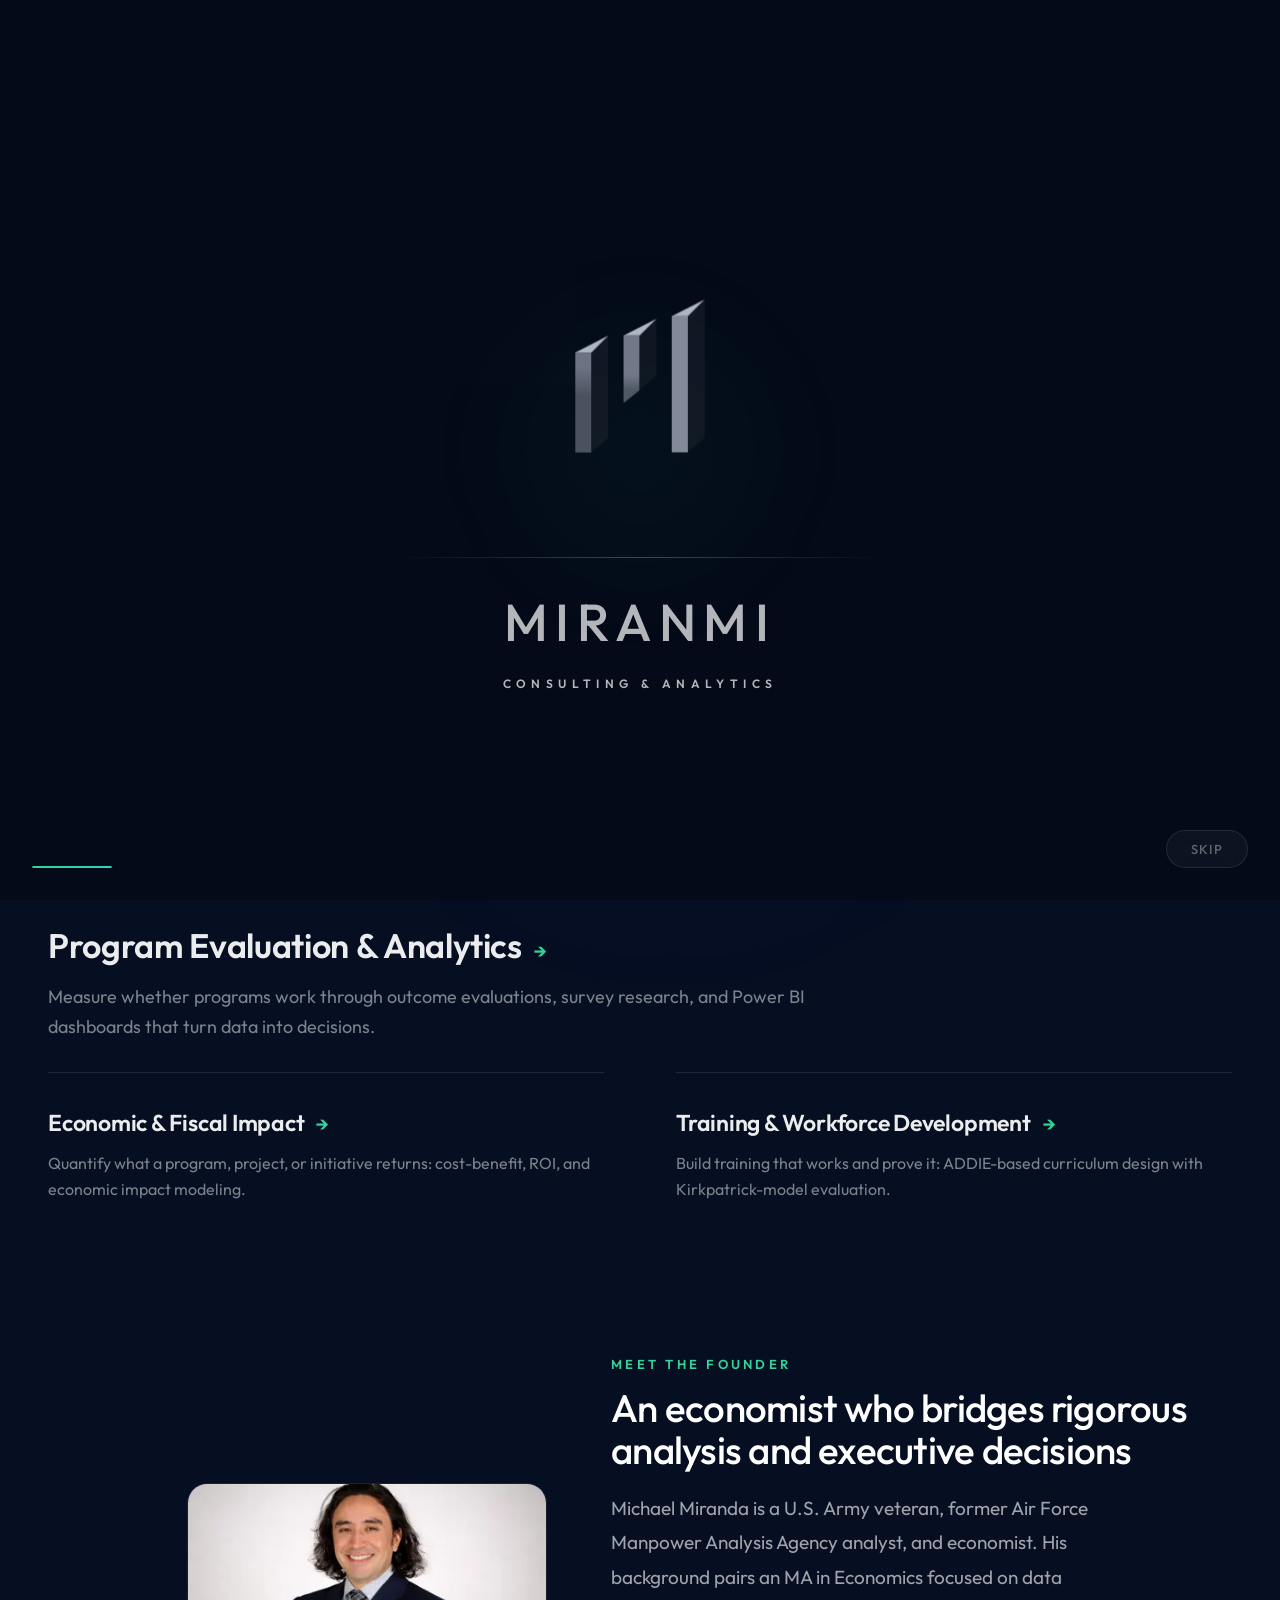
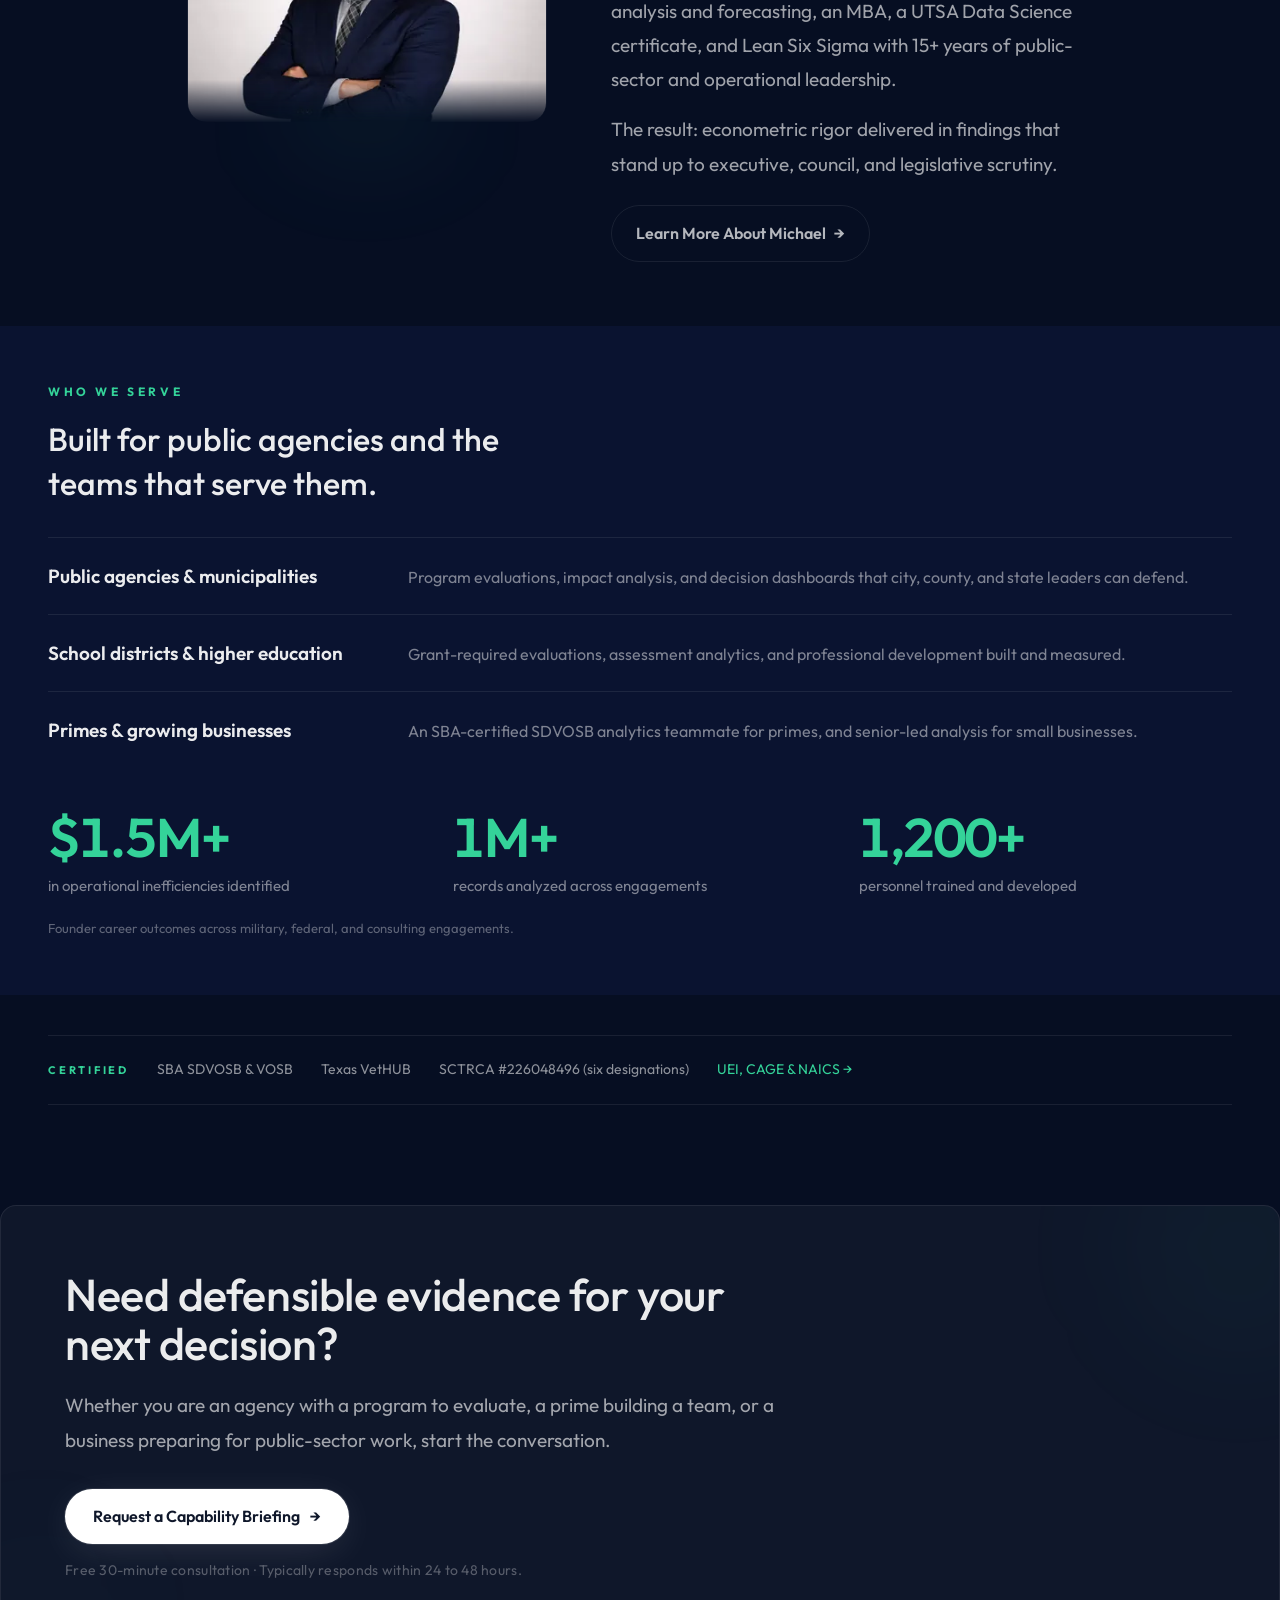
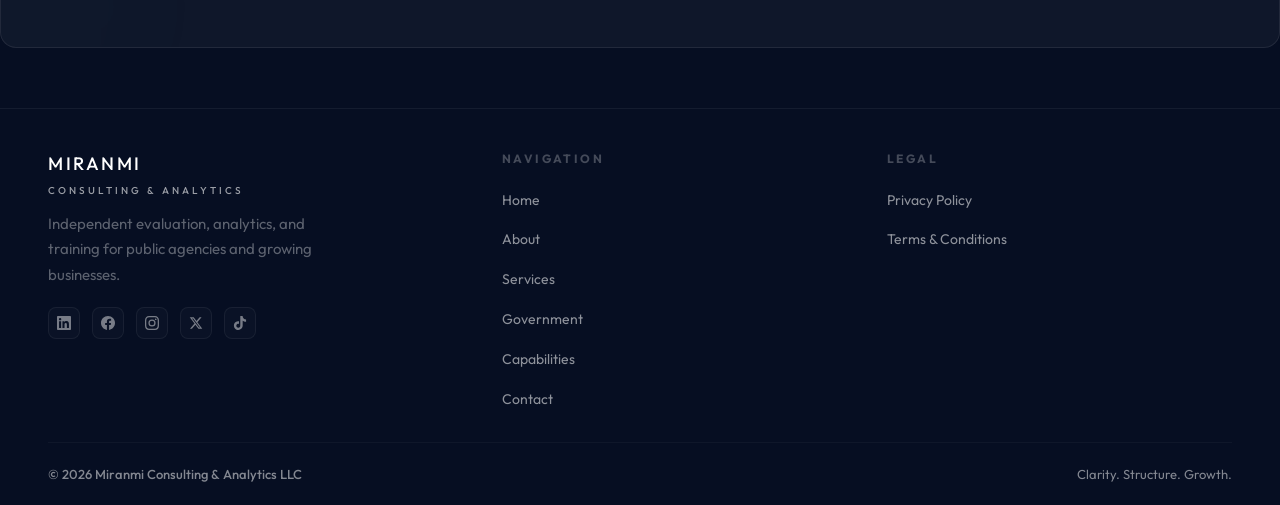
<file: index.html>
<!DOCTYPE html>
<html lang="en">
<head>
<meta charset="UTF-8">
<meta name="viewport" content="width=device-width, initial-scale=1.0">
<title>SDVOSB Program Evaluation & Analytics | Miranmi | San Antonio, TX</title>
<meta name="description" content="SBA-certified SDVOSB firm in San Antonio, TX. Program evaluation, economic impact analysis, dashboards, and training for Texas public agencies.">
<link rel="canonical" href="https://www.miranmi.com/">
<meta property="og:type" content="website">
<meta property="og:url" content="https://www.miranmi.com/">
<meta property="og:title" content="SDVOSB Program Evaluation & Analytics | Miranmi | San Antonio, TX">
<meta property="og:description" content="SBA-certified SDVOSB firm in San Antonio, TX. Program evaluation, economic impact analysis, dashboards, and training development for Texas public agencies and the primes who serve them.">
<meta property="og:image" content="https://www.miranmi.com/og-image.png">
<meta property="og:site_name" content="Miranmi Consulting & Analytics">
<meta property="og:locale" content="en_US">
<link rel="alternate" hreflang="en" href="https://www.miranmi.com/">
<link rel="alternate" hreflang="x-default" href="https://www.miranmi.com/">
<meta name="twitter:card" content="summary_large_image">
<meta name="twitter:title" content="SDVOSB Program Evaluation & Analytics | Miranmi | San Antonio, TX">
<meta name="twitter:description" content="SBA-certified SDVOSB firm in San Antonio, TX. Program evaluation, economic impact analysis, dashboards, and training development for Texas public agencies.">
<meta name="twitter:image" content="https://www.miranmi.com/og-image.png">
<link rel="icon" type="image/svg+xml" href="/favicon.svg">
<link rel="apple-touch-icon" sizes="180x180" href="/apple-touch-icon.png">
<link rel="alternate icon" href="/favicon.ico">
<link rel="preconnect" href="https://fonts.googleapis.com">
<link rel="preconnect" href="https://fonts.gstatic.com" crossorigin>
<link href="https://fonts.googleapis.com/css2?family=Outfit:wght@300;400;500;600;700&display=swap" rel="stylesheet">
<link rel="preload" href="/styles.css" as="style">
<link rel="stylesheet" href="/styles.css">
<script type="application/ld+json">
{
  "@context": "https://schema.org",
  "@type": "ProfessionalService",
  "name": "Miranmi Consulting & Analytics",
  "alternateName": "Miranmi",
  "url": "https://www.miranmi.com",
  "logo": "https://www.miranmi.com/og-image.png",
  "image": "https://www.miranmi.com/og-image.png",
  "description": "SBA-certified SDVOSB program evaluation and analytics firm in San Antonio, TX. Miranmi helps Texas public agencies, school districts, and public institutions measure program outcomes, quantify economic impact, and build effective training.",
  "telephone": "+1-210-952-8774",
  "priceRange": "$$",
  "openingHoursSpecification": {
    "@type": "OpeningHoursSpecification",
    "dayOfWeek": ["Monday","Tuesday","Wednesday","Thursday","Friday"],
    "opens": "09:00",
    "closes": "17:00"
  },
  "email": "info@miranmi.com",
  "address": {
    "@type": "PostalAddress",
    "addressLocality": "San Antonio",
    "addressRegion": "TX",
    "addressCountry": "US"
  },
  "geo": {
    "@type": "GeoCoordinates",
    "latitude": 29.4241,
    "longitude": -98.4936
  },
  "areaServed": [
    {
      "@type": "City",
      "name": "San Antonio",
      "containedInPlace": { "@type": "State", "name": "Texas" }
    },
    {
      "@type": "State",
      "name": "Texas"
    },
    {
      "@type": "Country",
      "name": "United States"
    }
  ],
  "serviceType": [
    "Program Evaluation",
    "Economic Impact Analysis",
    "Cost-Benefit Analysis",
    "Performance Measurement and Dashboards",
    "Data Analytics",
    "Survey Research",
    "Workforce and Demand Forecasting",
    "Training and Curriculum Development",
    "Government Contracting Support",
    "Business Consulting"
  ],
  "knowsAbout": [
    "Business consulting",
    "Data analytics",
    "Federal government contracting",
    "State government contracting",
    "SAM.gov registration",
    "Small business operations",
    "Veteran-owned business",
    "Public sector readiness",
    "NAICS coded consulting",
    "Prime contracting",
    "Subcontracting"
  ],
  "founder": {
    "@type": "Person",
    "name": "Michael Miranda",
    "jobTitle": "Founder",
    "image": "https://www.miranmi.com/images/miranmi_headshot_optimized-800.webp"
  },
  "additionalType": "http://www.productontology.org/id/Management_consulting",
  "isicV4": "7020",
  "hasCredential": [
    {
      "@type": "EducationalOccupationalCredential",
      "credentialCategory": "certification",
      "name": "SBA-Certified Service-Disabled Veteran-Owned Small Business (SDVOSB) and Veteran-Owned Small Business (VOSB)"
    },
    {
      "@type": "EducationalOccupationalCredential",
      "credentialCategory": "certification",
      "name": "SCTRCA Certification #226048496 (DIBE, ESBE, HABE, MBE, SBE, VBE)"
    },
    {
      "@type": "EducationalOccupationalCredential",
      "credentialCategory": "certification",
      "name": "Texas VetHUB Certified Veteran-Owned Business (VID 1414337641700)"
    },
    {
      "@type": "EducationalOccupationalCredential",
      "credentialCategory": "registration",
      "name": "SAM.gov Registration (Active): UEI JFHDS4WWQ3A1, CAGE 1AHB3"
    }
  ],
  "sameAs": [
    "https://www.linkedin.com/company/miranmiconsulting",
    "https://www.facebook.com/people/Miranmi-Consulting-Analytics/61582203251002/",
    "https://www.instagram.com/miranmiconsulting/",
    "https://x.com/miranmiconsult",
    "https://www.tiktok.com/@miranmiconsulting"
  ],
  "availableLanguage": ["en", "es"]
}
</script>
</head>
<body>
<a class="skip-link" href="#main-content"><span data-i="en" lang="en">Skip to main content</span><span data-i="es" lang="es">Saltar al contenido principal</span></a>
<div class="intro-overlay" id="introOverlay">
  <div class="intro-glow"></div>
  <div class="intro-particles">
    <div class="intro-particle" style="left:15%;top:60%;animation-delay:0.8s"></div>
    <div class="intro-particle" style="left:30%;top:45%;animation-delay:1.2s"></div>
    <div class="intro-particle" style="left:55%;top:55%;animation-delay:1.5s"></div>
    <div class="intro-particle" style="left:70%;top:40%;animation-delay:1.0s"></div>
    <div class="intro-particle" style="left:85%;top:50%;animation-delay:1.8s"></div>
    <div class="intro-particle" style="left:40%;top:65%;animation-delay:2.0s"></div>
    <div class="intro-particle" style="left:60%;top:35%;animation-delay:1.3s"></div>
    <div class="intro-particle" style="left:20%;top:50%;animation-delay:2.2s"></div>
  </div>
  <div class="intro-logo-wrap">
    <svg viewBox="0 0 23623 23623" style="fill-rule:evenodd;clip-rule:evenodd;stroke-linejoin:round;stroke-miterlimit:2;">
<defs>
<linearGradient id="ig1" x1="0" y1="0" x2="1" y2="0" gradientUnits="userSpaceOnUse" gradientTransform="matrix(0,1339.72,-5904.94,0,13251.5,8702.69)"><stop offset="0" style="stop-color:rgb(123,130,145);stop-opacity:0.87"/><stop offset="1" style="stop-color:rgb(86,93,107);stop-opacity:0.87"/></linearGradient>
<linearGradient id="ig2" x1="0" y1="0" x2="1" y2="0" gradientUnits="userSpaceOnUse" gradientTransform="matrix(0,1057.83,-3137.89,0,2877,10835.3)"><stop offset="0" style="stop-color:rgb(123,130,145);stop-opacity:0.92"/><stop offset="1" style="stop-color:rgb(86,93,107);stop-opacity:0.92"/></linearGradient>
</defs>
<g transform="matrix(1,0,0,1,0,827.251)">
<g class="intro-bar-left"><g transform="matrix(1.09,0,0,1.11,1342.5,495)">
<g transform="matrix(0.716,0,0,1.46,3920.6,-3742.5)"><path d="M5115.6,7302L5115.6,11706.8L3601,12324.8L3601,8026.5L5115.6,7302Z" style="fill:rgb(31,37,48);fill-opacity:0.5"/></g>
<g transform="matrix(0.292,0,0,1.265,4681,-1985.8)"><rect x="2737" y="7870" width="3521" height="4958" style="fill:url(#ig1)"/></g>
<g transform="matrix(1,0,0,1,2173.6,1693)"><path d="M5407.4,5222L4337.3,6279.4L3307.8,6279.4L5407.4,5222Z" style="fill:rgb(194,200,212);fill-opacity:0.9"/></g>
</g></g>
<g class="intro-bar-middle"><g transform="matrix(1.09,0,0,1.51,8043.9,-5215.2)">
<g transform="matrix(0.716,0,0,1.46,3920.6,-3742.5)"><path d="M5115.6,7499.9L5115.6,11870.3L3601,12324.8L3601,8013L5115.6,7499.9Z" style="fill:rgb(31,37,48);fill-opacity:0.5"/></g>
<g transform="matrix(0.292,0,0,1.265,4681,-1985.8)"><rect x="2737" y="7870" width="3521" height="4958" style="fill:rgb(130,138,153)"/></g>
<g transform="matrix(1,0,0,1,2173.6,1693)"><path d="M5407.4,5510.9L4337.3,6279.4L3307.8,6279.4L5407.4,5510.9Z" style="fill:rgb(194,200,212);fill-opacity:0.9"/></g>
</g></g>
<g class="intro-bar-right"><g transform="matrix(1.09,0,0,1,-1069.6,2012.2)">
<g transform="matrix(0.716,0,0,1.028,8324.9,-2637.6)"><path d="M6350.3,7422.6L6350.3,11281.4L4835.7,12255.4L4835.7,8564.4L6350.3,7422.6Z" style="fill:rgb(31,37,48);fill-opacity:0.47"/></g>
<g transform="matrix(0.292,0,0,0.945,9968.8,-1280.8)"><path d="M6258,7872.5C6258,7872.5 6255.1,11665.8 6254.9,11878.9C6254.9,11884.8 6247,11890.4 6233.3,11894L2737,12828L2737,7870L6258,7872.5Z" style="fill:url(#ig2)"/></g>
<g transform="matrix(1,0,0,1,7461.4,-160.5)"><path d="M5407.4,5153.8L4337.3,6319.1L3307.8,6319.1L5407.4,5153.8Z" style="fill:rgb(194,200,212);fill-opacity:0.9"/></g>
</g></g>
</g>
</svg>
    <div class="intro-name">MIRANMI</div>
    <div class="intro-subtitle"><span data-i="en" lang="en">Consulting &amp; Analytics</span><span data-i="es" lang="es">Consultoría y Análisis</span></div>
  </div>
  <div class="intro-line"></div>
  <div class="intro-progress"><div class="intro-progress-bar"><div class="intro-progress-fill"></div></div></div>
  <button class="intro-skip" onclick="finishIntro()">SKIP</button>
</div>
<div class="scroll-line" id="scrollLine"></div>
<div class="noise"></div>
<div class="bg-glow"><div class="g1"></div><div class="g2"></div><div class="g3"></div></div>

<nav class="nav" id="mainNav" role="navigation" aria-label="Main navigation">
  <div class="container nav-inner">
    <a href="/" class="nav-logo" aria-label="Miranmi Consulting & Analytics home">
      <svg viewBox="0 0 23623 23623" role="img" aria-label="Miranmi logo" style="fill-rule:evenodd;clip-rule:evenodd;stroke-linejoin:round;stroke-miterlimit:2;height:36px;width:36px;">
<defs>
<linearGradient id="nlg1" x1="0" y1="0" x2="1" y2="0" gradientUnits="userSpaceOnUse" gradientTransform="matrix(0,1339.72,-5904.94,0,13251.5,8702.69)"><stop offset="0" style="stop-color:rgb(123,130,145);stop-opacity:0.87"/><stop offset="1" style="stop-color:rgb(86,93,107);stop-opacity:0.87"/></linearGradient>
<linearGradient id="nlg2" x1="0" y1="0" x2="1" y2="0" gradientUnits="userSpaceOnUse" gradientTransform="matrix(0,1057.83,-3137.89,0,2877,10835.3)"><stop offset="0" style="stop-color:rgb(123,130,145);stop-opacity:0.92"/><stop offset="1" style="stop-color:rgb(86,93,107);stop-opacity:0.92"/></linearGradient>
</defs>
<g transform="matrix(1,0,0,1,0,827.251)">
<g transform="matrix(1.09,0,0,1.11,1342.5,495)">
<g transform="matrix(0.716,0,0,1.46,3920.6,-3742.5)"><path d="M5115.6,7302L5115.6,11706.8L3601,12324.8L3601,8026.5L5115.6,7302Z" style="fill:rgb(31,37,48);fill-opacity:0.5"/></g>
<g transform="matrix(0.292,0,0,1.265,4681,-1985.8)"><rect x="2737" y="7870" width="3521" height="4958" style="fill:url(#nlg1)"/></g>
<g transform="matrix(1,0,0,1,2173.6,1693)"><path d="M5407.4,5222L4337.3,6279.4L3307.8,6279.4L5407.4,5222Z" style="fill:rgb(194,200,212);fill-opacity:0.9"/></g>
</g>
<g transform="matrix(1.09,0,0,1.51,8043.9,-5215.2)">
<g transform="matrix(0.716,0,0,1.46,3920.6,-3742.5)"><path d="M5115.6,7499.9L5115.6,11870.3L3601,12324.8L3601,8013L5115.6,7499.9Z" style="fill:rgb(31,37,48);fill-opacity:0.5"/></g>
<g transform="matrix(0.292,0,0,1.265,4681,-1985.8)"><rect x="2737" y="7870" width="3521" height="4958" style="fill:rgb(130,138,153)"/></g>
<g transform="matrix(1,0,0,1,2173.6,1693)"><path d="M5407.4,5510.9L4337.3,6279.4L3307.8,6279.4L5407.4,5510.9Z" style="fill:rgb(194,200,212);fill-opacity:0.9"/></g>
</g>
<g transform="matrix(1.09,0,0,1,-1069.6,2012.2)">
<g transform="matrix(0.716,0,0,1.028,8324.9,-2637.6)"><path d="M6350.3,7422.6L6350.3,11281.4L4835.7,12255.4L4835.7,8564.4L6350.3,7422.6Z" style="fill:rgb(31,37,48);fill-opacity:0.47"/></g>
<g transform="matrix(0.292,0,0,0.945,9968.8,-1280.8)"><path d="M6258,7872.5C6258,7872.5 6255.1,11665.8 6254.9,11878.9C6254.9,11884.8 6247,11890.4 6233.3,11894L2737,12828L2737,7870L6258,7872.5Z" style="fill:url(#nlg2)"/></g>
<g transform="matrix(1,0,0,1,7461.4,-160.5)"><path d="M5407.4,5153.8L4337.3,6319.1L3307.8,6319.1L5407.4,5153.8Z" style="fill:rgb(194,200,212);fill-opacity:0.9"/></g>
</g>
</g>
</svg>
      <div>
        <div class="nav-logo-text logo-font">MIRANMI</div>
        <div class="nav-logo-sub"><span data-i="en" lang="en">Consulting & Analytics</span><span data-i="es" lang="es">Consultoría y Análisis</span></div>
      </div>
    </a>
    <ul class="nav-links" id="navLinks">
      <li><a href="/" class="active"><span data-i="en" lang="en">Home</span><span data-i="es" lang="es">Inicio</span></a></li>
      <li><a href="/about/"><span data-i="en" lang="en">About</span><span data-i="es" lang="es">Nosotros</span></a></li>
      <li><a href="/services/"><span data-i="en" lang="en">Services</span><span data-i="es" lang="es">Servicios</span></a></li>
      <li><a href="/government/"><span data-i="en" lang="en">Government</span><span data-i="es" lang="es">Gobierno</span></a></li>
      <li><a href="/capabilities/"><span data-i="en" lang="en">Capabilities</span><span data-i="es" lang="es">Capacidades</span></a></li>
      <li><a href="/contact/"><span data-i="en" lang="en">Contact</span><span data-i="es" lang="es">Contacto</span></a></li>
    </ul>
    <div class="nav-right">
      <a href="/contact/" class="nav-cta"><span data-i="en" lang="en">Free 30-Minute Consultation</span><span data-i="es" lang="es">Consulta Gratis de 30 Minutos</span></a>
      <button class="lang-btn" onclick="toggleLang()" aria-label="Toggle English and Spanish" aria-pressed="false">EN / ES</button>
      <button class="hamburger" onclick="openMenu()" aria-label="Menu" aria-expanded="false" aria-controls="mMenu"><span></span><span></span><span></span></button>
    </div>
  </div>
</nav>
<div class="mobile-overlay" id="mOverlay" onclick="closeMenu()"></div>
<div class="mobile-menu" id="mMenu">
  <div class="mobile-header">
    <div class="nav-logo" style="gap:8px;"><div><div class="nav-logo-text logo-font" style="font-size:17px;">MIRANMI</div></div></div>
    <button class="mobile-close" onclick="closeMenu()" aria-label="Close menu">&times;</button>
  </div>
  <nav class="mobile-nav">
    <a href="/" onclick="closeMenu()"><span data-i="en" lang="en">Home</span><span data-i="es" lang="es">Inicio</span></a>
    <a href="/about/" onclick="closeMenu()"><span data-i="en" lang="en">About</span><span data-i="es" lang="es">Nosotros</span></a>
    <a href="/services/" onclick="closeMenu()"><span data-i="en" lang="en">Services</span><span data-i="es" lang="es">Servicios</span></a>
    <a href="/government/" onclick="closeMenu()"><span data-i="en" lang="en">Government</span><span data-i="es" lang="es">Gobierno</span></a>
    <a href="/capabilities/" onclick="closeMenu()"><span data-i="en" lang="en">Capabilities</span><span data-i="es" lang="es">Capacidades</span></a>
    <a href="/contact/" onclick="closeMenu()"><span data-i="en" lang="en">Contact</span><span data-i="es" lang="es">Contacto</span></a>
  </nav>
  <div class="mobile-footer">
    <a href="/contact/" onclick="closeMenu()"><span data-i="en" lang="en">Free 30-Minute Consultation</span><span data-i="es" lang="es">Consulta Gratis de 30 Minutos</span> &rarr;</a>
  </div>
</div>

<main id="main-content">
<section class="home-hero container" id="home">
  <div>
    <div class="reveal">
      <div class="page-hero" style="padding:0;">
        <div class="eyebrow"><span class="dot"></span> <span data-i="en" lang="en">SBA-Certified SDVOSB · San Antonio, TX</span><span data-i="es" lang="es">SDVOSB Certificada por la SBA · San Antonio, TX</span></div>
      </div>
    </div>
    <div class="reveal" style="transition-delay:0.12s">
      <h1 class="serif" style="font-size:clamp(2.4rem, 6vw, 4.2rem); line-height:1.08; color:var(--white); max-width:640px;">
        <span data-i="en" lang="en">Clarity<span style="color:var(--emerald);">.</span> Structure<span style="color:var(--emerald);">.</span> Growth<span style="color:var(--emerald);">.</span></span>
        <span data-i="es" lang="es">Claridad<span style="color:var(--emerald);">.</span> Estructura<span style="color:var(--emerald);">.</span> Crecimiento<span style="color:var(--emerald);">.</span></span>
      </h1>
    </div>
    <div class="reveal" style="transition-delay:0.24s">
      <p style="margin-top:28px; max-width:560px; font-size:19px; line-height:1.8; color:var(--text);">
        <span data-i="en" lang="en">Independent program evaluation, economic impact analysis, and training development for Texas public agencies.</span>
        <span data-i="es" lang="es">Evaluación independiente de programas, análisis de impacto económico y desarrollo de capacitación para agencias públicas de Texas.</span>
      </p>
    </div>
    <div class="reveal" style="transition-delay:0.34s">
      <div style="margin-top:36px; display:flex; flex-wrap:wrap; gap:16px;">
        <a href="/contact/" class="btn-primary"><span data-i="en" lang="en">Request a Capability Briefing</span><span data-i="es" lang="es">Solicitar una Presentación de Capacidades</span> <span>&rarr;</span></a>
        <a href="/Miranmi-Capability-Statement.pdf" class="btn-outline" download><span data-i="en" lang="en">Capability Statement (PDF)</span><span data-i="es" lang="es">Declaración de Capacidades (PDF)</span> <span>&darr;</span></a>
      </div>
    </div>
  </div>
  <div>
    <div class="hero-card">
      <div class="hero-card-outer"></div>
      <div class="hero-card-inner">
        <div class="hero-card-glow"></div>
        <div class="hero-card-logo"><svg viewBox="0 0 23623 23623" overflow="visible" style="fill-rule:evenodd;clip-rule:evenodd;stroke-linejoin:round;stroke-miterlimit:2;">
<defs>
<linearGradient id="hlg1" x1="0" y1="0" x2="1" y2="0" gradientUnits="userSpaceOnUse" gradientTransform="matrix(0,1339.72,-5904.94,0,13251.5,8702.69)"><stop offset="0" style="stop-color:rgb(123,130,145);stop-opacity:0.87"/><stop offset="1" style="stop-color:rgb(86,93,107);stop-opacity:0.87"/></linearGradient>
<linearGradient id="hlg2" x1="0" y1="0" x2="1" y2="0" gradientUnits="userSpaceOnUse" gradientTransform="matrix(0,1057.83,-3137.89,0,2877,10835.3)"><stop offset="0" style="stop-color:rgb(123,130,145);stop-opacity:0.92"/><stop offset="1" style="stop-color:rgb(86,93,107);stop-opacity:0.92"/></linearGradient>
</defs>
<g transform="matrix(1,0,0,1,0,827.251)">
<g transform="matrix(1.089827,0,0,1.110037,1342.505478,494.969771)">
<g class="miranmi-bar-left">
<g transform="matrix(0.715535,0,0,1.459537,3920.555046,-3742.470465)"><path d="M5115.604,7301.952L5115.604,11706.754L3601,12324.799L3601,8026.457L5115.604,7301.952Z" style="fill:rgb(31,37,48);fill-opacity:0.5"/></g>
<g transform="matrix(0.292407,0,0,1.265347,4681.029024,-1985.840144)"><rect x="2737" y="7870" width="3521" height="4958" style="fill:url(#hlg1)"/></g>
<g transform="matrix(1,0,0,1,2173.57874,1693)"><path d="M5407.37,5222L4337.332,6279.441L3307.768,6279.441L5407.37,5222Z" style="fill:rgb(194,200,212);fill-opacity:0.9"/></g>
</g>
</g>
<g transform="matrix(1.089827,0,0,1.50948,8043.897214,-5215.227595)">
<g class="miranmi-bar-middle">
<g transform="matrix(0.715535,0,0,1.459537,3920.555046,-3742.470465)"><path d="M5115.604,7499.925L5115.604,11870.335L3601,12324.799L3601,8013.015L5115.604,7499.925Z" style="fill:rgb(31,37,48);fill-opacity:0.5"/></g>
<g transform="matrix(0.292407,0,0,1.265347,4681.029024,-1985.840144)"><rect x="2737" y="7870" width="3521" height="4958" style="fill:rgb(130,138,153)"/></g>
<g transform="matrix(1,0,0,1,2173.57874,1693)"><path d="M5407.37,5510.874L4337.332,6279.441L3307.768,6279.441L5407.37,5510.874Z" style="fill:rgb(194,200,212);fill-opacity:0.9"/></g>
</g>
</g>
<g transform="matrix(1.089827,0,0,1,-1069.6,2012.2)">
<g class="miranmi-bar-right">
<g transform="matrix(0.715535,0,0,1.028,8324.9,-2637.6)"><path d="M6350.304,7422.626L6350.304,11281.412L4835.699,12255.412L4835.699,8564.426L6350.304,7422.626Z" style="fill:rgb(31,37,48);fill-opacity:0.47"/></g>
<g transform="matrix(0.292407,0,0,0.945,9968.8,-1280.8)"><path d="M6258,7872.5C6258,7872.5 6255.1,11665.8 6254.9,11878.9C6254.9,11884.8 6247,11890.4 6233.3,11894L2737,12828L2737,7870L6258,7872.5Z" style="fill:url(#hlg2)"/></g>
<g transform="matrix(1,0,0,1,7461.4,-160.5)"><path d="M5407.37,5153.78L4337.332,6319.117L3307.768,6319.117L5407.37,5153.78Z" style="fill:rgb(194,200,212);fill-opacity:0.9"/></g>
</g>
</g>
</g>
</svg></div>
        <div class="hero-card-name logo-font">MIRANMI</div>
        <div class="hero-card-sub"><span data-i="en" lang="en">Consulting & Analytics</span><span data-i="es" lang="es">Consultoría y Análisis</span></div>
        <div class="hero-card-line"></div>
        <div class="hero-card-tagline"><span data-i="en" lang="en">Evidence for public decisions.</span><span data-i="es" lang="es">Evidencia para decisiones públicas.</span></div>
      </div>
    </div>
  </div>
</section>

<section class="section-pad">
  <div class="container">
    <div class="reveal">
      <div class="section-label"><span data-i="en" lang="en">Our approach</span><span data-i="es" lang="es">Nuestro enfoque</span></div>
      <h2 class="section-title serif"><span data-i="en" lang="en">How Miranmi helps</span><span data-i="es" lang="es">Cómo ayuda Miranmi</span></h2>
      <p class="section-text"><span data-i="en" lang="en">Three practice areas, one standard: findings and deliverables built to be defended before councils, boards, legislatures, and auditors.</span><span data-i="es" lang="es">Tres áreas de práctica, un mismo estándar: hallazgos y entregables diseñados para defenderse ante concejos, juntas directivas, legislaturas y auditores.</span></p>
    </div>
    <div class="svc-index">
    <a href="/capabilities/" class="svc-item svc-lead reveal">
      <h3><span data-i="en" lang="en">Program Evaluation &amp; Analytics</span><span data-i="es" lang="es">Evaluación de Programas y Análisis</span> <span class="chev">&rarr;</span></h3>
      <p><span data-i="en" lang="en">Measure whether programs work through outcome evaluations, survey research, and Power BI dashboards that turn data into decisions.</span><span data-i="es" lang="es">Mida si los programas funcionan mediante evaluaciones de resultados, investigación por encuestas y tableros de Power BI que convierten datos en decisiones.</span></p>
    </a>
    <a href="/capabilities/" class="svc-item reveal" style="transition-delay:0.08s">
      <h3><span data-i="en" lang="en">Economic &amp; Fiscal Impact</span><span data-i="es" lang="es">Impacto Económico y Fiscal</span> <span class="chev">&rarr;</span></h3>
      <p><span data-i="en" lang="en">Quantify what a program, project, or initiative returns: cost-benefit, ROI, and economic impact modeling.</span><span data-i="es" lang="es">Cuantifique lo que devuelve un programa, proyecto o iniciativa: modelado de costo-beneficio, ROI e impacto económico.</span></p>
    </a>
    <a href="/capabilities/" class="svc-item reveal" style="transition-delay:0.16s">
      <h3><span data-i="en" lang="en">Training &amp; Workforce Development</span><span data-i="es" lang="es">Capacitación y Desarrollo de Fuerza Laboral</span> <span class="chev">&rarr;</span></h3>
      <p><span data-i="en" lang="en">Build training that works and prove it: ADDIE-based curriculum design with Kirkpatrick-model evaluation.</span><span data-i="es" lang="es">Desarrolle capacitación que funcione y demuéstrelo: diseño curricular basado en ADDIE con evaluación del modelo Kirkpatrick.</span></p>
    </a>
    </div>
  </div>
</section>

<section class="container founder-section">
  <div class="founder-grid">
    <div class="reveal-left">
      <div class="founder-photo-wrap">
        <div class="founder-photo-glow"></div>
        <picture>
          <source type="image/webp" srcset="/images/miranmi_headshot_optimized-400.webp 400w, /images/miranmi_headshot_optimized-800.webp 800w" sizes="(max-width: 640px) 320px, 400px">
          <img src="/images/miranmi_headshot_optimized-400.png" alt="Michael Miranda, Founder of Miranmi Consulting & Analytics" class="founder-photo" width="400" height="500" loading="lazy" decoding="async">
        </picture>
      </div>
    </div>
    <div class="reveal-right" style="transition-delay:0.15s">
      <p class="founder-label"><span data-i="en" lang="en">Meet the Founder</span><span data-i="es" lang="es">Conoce al Fundador</span></p>
      <h2 class="serif founder-name" style="font-size:clamp(1.6rem,3.5vw,2.4rem);"><span data-i="en" lang="en">An economist who bridges rigorous analysis and executive decisions</span><span data-i="es" lang="es">Un economista que une el análisis riguroso con las decisiones ejecutivas</span></h2>
      <p class="founder-bio">
        <span data-i="en" lang="en">Michael Miranda is a U.S. Army veteran, former Air Force Manpower Analysis Agency analyst, and economist. His background pairs an MA in Economics focused on data analysis and forecasting, an MBA, a UTSA Data Science certificate, and Lean Six Sigma with 15+ years of public-sector and operational leadership.</span>
        <span data-i="es" lang="es">Michael Miranda es veterano del Ejército de EE.UU., ex analista de la Agencia de Análisis de Personal de la Fuerza Aérea y economista. Su formación combina una Maestría en Economía enfocada en análisis de datos y pronósticos, un MBA, un certificado en Ciencia de Datos de UTSA y Lean Six Sigma, con más de 15 años de liderazgo operativo y en el sector público.</span>
      </p>
      <p class="founder-bio" style="margin-top:16px;">
        <span data-i="en" lang="en">The result: econometric rigor delivered in findings that stand up to executive, council, and legislative scrutiny.</span>
        <span data-i="es" lang="es">El resultado: rigor econométrico en hallazgos que resisten el escrutinio ejecutivo, de concejos y legislativo.</span>
      </p>
      <a href="/about/" class="btn-outline" style="margin-top: 24px;">
        <span data-i="en" lang="en">Learn More About Michael</span><span data-i="es" lang="es">Más sobre Michael</span> <span>&rarr;</span>
      </a>
    </div>
  </div>
</section>
<section class="tonal-band">
  <div class="container">
    <div class="reveal">
      <div class="band-eyebrow"><span data-i="en" lang="en">Who we serve</span><span data-i="es" lang="es">A quién servimos</span></div>
      <h2 class="band-statement"><span data-i="en" lang="en">Built for public agencies and the teams that serve them.</span><span data-i="es" lang="es">Creado para agencias públicas y los equipos que las atienden.</span></h2>
    </div>
    <div class="aud-rows">
      <div class="aud-row reveal">
        <h3><span data-i="en" lang="en">Public agencies &amp; municipalities</span><span data-i="es" lang="es">Agencias públicas y municipios</span></h3>
        <p><span data-i="en" lang="en">Program evaluations, impact analysis, and decision dashboards that city, county, and state leaders can defend.</span><span data-i="es" lang="es">Evaluaciones de programas, análisis de impacto y tableros de decisión que los líderes municipales, de condado y estatales pueden defender.</span></p>
      </div>
      <div class="aud-row reveal" style="transition-delay:0.08s">
        <h3><span data-i="en" lang="en">School districts &amp; higher education</span><span data-i="es" lang="es">Distritos escolares y educación superior</span></h3>
        <p><span data-i="en" lang="en">Grant-required evaluations, assessment analytics, and professional development built and measured.</span><span data-i="es" lang="es">Evaluaciones requeridas por subvenciones, análisis de evaluaciones y desarrollo profesional diseñado y medido.</span></p>
      </div>
      <div class="aud-row reveal" style="transition-delay:0.16s">
        <h3><span data-i="en" lang="en">Primes &amp; growing businesses</span><span data-i="es" lang="es">Contratistas principales y empresas en crecimiento</span></h3>
        <p><span data-i="en" lang="en">An SBA-certified SDVOSB analytics teammate for primes, and senior-led analysis for small businesses.</span><span data-i="es" lang="es">Un socio analítico SDVOSB certificado por la SBA para contratistas principales, y análisis senior para pequeñas empresas.</span></p>
      </div>
    </div>
    <div class="stat-strip">
      <div class="stat-item reveal"><div class="stat-num">$1.5M+</div><div class="stat-cap"><span data-i="en" lang="en">in operational inefficiencies identified</span><span data-i="es" lang="es">en ineficiencias operativas identificadas</span></div></div>
      <div class="stat-item reveal" style="transition-delay:0.08s"><div class="stat-num">1M+</div><div class="stat-cap"><span data-i="en" lang="en">records analyzed across engagements</span><span data-i="es" lang="es">registros analizados en distintos proyectos</span></div></div>
      <div class="stat-item reveal" style="transition-delay:0.16s"><div class="stat-num">1,200+</div><div class="stat-cap"><span data-i="en" lang="en">personnel trained and developed</span><span data-i="es" lang="es">personas capacitadas y desarrolladas</span></div></div>
    </div>
    <p class="reveal" style="margin-top:20px;font-size:13px;color:rgba(255,255,255,0.35);"><span data-i="en" lang="en">Founder career outcomes across military, federal, and consulting engagements.</span><span data-i="es" lang="es">Resultados de la carrera del fundador en proyectos militares, federales y de consultoría.</span></p>
  </div>
</section>


<section class="section-pad-sm"><div class="container">
  <div class="reveal" style="border-top:1px solid rgba(255,255,255,0.08); border-bottom:1px solid rgba(255,255,255,0.08); padding:22px 0; display:flex; flex-wrap:wrap; gap:10px 28px; align-items:center; font-size:14px; color:rgba(255,255,255,0.55);">
    <span style="font-weight:700; letter-spacing:0.25em; text-transform:uppercase; font-size:11px; color:var(--emerald);"><span data-i="en" lang="en">Certified</span><span data-i="es" lang="es">Certificada</span></span>
    <span>SBA SDVOSB &amp; VOSB</span>
    <span>Texas VetHUB</span>
    <span>SCTRCA #226048496 <span data-i="en" lang="en">(six designations)</span><span data-i="es" lang="es">(seis designaciones)</span></span>
    <a href="/capabilities/" style="color:var(--emerald);"><span data-i="en" lang="en">UEI, CAGE &amp; NAICS &rarr;</span><span data-i="es" lang="es">UEI, CAGE y NAICS &rarr;</span></a>
  </div>
</div></section>
<section class="container section-pad">
  <div class="reveal-scale">
    <div class="cta-section">
      <div class="cta-glow1"></div>
      <div class="cta-glow2"></div>
      <div class="cta-inner" style="max-width:720px;">
        <h2 class="serif"><span data-i="en" lang="en">Need defensible evidence for your next decision?</span><span data-i="es" lang="es">¿Necesita evidencia defendible para su próxima decisión?</span></h2>
        <p><span data-i="en" lang="en">Whether you are an agency with a program to evaluate, a prime building a team, or a business preparing for public-sector work, start the conversation.</span><span data-i="es" lang="es">Ya sea una agencia con un programa por evaluar, un contratista principal formando equipo o una empresa preparándose para el sector público, iniciemos la conversación.</span></p>
        <div style="margin-top:32px;">
          <a href="/contact/" class="btn-primary"><span data-i="en" lang="en">Request a Capability Briefing</span><span data-i="es" lang="es">Solicitar una Presentación de Capacidades</span> <span>&rarr;</span></a>
          <p style="margin-top:14px;font-size:14px;color:rgba(255,255,255,0.3);letter-spacing:0.02em;"><span data-i="en" lang="en">Free 30-minute consultation · Typically responds within 24 to 48 hours.</span><span data-i="es" lang="es">Consulta gratuita de 30 minutos · Normalmente respondemos en un plazo de 24 a 48 horas.</span></p>
        </div>
      </div>
    </div>
  </div>
</section>
</main>

<footer class="footer">
  <div class="container">
    <div class="footer-top">
      <div class="footer-brand">
        <div class="nav-logo" style="gap:8px;pointer-events:none;">
          <div><div class="nav-logo-text logo-font" style="font-size:18px;">MIRANMI</div>
          <div class="nav-logo-sub" style="margin-top:2px;"><span data-i="en" lang="en">Consulting & Analytics</span><span data-i="es" lang="es">Consultoría y Análisis</span></div></div>
        </div>
        <p><span data-i="en" lang="en">Independent evaluation, analytics, and training for public agencies and growing businesses.</span><span data-i="es" lang="es">Evaluación independiente, análisis y capacitación para agencias públicas y empresas en crecimiento.</span></p>
        <div class="footer-social" style="margin-top:20px;">
          <a href="https://www.linkedin.com/company/miranmiconsulting" target="_blank" rel="noopener noreferrer" aria-label="LinkedIn"><svg viewBox="0 0 24 24"><path d="M20.447 20.452h-3.554v-5.569c0-1.328-.027-3.037-1.852-3.037-1.853 0-2.136 1.445-2.136 2.939v5.667H9.351V9h3.414v1.561h.046c.477-.9 1.637-1.85 3.37-1.85 3.601 0 4.267 2.37 4.267 5.455v6.286zM5.337 7.433a2.062 2.062 0 01-2.063-2.065 2.064 2.064 0 112.063 2.065zm1.782 13.019H3.555V9h3.564v11.452zM22.225 0H1.771C.792 0 0 .774 0 1.729v20.542C0 23.227.792 24 1.771 24h20.451C23.2 24 24 23.227 24 22.271V1.729C24 .774 23.2 0 22.222 0h.003z"/></svg></a>
          <a href="https://www.facebook.com/people/Miranmi-Consulting-Analytics/61582203251002/" target="_blank" rel="noopener noreferrer" aria-label="Facebook"><svg viewBox="0 0 24 24"><path d="M24 12.073c0-6.627-5.373-12-12-12s-12 5.373-12 12c0 5.99 4.388 10.954 10.125 11.854v-8.385H7.078v-3.47h3.047V9.43c0-3.007 1.792-4.669 4.533-4.669 1.312 0 2.686.235 2.686.235v2.953H15.83c-1.491 0-1.956.925-1.956 1.874v2.25h3.328l-.532 3.47h-2.796v8.385C19.612 23.027 24 18.062 24 12.073z"/></svg></a>
          <a href="https://www.instagram.com/miranmiconsulting/" target="_blank" rel="noopener noreferrer" aria-label="Instagram"><svg viewBox="0 0 24 24"><path d="M12 2.163c3.204 0 3.584.012 4.85.07 3.252.148 4.771 1.691 4.919 4.919.058 1.265.069 1.645.069 4.849 0 3.205-.012 3.584-.069 4.849-.149 3.225-1.664 4.771-4.919 4.919-1.266.058-1.644.07-4.85.07-3.204 0-3.584-.012-4.849-.07-3.26-.149-4.771-1.699-4.919-4.92-.058-1.265-.07-1.644-.07-4.849 0-3.204.013-3.583.07-4.849.149-3.227 1.664-4.771 4.919-4.919 1.266-.057 1.645-.069 4.849-.069zM12 0C8.741 0 8.333.014 7.053.072 2.695.272.273 2.69.073 7.052.014 8.333 0 8.741 0 12c0 3.259.014 3.668.072 4.948.2 4.358 2.618 6.78 6.98 6.98C8.333 23.986 8.741 24 12 24c3.259 0 3.668-.014 4.948-.072 4.354-.2 6.782-2.618 6.979-6.98.059-1.28.073-1.689.073-4.948 0-3.259-.014-3.667-.072-4.947-.196-4.354-2.617-6.78-6.979-6.98C15.668.014 15.259 0 12 0zm0 5.838a6.162 6.162 0 100 12.324 6.162 6.162 0 000-12.324zM12 16a4 4 0 110-8 4 4 0 010 8zm6.406-11.845a1.44 1.44 0 100 2.881 1.44 1.44 0 000-2.881z"/></svg></a>
          <a href="https://x.com/miranmiconsult" target="_blank" rel="noopener noreferrer" aria-label="X"><svg viewBox="0 0 24 24"><path d="M18.244 2.25h3.308l-7.227 8.26 8.502 11.24H16.17l-5.214-6.817L4.99 21.75H1.68l7.73-8.835L1.254 2.25H8.08l4.713 6.231zm-1.161 17.52h1.833L7.084 4.126H5.117z"/></svg></a>
          <a href="https://www.tiktok.com/@miranmiconsulting" target="_blank" rel="noopener noreferrer" aria-label="TikTok"><svg viewBox="0 0 24 24"><path d="M12.525.02c1.31-.02 2.61-.01 3.91-.02.08 1.53.63 3.09 1.75 4.17 1.12 1.11 2.7 1.62 4.24 1.79v4.03c-1.44-.05-2.89-.35-4.2-.97-.57-.26-1.1-.59-1.62-.93-.01 2.92.01 5.84-.02 8.75-.08 1.4-.54 2.79-1.35 3.94-1.31 1.92-3.58 3.17-5.91 3.21-1.43.08-2.86-.31-4.08-1.03-2.02-1.19-3.44-3.37-3.65-5.71-.02-.5-.03-1-.01-1.49.18-1.9 1.12-3.72 2.58-4.96 1.66-1.44 3.98-2.13 6.15-1.72.02 1.48-.04 2.96-.04 4.44-.99-.32-2.15-.23-3.02.37-.63.41-1.11 1.04-1.36 1.75-.21.51-.15 1.07-.14 1.61.24 1.64 1.82 3.02 3.5 2.87 1.12-.01 2.19-.66 2.77-1.61.19-.33.4-.67.41-1.06.1-1.79.06-3.57.07-5.36.01-4.03-.01-8.05.02-12.07z"/></svg></a>
        </div>
      </div>
      <div>
        <div class="footer-col-title"><span data-i="en" lang="en">Navigation</span><span data-i="es" lang="es">Navegación</span></div>
        <nav class="footer-nav" aria-label="Footer navigation">
          <a href="/"><span data-i="en" lang="en">Home</span><span data-i="es" lang="es">Inicio</span></a>
          <a href="/about/"><span data-i="en" lang="en">About</span><span data-i="es" lang="es">Nosotros</span></a>
          <a href="/services/"><span data-i="en" lang="en">Services</span><span data-i="es" lang="es">Servicios</span></a>
          <a href="/government/"><span data-i="en" lang="en">Government</span><span data-i="es" lang="es">Gobierno</span></a>
          <a href="/capabilities/"><span data-i="en" lang="en">Capabilities</span><span data-i="es" lang="es">Capacidades</span></a>
          <a href="/contact/"><span data-i="en" lang="en">Contact</span><span data-i="es" lang="es">Contacto</span></a>
        </nav>
      </div>
      <div>
        <div class="footer-col-title"><span data-i="en" lang="en">Legal</span><span data-i="es" lang="es">Legal</span></div>
        <div class="footer-legal-links">
          <a href="/privacy-policy/"><span data-i="en" lang="en">Privacy Policy</span><span data-i="es" lang="es">Política de Privacidad</span></a>
          <a href="/terms/"><span data-i="en" lang="en">Terms & Conditions</span><span data-i="es" lang="es">Términos y Condiciones</span></a>
        </div>
      </div>
    </div>
    <div class="footer-bottom">
      <div class="footer-copy">&copy; 2026 Miranmi Consulting &amp; Analytics LLC</div>
      <div class="footer-tagline"><span data-i="en" lang="en">Clarity. Structure. Growth.</span><span data-i="es" lang="es">Claridad. Estructura. Crecimiento.</span></div>
    </div>
  </div>
</footer>

<script src="/main.js"></script>
<script src="/intro.js"></script>
</body>
</html>
</file>
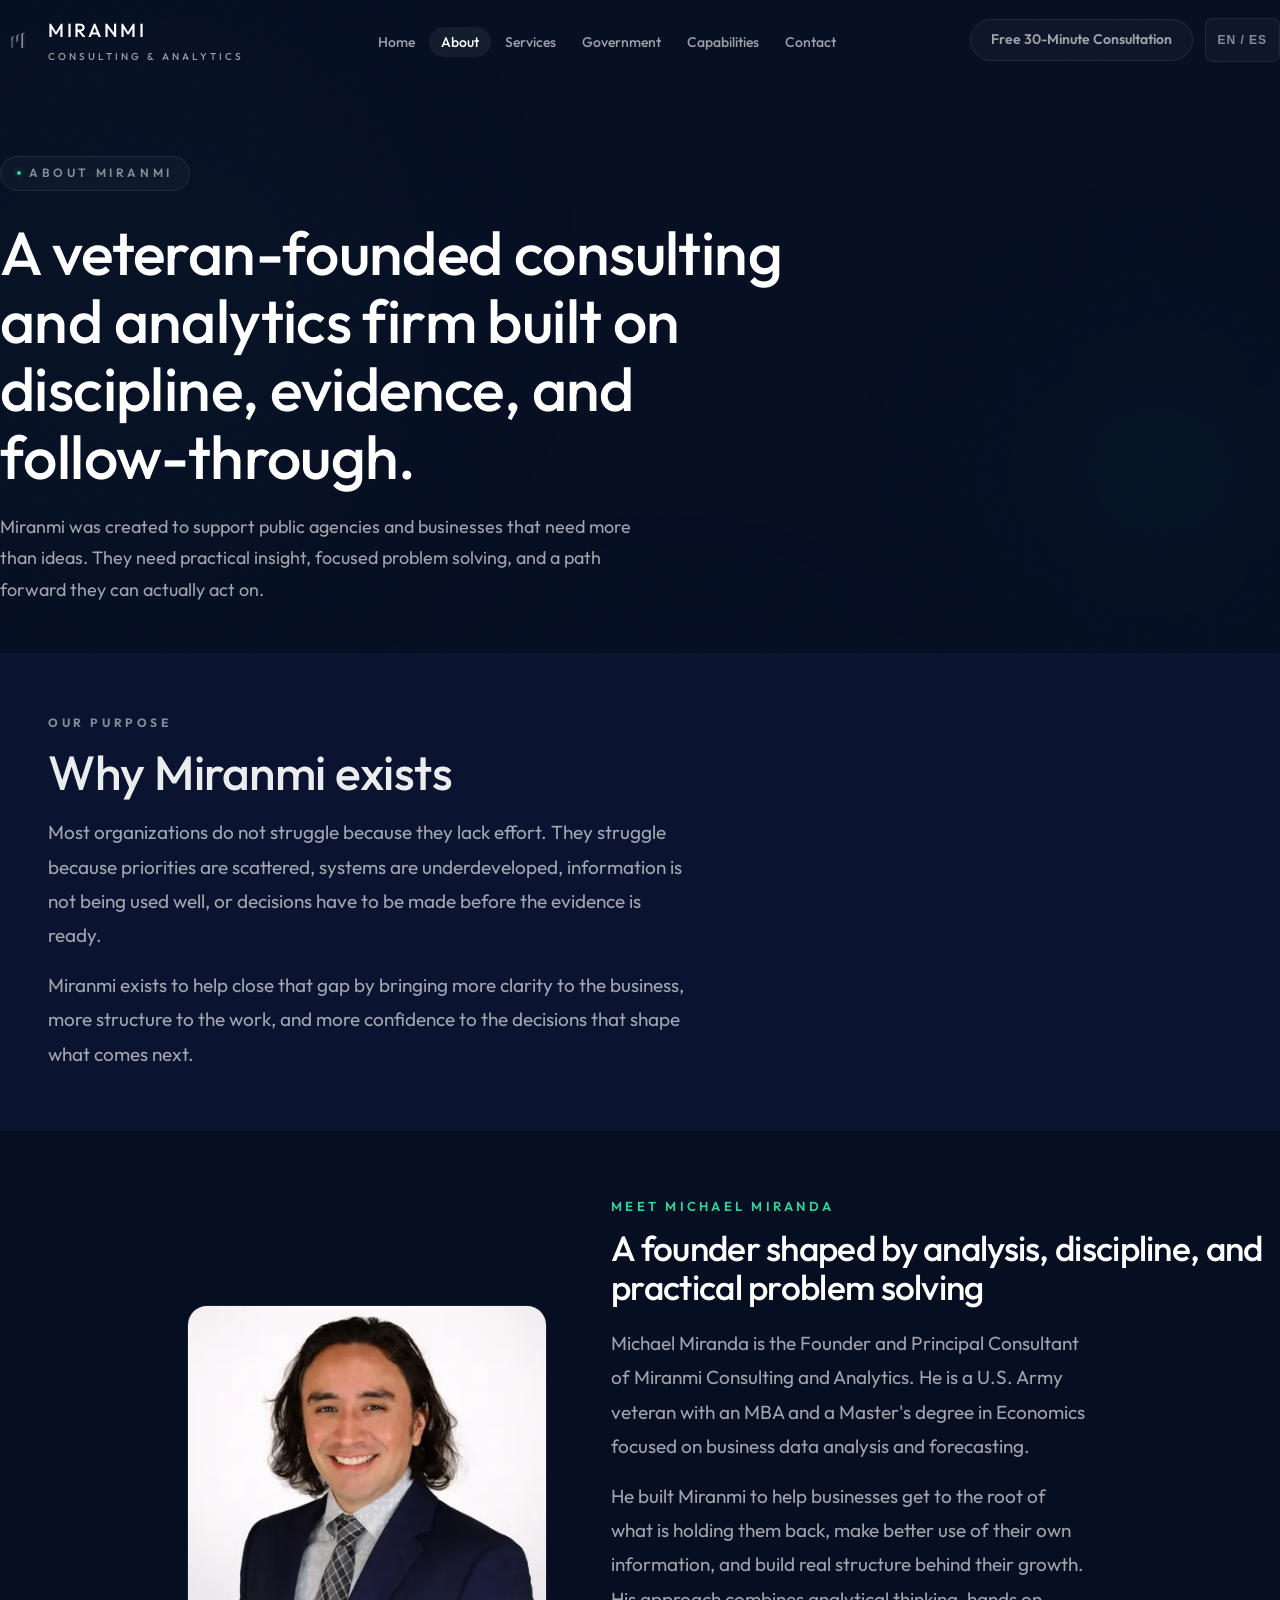
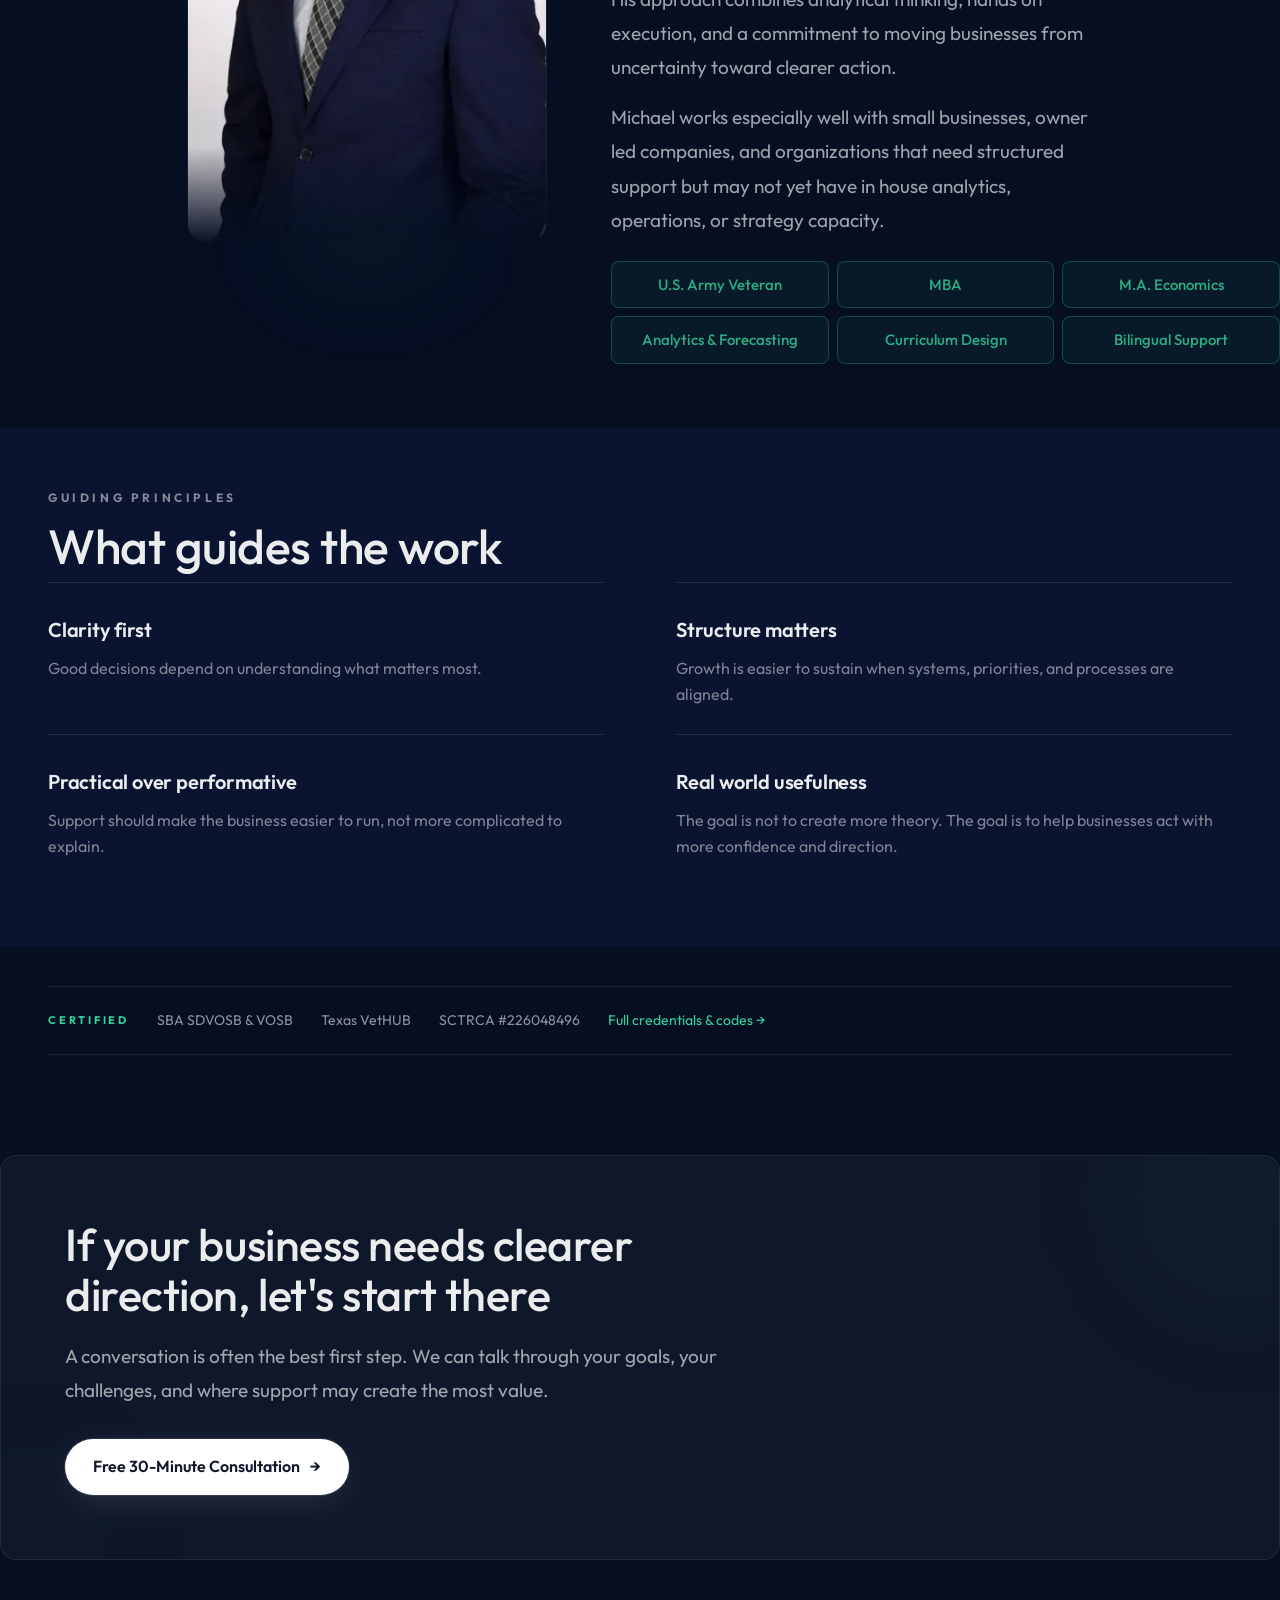
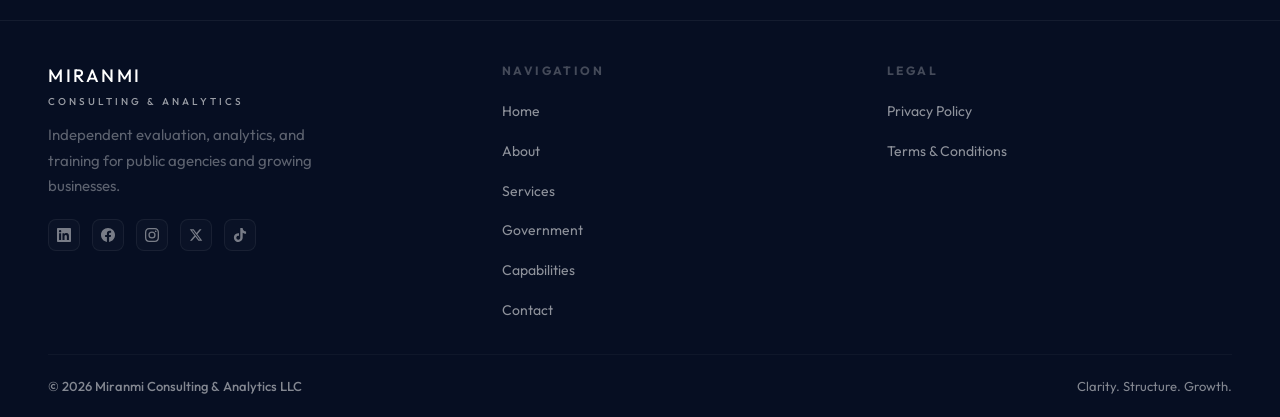
<file: about/index.html>
<!DOCTYPE html>
<html lang="en">
<head>
<meta charset="UTF-8">
<meta name="viewport" content="width=device-width, initial-scale=1.0">
<title>About Miranmi | SBA-Certified SDVOSB Consulting & Analytics Firm in San Antonio</title>
<meta name="description" content="Meet Michael Miranda, founder of Miranmi Consulting & Analytics. SBA-certified SDVOSB firm in San Antonio, TX offering program evaluation, analytics, and training development.">
<link rel="canonical" href="https://www.miranmi.com/about/">
<meta property="og:type" content="website">
<meta property="og:url" content="https://www.miranmi.com/about/">
<meta property="og:title" content="About | Miranmi Consulting & Analytics">
<meta property="og:description" content="Meet Michael Miranda, founder of Miranmi Consulting & Analytics. SBA-certified SDVOSB firm in San Antonio, TX offering program evaluation, analytics, and training development.">
<meta property="og:image" content="https://www.miranmi.com/og-image.png">
<meta property="og:site_name" content="Miranmi Consulting & Analytics">
<meta property="og:locale" content="en_US">
<link rel="alternate" hreflang="en" href="https://www.miranmi.com/about/">
<link rel="alternate" hreflang="x-default" href="https://www.miranmi.com/about/">
<meta name="twitter:card" content="summary_large_image">
<meta name="twitter:title" content="About | Miranmi Consulting & Analytics">
<meta name="twitter:description" content="Meet Michael Miranda, founder of Miranmi Consulting & Analytics. SBA-certified SDVOSB firm in San Antonio, TX offering program evaluation, analytics, and training development.">
<meta name="twitter:image" content="https://www.miranmi.com/og-image.png">
<link rel="icon" type="image/svg+xml" href="/favicon.svg">
<link rel="apple-touch-icon" sizes="180x180" href="/apple-touch-icon.png">
<link rel="alternate icon" href="/favicon.ico">
<link rel="preconnect" href="https://fonts.googleapis.com">
<link rel="preconnect" href="https://fonts.gstatic.com" crossorigin>
<link href="https://fonts.googleapis.com/css2?family=Outfit:wght@300;400;500;600;700&display=swap" rel="stylesheet">
<link rel="preload" href="/styles.css" as="style">
<link rel="stylesheet" href="/styles.css">
<script type="application/ld+json">
{
  "@context": "https://schema.org",
  "@type": "AboutPage",
  "mainEntity": {
    "@type": "ProfessionalService",
    "name": "Miranmi Consulting & Analytics",
    "url": "https://www.miranmi.com",
    "founder": {
      "@type": "Person",
      "name": "Michael Miranda",
      "jobTitle": "Founder",
      "image": "https://www.miranmi.com/images/michael-miranda-800.webp"
    },
    "description": "SBA-certified SDVOSB program evaluation and analytics firm in San Antonio, TX, led by founder Michael Miranda."
  },
  "availableLanguage": ["en", "es"]
}
</script>
</head>
<body>
<a class="skip-link" href="#main-content"><span data-i="en" lang="en">Skip to main content</span><span data-i="es" lang="es">Saltar al contenido principal</span></a>
<div class="scroll-line" id="scrollLine"></div>
<div class="noise"></div>
<div class="bg-glow"><div class="g1"></div><div class="g2"></div><div class="g3"></div></div>

<nav class="nav" id="mainNav" role="navigation" aria-label="Main navigation">
  <div class="container nav-inner">
    <a href="/" class="nav-logo" aria-label="Miranmi Consulting & Analytics home">
      <svg viewBox="0 0 23623 23623" role="img" aria-label="Miranmi logo" style="fill-rule:evenodd;clip-rule:evenodd;stroke-linejoin:round;stroke-miterlimit:2;height:36px;width:36px;">
<defs>
<linearGradient id="nlg1" x1="0" y1="0" x2="1" y2="0" gradientUnits="userSpaceOnUse" gradientTransform="matrix(0,1339.72,-5904.94,0,13251.5,8702.69)"><stop offset="0" style="stop-color:rgb(123,130,145);stop-opacity:0.87"/><stop offset="1" style="stop-color:rgb(86,93,107);stop-opacity:0.87"/></linearGradient>
<linearGradient id="nlg2" x1="0" y1="0" x2="1" y2="0" gradientUnits="userSpaceOnUse" gradientTransform="matrix(0,1057.83,-3137.89,0,2877,10835.3)"><stop offset="0" style="stop-color:rgb(123,130,145);stop-opacity:0.92"/><stop offset="1" style="stop-color:rgb(86,93,107);stop-opacity:0.92"/></linearGradient>
</defs>
<g transform="matrix(1,0,0,1,0,827.251)">
<g transform="matrix(1.09,0,0,1.11,1342.5,495)">
<g transform="matrix(0.716,0,0,1.46,3920.6,-3742.5)"><path d="M5115.6,7302L5115.6,11706.8L3601,12324.8L3601,8026.5L5115.6,7302Z" style="fill:rgb(31,37,48);fill-opacity:0.5"/></g>
<g transform="matrix(0.292,0,0,1.265,4681,-1985.8)"><rect x="2737" y="7870" width="3521" height="4958" style="fill:url(#nlg1)"/></g>
<g transform="matrix(1,0,0,1,2173.6,1693)"><path d="M5407.4,5222L4337.3,6279.4L3307.8,6279.4L5407.4,5222Z" style="fill:rgb(194,200,212);fill-opacity:0.9"/></g>
</g>
<g transform="matrix(1.09,0,0,1.51,8043.9,-5215.2)">
<g transform="matrix(0.716,0,0,1.46,3920.6,-3742.5)"><path d="M5115.6,7499.9L5115.6,11870.3L3601,12324.8L3601,8013L5115.6,7499.9Z" style="fill:rgb(31,37,48);fill-opacity:0.5"/></g>
<g transform="matrix(0.292,0,0,1.265,4681,-1985.8)"><rect x="2737" y="7870" width="3521" height="4958" style="fill:rgb(130,138,153)"/></g>
<g transform="matrix(1,0,0,1,2173.6,1693)"><path d="M5407.4,5510.9L4337.3,6279.4L3307.8,6279.4L5407.4,5510.9Z" style="fill:rgb(194,200,212);fill-opacity:0.9"/></g>
</g>
<g transform="matrix(1.09,0,0,1,-1069.6,2012.2)">
<g transform="matrix(0.716,0,0,1.028,8324.9,-2637.6)"><path d="M6350.3,7422.6L6350.3,11281.4L4835.7,12255.4L4835.7,8564.4L6350.3,7422.6Z" style="fill:rgb(31,37,48);fill-opacity:0.47"/></g>
<g transform="matrix(0.292,0,0,0.945,9968.8,-1280.8)"><path d="M6258,7872.5C6258,7872.5 6255.1,11665.8 6254.9,11878.9C6254.9,11884.8 6247,11890.4 6233.3,11894L2737,12828L2737,7870L6258,7872.5Z" style="fill:url(#nlg2)"/></g>
<g transform="matrix(1,0,0,1,7461.4,-160.5)"><path d="M5407.4,5153.8L4337.3,6319.1L3307.8,6319.1L5407.4,5153.8Z" style="fill:rgb(194,200,212);fill-opacity:0.9"/></g>
</g>
</g>
</svg>
      <div>
        <div class="nav-logo-text logo-font">MIRANMI</div>
        <div class="nav-logo-sub"><span data-i="en" lang="en">Consulting & Analytics</span><span data-i="es" lang="es">Consultoría y Análisis</span></div>
      </div>
    </a>
    <ul class="nav-links" id="navLinks">
      <li><a href="/"><span data-i="en" lang="en">Home</span><span data-i="es" lang="es">Inicio</span></a></li>
      <li><a href="/about/" class="active"><span data-i="en" lang="en">About</span><span data-i="es" lang="es">Nosotros</span></a></li>
      <li><a href="/services/"><span data-i="en" lang="en">Services</span><span data-i="es" lang="es">Servicios</span></a></li>
      <li><a href="/government/"><span data-i="en" lang="en">Government</span><span data-i="es" lang="es">Gobierno</span></a></li>
      <li><a href="/capabilities/"><span data-i="en" lang="en">Capabilities</span><span data-i="es" lang="es">Capacidades</span></a></li>
      <li><a href="/contact/"><span data-i="en" lang="en">Contact</span><span data-i="es" lang="es">Contacto</span></a></li>
    </ul>
    <div class="nav-right">
      <a href="/contact/" class="nav-cta"><span data-i="en" lang="en">Free 30-Minute Consultation</span><span data-i="es" lang="es">Consulta Gratis de 30 Minutos</span></a>
      <button class="lang-btn" onclick="toggleLang()" aria-label="Toggle English and Spanish" aria-pressed="false">EN / ES</button>
      <button class="hamburger" onclick="openMenu()" aria-label="Menu" aria-expanded="false" aria-controls="mMenu"><span></span><span></span><span></span></button>
    </div>
  </div>
</nav>
<div class="mobile-overlay" id="mOverlay" onclick="closeMenu()"></div>
<div class="mobile-menu" id="mMenu">
  <div class="mobile-header">
    <div class="nav-logo" style="gap:8px;"><div><div class="nav-logo-text logo-font" style="font-size:17px;">MIRANMI</div></div></div>
    <button class="mobile-close" onclick="closeMenu()" aria-label="Close menu">&times;</button>
  </div>
  <nav class="mobile-nav">
    <a href="/" onclick="closeMenu()"><span data-i="en" lang="en">Home</span><span data-i="es" lang="es">Inicio</span></a>
    <a href="/about/" onclick="closeMenu()"><span data-i="en" lang="en">About</span><span data-i="es" lang="es">Nosotros</span></a>
    <a href="/services/" onclick="closeMenu()"><span data-i="en" lang="en">Services</span><span data-i="es" lang="es">Servicios</span></a>
    <a href="/government/" onclick="closeMenu()"><span data-i="en" lang="en">Government</span><span data-i="es" lang="es">Gobierno</span></a>
    <a href="/capabilities/" onclick="closeMenu()"><span data-i="en" lang="en">Capabilities</span><span data-i="es" lang="es">Capacidades</span></a>
    <a href="/contact/" onclick="closeMenu()"><span data-i="en" lang="en">Contact</span><span data-i="es" lang="es">Contacto</span></a>
  </nav>
  <div class="mobile-footer">
    <a href="/contact/" onclick="closeMenu()"><span data-i="en" lang="en">Free 30-Minute Consultation</span><span data-i="es" lang="es">Consulta Gratis de 30 Minutos</span> &rarr;</a>
  </div>
</div>

<main id="main-content">
<section class="page-hero container">
  <div class="reveal">
    <div class="eyebrow"><span class="dot"></span> <span data-i="en" lang="en">About Miranmi</span><span data-i="es" lang="es">Sobre Miranmi</span></div>
    <h1 class="serif"><span data-i="en" lang="en">A veteran-founded consulting and analytics firm built on discipline, evidence, and follow-through.</span><span data-i="es" lang="es">Una firma de consultoría y análisis fundada por un veterano, construida sobre disciplina, evidencia y seguimiento.</span></h1>
    <p class="hero-sub"><span data-i="en" lang="en">Miranmi was created to support public agencies and businesses that need more than ideas. They need practical insight, focused problem solving, and a path forward they can actually act on.</span><span data-i="es" lang="es">Miranmi fue creado para apoyar a agencias públicas y empresas que necesitan más que ideas. Necesitan conocimiento práctico, resolución enfocada de problemas y un rumbo claro sobre el cual puedan actuar.</span></p>
  </div>
</section>
<section class="section-pad section-alt"><div class="container">
  <div class="reveal">
    <div class="section-label"><span data-i="en" lang="en">Our purpose</span><span data-i="es" lang="es">Nuestro propósito</span></div>
    <h2 class="section-title serif"><span data-i="en" lang="en">Why Miranmi exists</span><span data-i="es" lang="es">La razón de ser de Miranmi</span></h2>
    <p class="section-text"><span data-i="en" lang="en">Most organizations do not struggle because they lack effort. They struggle because priorities are scattered, systems are underdeveloped, information is not being used well, or decisions have to be made before the evidence is ready.</span><span data-i="es" lang="es">La mayoría de las organizaciones no luchan por falta de esfuerzo. Luchan porque las prioridades están dispersas, los sistemas están subdesarrollados, la información no se usa bien o las decisiones deben tomarse antes de que la evidencia esté lista.</span></p>
    <p class="section-text" style="margin-top:16px;"><span data-i="en" lang="en">Miranmi exists to help close that gap by bringing more clarity to the business, more structure to the work, and more confidence to the decisions that shape what comes next.</span><span data-i="es" lang="es">Miranmi existe para ayudar a cerrar esa brecha trayendo más claridad al negocio, más estructura al trabajo y más confianza a las decisiones que dan forma a lo que viene.</span></p>
  </div>
</div></section>
<section class="container founder-section">
  <div class="founder-grid">
    <div class="reveal-left">
      <div class="founder-photo-wrap">
        <div class="founder-photo-glow"></div>
        <picture>
          <source type="image/webp" srcset="/images/michael-miranda-400.webp 400w, /images/michael-miranda-800.webp 800w" sizes="(max-width: 640px) 320px, 400px">
          <img src="/images/michael-miranda-400.png" alt="Michael Miranda, Founder of Miranmi Consulting & Analytics" class="founder-photo" width="400" height="500" loading="lazy" decoding="async">
        </picture>
      </div>
    </div>
    <div class="reveal-right" style="transition-delay:0.15s">
      <p class="founder-label"><span data-i="en" lang="en">Meet Michael Miranda</span><span data-i="es" lang="es">Conoce a Michael Miranda</span></p>
      <h2 class="serif founder-name" style="font-size:clamp(1.5rem,3vw,2.2rem);"><span data-i="en" lang="en">A founder shaped by analysis, discipline, and practical problem solving</span><span data-i="es" lang="es">Un fundador forjado por el análisis, la disciplina y la resolución práctica de problemas</span></h2>
      <p class="founder-bio"><span data-i="en" lang="en">Michael Miranda is the Founder and Principal Consultant of Miranmi Consulting and Analytics. He is a U.S. Army veteran with an MBA and a Master&#39;s degree in Economics focused on business data analysis and forecasting.</span><span data-i="es" lang="es">Michael Miranda es el Fundador y Consultor Principal de Miranmi Consultoría y Análisis. Es veterano del Ejército de EE.UU. con un MBA y una Maestría en Economía enfocada en análisis de datos empresariales y pronósticos.</span></p>
      <p class="founder-bio" style="margin-top:16px;"><span data-i="en" lang="en">He built Miranmi to help businesses get to the root of what is holding them back, make better use of their own information, and build real structure behind their growth. His approach combines analytical thinking, hands on execution, and a commitment to moving businesses from uncertainty toward clearer action.</span><span data-i="es" lang="es">Construyó Miranmi para ayudar a las empresas a identificar lo que frena el progreso, hacer mejor uso de la información y construir una estructura más fuerte detrás del crecimiento. Su enfoque combina pensamiento analítico, ejecución práctica y un compromiso con llevar a las empresas de la incertidumbre hacia una acción más clara.</span></p>
      <p class="founder-bio" style="margin-top:16px;"><span data-i="en" lang="en">Michael works especially well with small businesses, owner led companies, and organizations that need structured support but may not yet have in house analytics, operations, or strategy capacity.</span><span data-i="es" lang="es">Michael trabaja especialmente bien con pequeñas empresas, compañías dirigidas por sus dueños y organizaciones que necesitan soporte estructurado pero aún no tienen capacidad interna de análisis, operaciones o estrategia.</span></p>
      <div class="cert-badges" style="margin-top:24px;">
        <span class="cert-badge"><span data-i="en" lang="en">U.S. Army Veteran</span><span data-i="es" lang="es">Veterano del Ejército</span></span>
        <span class="cert-badge">MBA</span>
        <span class="cert-badge"><span data-i="en" lang="en">M.A. Economics</span><span data-i="es" lang="es">M.A. Economía</span></span>
        <span class="cert-badge"><span data-i="en" lang="en">Analytics &amp; Forecasting</span><span data-i="es" lang="es">Análisis y Pronósticos</span></span>
        <span class="cert-badge"><span data-i="en" lang="en">Curriculum Design</span><span data-i="es" lang="es">Diseño Curricular</span></span>
        <span class="cert-badge"><span data-i="en" lang="en">Bilingual Support</span><span data-i="es" lang="es">Soporte Bilingüe</span></span>
      </div>
    </div>
  </div>
</section>
<section class="section-pad section-alt"><div class="container">
  <div class="reveal"><div class="section-label"><span data-i="en" lang="en">Guiding principles</span><span data-i="es" lang="es">Principios guía</span></div>
  <h2 class="section-title serif"><span data-i="en" lang="en">What guides the work</span><span data-i="es" lang="es">Lo que guía el trabajo</span></h2></div>
  <div class="svc-index">
    <div class="svc-item reveal">
      <h3 style="font-size:20px;"><span data-i="en" lang="en">Clarity first</span><span data-i="es" lang="es">Claridad primero</span></h3>
      <p><span data-i="en" lang="en">Good decisions depend on understanding what matters most.</span><span data-i="es" lang="es">Las buenas decisiones dependen de entender lo que más importa.</span></p>
    </div>
    <div class="svc-item reveal" style="transition-delay:0.04s">
      <h3 style="font-size:20px;"><span data-i="en" lang="en">Structure matters</span><span data-i="es" lang="es">La estructura importa</span></h3>
      <p><span data-i="en" lang="en">Growth is easier to sustain when systems, priorities, and processes are aligned.</span><span data-i="es" lang="es">El crecimiento es más fácil de sostener cuando sistemas, prioridades y procesos están alineados.</span></p>
    </div>
    <div class="svc-item reveal" style="transition-delay:0.08s">
      <h3 style="font-size:20px;"><span data-i="en" lang="en">Practical over performative</span><span data-i="es" lang="es">Práctico sobre performativo</span></h3>
      <p><span data-i="en" lang="en">Support should make the business easier to run, not more complicated to explain.</span><span data-i="es" lang="es">El apoyo debe hacer que el negocio sea más fácil de operar, no más complicado de explicar.</span></p>
    </div>
    <div class="svc-item reveal" style="transition-delay:0.12s">
      <h3 style="font-size:20px;"><span data-i="en" lang="en">Real world usefulness</span><span data-i="es" lang="es">Utilidad en el mundo real</span></h3>
      <p><span data-i="en" lang="en">The goal is not to create more theory. The goal is to help businesses act with more confidence and direction.</span><span data-i="es" lang="es">El objetivo no es crear más teoría. El objetivo es ayudar a las empresas a actuar con más confianza y dirección.</span></p>
    </div>
  </div>
</div></section>

<section class="section-pad-sm"><div class="container">
  <div class="reveal" style="border-top:1px solid rgba(255,255,255,0.08); border-bottom:1px solid rgba(255,255,255,0.08); padding:22px 0; display:flex; flex-wrap:wrap; gap:10px 28px; align-items:center; font-size:14px; color:rgba(255,255,255,0.55);">
    <span style="font-weight:700; letter-spacing:0.25em; text-transform:uppercase; font-size:11px; color:var(--emerald);"><span data-i="en" lang="en">Certified</span><span data-i="es" lang="es">Certificada</span></span>
    <span>SBA SDVOSB &amp; VOSB</span>
    <span>Texas VetHUB</span>
    <span>SCTRCA #226048496</span>
    <a href="/capabilities/" style="color:var(--emerald);"><span data-i="en" lang="en">Full credentials &amp; codes &rarr;</span><span data-i="es" lang="es">Credenciales y códigos completos &rarr;</span></a>
  </div>
</div></section>
<section class="container section-pad">
  <div class="reveal-scale">
    <div class="cta-section">
      <div class="cta-glow1"></div>
      <div class="cta-glow2"></div>
      <div class="cta-inner" style="max-width:720px;">
        <h2 class="serif"><span data-i="en" lang="en">If your business needs clearer direction, let's start there</span><span data-i="es" lang="es">Si su negocio necesita una dirección más clara, comencemos ahí</span></h2>
        <p><span data-i="en" lang="en">A conversation is often the best first step. We can talk through your goals, your challenges, and where support may create the most value.</span><span data-i="es" lang="es">Una conversación es a menudo el mejor primer paso. Podemos hablar sobre sus objetivos, sus desafíos y dónde el apoyo puede crear más valor.</span></p>
        <div style="margin-top:32px;">
          <a href="/contact/" class="btn-primary"><span data-i="en" lang="en">Free 30-Minute Consultation</span><span data-i="es" lang="es">Consulta Gratis de 30 Minutos</span> <span>&rarr;</span></a>
          
        </div>
      </div>
    </div>
  </div>
</section>

</main>

<footer class="footer">
  <div class="container">
    <div class="footer-top">
      <div class="footer-brand">
        <div class="nav-logo" style="gap:8px;pointer-events:none;">
          <div><div class="nav-logo-text logo-font" style="font-size:18px;">MIRANMI</div>
          <div class="nav-logo-sub" style="margin-top:2px;"><span data-i="en" lang="en">Consulting & Analytics</span><span data-i="es" lang="es">Consultoría y Análisis</span></div></div>
        </div>
        <p><span data-i="en" lang="en">Independent evaluation, analytics, and training for public agencies and growing businesses.</span><span data-i="es" lang="es">Evaluación independiente, análisis y capacitación para agencias públicas y empresas en crecimiento.</span></p>
        <div class="footer-social" style="margin-top:20px;">
          <a href="https://www.linkedin.com/company/miranmiconsulting" target="_blank" rel="noopener noreferrer" aria-label="LinkedIn"><svg viewBox="0 0 24 24"><path d="M20.447 20.452h-3.554v-5.569c0-1.328-.027-3.037-1.852-3.037-1.853 0-2.136 1.445-2.136 2.939v5.667H9.351V9h3.414v1.561h.046c.477-.9 1.637-1.85 3.37-1.85 3.601 0 4.267 2.37 4.267 5.455v6.286zM5.337 7.433a2.062 2.062 0 01-2.063-2.065 2.064 2.064 0 112.063 2.065zm1.782 13.019H3.555V9h3.564v11.452zM22.225 0H1.771C.792 0 0 .774 0 1.729v20.542C0 23.227.792 24 1.771 24h20.451C23.2 24 24 23.227 24 22.271V1.729C24 .774 23.2 0 22.222 0h.003z"/></svg></a>
          <a href="https://www.facebook.com/people/Miranmi-Consulting-Analytics/61582203251002/" target="_blank" rel="noopener noreferrer" aria-label="Facebook"><svg viewBox="0 0 24 24"><path d="M24 12.073c0-6.627-5.373-12-12-12s-12 5.373-12 12c0 5.99 4.388 10.954 10.125 11.854v-8.385H7.078v-3.47h3.047V9.43c0-3.007 1.792-4.669 4.533-4.669 1.312 0 2.686.235 2.686.235v2.953H15.83c-1.491 0-1.956.925-1.956 1.874v2.25h3.328l-.532 3.47h-2.796v8.385C19.612 23.027 24 18.062 24 12.073z"/></svg></a>
          <a href="https://www.instagram.com/miranmiconsulting/" target="_blank" rel="noopener noreferrer" aria-label="Instagram"><svg viewBox="0 0 24 24"><path d="M12 2.163c3.204 0 3.584.012 4.85.07 3.252.148 4.771 1.691 4.919 4.919.058 1.265.069 1.645.069 4.849 0 3.205-.012 3.584-.069 4.849-.149 3.225-1.664 4.771-4.919 4.919-1.266.058-1.644.07-4.85.07-3.204 0-3.584-.012-4.849-.07-3.26-.149-4.771-1.699-4.919-4.92-.058-1.265-.07-1.644-.07-4.849 0-3.204.013-3.583.07-4.849.149-3.227 1.664-4.771 4.919-4.919 1.266-.057 1.645-.069 4.849-.069zM12 0C8.741 0 8.333.014 7.053.072 2.695.272.273 2.69.073 7.052.014 8.333 0 8.741 0 12c0 3.259.014 3.668.072 4.948.2 4.358 2.618 6.78 6.98 6.98C8.333 23.986 8.741 24 12 24c3.259 0 3.668-.014 4.948-.072 4.354-.2 6.782-2.618 6.979-6.98.059-1.28.073-1.689.073-4.948 0-3.259-.014-3.667-.072-4.947-.196-4.354-2.617-6.78-6.979-6.98C15.668.014 15.259 0 12 0zm0 5.838a6.162 6.162 0 100 12.324 6.162 6.162 0 000-12.324zM12 16a4 4 0 110-8 4 4 0 010 8zm6.406-11.845a1.44 1.44 0 100 2.881 1.44 1.44 0 000-2.881z"/></svg></a>
          <a href="https://x.com/miranmiconsult" target="_blank" rel="noopener noreferrer" aria-label="X"><svg viewBox="0 0 24 24"><path d="M18.244 2.25h3.308l-7.227 8.26 8.502 11.24H16.17l-5.214-6.817L4.99 21.75H1.68l7.73-8.835L1.254 2.25H8.08l4.713 6.231zm-1.161 17.52h1.833L7.084 4.126H5.117z"/></svg></a>
          <a href="https://www.tiktok.com/@miranmiconsulting" target="_blank" rel="noopener noreferrer" aria-label="TikTok"><svg viewBox="0 0 24 24"><path d="M12.525.02c1.31-.02 2.61-.01 3.91-.02.08 1.53.63 3.09 1.75 4.17 1.12 1.11 2.7 1.62 4.24 1.79v4.03c-1.44-.05-2.89-.35-4.2-.97-.57-.26-1.1-.59-1.62-.93-.01 2.92.01 5.84-.02 8.75-.08 1.4-.54 2.79-1.35 3.94-1.31 1.92-3.58 3.17-5.91 3.21-1.43.08-2.86-.31-4.08-1.03-2.02-1.19-3.44-3.37-3.65-5.71-.02-.5-.03-1-.01-1.49.18-1.9 1.12-3.72 2.58-4.96 1.66-1.44 3.98-2.13 6.15-1.72.02 1.48-.04 2.96-.04 4.44-.99-.32-2.15-.23-3.02.37-.63.41-1.11 1.04-1.36 1.75-.21.51-.15 1.07-.14 1.61.24 1.64 1.82 3.02 3.5 2.87 1.12-.01 2.19-.66 2.77-1.61.19-.33.4-.67.41-1.06.1-1.79.06-3.57.07-5.36.01-4.03-.01-8.05.02-12.07z"/></svg></a>
        </div>
      </div>
      <div>
        <div class="footer-col-title"><span data-i="en" lang="en">Navigation</span><span data-i="es" lang="es">Navegación</span></div>
        <nav class="footer-nav" aria-label="Footer navigation">
          <a href="/"><span data-i="en" lang="en">Home</span><span data-i="es" lang="es">Inicio</span></a>
          <a href="/about/"><span data-i="en" lang="en">About</span><span data-i="es" lang="es">Nosotros</span></a>
          <a href="/services/"><span data-i="en" lang="en">Services</span><span data-i="es" lang="es">Servicios</span></a>
          <a href="/government/"><span data-i="en" lang="en">Government</span><span data-i="es" lang="es">Gobierno</span></a>
          <a href="/capabilities/"><span data-i="en" lang="en">Capabilities</span><span data-i="es" lang="es">Capacidades</span></a>
          <a href="/contact/"><span data-i="en" lang="en">Contact</span><span data-i="es" lang="es">Contacto</span></a>
        </nav>
      </div>
      <div>
        <div class="footer-col-title"><span data-i="en" lang="en">Legal</span><span data-i="es" lang="es">Legal</span></div>
        <div class="footer-legal-links">
          <a href="/privacy-policy/"><span data-i="en" lang="en">Privacy Policy</span><span data-i="es" lang="es">Política de Privacidad</span></a>
          <a href="/terms/"><span data-i="en" lang="en">Terms & Conditions</span><span data-i="es" lang="es">Términos y Condiciones</span></a>
        </div>
      </div>
    </div>
    <div class="footer-bottom">
      <div class="footer-copy">&copy; 2026 Miranmi Consulting &amp; Analytics LLC</div>
      <div class="footer-tagline"><span data-i="en" lang="en">Clarity. Structure. Growth.</span><span data-i="es" lang="es">Claridad. Estructura. Crecimiento.</span></div>
    </div>
  </div>
</footer>

<script src="/main.js"></script>
</body>
</html>
</file>
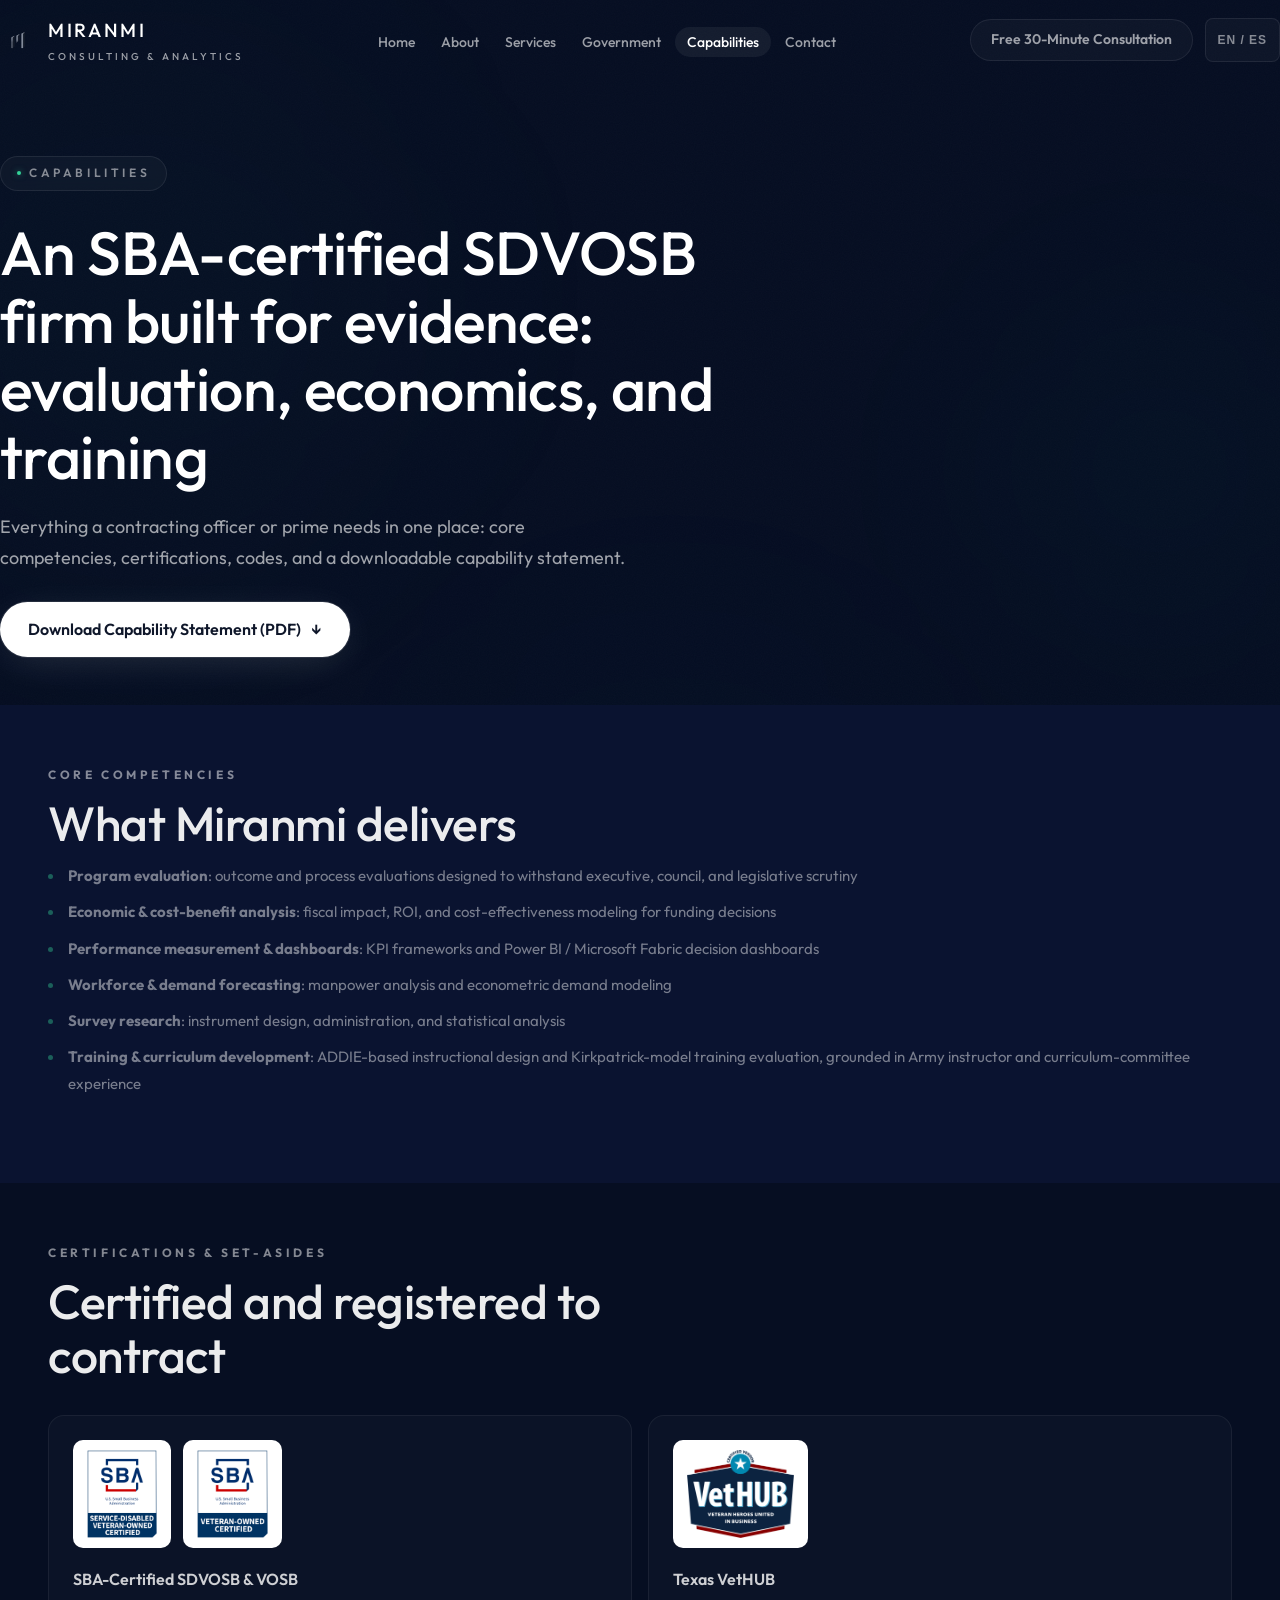
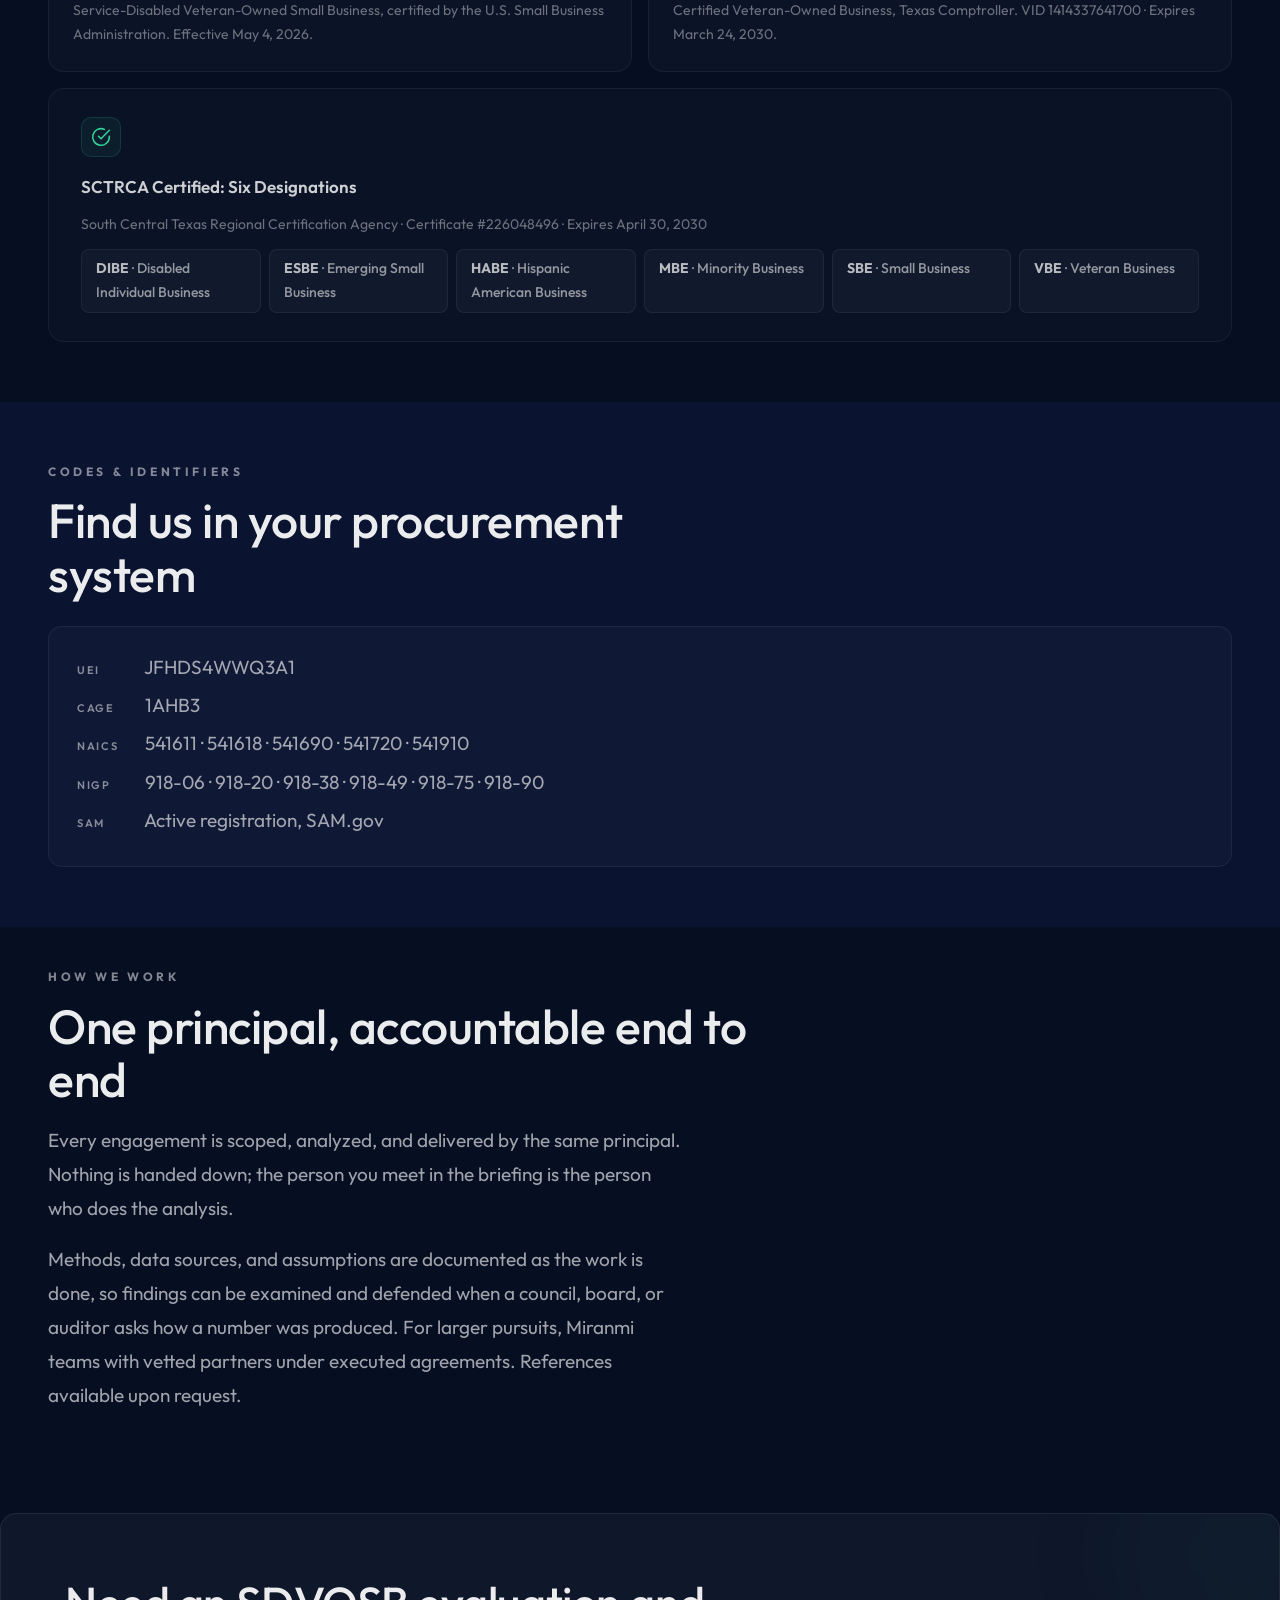
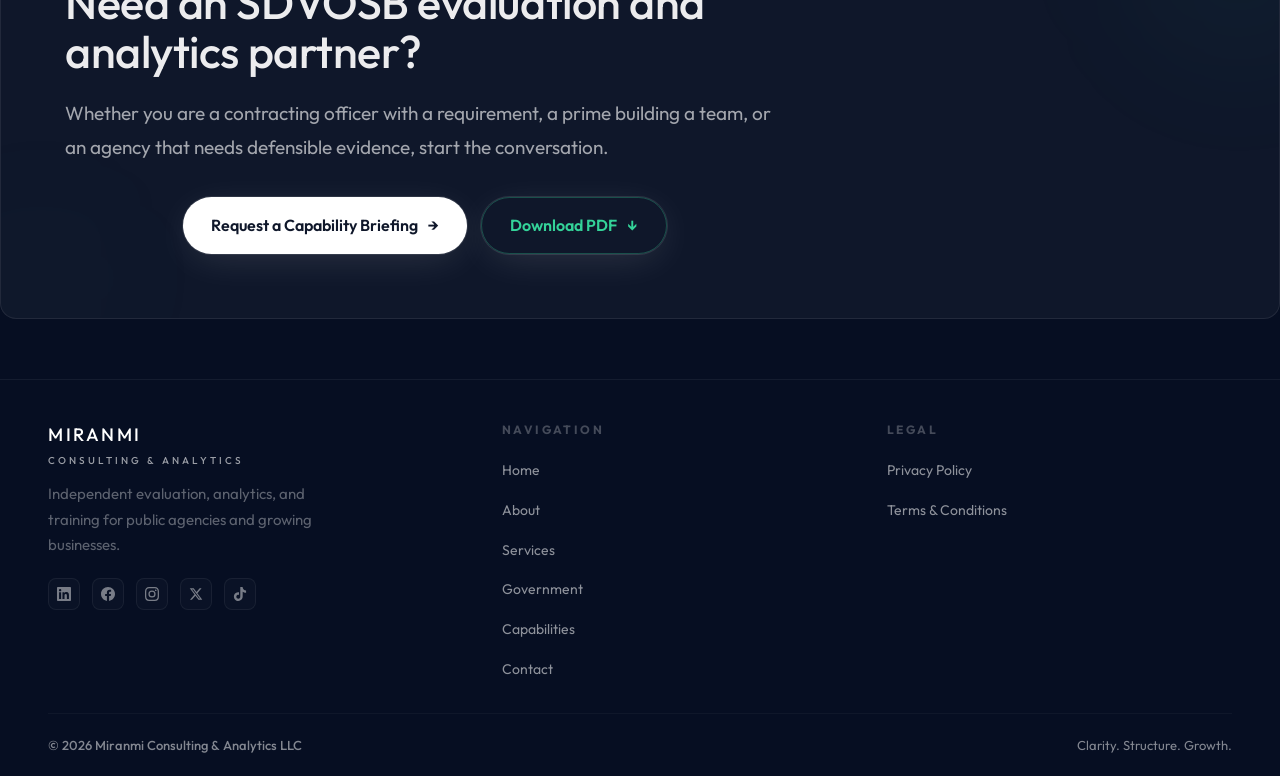
<file: capabilities/index.html>
<!DOCTYPE html>
<html lang="en">
<head>
<meta charset="UTF-8">
<meta name="viewport" content="width=device-width, initial-scale=1.0">
<title>Capabilities | SDVOSB Evaluation & Analytics | Miranmi</title>
<meta name="description" content="Capability statement for Miranmi Consulting & Analytics, an SBA-certified SDVOSB/VOSB firm in San Antonio, TX. Evaluation, economics, dashboards, training.">
<link rel="canonical" href="https://www.miranmi.com/capabilities/">
<meta property="og:type" content="website">
<meta property="og:url" content="https://www.miranmi.com/capabilities/">
<meta property="og:title" content="Capabilities | SDVOSB Program Evaluation & Analytics | Miranmi">
<meta property="og:description" content="SBA-certified SDVOSB/VOSB analytics and evaluation firm in San Antonio, TX. Download our capability statement. UEI, CAGE, NAICS, and certifications inside.">
<meta property="og:image" content="https://www.miranmi.com/og-image.png">
<meta property="og:site_name" content="Miranmi Consulting & Analytics">
<meta property="og:locale" content="en_US">
<link rel="alternate" hreflang="en" href="https://www.miranmi.com/capabilities/">
<link rel="alternate" hreflang="x-default" href="https://www.miranmi.com/capabilities/">
<meta name="twitter:card" content="summary_large_image">
<meta name="twitter:title" content="Capabilities | SDVOSB Program Evaluation & Analytics | Miranmi">
<meta name="twitter:description" content="SBA-certified SDVOSB/VOSB analytics and evaluation firm in San Antonio, TX. Download our capability statement.">
<meta name="twitter:image" content="https://www.miranmi.com/og-image.png">
<link rel="icon" type="image/svg+xml" href="/favicon.svg">
<link rel="apple-touch-icon" sizes="180x180" href="/apple-touch-icon.png">
<link rel="alternate icon" href="/favicon.ico">
<link rel="preconnect" href="https://fonts.googleapis.com">
<link rel="preconnect" href="https://fonts.gstatic.com" crossorigin>
<link href="https://fonts.googleapis.com/css2?family=Outfit:wght@300;400;500;600;700&display=swap" rel="stylesheet">
<link rel="preload" href="/styles.css" as="style">
<link rel="stylesheet" href="/styles.css">
<script type="application/ld+json">
{
  "@context": "https://schema.org",
  "@type": "WebPage",
  "name": "Capabilities",
  "description": "Capability statement for Miranmi Consulting & Analytics, an SBA-certified SDVOSB/VOSB program evaluation and analytics firm in San Antonio, TX.",
  "mainEntity": {
    "@type": "ProfessionalService",
    "name": "Miranmi Consulting & Analytics",
    "url": "https://www.miranmi.com",
    "email": "info@miranmi.com",
    "telephone": "+1-210-952-8774",
    "naics": "541611",
    "address": {
      "@type": "PostalAddress",
      "addressLocality": "San Antonio",
      "addressRegion": "TX",
      "addressCountry": "US"
    }
  },
  "availableLanguage": ["en", "es"]
}
</script>
</head>
<body>
<a class="skip-link" href="#main-content"><span data-i="en" lang="en">Skip to main content</span><span data-i="es" lang="es">Saltar al contenido principal</span></a>
<div class="scroll-line" id="scrollLine"></div>
<div class="noise"></div>
<div class="bg-glow"><div class="g1"></div><div class="g2"></div><div class="g3"></div></div>

<nav class="nav" id="mainNav" role="navigation" aria-label="Main navigation">
  <div class="container nav-inner">
    <a href="/" class="nav-logo" aria-label="Miranmi Consulting & Analytics home">
      <svg viewBox="0 0 23623 23623" role="img" aria-label="Miranmi logo" style="fill-rule:evenodd;clip-rule:evenodd;stroke-linejoin:round;stroke-miterlimit:2;height:36px;width:36px;">
<defs>
<linearGradient id="nlg1" x1="0" y1="0" x2="1" y2="0" gradientUnits="userSpaceOnUse" gradientTransform="matrix(0,1339.72,-5904.94,0,13251.5,8702.69)"><stop offset="0" style="stop-color:rgb(123,130,145);stop-opacity:0.87"/><stop offset="1" style="stop-color:rgb(86,93,107);stop-opacity:0.87"/></linearGradient>
<linearGradient id="nlg2" x1="0" y1="0" x2="1" y2="0" gradientUnits="userSpaceOnUse" gradientTransform="matrix(0,1057.83,-3137.89,0,2877,10835.3)"><stop offset="0" style="stop-color:rgb(123,130,145);stop-opacity:0.92"/><stop offset="1" style="stop-color:rgb(86,93,107);stop-opacity:0.92"/></linearGradient>
</defs>
<g transform="matrix(1,0,0,1,0,827.251)">
<g transform="matrix(1.09,0,0,1.11,1342.5,495)">
<g transform="matrix(0.716,0,0,1.46,3920.6,-3742.5)"><path d="M5115.6,7302L5115.6,11706.8L3601,12324.8L3601,8026.5L5115.6,7302Z" style="fill:rgb(31,37,48);fill-opacity:0.5"/></g>
<g transform="matrix(0.292,0,0,1.265,4681,-1985.8)"><rect x="2737" y="7870" width="3521" height="4958" style="fill:url(#nlg1)"/></g>
<g transform="matrix(1,0,0,1,2173.6,1693)"><path d="M5407.4,5222L4337.3,6279.4L3307.8,6279.4L5407.4,5222Z" style="fill:rgb(194,200,212);fill-opacity:0.9"/></g>
</g>
<g transform="matrix(1.09,0,0,1.51,8043.9,-5215.2)">
<g transform="matrix(0.716,0,0,1.46,3920.6,-3742.5)"><path d="M5115.6,7499.9L5115.6,11870.3L3601,12324.8L3601,8013L5115.6,7499.9Z" style="fill:rgb(31,37,48);fill-opacity:0.5"/></g>
<g transform="matrix(0.292,0,0,1.265,4681,-1985.8)"><rect x="2737" y="7870" width="3521" height="4958" style="fill:rgb(130,138,153)"/></g>
<g transform="matrix(1,0,0,1,2173.6,1693)"><path d="M5407.4,5510.9L4337.3,6279.4L3307.8,6279.4L5407.4,5510.9Z" style="fill:rgb(194,200,212);fill-opacity:0.9"/></g>
</g>
<g transform="matrix(1.09,0,0,1,-1069.6,2012.2)">
<g transform="matrix(0.716,0,0,1.028,8324.9,-2637.6)"><path d="M6350.3,7422.6L6350.3,11281.4L4835.7,12255.4L4835.7,8564.4L6350.3,7422.6Z" style="fill:rgb(31,37,48);fill-opacity:0.47"/></g>
<g transform="matrix(0.292,0,0,0.945,9968.8,-1280.8)"><path d="M6258,7872.5C6258,7872.5 6255.1,11665.8 6254.9,11878.9C6254.9,11884.8 6247,11890.4 6233.3,11894L2737,12828L2737,7870L6258,7872.5Z" style="fill:url(#nlg2)"/></g>
<g transform="matrix(1,0,0,1,7461.4,-160.5)"><path d="M5407.4,5153.8L4337.3,6319.1L3307.8,6319.1L5407.4,5153.8Z" style="fill:rgb(194,200,212);fill-opacity:0.9"/></g>
</g>
</g>
</svg>
      <div>
        <div class="nav-logo-text logo-font">MIRANMI</div>
        <div class="nav-logo-sub"><span data-i="en" lang="en">Consulting & Analytics</span><span data-i="es" lang="es">Consultoría y Análisis</span></div>
      </div>
    </a>
    <ul class="nav-links" id="navLinks">
      <li><a href="/"><span data-i="en" lang="en">Home</span><span data-i="es" lang="es">Inicio</span></a></li>
      <li><a href="/about/"><span data-i="en" lang="en">About</span><span data-i="es" lang="es">Nosotros</span></a></li>
      <li><a href="/services/"><span data-i="en" lang="en">Services</span><span data-i="es" lang="es">Servicios</span></a></li>
      <li><a href="/government/"><span data-i="en" lang="en">Government</span><span data-i="es" lang="es">Gobierno</span></a></li>
      <li><a href="/capabilities/" class="active"><span data-i="en" lang="en">Capabilities</span><span data-i="es" lang="es">Capacidades</span></a></li>
      <li><a href="/contact/"><span data-i="en" lang="en">Contact</span><span data-i="es" lang="es">Contacto</span></a></li>
    </ul>
    <div class="nav-right">
      <a href="/contact/" class="nav-cta"><span data-i="en" lang="en">Free 30-Minute Consultation</span><span data-i="es" lang="es">Consulta Gratis de 30 Minutos</span></a>
      <button class="lang-btn" onclick="toggleLang()" aria-label="Toggle English and Spanish" aria-pressed="false">EN / ES</button>
      <button class="hamburger" onclick="openMenu()" aria-label="Menu" aria-expanded="false" aria-controls="mMenu"><span></span><span></span><span></span></button>
    </div>
  </div>
</nav>
<div class="mobile-overlay" id="mOverlay" onclick="closeMenu()"></div>
<div class="mobile-menu" id="mMenu">
  <div class="mobile-header">
    <div class="nav-logo" style="gap:8px;"><div><div class="nav-logo-text logo-font" style="font-size:17px;">MIRANMI</div></div></div>
    <button class="mobile-close" onclick="closeMenu()" aria-label="Close menu">&times;</button>
  </div>
  <nav class="mobile-nav">
    <a href="/" onclick="closeMenu()"><span data-i="en" lang="en">Home</span><span data-i="es" lang="es">Inicio</span></a>
    <a href="/about/" onclick="closeMenu()"><span data-i="en" lang="en">About</span><span data-i="es" lang="es">Nosotros</span></a>
    <a href="/services/" onclick="closeMenu()"><span data-i="en" lang="en">Services</span><span data-i="es" lang="es">Servicios</span></a>
    <a href="/government/" onclick="closeMenu()"><span data-i="en" lang="en">Government</span><span data-i="es" lang="es">Gobierno</span></a>
    <a href="/capabilities/" onclick="closeMenu()"><span data-i="en" lang="en">Capabilities</span><span data-i="es" lang="es">Capacidades</span></a>
    <a href="/contact/" onclick="closeMenu()"><span data-i="en" lang="en">Contact</span><span data-i="es" lang="es">Contacto</span></a>
  </nav>
  <div class="mobile-footer">
    <a href="/contact/" onclick="closeMenu()"><span data-i="en" lang="en">Free 30-Minute Consultation</span><span data-i="es" lang="es">Consulta Gratis de 30 Minutos</span> &rarr;</a>
  </div>
</div>

<main id="main-content">
<section class="page-hero container">
  <div class="reveal">
    <div class="eyebrow"><span class="dot"></span> <span data-i="en" lang="en">Capabilities</span><span data-i="es" lang="es">Capacidades</span></div>
    <h1 class="serif"><span data-i="en" lang="en">An SBA-certified SDVOSB firm built for evidence: evaluation, economics, and training</span><span data-i="es" lang="es">Una firma SDVOSB certificada por la SBA, especializada en evidencia: evaluación, economía y capacitación</span></h1>
    <p class="hero-sub"><span data-i="en" lang="en">Everything a contracting officer or prime needs in one place: core competencies, certifications, codes, and a downloadable capability statement.</span><span data-i="es" lang="es">Todo lo que un oficial de contratación o contratista principal necesita en un solo lugar: competencias, certificaciones, códigos y una declaración de capacidades descargable.</span></p>
    <div style="margin-top:28px; display:flex; gap:14px; flex-wrap:wrap;">
      <a href="/Miranmi-Capability-Statement.pdf" class="btn-primary" download><span data-i="en" lang="en">Download Capability Statement (PDF)</span><span data-i="es" lang="es">Descargar Declaración de Capacidades (PDF)</span> <span>&darr;</span></a>
    </div>
  </div>
</section>

<section class="section-pad section-alt"><div class="container">
  <div class="reveal">
    <div class="section-label"><span data-i="en" lang="en">Core competencies</span><span data-i="es" lang="es">Competencias principales</span></div>
    <h2 class="section-title serif"><span data-i="en" lang="en">What Miranmi delivers</span><span data-i="es" lang="es">Lo que ofrece Miranmi</span></h2>
  </div>
  <div class="legal-wrap" style="max-width:100%; padding-bottom:0;">
    <div class="legal-section" style="border-bottom:none; margin-bottom:0; padding-bottom:0;">
      <ul style="columns:1;">
        <li><span data-i="en" lang="en"><strong>Program evaluation</strong>: outcome and process evaluations designed to withstand executive, council, and legislative scrutiny</span><span data-i="es" lang="es"><strong>Evaluación de programas</strong>: evaluaciones de resultados y procesos diseñadas para resistir el escrutinio ejecutivo, de concejos y legislativo</span></li>
        <li><span data-i="en" lang="en"><strong>Economic &amp; cost-benefit analysis</strong>: fiscal impact, ROI, and cost-effectiveness modeling for funding decisions</span><span data-i="es" lang="es"><strong>Análisis económico y de costo-beneficio</strong>: modelado de impacto fiscal, ROI y costo-efectividad para decisiones de financiamiento</span></li>
        <li><span data-i="en" lang="en"><strong>Performance measurement &amp; dashboards</strong>: KPI frameworks and Power BI / Microsoft Fabric decision dashboards</span><span data-i="es" lang="es"><strong>Medición del desempeño y tableros de control</strong>: marcos de indicadores clave y tableros de decisión en Power BI / Microsoft Fabric</span></li>
        <li><span data-i="en" lang="en"><strong>Workforce &amp; demand forecasting</strong>: manpower analysis and econometric demand modeling</span><span data-i="es" lang="es"><strong>Pronóstico de fuerza laboral y demanda</strong>: análisis de personal y modelado econométrico de demanda</span></li>
        <li><span data-i="en" lang="en"><strong>Survey research</strong>: instrument design, administration, and statistical analysis</span><span data-i="es" lang="es"><strong>Investigación por encuestas</strong>: diseño de instrumentos, aplicación y análisis estadístico</span></li>
        <li><span data-i="en" lang="en"><strong>Training &amp; curriculum development</strong>: ADDIE-based instructional design and Kirkpatrick-model training evaluation, grounded in Army instructor and curriculum-committee experience</span><span data-i="es" lang="es"><strong>Capacitación y desarrollo curricular</strong>: diseño instruccional basado en ADDIE y evaluación de capacitación con el modelo Kirkpatrick, con experiencia como instructor del Ejército y en comités curriculares</span></li>
      </ul>
    </div>
  </div>
</div></section>

<section class="section-pad"><div class="container">
  <div class="reveal">
    <div class="section-label"><span data-i="en" lang="en">Certifications &amp; set-asides</span><span data-i="es" lang="es">Certificaciones y programas</span></div>
    <h2 class="section-title serif"><span data-i="en" lang="en">Certified and registered to contract</span><span data-i="es" lang="es">Certificada y registrada para contratar</span></h2>
  </div>
  <div class="certs-grid">
    <div class="cert-card reveal">
      <div class="cert-card-logos">
        <span class="cert-mark"><img src="/images/badge-sba-sdvosb.png" alt="SBA Service-Disabled Veteran-Owned Certified" width="120" height="150" loading="lazy"></span>
        <span class="cert-mark"><img src="/images/badge-sba-vosb.png" alt="SBA Veteran-Owned Certified" width="120" height="150" loading="lazy"></span>
      </div>
      <h3><span data-i="en" lang="en">SBA-Certified SDVOSB &amp; VOSB</span><span data-i="es" lang="es">SDVOSB y VOSB Certificada por la SBA</span></h3>
      <p><span data-i="en" lang="en">Service-Disabled Veteran-Owned Small Business, certified by the U.S. Small Business Administration. Effective May 4, 2026.</span><span data-i="es" lang="es">Pequeña Empresa de Veterano con Discapacidad de Servicio, certificada por la Administración de Pequeñas Empresas de EE.UU. Vigente desde el 4 de mayo de 2026.</span></p>
    </div>
    <div class="cert-card reveal" style="transition-delay:0.08s">
      <div class="cert-card-logos">
        <span class="cert-mark"><img src="/images/badge-vethub.png" alt="Texas VetHUB Certified Vendor" width="150" height="123" loading="lazy"></span>
      </div>
      <h3><span data-i="en" lang="en">Texas VetHUB</span><span data-i="es" lang="es">Texas VetHUB</span></h3>
      <p><span data-i="en" lang="en">Certified Veteran-Owned Business, Texas Comptroller. VID 1414337641700 · Expires March 24, 2030.</span><span data-i="es" lang="es">Empresa de Veterano Certificada por el Contralor de Texas. VID 1414337641700 · Vence el 24 de marzo de 2030.</span></p>
    </div>
        <div class="certs-full reveal" style="transition-delay:0.16s">
      <div class="certs-full-inner">
        <div class="cert-card-icon"><svg viewBox="0 0 24 24"><path d="M22 11.08V12a10 10 0 1 1-5.93-9.14"/><polyline points="22 4 12 14.01 9 11.01"/></svg></div>
        <h3><span data-i="en" lang="en">SCTRCA Certified: Six Designations</span><span data-i="es" lang="es">Certificada por SCTRCA: Seis Designaciones</span></h3>
        <p style="font-size:14px;color:rgba(255,255,255,0.4);margin-bottom:12px;"><span data-i="en" lang="en">South Central Texas Regional Certification Agency · Certificate #226048496 · Expires April 30, 2030</span><span data-i="es" lang="es">Agencia de Certificación del Centro Sur de Texas · Certificado #226048496 · Vence el 30 de abril de 2030</span></p>
        <div class="sctrca-grid">
          <span class="sctrca-badge"><strong>DIBE</strong> · <span data-i="en" lang="en">Disabled Individual Business</span><span data-i="es" lang="es">Empresa de Persona con Discapacidad</span></span>
          <span class="sctrca-badge"><strong>ESBE</strong> · <span data-i="en" lang="en">Emerging Small Business</span><span data-i="es" lang="es">Pequeña Empresa Emergente</span></span>
          <span class="sctrca-badge"><strong>HABE</strong> · <span data-i="en" lang="en">Hispanic American Business</span><span data-i="es" lang="es">Empresa Hispanoamericana</span></span>
          <span class="sctrca-badge"><strong>MBE</strong> · <span data-i="en" lang="en">Minority Business</span><span data-i="es" lang="es">Empresa Minoritaria</span></span>
          <span class="sctrca-badge"><strong>SBE</strong> · <span data-i="en" lang="en">Small Business</span><span data-i="es" lang="es">Pequeña Empresa</span></span>
          <span class="sctrca-badge"><strong>VBE</strong> · <span data-i="en" lang="en">Veteran Business</span><span data-i="es" lang="es">Empresa de Veterano</span></span>
        </div>
      </div>
    </div>
  </div>
</div></section>

<section class="section-pad section-alt"><div class="container">
  <div class="reveal">
    <div class="section-label"><span data-i="en" lang="en">Codes &amp; identifiers</span><span data-i="es" lang="es">Códigos e identificadores</span></div>
    <h2 class="section-title serif"><span data-i="en" lang="en">Find us in your procurement system</span><span data-i="es" lang="es">Encuéntrenos en su sistema de adquisiciones</span></h2>
  </div>
  <div class="legal-wrap" style="max-width:100%; padding-bottom:0; margin-top:24px;">
    <div class="legal-contact-card">
      <p><span class="legal-label">UEI</span> JFHDS4WWQ3A1</p>
      <p><span class="legal-label">CAGE</span> 1AHB3</p>
      <p><span class="legal-label">NAICS</span> 541611 · 541618 · 541690 · 541720 · 541910</p>
      <p><span class="legal-label">NIGP</span> 918-06 · 918-20 · 918-38 · 918-49 · 918-75 · 918-90</p>
      <p><span class="legal-label"><span data-i="en" lang="en">SAM</span><span data-i="es" lang="es">SAM</span></span> <span data-i="en" lang="en">Active registration, SAM.gov</span><span data-i="es" lang="es">Registro activo en SAM.gov</span></p>
    </div>
  </div>
</div></section>

<section class="section-pad-sm"><div class="container">
  <div class="reveal">
    <div class="section-label"><span data-i="en" lang="en">How we work</span><span data-i="es" lang="es">Cómo trabajamos</span></div>
    <h2 class="section-title serif"><span data-i="en" lang="en">One principal, accountable end to end</span><span data-i="es" lang="es">Un consultor principal, responsable de principio a fin</span></h2>
    <p class="section-text"><span data-i="en" lang="en">Every engagement is scoped, analyzed, and delivered by the same principal. Nothing is handed down; the person you meet in the briefing is the person who does the analysis.</span><span data-i="es" lang="es">Cada proyecto es delimitado, analizado y entregado por el mismo consultor principal. Nada se delega; la persona que usted conoce en la presentación es la misma que realiza el análisis.</span></p>
    <p class="section-text" style="margin-top:16px;"><span data-i="en" lang="en">Methods, data sources, and assumptions are documented as the work is done, so findings can be examined and defended when a council, board, or auditor asks how a number was produced. For larger pursuits, Miranmi teams with vetted partners under executed agreements. References available upon request.</span><span data-i="es" lang="es">Los métodos, las fuentes de datos y los supuestos se documentan a medida que se realiza el trabajo, de modo que los hallazgos puedan examinarse y defenderse cuando un concejo, una junta o un auditor pregunte cómo se produjo una cifra. Para proyectos de mayor escala, Miranmi colabora con socios verificados bajo acuerdos formalizados. Referencias disponibles a solicitud.</span></p>

  </div>
</div></section>

<section class="container section-pad">
  <div class="reveal-scale">
    <div class="cta-section">
      <div class="cta-glow1"></div>
      <div class="cta-glow2"></div>
      <div class="cta-inner" style="max-width:720px;">
        <h2 class="serif"><span data-i="en" lang="en">Need an SDVOSB evaluation and analytics partner?</span><span data-i="es" lang="es">¿Necesita un socio SDVOSB en evaluación y análisis?</span></h2>
        <p><span data-i="en" lang="en">Whether you are a contracting officer with a requirement, a prime building a team, or an agency that needs defensible evidence, start the conversation.</span><span data-i="es" lang="es">Ya sea un oficial de contratación con un requerimiento, un contratista principal formando equipo o una agencia que necesita evidencia defendible, iniciemos la conversación.</span></p>
        <div style="margin-top:32px; display:flex; gap:14px; flex-wrap:wrap; justify-content:center;">
          <a href="/contact/" class="btn-primary"><span data-i="en" lang="en">Request a Capability Briefing</span><span data-i="es" lang="es">Solicitar una Presentación de Capacidades</span> <span>&rarr;</span></a>
          <a href="/Miranmi-Capability-Statement.pdf" class="btn-primary" download style="background:transparent; border:1px solid rgba(52,211,153,0.3); color:#34d399;"><span data-i="en" lang="en">Download PDF</span><span data-i="es" lang="es">Descargar PDF</span> <span>&darr;</span></a>
        </div>
      </div>
    </div>
  </div>
</section>
</main>

<footer class="footer">
  <div class="container">
    <div class="footer-top">
      <div class="footer-brand">
        <div class="nav-logo" style="gap:8px;pointer-events:none;">
          <div><div class="nav-logo-text logo-font" style="font-size:18px;">MIRANMI</div>
          <div class="nav-logo-sub" style="margin-top:2px;"><span data-i="en" lang="en">Consulting & Analytics</span><span data-i="es" lang="es">Consultoría y Análisis</span></div></div>
        </div>
        <p><span data-i="en" lang="en">Independent evaluation, analytics, and training for public agencies and growing businesses.</span><span data-i="es" lang="es">Evaluación independiente, análisis y capacitación para agencias públicas y empresas en crecimiento.</span></p>
        <div class="footer-social" style="margin-top:20px;">
          <a href="https://www.linkedin.com/company/miranmiconsulting" target="_blank" rel="noopener noreferrer" aria-label="LinkedIn"><svg viewBox="0 0 24 24"><path d="M20.447 20.452h-3.554v-5.569c0-1.328-.027-3.037-1.852-3.037-1.853 0-2.136 1.445-2.136 2.939v5.667H9.351V9h3.414v1.561h.046c.477-.9 1.637-1.85 3.37-1.85 3.601 0 4.267 2.37 4.267 5.455v6.286zM5.337 7.433a2.062 2.062 0 01-2.063-2.065 2.064 2.064 0 112.063 2.065zm1.782 13.019H3.555V9h3.564v11.452zM22.225 0H1.771C.792 0 0 .774 0 1.729v20.542C0 23.227.792 24 1.771 24h20.451C23.2 24 24 23.227 24 22.271V1.729C24 .774 23.2 0 22.222 0h.003z"/></svg></a>
          <a href="https://www.facebook.com/people/Miranmi-Consulting-Analytics/61582203251002/" target="_blank" rel="noopener noreferrer" aria-label="Facebook"><svg viewBox="0 0 24 24"><path d="M24 12.073c0-6.627-5.373-12-12-12s-12 5.373-12 12c0 5.99 4.388 10.954 10.125 11.854v-8.385H7.078v-3.47h3.047V9.43c0-3.007 1.792-4.669 4.533-4.669 1.312 0 2.686.235 2.686.235v2.953H15.83c-1.491 0-1.956.925-1.956 1.874v2.25h3.328l-.532 3.47h-2.796v8.385C19.612 23.027 24 18.062 24 12.073z"/></svg></a>
          <a href="https://www.instagram.com/miranmiconsulting/" target="_blank" rel="noopener noreferrer" aria-label="Instagram"><svg viewBox="0 0 24 24"><path d="M12 2.163c3.204 0 3.584.012 4.85.07 3.252.148 4.771 1.691 4.919 4.919.058 1.265.069 1.645.069 4.849 0 3.205-.012 3.584-.069 4.849-.149 3.225-1.664 4.771-4.919 4.919-1.266.058-1.644.07-4.85.07-3.204 0-3.584-.012-4.849-.07-3.26-.149-4.771-1.699-4.919-4.92-.058-1.265-.07-1.644-.07-4.849 0-3.204.013-3.583.07-4.849.149-3.227 1.664-4.771 4.919-4.919 1.266-.057 1.645-.069 4.849-.069zM12 0C8.741 0 8.333.014 7.053.072 2.695.272.273 2.69.073 7.052.014 8.333 0 8.741 0 12c0 3.259.014 3.668.072 4.948.2 4.358 2.618 6.78 6.98 6.98C8.333 23.986 8.741 24 12 24c3.259 0 3.668-.014 4.948-.072 4.354-.2 6.782-2.618 6.979-6.98.059-1.28.073-1.689.073-4.948 0-3.259-.014-3.667-.072-4.947-.196-4.354-2.617-6.78-6.979-6.98C15.668.014 15.259 0 12 0zm0 5.838a6.162 6.162 0 100 12.324 6.162 6.162 0 000-12.324zM12 16a4 4 0 110-8 4 4 0 010 8zm6.406-11.845a1.44 1.44 0 100 2.881 1.44 1.44 0 000-2.881z"/></svg></a>
          <a href="https://x.com/miranmiconsult" target="_blank" rel="noopener noreferrer" aria-label="X"><svg viewBox="0 0 24 24"><path d="M18.244 2.25h3.308l-7.227 8.26 8.502 11.24H16.17l-5.214-6.817L4.99 21.75H1.68l7.73-8.835L1.254 2.25H8.08l4.713 6.231zm-1.161 17.52h1.833L7.084 4.126H5.117z"/></svg></a>
          <a href="https://www.tiktok.com/@miranmiconsulting" target="_blank" rel="noopener noreferrer" aria-label="TikTok"><svg viewBox="0 0 24 24"><path d="M12.525.02c1.31-.02 2.61-.01 3.91-.02.08 1.53.63 3.09 1.75 4.17 1.12 1.11 2.7 1.62 4.24 1.79v4.03c-1.44-.05-2.89-.35-4.2-.97-.57-.26-1.1-.59-1.62-.93-.01 2.92.01 5.84-.02 8.75-.08 1.4-.54 2.79-1.35 3.94-1.31 1.92-3.58 3.17-5.91 3.21-1.43.08-2.86-.31-4.08-1.03-2.02-1.19-3.44-3.37-3.65-5.71-.02-.5-.03-1-.01-1.49.18-1.9 1.12-3.72 2.58-4.96 1.66-1.44 3.98-2.13 6.15-1.72.02 1.48-.04 2.96-.04 4.44-.99-.32-2.15-.23-3.02.37-.63.41-1.11 1.04-1.36 1.75-.21.51-.15 1.07-.14 1.61.24 1.64 1.82 3.02 3.5 2.87 1.12-.01 2.19-.66 2.77-1.61.19-.33.4-.67.41-1.06.1-1.79.06-3.57.07-5.36.01-4.03-.01-8.05.02-12.07z"/></svg></a>
        </div>
      </div>
      <div>
        <div class="footer-col-title"><span data-i="en" lang="en">Navigation</span><span data-i="es" lang="es">Navegación</span></div>
        <nav class="footer-nav" aria-label="Footer navigation">
          <a href="/"><span data-i="en" lang="en">Home</span><span data-i="es" lang="es">Inicio</span></a>
          <a href="/about/"><span data-i="en" lang="en">About</span><span data-i="es" lang="es">Nosotros</span></a>
          <a href="/services/"><span data-i="en" lang="en">Services</span><span data-i="es" lang="es">Servicios</span></a>
          <a href="/government/"><span data-i="en" lang="en">Government</span><span data-i="es" lang="es">Gobierno</span></a>
          <a href="/capabilities/"><span data-i="en" lang="en">Capabilities</span><span data-i="es" lang="es">Capacidades</span></a>
          <a href="/contact/"><span data-i="en" lang="en">Contact</span><span data-i="es" lang="es">Contacto</span></a>
        </nav>
      </div>
      <div>
        <div class="footer-col-title"><span data-i="en" lang="en">Legal</span><span data-i="es" lang="es">Legal</span></div>
        <div class="footer-legal-links">
          <a href="/privacy-policy/"><span data-i="en" lang="en">Privacy Policy</span><span data-i="es" lang="es">Política de Privacidad</span></a>
          <a href="/terms/"><span data-i="en" lang="en">Terms & Conditions</span><span data-i="es" lang="es">Términos y Condiciones</span></a>
        </div>
      </div>
    </div>
    <div class="footer-bottom">
      <div class="footer-copy">&copy; 2026 Miranmi Consulting &amp; Analytics LLC</div>
      <div class="footer-tagline"><span data-i="en" lang="en">Clarity. Structure. Growth.</span><span data-i="es" lang="es">Claridad. Estructura. Crecimiento.</span></div>
    </div>
  </div>
</footer>

<script src="/main.js"></script>
</body>
</html>
</file>
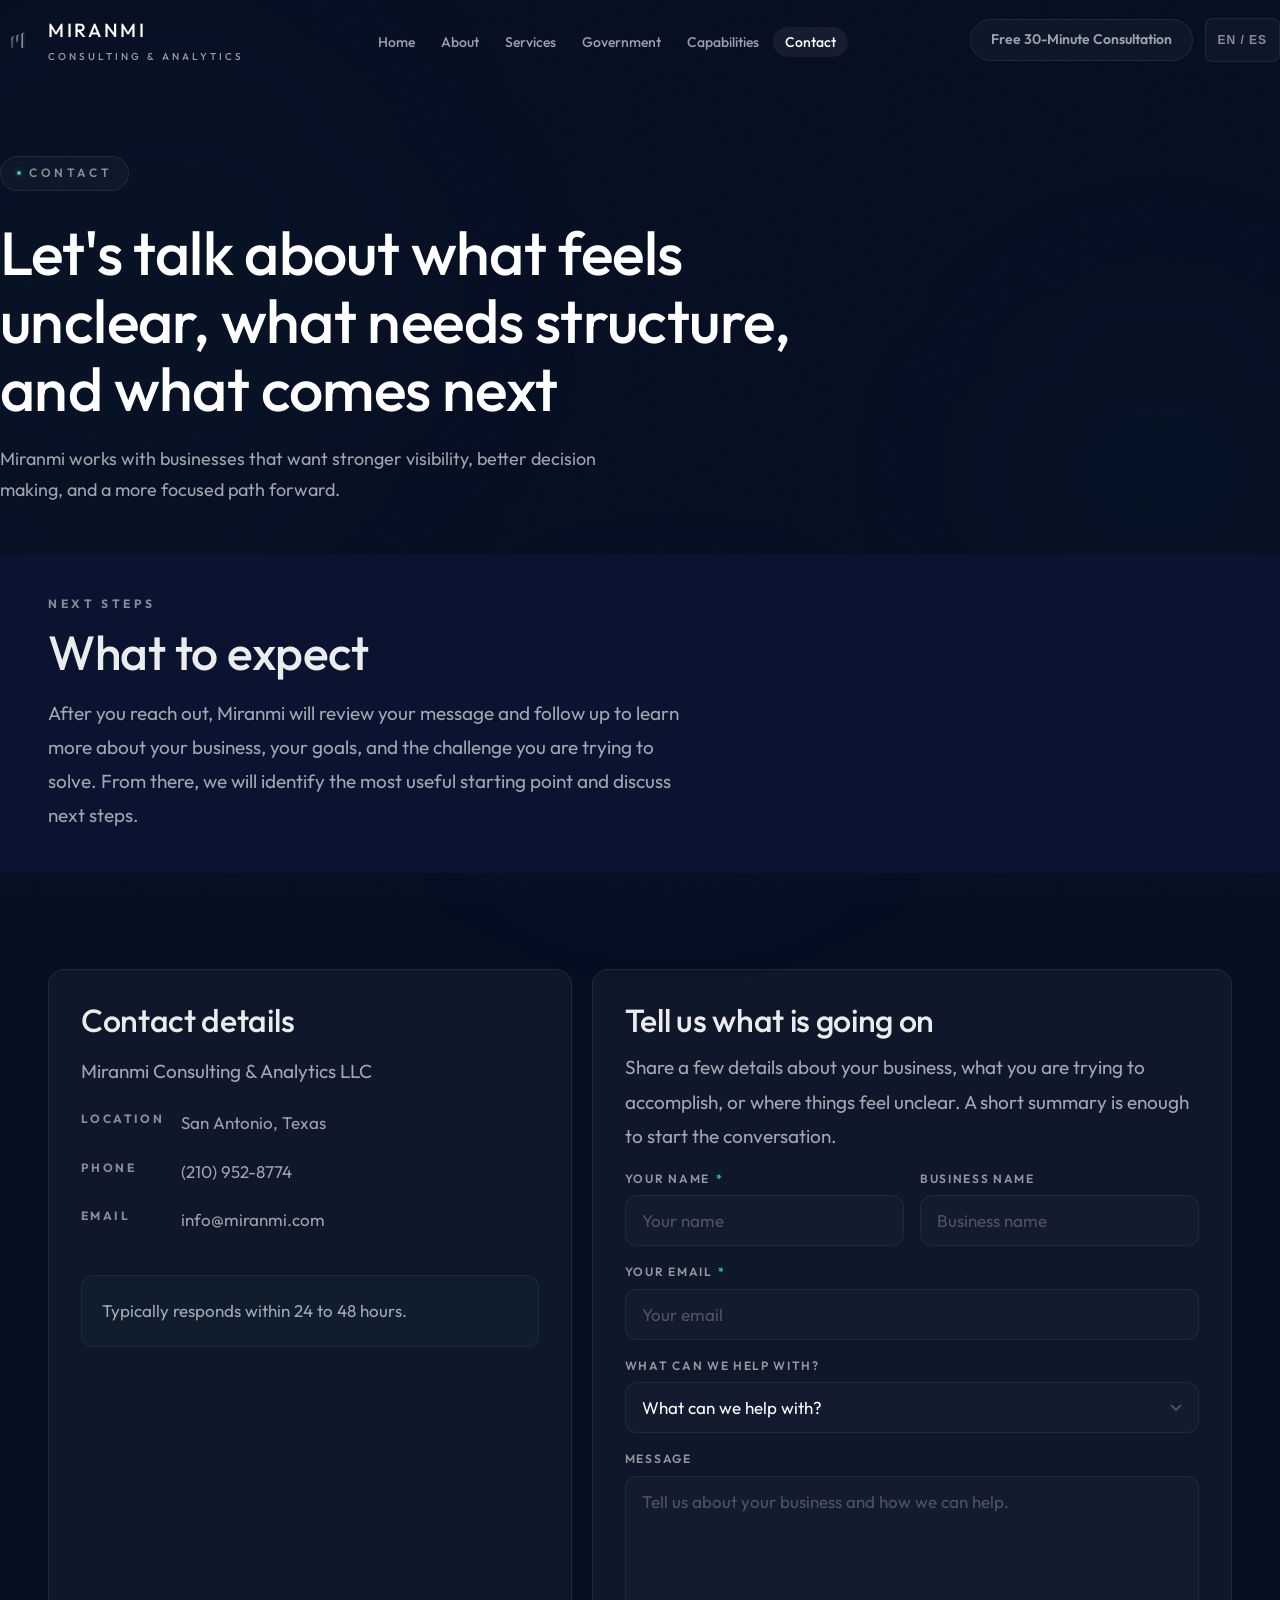
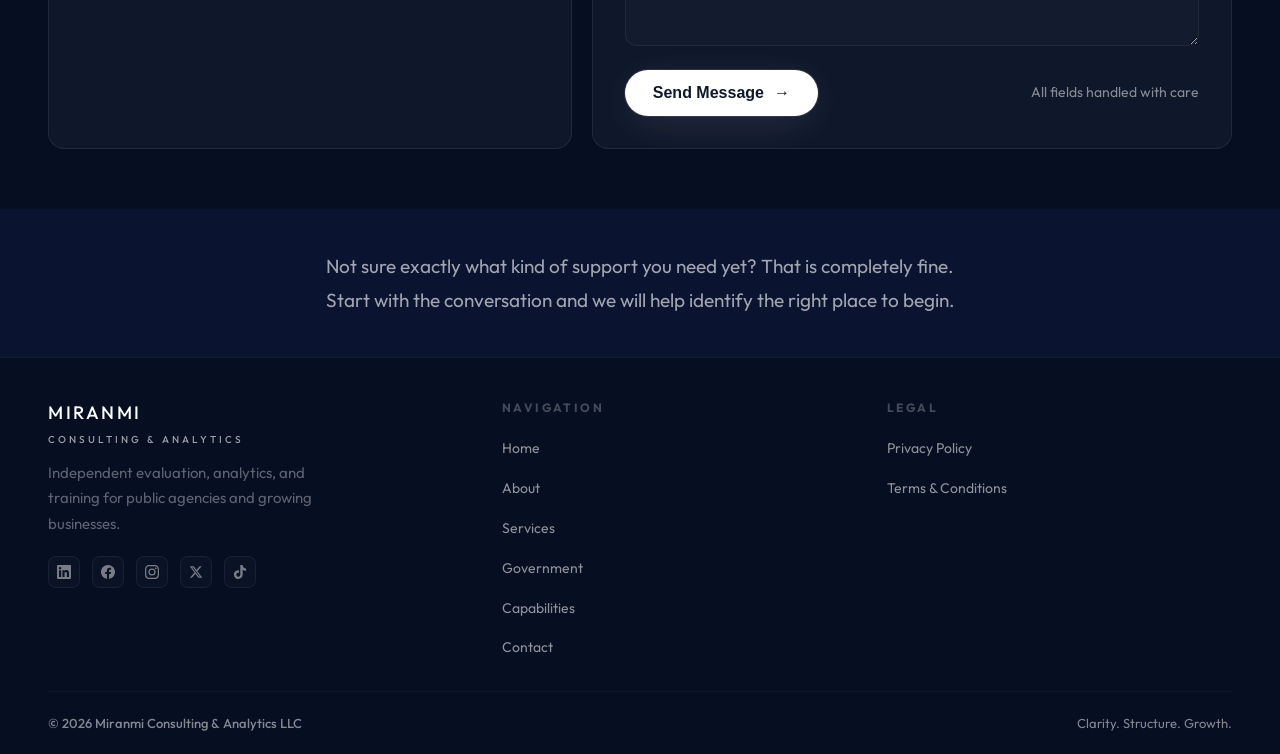
<file: contact/index.html>
<!DOCTYPE html>
<html lang="en">
<head>
<meta charset="UTF-8">
<meta name="viewport" content="width=device-width, initial-scale=1.0">
<title>Contact Miranmi | Free 30-Minute Business Consultation | San Antonio, TX</title>
<meta name="description" content="Contact Miranmi Consulting & Analytics in San Antonio, TX. Schedule a free consultation for business consulting, analytics, or government contracting support.">
<link rel="canonical" href="https://www.miranmi.com/contact/">
<meta property="og:type" content="website">
<meta property="og:url" content="https://www.miranmi.com/contact/">
<meta property="og:title" content="Contact | Miranmi Consulting & Analytics">
<meta property="og:description" content="Contact Miranmi Consulting & Analytics in San Antonio, TX. Schedule a free consultation for business consulting, analytics, or government contracting support.">
<meta property="og:image" content="https://www.miranmi.com/og-image.png">
<meta property="og:site_name" content="Miranmi Consulting & Analytics">
<meta property="og:locale" content="en_US">
<link rel="alternate" hreflang="en" href="https://www.miranmi.com/contact/">
<link rel="alternate" hreflang="x-default" href="https://www.miranmi.com/contact/">
<meta name="twitter:card" content="summary_large_image">
<meta name="twitter:title" content="Contact | Miranmi Consulting & Analytics">
<meta name="twitter:description" content="Contact Miranmi Consulting & Analytics in San Antonio, TX. Schedule a free consultation for business consulting, analytics, or government contracting support.">
<meta name="twitter:image" content="https://www.miranmi.com/og-image.png">
<link rel="icon" type="image/svg+xml" href="/favicon.svg">
<link rel="apple-touch-icon" sizes="180x180" href="/apple-touch-icon.png">
<link rel="alternate icon" href="/favicon.ico">
<link rel="preconnect" href="https://fonts.googleapis.com">
<link rel="preconnect" href="https://fonts.gstatic.com" crossorigin>
<link href="https://fonts.googleapis.com/css2?family=Outfit:wght@300;400;500;600;700&display=swap" rel="stylesheet">
<link rel="preload" href="/styles.css" as="style">
<link rel="stylesheet" href="/styles.css">
<script type="application/ld+json">
{
  "@context": "https://schema.org",
  "@type": "ContactPage",
  "mainEntity": {
    "@type": "ProfessionalService",
    "name": "Miranmi Consulting & Analytics",
    "url": "https://www.miranmi.com",
    "email": "info@miranmi.com",
    "telephone": "+1-210-952-8774",
    "address": {
      "@type": "PostalAddress",
      "addressLocality": "San Antonio",
      "addressRegion": "TX",
      "addressCountry": "US"
    }
  },
  "availableLanguage": ["en", "es"]
}
</script>
</head>
<body>
<a class="skip-link" href="#main-content"><span data-i="en" lang="en">Skip to main content</span><span data-i="es" lang="es">Saltar al contenido principal</span></a>
<div class="scroll-line" id="scrollLine"></div>
<div class="noise"></div>
<div class="bg-glow"><div class="g1"></div><div class="g2"></div><div class="g3"></div></div>

<nav class="nav" id="mainNav" role="navigation" aria-label="Main navigation">
  <div class="container nav-inner">
    <a href="/" class="nav-logo" aria-label="Miranmi Consulting & Analytics home">
      <svg viewBox="0 0 23623 23623" role="img" aria-label="Miranmi logo" style="fill-rule:evenodd;clip-rule:evenodd;stroke-linejoin:round;stroke-miterlimit:2;height:36px;width:36px;">
<defs>
<linearGradient id="nlg1" x1="0" y1="0" x2="1" y2="0" gradientUnits="userSpaceOnUse" gradientTransform="matrix(0,1339.72,-5904.94,0,13251.5,8702.69)"><stop offset="0" style="stop-color:rgb(123,130,145);stop-opacity:0.87"/><stop offset="1" style="stop-color:rgb(86,93,107);stop-opacity:0.87"/></linearGradient>
<linearGradient id="nlg2" x1="0" y1="0" x2="1" y2="0" gradientUnits="userSpaceOnUse" gradientTransform="matrix(0,1057.83,-3137.89,0,2877,10835.3)"><stop offset="0" style="stop-color:rgb(123,130,145);stop-opacity:0.92"/><stop offset="1" style="stop-color:rgb(86,93,107);stop-opacity:0.92"/></linearGradient>
</defs>
<g transform="matrix(1,0,0,1,0,827.251)">
<g transform="matrix(1.09,0,0,1.11,1342.5,495)">
<g transform="matrix(0.716,0,0,1.46,3920.6,-3742.5)"><path d="M5115.6,7302L5115.6,11706.8L3601,12324.8L3601,8026.5L5115.6,7302Z" style="fill:rgb(31,37,48);fill-opacity:0.5"/></g>
<g transform="matrix(0.292,0,0,1.265,4681,-1985.8)"><rect x="2737" y="7870" width="3521" height="4958" style="fill:url(#nlg1)"/></g>
<g transform="matrix(1,0,0,1,2173.6,1693)"><path d="M5407.4,5222L4337.3,6279.4L3307.8,6279.4L5407.4,5222Z" style="fill:rgb(194,200,212);fill-opacity:0.9"/></g>
</g>
<g transform="matrix(1.09,0,0,1.51,8043.9,-5215.2)">
<g transform="matrix(0.716,0,0,1.46,3920.6,-3742.5)"><path d="M5115.6,7499.9L5115.6,11870.3L3601,12324.8L3601,8013L5115.6,7499.9Z" style="fill:rgb(31,37,48);fill-opacity:0.5"/></g>
<g transform="matrix(0.292,0,0,1.265,4681,-1985.8)"><rect x="2737" y="7870" width="3521" height="4958" style="fill:rgb(130,138,153)"/></g>
<g transform="matrix(1,0,0,1,2173.6,1693)"><path d="M5407.4,5510.9L4337.3,6279.4L3307.8,6279.4L5407.4,5510.9Z" style="fill:rgb(194,200,212);fill-opacity:0.9"/></g>
</g>
<g transform="matrix(1.09,0,0,1,-1069.6,2012.2)">
<g transform="matrix(0.716,0,0,1.028,8324.9,-2637.6)"><path d="M6350.3,7422.6L6350.3,11281.4L4835.7,12255.4L4835.7,8564.4L6350.3,7422.6Z" style="fill:rgb(31,37,48);fill-opacity:0.47"/></g>
<g transform="matrix(0.292,0,0,0.945,9968.8,-1280.8)"><path d="M6258,7872.5C6258,7872.5 6255.1,11665.8 6254.9,11878.9C6254.9,11884.8 6247,11890.4 6233.3,11894L2737,12828L2737,7870L6258,7872.5Z" style="fill:url(#nlg2)"/></g>
<g transform="matrix(1,0,0,1,7461.4,-160.5)"><path d="M5407.4,5153.8L4337.3,6319.1L3307.8,6319.1L5407.4,5153.8Z" style="fill:rgb(194,200,212);fill-opacity:0.9"/></g>
</g>
</g>
</svg>
      <div>
        <div class="nav-logo-text logo-font">MIRANMI</div>
        <div class="nav-logo-sub"><span data-i="en" lang="en">Consulting & Analytics</span><span data-i="es" lang="es">Consultoría y Análisis</span></div>
      </div>
    </a>
    <ul class="nav-links" id="navLinks">
      <li><a href="/"><span data-i="en" lang="en">Home</span><span data-i="es" lang="es">Inicio</span></a></li>
      <li><a href="/about/"><span data-i="en" lang="en">About</span><span data-i="es" lang="es">Nosotros</span></a></li>
      <li><a href="/services/"><span data-i="en" lang="en">Services</span><span data-i="es" lang="es">Servicios</span></a></li>
      <li><a href="/government/"><span data-i="en" lang="en">Government</span><span data-i="es" lang="es">Gobierno</span></a></li>
      <li><a href="/capabilities/"><span data-i="en" lang="en">Capabilities</span><span data-i="es" lang="es">Capacidades</span></a></li>
      <li><a href="/contact/" class="active"><span data-i="en" lang="en">Contact</span><span data-i="es" lang="es">Contacto</span></a></li>
    </ul>
    <div class="nav-right">
      <a href="/contact/" class="nav-cta"><span data-i="en" lang="en">Free 30-Minute Consultation</span><span data-i="es" lang="es">Consulta Gratis de 30 Minutos</span></a>
      <button class="lang-btn" onclick="toggleLang()" aria-label="Toggle English and Spanish" aria-pressed="false">EN / ES</button>
      <button class="hamburger" onclick="openMenu()" aria-label="Menu" aria-expanded="false" aria-controls="mMenu"><span></span><span></span><span></span></button>
    </div>
  </div>
</nav>
<div class="mobile-overlay" id="mOverlay" onclick="closeMenu()"></div>
<div class="mobile-menu" id="mMenu">
  <div class="mobile-header">
    <div class="nav-logo" style="gap:8px;"><div><div class="nav-logo-text logo-font" style="font-size:17px;">MIRANMI</div></div></div>
    <button class="mobile-close" onclick="closeMenu()" aria-label="Close menu">&times;</button>
  </div>
  <nav class="mobile-nav">
    <a href="/" onclick="closeMenu()"><span data-i="en" lang="en">Home</span><span data-i="es" lang="es">Inicio</span></a>
    <a href="/about/" onclick="closeMenu()"><span data-i="en" lang="en">About</span><span data-i="es" lang="es">Nosotros</span></a>
    <a href="/services/" onclick="closeMenu()"><span data-i="en" lang="en">Services</span><span data-i="es" lang="es">Servicios</span></a>
    <a href="/government/" onclick="closeMenu()"><span data-i="en" lang="en">Government</span><span data-i="es" lang="es">Gobierno</span></a>
    <a href="/capabilities/" onclick="closeMenu()"><span data-i="en" lang="en">Capabilities</span><span data-i="es" lang="es">Capacidades</span></a>
    <a href="/contact/" onclick="closeMenu()"><span data-i="en" lang="en">Contact</span><span data-i="es" lang="es">Contacto</span></a>
  </nav>
  <div class="mobile-footer">
    <a href="/contact/" onclick="closeMenu()"><span data-i="en" lang="en">Free 30-Minute Consultation</span><span data-i="es" lang="es">Consulta Gratis de 30 Minutos</span> &rarr;</a>
  </div>
</div>

<main id="main-content">
<section class="page-hero container">
  <div class="reveal">
    <div class="eyebrow"><span class="dot"></span> <span data-i="en" lang="en">Contact</span><span data-i="es" lang="es">Contacto</span></div>
    <h1 class="serif"><span data-i="en" lang="en">Let's talk about what feels unclear, what needs structure, and what comes next</span><span data-i="es" lang="es">Hablemos sobre lo que no está claro, lo que necesita estructura y lo que sigue</span></h1>
    <p class="hero-sub"><span data-i="en" lang="en">Miranmi works with businesses that want stronger visibility, better decision making, and a more focused path forward.</span><span data-i="es" lang="es">Miranmi trabaja con empresas que quieren mayor visibilidad, mejor toma de decisiones y un rumbo más claro.</span></p>
  </div>
</section>
<section class="section-pad-sm section-alt"><div class="container">
  <div class="reveal">
    <div class="section-label"><span data-i="en" lang="en">Next steps</span><span data-i="es" lang="es">Próximos pasos</span></div>
    <h2 class="section-title serif"><span data-i="en" lang="en">What to expect</span><span data-i="es" lang="es">Qué esperar</span></h2>
    <p class="section-text"><span data-i="en" lang="en">After you reach out, Miranmi will review your message and follow up to learn more about your business, your goals, and the challenge you are trying to solve. From there, we will identify the most useful starting point and discuss next steps.</span><span data-i="es" lang="es">Después de comunicarse, Miranmi revisará su mensaje y se pondrá en contacto para conocer más sobre su empresa, sus objetivos y el desafío que intenta resolver. A partir de ahí, identificaremos el punto de partida más útil y definiremos los próximos pasos.</span></p>
  </div>
</div></section>
<section class="section-pad"><div class="container">
  <div class="contact-grid">
    <div class="contact-info reveal-left">
      <h3 class="serif"><span data-i="en" lang="en">Contact details</span><span data-i="es" lang="es">Datos de contacto</span></h3>
      <p><span data-i="en" lang="en">Miranmi Consulting &amp; Analytics LLC</span><span data-i="es" lang="es">Miranmi Consultoría y Análisis LLC</span></p>
      <div class="contact-detail"><div class="label"><span data-i="en" lang="en">Location</span><span data-i="es" lang="es">Ubicación</span></div><div class="value">San Antonio, Texas</div></div>
      <div class="contact-detail"><div class="label"><span data-i="en" lang="en">Phone</span><span data-i="es" lang="es">Teléfono</span></div><div class="value"><a href="tel:+12109528774">(210) 952-8774</a></div></div>
      <div class="contact-detail"><div class="label"><span data-i="en" lang="en">Email</span><span data-i="es" lang="es">Correo Electrónico</span></div><div class="value"><a href="mailto:info@miranmi.com">info@miranmi.com</a></div></div>
      <div class="contact-note"><p><span data-i="en" lang="en">Typically responds within 24 to 48 hours.</span><span data-i="es" lang="es">Normalmente respondemos en un plazo de 24 a 48 horas.</span></p></div>
    </div>
    <div class="contact-form-wrap reveal-right" style="transition-delay:0.15s">
      <h3 class="serif"><span data-i="en" lang="en">Tell us what is going on</span><span data-i="es" lang="es">Cuéntenos su situación</span></h3>
      <p><span data-i="en" lang="en">Share a few details about your business, what you are trying to accomplish, or where things feel unclear. A short summary is enough to start the conversation.</span><span data-i="es" lang="es">Cuéntenos un poco sobre su empresa, lo que desea lograr o dónde hay falta de claridad. Un breve resumen es suficiente para iniciar la conversación.</span></p>
      <form id="contactForm" method="POST" action="https://formspree.io/f/meerrjly">
        <input type="hidden" name="_subject" value="New inquiry from miranmi.com">
        <input type="text" name="_gotcha" style="display:none" tabindex="-1" autocomplete="off">
        <div class="form-row two">
          <label class="form-field" for="f-name">
            <span class="form-label"><span data-i="en" lang="en">Your name</span><span data-i="es" lang="es">Su nombre</span> <span class="req" aria-hidden="true">*</span></span>
            <input id="f-name" type="text" name="name" class="form-input" placeholder="Your name" required aria-required="true" autocomplete="name">
          </label>
          <label class="form-field" for="f-business">
            <span class="form-label"><span data-i="en" lang="en">Business name</span><span data-i="es" lang="es">Nombre de empresa</span></span>
            <input id="f-business" type="text" name="business" class="form-input" placeholder="Business name" autocomplete="organization">
          </label>
        </div>
        <div class="form-row">
          <label class="form-field" for="f-email">
            <span class="form-label"><span data-i="en" lang="en">Your email</span><span data-i="es" lang="es">Su correo electrónico</span> <span class="req" aria-hidden="true">*</span></span>
            <input id="f-email" type="email" name="email" class="form-input" placeholder="you@example.com" required aria-required="true" autocomplete="email">
          </label>
        </div>
        <div class="form-row">
          <div class="form-field" data-lang="en">
            <label for="f-support-en" class="form-label"><span data-i="en" lang="en">What can we help with?</span><span data-i="es" lang="es">¿En qué podemos ayudar?</span></label>
            <select id="f-support-en" name="support" class="form-input">
              <option value="" disabled selected>What can we help with?</option>
              <option value="Business Consulting">Business Consulting</option>
              <option value="Operations and Structure">Operations and Structure</option>
              <option value="Data and Analytics">Data and Analytics</option>
              <option value="Growth Positioning">Growth Positioning</option>
              <option value="Certification Support">Certification Support</option>
              <option value="Government Readiness">Government Readiness</option>
              <option value="Not Sure Yet">Not Sure Yet</option>
              <option value="Other">Other</option>
            </select>
          </div>
          <div class="form-field" data-lang="es">
            <label for="f-support-es" class="form-label"><span data-i="en" lang="en">What can we help with?</span><span data-i="es" lang="es">¿En qué podemos ayudar?</span></label>
            <select id="f-support-es" name="support" class="form-input">
              <option value="" disabled selected>¿En qué podemos ayudar?</option>
              <option value="Consultoría Empresarial">Consultoría Empresarial</option>
              <option value="Operaciones y Estructura">Operaciones y Estructura</option>
              <option value="Datos y Análisis">Datos y Análisis</option>
              <option value="Posicionamiento de Crecimiento">Posicionamiento de Crecimiento</option>
              <option value="Soporte de Certificaciones">Soporte de Certificaciones</option>
              <option value="Preparación Gubernamental">Preparación Gubernamental</option>
              <option value="Aún No Estoy Seguro">Aún No Estoy Seguro</option>
              <option value="Otro">Otro</option>
            </select>
          </div>
        </div>
        <div class="form-row">
          <label class="form-field" for="f-message">
            <span class="form-label"><span data-i="en" lang="en">Message</span><span data-i="es" lang="es">Mensaje</span></span>
            <textarea id="f-message" name="message" class="form-input" placeholder="Tell us about your business and how we can help."></textarea>
          </label>
        </div>
        <div class="form-footer">
          <button type="submit" class="btn-primary"><span data-i="en" lang="en">Send Message</span><span data-i="es" lang="es">Enviar Mensaje</span> <span>&rarr;</span></button>
          <span class="hint"><span data-i="en" lang="en">All fields handled with care</span><span data-i="es" lang="es">Todos los campos se manejan con cuidado</span></span>
        </div>
      </form>
      <div class="form-status" id="formStatus" role="status" aria-live="polite"></div>
    </div>
  </div>
</div></section>
<section class="section-pad-sm section-alt"><div class="container">
  <div class="reveal" style="text-align:center; max-width:640px; margin:0 auto;">
    <p style="font-size:19px; line-height:1.8; color:var(--text);"><span data-i="en" lang="en">Not sure exactly what kind of support you need yet? That is completely fine. Start with the conversation and we will help identify the right place to begin.</span><span data-i="es" lang="es">¿No está seguro exactamente qué tipo de apoyo necesita? No hay problema. Comience con la conversación y juntos encontraremos el mejor punto de partida.</span></p>
  </div>
</div></section>

</main>

<footer class="footer">
  <div class="container">
    <div class="footer-top">
      <div class="footer-brand">
        <div class="nav-logo" style="gap:8px;pointer-events:none;">
          <div><div class="nav-logo-text logo-font" style="font-size:18px;">MIRANMI</div>
          <div class="nav-logo-sub" style="margin-top:2px;"><span data-i="en" lang="en">Consulting & Analytics</span><span data-i="es" lang="es">Consultoría y Análisis</span></div></div>
        </div>
        <p><span data-i="en" lang="en">Independent evaluation, analytics, and training for public agencies and growing businesses.</span><span data-i="es" lang="es">Evaluación independiente, análisis y capacitación para agencias públicas y empresas en crecimiento.</span></p>
        <div class="footer-social" style="margin-top:20px;">
          <a href="https://www.linkedin.com/company/miranmiconsulting" target="_blank" rel="noopener noreferrer" aria-label="LinkedIn"><svg viewBox="0 0 24 24"><path d="M20.447 20.452h-3.554v-5.569c0-1.328-.027-3.037-1.852-3.037-1.853 0-2.136 1.445-2.136 2.939v5.667H9.351V9h3.414v1.561h.046c.477-.9 1.637-1.85 3.37-1.85 3.601 0 4.267 2.37 4.267 5.455v6.286zM5.337 7.433a2.062 2.062 0 01-2.063-2.065 2.064 2.064 0 112.063 2.065zm1.782 13.019H3.555V9h3.564v11.452zM22.225 0H1.771C.792 0 0 .774 0 1.729v20.542C0 23.227.792 24 1.771 24h20.451C23.2 24 24 23.227 24 22.271V1.729C24 .774 23.2 0 22.222 0h.003z"/></svg></a>
          <a href="https://www.facebook.com/people/Miranmi-Consulting-Analytics/61582203251002/" target="_blank" rel="noopener noreferrer" aria-label="Facebook"><svg viewBox="0 0 24 24"><path d="M24 12.073c0-6.627-5.373-12-12-12s-12 5.373-12 12c0 5.99 4.388 10.954 10.125 11.854v-8.385H7.078v-3.47h3.047V9.43c0-3.007 1.792-4.669 4.533-4.669 1.312 0 2.686.235 2.686.235v2.953H15.83c-1.491 0-1.956.925-1.956 1.874v2.25h3.328l-.532 3.47h-2.796v8.385C19.612 23.027 24 18.062 24 12.073z"/></svg></a>
          <a href="https://www.instagram.com/miranmiconsulting/" target="_blank" rel="noopener noreferrer" aria-label="Instagram"><svg viewBox="0 0 24 24"><path d="M12 2.163c3.204 0 3.584.012 4.85.07 3.252.148 4.771 1.691 4.919 4.919.058 1.265.069 1.645.069 4.849 0 3.205-.012 3.584-.069 4.849-.149 3.225-1.664 4.771-4.919 4.919-1.266.058-1.644.07-4.85.07-3.204 0-3.584-.012-4.849-.07-3.26-.149-4.771-1.699-4.919-4.92-.058-1.265-.07-1.644-.07-4.849 0-3.204.013-3.583.07-4.849.149-3.227 1.664-4.771 4.919-4.919 1.266-.057 1.645-.069 4.849-.069zM12 0C8.741 0 8.333.014 7.053.072 2.695.272.273 2.69.073 7.052.014 8.333 0 8.741 0 12c0 3.259.014 3.668.072 4.948.2 4.358 2.618 6.78 6.98 6.98C8.333 23.986 8.741 24 12 24c3.259 0 3.668-.014 4.948-.072 4.354-.2 6.782-2.618 6.979-6.98.059-1.28.073-1.689.073-4.948 0-3.259-.014-3.667-.072-4.947-.196-4.354-2.617-6.78-6.979-6.98C15.668.014 15.259 0 12 0zm0 5.838a6.162 6.162 0 100 12.324 6.162 6.162 0 000-12.324zM12 16a4 4 0 110-8 4 4 0 010 8zm6.406-11.845a1.44 1.44 0 100 2.881 1.44 1.44 0 000-2.881z"/></svg></a>
          <a href="https://x.com/miranmiconsult" target="_blank" rel="noopener noreferrer" aria-label="X"><svg viewBox="0 0 24 24"><path d="M18.244 2.25h3.308l-7.227 8.26 8.502 11.24H16.17l-5.214-6.817L4.99 21.75H1.68l7.73-8.835L1.254 2.25H8.08l4.713 6.231zm-1.161 17.52h1.833L7.084 4.126H5.117z"/></svg></a>
          <a href="https://www.tiktok.com/@miranmiconsulting" target="_blank" rel="noopener noreferrer" aria-label="TikTok"><svg viewBox="0 0 24 24"><path d="M12.525.02c1.31-.02 2.61-.01 3.91-.02.08 1.53.63 3.09 1.75 4.17 1.12 1.11 2.7 1.62 4.24 1.79v4.03c-1.44-.05-2.89-.35-4.2-.97-.57-.26-1.1-.59-1.62-.93-.01 2.92.01 5.84-.02 8.75-.08 1.4-.54 2.79-1.35 3.94-1.31 1.92-3.58 3.17-5.91 3.21-1.43.08-2.86-.31-4.08-1.03-2.02-1.19-3.44-3.37-3.65-5.71-.02-.5-.03-1-.01-1.49.18-1.9 1.12-3.72 2.58-4.96 1.66-1.44 3.98-2.13 6.15-1.72.02 1.48-.04 2.96-.04 4.44-.99-.32-2.15-.23-3.02.37-.63.41-1.11 1.04-1.36 1.75-.21.51-.15 1.07-.14 1.61.24 1.64 1.82 3.02 3.5 2.87 1.12-.01 2.19-.66 2.77-1.61.19-.33.4-.67.41-1.06.1-1.79.06-3.57.07-5.36.01-4.03-.01-8.05.02-12.07z"/></svg></a>
        </div>
      </div>
      <div>
        <div class="footer-col-title"><span data-i="en" lang="en">Navigation</span><span data-i="es" lang="es">Navegación</span></div>
        <nav class="footer-nav" aria-label="Footer navigation">
          <a href="/"><span data-i="en" lang="en">Home</span><span data-i="es" lang="es">Inicio</span></a>
          <a href="/about/"><span data-i="en" lang="en">About</span><span data-i="es" lang="es">Nosotros</span></a>
          <a href="/services/"><span data-i="en" lang="en">Services</span><span data-i="es" lang="es">Servicios</span></a>
          <a href="/government/"><span data-i="en" lang="en">Government</span><span data-i="es" lang="es">Gobierno</span></a>
          <a href="/capabilities/"><span data-i="en" lang="en">Capabilities</span><span data-i="es" lang="es">Capacidades</span></a>
          <a href="/contact/"><span data-i="en" lang="en">Contact</span><span data-i="es" lang="es">Contacto</span></a>
        </nav>
      </div>
      <div>
        <div class="footer-col-title"><span data-i="en" lang="en">Legal</span><span data-i="es" lang="es">Legal</span></div>
        <div class="footer-legal-links">
          <a href="/privacy-policy/"><span data-i="en" lang="en">Privacy Policy</span><span data-i="es" lang="es">Política de Privacidad</span></a>
          <a href="/terms/"><span data-i="en" lang="en">Terms & Conditions</span><span data-i="es" lang="es">Términos y Condiciones</span></a>
        </div>
      </div>
    </div>
    <div class="footer-bottom">
      <div class="footer-copy">&copy; 2026 Miranmi Consulting &amp; Analytics LLC</div>
      <div class="footer-tagline"><span data-i="en" lang="en">Clarity. Structure. Growth.</span><span data-i="es" lang="es">Claridad. Estructura. Crecimiento.</span></div>
    </div>
  </div>
</footer>

<script src="/main.js"></script>
<script src="/form.js"></script>
</body>
</html>
</file>
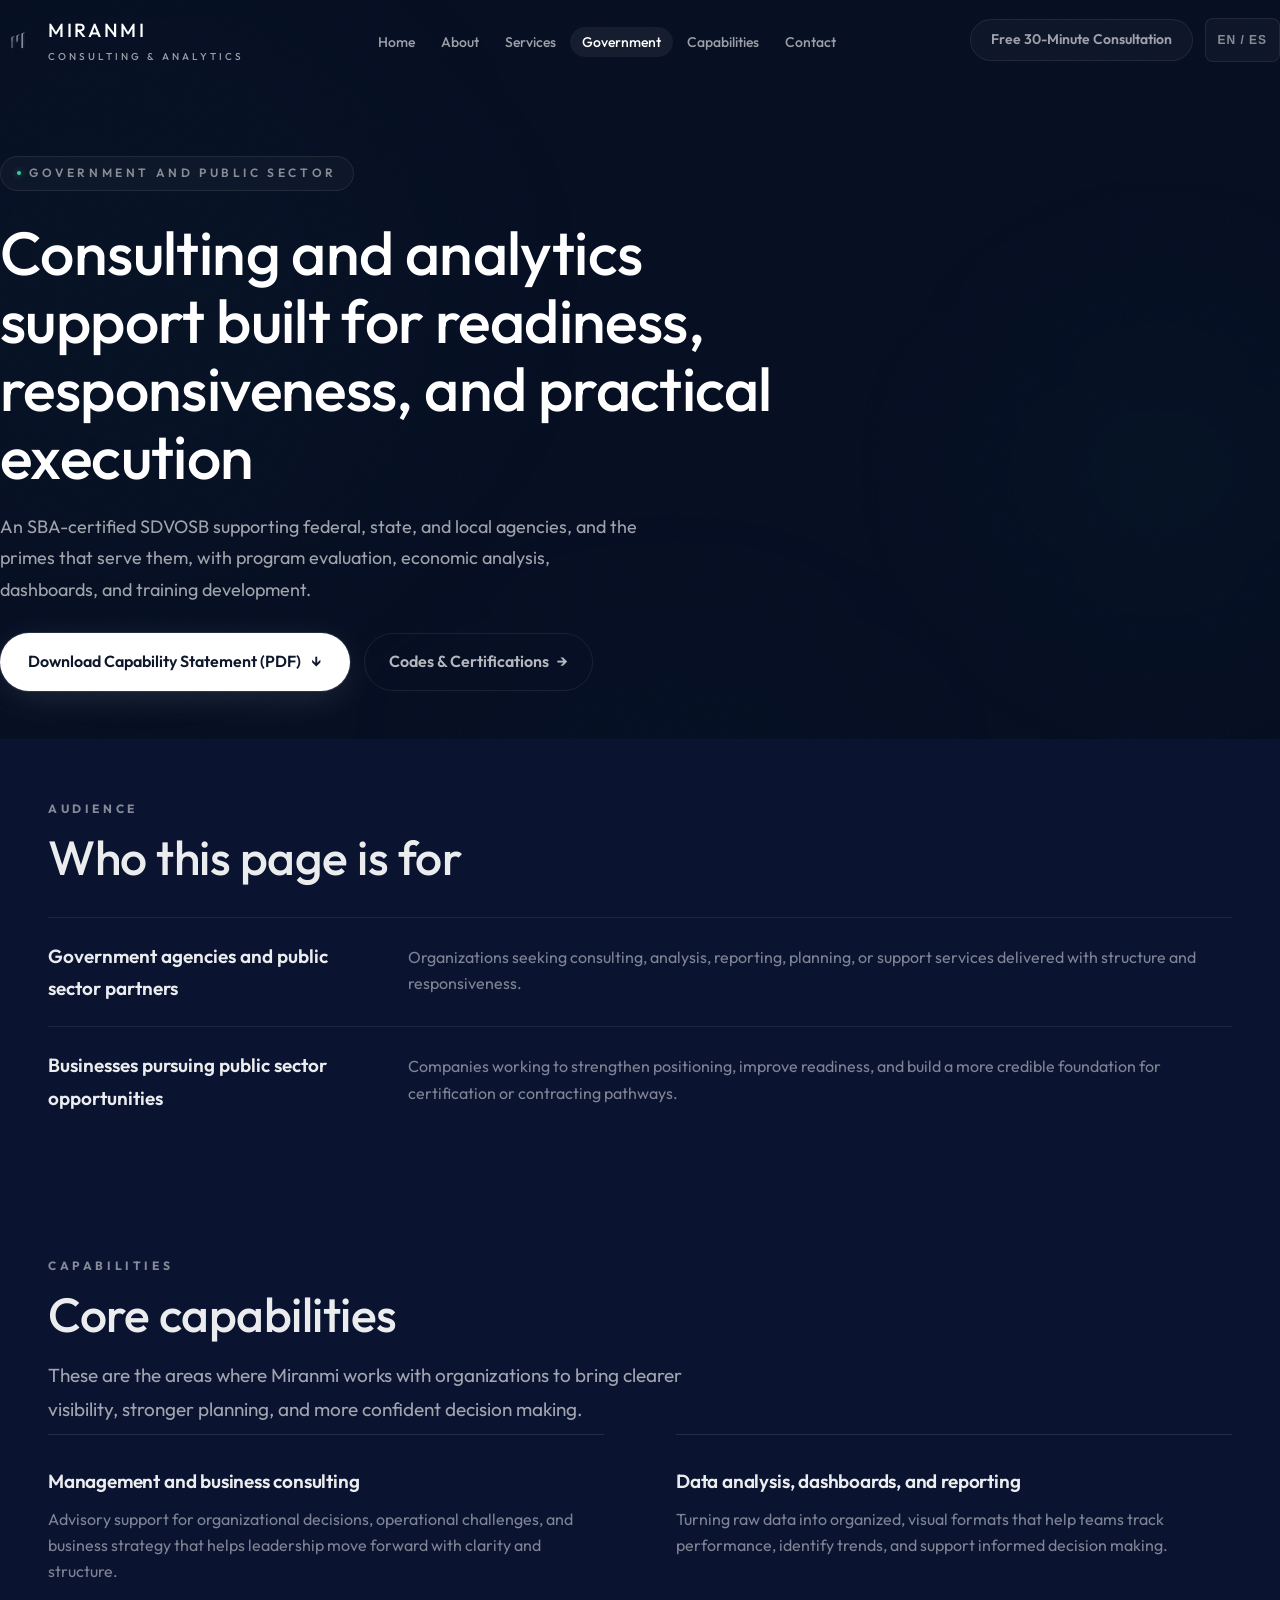
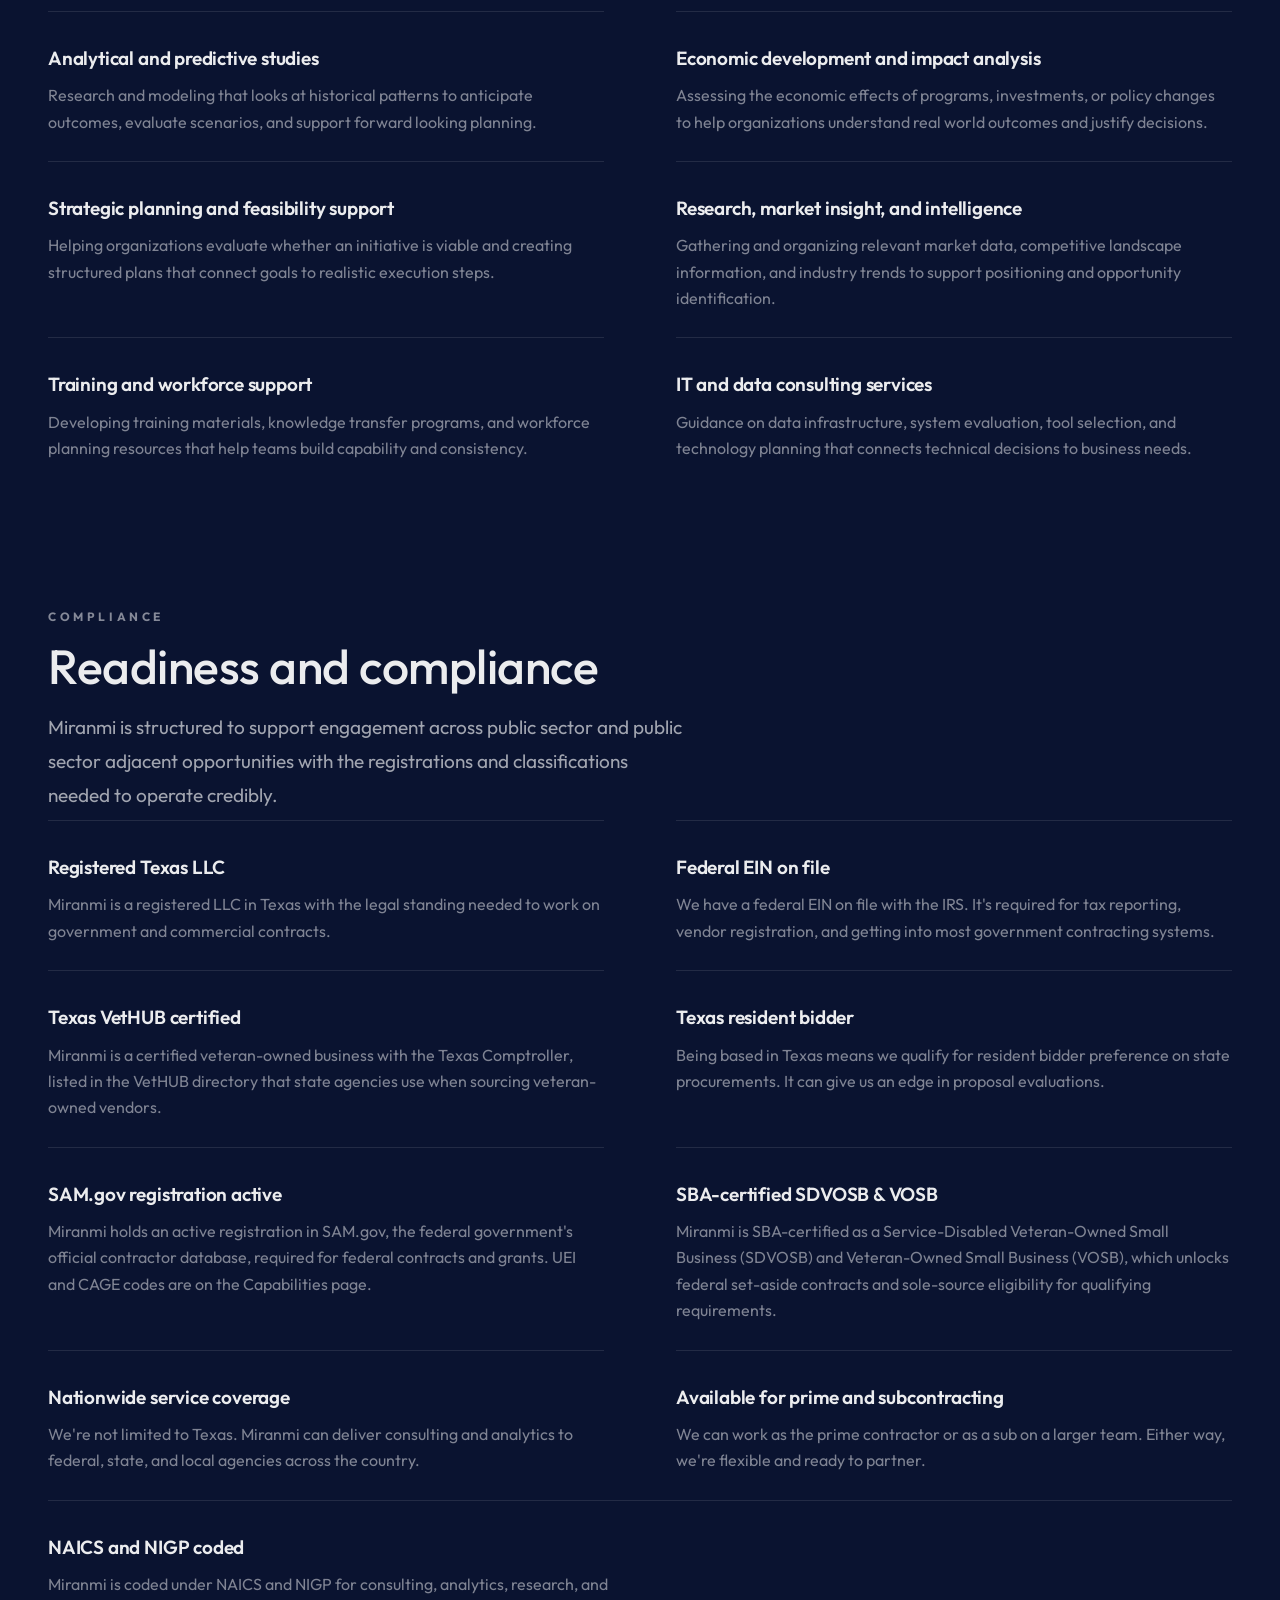
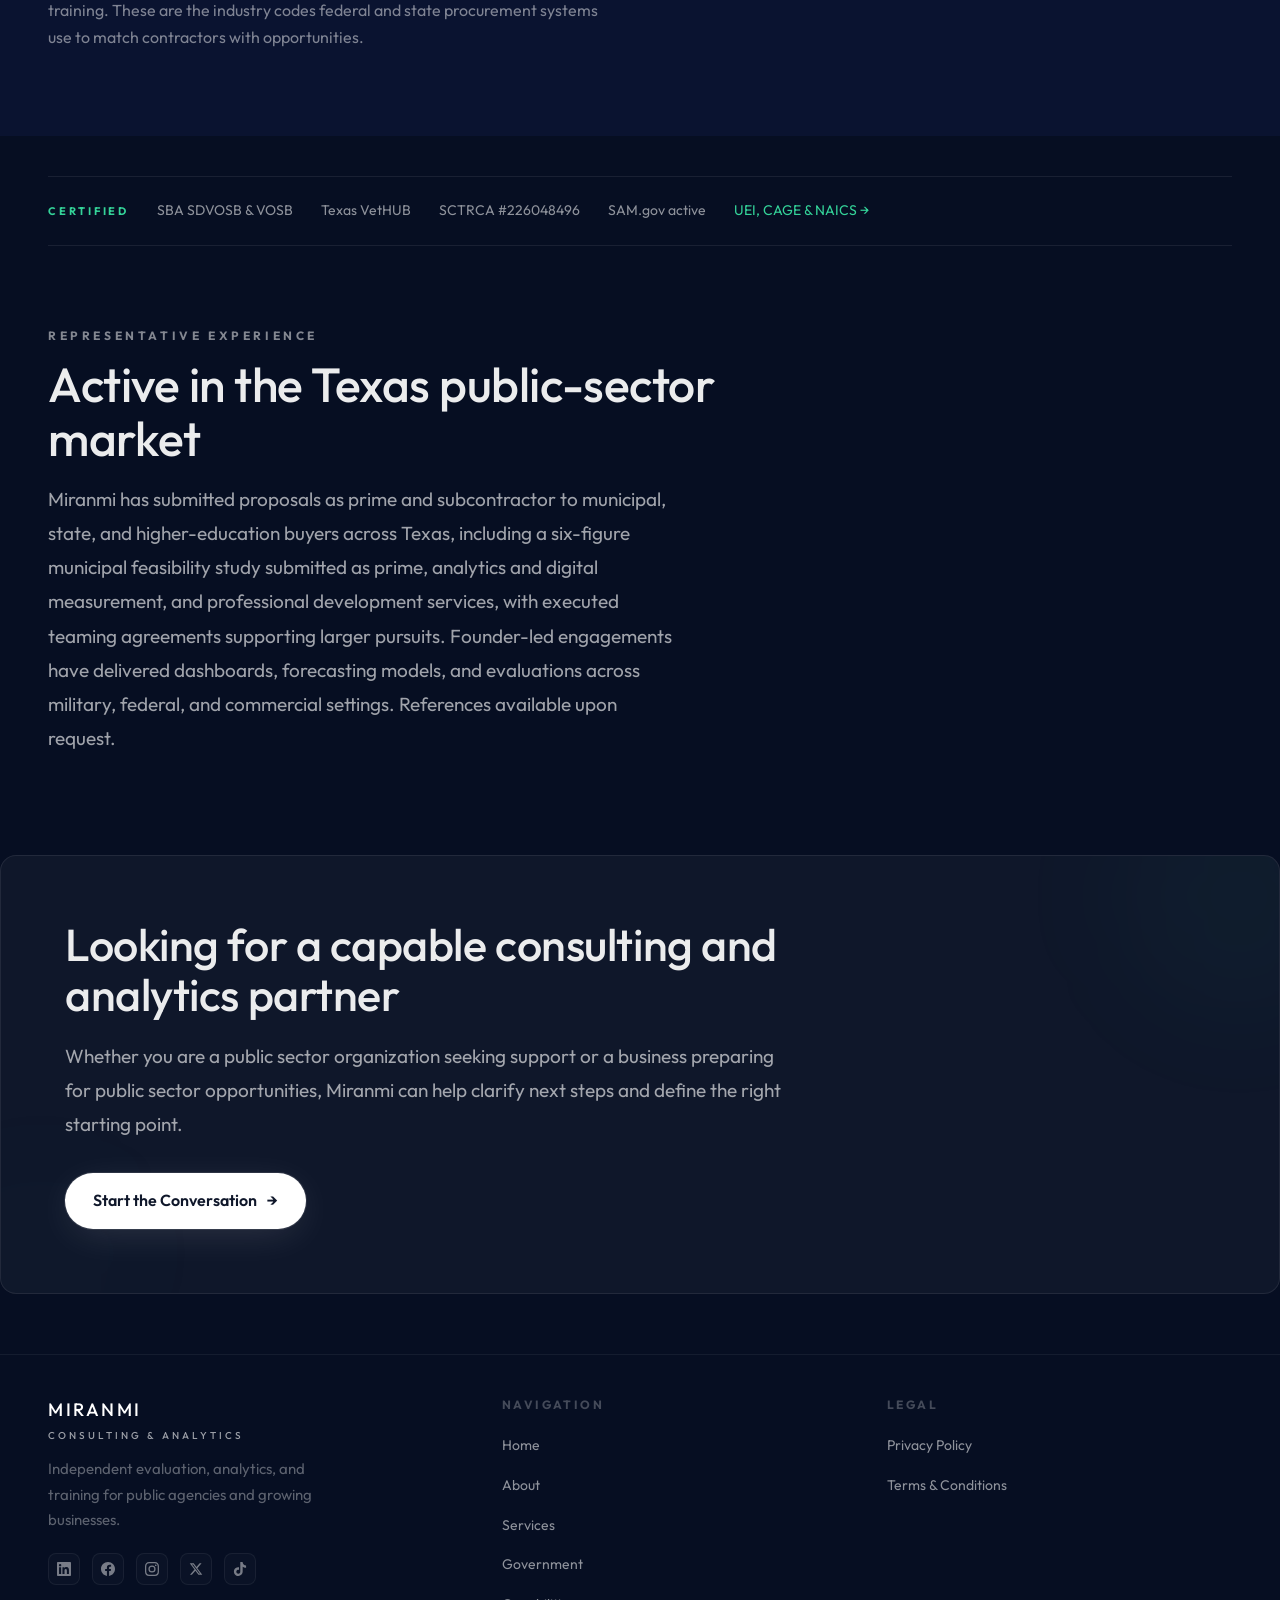
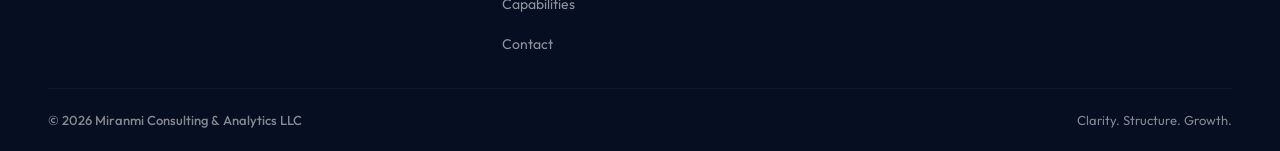
<file: government/index.html>
<!DOCTYPE html>
<html lang="en">
<head>
<meta charset="UTF-8">
<meta name="viewport" content="width=device-width, initial-scale=1.0">
<title>SDVOSB Government Consulting | Federal, State & Local | Miranmi | San Antonio, TX</title>
<meta name="description" content="SBA-certified SDVOSB in San Antonio, TX. Program evaluation, economic impact, dashboards, and training for federal, state, and local agencies.">
<link rel="canonical" href="https://www.miranmi.com/government/">
<meta property="og:type" content="website">
<meta property="og:url" content="https://www.miranmi.com/government/">
<meta property="og:title" content="SDVOSB Government Consulting | Federal, State & Local | Miranmi | San Antonio, TX">
<meta property="og:description" content="SBA-certified SDVOSB in San Antonio, TX. Program evaluation, economic impact analysis, dashboards, and training for federal, state, and local agencies. Active SAM.gov registration. Prime and subcontracting.">
<meta property="og:image" content="https://www.miranmi.com/og-image.png">
<meta property="og:site_name" content="Miranmi Consulting & Analytics">
<meta property="og:locale" content="en_US">
<link rel="alternate" hreflang="en" href="https://www.miranmi.com/government/">
<link rel="alternate" hreflang="x-default" href="https://www.miranmi.com/government/">
<meta name="twitter:card" content="summary_large_image">
<meta name="twitter:title" content="SDVOSB Government Consulting | Federal, State & Local | Miranmi | San Antonio, TX">
<meta name="twitter:description" content="SBA-certified SDVOSB in San Antonio, TX. Program evaluation, economic impact analysis, dashboards, and training for federal, state, and local agencies. Active SAM.gov registration. Prime and subcontracting.">
<meta name="twitter:image" content="https://www.miranmi.com/og-image.png">
<link rel="icon" type="image/svg+xml" href="/favicon.svg">
<link rel="apple-touch-icon" sizes="180x180" href="/apple-touch-icon.png">
<link rel="alternate icon" href="/favicon.ico">
<link rel="preconnect" href="https://fonts.googleapis.com">
<link rel="preconnect" href="https://fonts.gstatic.com" crossorigin>
<link href="https://fonts.googleapis.com/css2?family=Outfit:wght@300;400;500;600;700&display=swap" rel="stylesheet">
<link rel="preload" href="/styles.css" as="style">
<link rel="stylesheet" href="/styles.css">
<script type="application/ld+json">
{
  "@context": "https://schema.org",
  "@type": "Service",
  "provider": {
    "@type": "ProfessionalService",
    "name": "Miranmi Consulting & Analytics",
    "url": "https://www.miranmi.com"
  },
  "serviceType": [
    "Government Consulting",
    "Federal Government Contracting",
    "State Government Contracting",
    "Government Contracting Support",
    "Public Sector Consulting",
    "Program Evaluation",
    "Economic Impact Analysis",
    "Training and Curriculum Development",
    "Prime and Subcontracting",
    "Research and Reporting",
    "Business Readiness",
    "Federal Consulting Services"
  ],
  "areaServed": [
    { "@type": "City", "name": "San Antonio", "containedInPlace": { "@type": "State", "name": "Texas" } },
    { "@type": "State", "name": "Texas" },
    { "@type": "Country", "name": "United States" }
  ],
  "description": "SBA-certified SDVOSB providing program evaluation, economic impact analysis, dashboards, and training development for federal, state, and local government agencies. Active SAM.gov registration (UEI JFHDS4WWQ3A1, CAGE 1AHB3). Available for prime and subcontracting. NAICS 541611, 541618, 541690, 541720, 541910.",
  "availableLanguage": ["en", "es"]
}
</script>
</head>
<body>
<a class="skip-link" href="#main-content"><span data-i="en" lang="en">Skip to main content</span><span data-i="es" lang="es">Saltar al contenido principal</span></a>
<div class="scroll-line" id="scrollLine"></div>
<div class="noise"></div>
<div class="bg-glow"><div class="g1"></div><div class="g2"></div><div class="g3"></div></div>

<nav class="nav" id="mainNav" role="navigation" aria-label="Main navigation">
  <div class="container nav-inner">
    <a href="/" class="nav-logo" aria-label="Miranmi Consulting & Analytics home">
      <svg viewBox="0 0 23623 23623" role="img" aria-label="Miranmi logo" style="fill-rule:evenodd;clip-rule:evenodd;stroke-linejoin:round;stroke-miterlimit:2;height:36px;width:36px;">
<defs>
<linearGradient id="nlg1" x1="0" y1="0" x2="1" y2="0" gradientUnits="userSpaceOnUse" gradientTransform="matrix(0,1339.72,-5904.94,0,13251.5,8702.69)"><stop offset="0" style="stop-color:rgb(123,130,145);stop-opacity:0.87"/><stop offset="1" style="stop-color:rgb(86,93,107);stop-opacity:0.87"/></linearGradient>
<linearGradient id="nlg2" x1="0" y1="0" x2="1" y2="0" gradientUnits="userSpaceOnUse" gradientTransform="matrix(0,1057.83,-3137.89,0,2877,10835.3)"><stop offset="0" style="stop-color:rgb(123,130,145);stop-opacity:0.92"/><stop offset="1" style="stop-color:rgb(86,93,107);stop-opacity:0.92"/></linearGradient>
</defs>
<g transform="matrix(1,0,0,1,0,827.251)">
<g transform="matrix(1.09,0,0,1.11,1342.5,495)">
<g transform="matrix(0.716,0,0,1.46,3920.6,-3742.5)"><path d="M5115.6,7302L5115.6,11706.8L3601,12324.8L3601,8026.5L5115.6,7302Z" style="fill:rgb(31,37,48);fill-opacity:0.5"/></g>
<g transform="matrix(0.292,0,0,1.265,4681,-1985.8)"><rect x="2737" y="7870" width="3521" height="4958" style="fill:url(#nlg1)"/></g>
<g transform="matrix(1,0,0,1,2173.6,1693)"><path d="M5407.4,5222L4337.3,6279.4L3307.8,6279.4L5407.4,5222Z" style="fill:rgb(194,200,212);fill-opacity:0.9"/></g>
</g>
<g transform="matrix(1.09,0,0,1.51,8043.9,-5215.2)">
<g transform="matrix(0.716,0,0,1.46,3920.6,-3742.5)"><path d="M5115.6,7499.9L5115.6,11870.3L3601,12324.8L3601,8013L5115.6,7499.9Z" style="fill:rgb(31,37,48);fill-opacity:0.5"/></g>
<g transform="matrix(0.292,0,0,1.265,4681,-1985.8)"><rect x="2737" y="7870" width="3521" height="4958" style="fill:rgb(130,138,153)"/></g>
<g transform="matrix(1,0,0,1,2173.6,1693)"><path d="M5407.4,5510.9L4337.3,6279.4L3307.8,6279.4L5407.4,5510.9Z" style="fill:rgb(194,200,212);fill-opacity:0.9"/></g>
</g>
<g transform="matrix(1.09,0,0,1,-1069.6,2012.2)">
<g transform="matrix(0.716,0,0,1.028,8324.9,-2637.6)"><path d="M6350.3,7422.6L6350.3,11281.4L4835.7,12255.4L4835.7,8564.4L6350.3,7422.6Z" style="fill:rgb(31,37,48);fill-opacity:0.47"/></g>
<g transform="matrix(0.292,0,0,0.945,9968.8,-1280.8)"><path d="M6258,7872.5C6258,7872.5 6255.1,11665.8 6254.9,11878.9C6254.9,11884.8 6247,11890.4 6233.3,11894L2737,12828L2737,7870L6258,7872.5Z" style="fill:url(#nlg2)"/></g>
<g transform="matrix(1,0,0,1,7461.4,-160.5)"><path d="M5407.4,5153.8L4337.3,6319.1L3307.8,6319.1L5407.4,5153.8Z" style="fill:rgb(194,200,212);fill-opacity:0.9"/></g>
</g>
</g>
</svg>
      <div>
        <div class="nav-logo-text logo-font">MIRANMI</div>
        <div class="nav-logo-sub"><span data-i="en" lang="en">Consulting & Analytics</span><span data-i="es" lang="es">Consultoría y Análisis</span></div>
      </div>
    </a>
    <ul class="nav-links" id="navLinks">
      <li><a href="/"><span data-i="en" lang="en">Home</span><span data-i="es" lang="es">Inicio</span></a></li>
      <li><a href="/about/"><span data-i="en" lang="en">About</span><span data-i="es" lang="es">Nosotros</span></a></li>
      <li><a href="/services/"><span data-i="en" lang="en">Services</span><span data-i="es" lang="es">Servicios</span></a></li>
      <li><a href="/government/" class="active"><span data-i="en" lang="en">Government</span><span data-i="es" lang="es">Gobierno</span></a></li>
      <li><a href="/capabilities/"><span data-i="en" lang="en">Capabilities</span><span data-i="es" lang="es">Capacidades</span></a></li>
      <li><a href="/contact/"><span data-i="en" lang="en">Contact</span><span data-i="es" lang="es">Contacto</span></a></li>
    </ul>
    <div class="nav-right">
      <a href="/contact/" class="nav-cta"><span data-i="en" lang="en">Free 30-Minute Consultation</span><span data-i="es" lang="es">Consulta Gratis de 30 Minutos</span></a>
      <button class="lang-btn" onclick="toggleLang()" aria-label="Toggle English and Spanish" aria-pressed="false">EN / ES</button>
      <button class="hamburger" onclick="openMenu()" aria-label="Menu" aria-expanded="false" aria-controls="mMenu"><span></span><span></span><span></span></button>
    </div>
  </div>
</nav>
<div class="mobile-overlay" id="mOverlay" onclick="closeMenu()"></div>
<div class="mobile-menu" id="mMenu">
  <div class="mobile-header">
    <div class="nav-logo" style="gap:8px;"><div><div class="nav-logo-text logo-font" style="font-size:17px;">MIRANMI</div></div></div>
    <button class="mobile-close" onclick="closeMenu()" aria-label="Close menu">&times;</button>
  </div>
  <nav class="mobile-nav">
    <a href="/" onclick="closeMenu()"><span data-i="en" lang="en">Home</span><span data-i="es" lang="es">Inicio</span></a>
    <a href="/about/" onclick="closeMenu()"><span data-i="en" lang="en">About</span><span data-i="es" lang="es">Nosotros</span></a>
    <a href="/services/" onclick="closeMenu()"><span data-i="en" lang="en">Services</span><span data-i="es" lang="es">Servicios</span></a>
    <a href="/government/" onclick="closeMenu()"><span data-i="en" lang="en">Government</span><span data-i="es" lang="es">Gobierno</span></a>
    <a href="/capabilities/" onclick="closeMenu()"><span data-i="en" lang="en">Capabilities</span><span data-i="es" lang="es">Capacidades</span></a>
    <a href="/contact/" onclick="closeMenu()"><span data-i="en" lang="en">Contact</span><span data-i="es" lang="es">Contacto</span></a>
  </nav>
  <div class="mobile-footer">
    <a href="/contact/" onclick="closeMenu()"><span data-i="en" lang="en">Free 30-Minute Consultation</span><span data-i="es" lang="es">Consulta Gratis de 30 Minutos</span> &rarr;</a>
  </div>
</div>

<main id="main-content">
<section class="page-hero container">
  <div class="reveal">
    <div class="eyebrow"><span class="dot"></span> <span data-i="en" lang="en">Government and Public Sector</span><span data-i="es" lang="es">Gobierno y Sector Público</span></div>
    <h1 class="serif"><span data-i="en" lang="en">Consulting and analytics support built for readiness, responsiveness, and practical execution</span><span data-i="es" lang="es">Soporte de consultoría y análisis diseñado para preparación, capacidad de respuesta y ejecución práctica</span></h1>
    <p class="hero-sub"><span data-i="en" lang="en">An SBA-certified SDVOSB supporting federal, state, and local agencies, and the primes that serve them, with program evaluation, economic analysis, dashboards, and training development.</span><span data-i="es" lang="es">Una SDVOSB certificada por la SBA que apoya a agencias federales, estatales y locales, y a los contratistas principales que las atienden, con evaluación de programas, análisis económico, tableros de control y desarrollo de capacitación.</span></p>
    <div style="margin-top:28px; display:flex; gap:14px; flex-wrap:wrap;">
      <a href="/Miranmi-Capability-Statement.pdf" class="btn-primary" download><span data-i="en" lang="en">Download Capability Statement (PDF)</span><span data-i="es" lang="es">Descargar Declaración de Capacidades (PDF)</span> <span>&darr;</span></a>
      <a href="/capabilities/" class="btn-outline"><span data-i="en" lang="en">Codes &amp; Certifications</span><span data-i="es" lang="es">Códigos y Certificaciones</span> <span>&rarr;</span></a>
    </div>
  </div>
</section>
<section class="section-pad section-alt"><div class="container">
  <div class="reveal"><div class="section-label"><span data-i="en" lang="en">Audience</span><span data-i="es" lang="es">Audiencia</span></div>
  <h2 class="section-title serif"><span data-i="en" lang="en">Who this page is for</span><span data-i="es" lang="es">Para quién es esta página</span></h2></div>
  <div class="aud-rows">
    <div class="aud-row reveal">
      <h3><span data-i="en" lang="en">Government agencies and public sector partners</span><span data-i="es" lang="es">Agencias gubernamentales y socios del sector público</span></h3>
      <p><span data-i="en" lang="en">Organizations seeking consulting, analysis, reporting, planning, or support services delivered with structure and responsiveness.</span><span data-i="es" lang="es">Organizaciones que buscan consultoría, análisis, reportes, planificación o servicios de soporte entregados con estructura y capacidad de respuesta.</span></p>
    </div>
    <div class="aud-row reveal" style="transition-delay:0.08s">
      <h3><span data-i="en" lang="en">Businesses pursuing public sector opportunities</span><span data-i="es" lang="es">Empresas que persiguen oportunidades del sector público</span></h3>
      <p><span data-i="en" lang="en">Companies working to strengthen positioning, improve readiness, and build a more credible foundation for certification or contracting pathways.</span><span data-i="es" lang="es">Empresas que trabajan para fortalecer su posicionamiento, mejorar la preparación y construir una base más creíble para certificaciones o caminos de contratación.</span></p>
    </div>
  </div>
</div></section>
<section class="section-pad section-alt"><div class="container">
  <div class="reveal"><div class="section-label"><span data-i="en" lang="en">Capabilities</span><span data-i="es" lang="es">Capacidades</span></div>
  <h2 class="section-title serif"><span data-i="en" lang="en">Core capabilities</span><span data-i="es" lang="es">Capacidades principales</span></h2>
  <p class="section-text"><span data-i="en" lang="en">These are the areas where Miranmi works with organizations to bring clearer visibility, stronger planning, and more confident decision making.</span><span data-i="es" lang="es">Estas son las áreas donde Miranmi trabaja con organizaciones para brindar mayor visibilidad, planificación más sólida y toma de decisiones más segura.</span></p></div>
  <div class="svc-index">
    <div class="svc-item reveal">
      <h3 style="font-size:19px;"><span data-i="en" lang="en">Management and business consulting</span><span data-i="es" lang="es">Consultoría de gestión y empresarial</span></h3>
      <p><span data-i="en" lang="en">Advisory support for organizational decisions, operational challenges, and business strategy that helps leadership move forward with clarity and structure.</span><span data-i="es" lang="es">Soporte de asesoría para decisiones organizacionales, desafíos operativos y estrategia empresarial que ayuda al liderazgo a avanzar con claridad y estructura.</span></p>
    </div>
    <div class="svc-item reveal" style="transition-delay:0.02s">
      <h3 style="font-size:19px;"><span data-i="en" lang="en">Data analysis, dashboards, and reporting</span><span data-i="es" lang="es">Análisis de datos, dashboards y reportes</span></h3>
      <p><span data-i="en" lang="en">Turning raw data into organized, visual formats that help teams track performance, identify trends, and support informed decision making.</span><span data-i="es" lang="es">Convertir datos sin procesar en formatos organizados y visuales que ayuden a los equipos a rastrear rendimiento, identificar tendencias y apoyar la toma de decisiones informada.</span></p>
    </div>
    <div class="svc-item reveal" style="transition-delay:0.04s">
      <h3 style="font-size:19px;"><span data-i="en" lang="en">Analytical and predictive studies</span><span data-i="es" lang="es">Estudios analíticos y predictivos</span></h3>
      <p><span data-i="en" lang="en">Research and modeling that looks at historical patterns to anticipate outcomes, evaluate scenarios, and support forward looking planning.</span><span data-i="es" lang="es">Investigación y modelado que analiza patrones históricos para anticipar resultados, evaluar escenarios y apoyar la planificación prospectiva.</span></p>
    </div>
    <div class="svc-item reveal" style="transition-delay:0.06s">
      <h3 style="font-size:19px;"><span data-i="en" lang="en">Economic development and impact analysis</span><span data-i="es" lang="es">Desarrollo económico y análisis de impacto</span></h3>
      <p><span data-i="en" lang="en">Assessing the economic effects of programs, investments, or policy changes to help organizations understand real world outcomes and justify decisions.</span><span data-i="es" lang="es">Evaluar los efectos económicos de programas, inversiones o cambios de política para ayudar a las organizaciones a comprender resultados reales y justificar decisiones.</span></p>
    </div>
    <div class="svc-item reveal" style="transition-delay:0.08s">
      <h3 style="font-size:19px;"><span data-i="en" lang="en">Strategic planning and feasibility support</span><span data-i="es" lang="es">Planificación estratégica y soporte de viabilidad</span></h3>
      <p><span data-i="en" lang="en">Helping organizations evaluate whether an initiative is viable and creating structured plans that connect goals to realistic execution steps.</span><span data-i="es" lang="es">Ayudar a las organizaciones a evaluar si una iniciativa es viable y crear planes estructurados que conecten metas con pasos de ejecución realistas.</span></p>
    </div>
    <div class="svc-item reveal" style="transition-delay:0.09s">
      <h3 style="font-size:19px;"><span data-i="en" lang="en">Research, market insight, and intelligence</span><span data-i="es" lang="es">Investigación, perspectivas de mercado e inteligencia</span></h3>
      <p><span data-i="en" lang="en">Gathering and organizing relevant market data, competitive landscape information, and industry trends to support positioning and opportunity identification.</span><span data-i="es" lang="es">Recopilar y organizar datos relevantes del mercado, información del panorama competitivo y tendencias de la industria para apoyar el posicionamiento e identificación de oportunidades.</span></p>
    </div>
    <div class="svc-item reveal" style="transition-delay:0.09s">
      <h3 style="font-size:19px;"><span data-i="en" lang="en">Training and workforce support</span><span data-i="es" lang="es">Capacitación y soporte de fuerza laboral</span></h3>
      <p><span data-i="en" lang="en">Developing training materials, knowledge transfer programs, and workforce planning resources that help teams build capability and consistency.</span><span data-i="es" lang="es">Desarrollar materiales de capacitación, programas de transferencia de conocimiento y recursos de planificación de fuerza laboral que ayuden a los equipos a desarrollar capacidad y consistencia.</span></p>
    </div>
    <div class="svc-item reveal" style="transition-delay:0.09s">
      <h3 style="font-size:19px;"><span data-i="en" lang="en">IT and data consulting services</span><span data-i="es" lang="es">Servicios de consultoría de TI y datos</span></h3>
      <p><span data-i="en" lang="en">Guidance on data infrastructure, system evaluation, tool selection, and technology planning that connects technical decisions to business needs.</span><span data-i="es" lang="es">Orientación sobre infraestructura de datos, evaluación de sistemas, selección de herramientas y planificación tecnológica que conecta decisiones técnicas con necesidades empresariales.</span></p>
    </div>
  </div>
</div></section>
<section class="section-pad section-alt"><div class="container">
  <div class="reveal"><div class="section-label"><span data-i="en" lang="en">Compliance</span><span data-i="es" lang="es">Cumplimiento</span></div>
  <h2 class="section-title serif"><span data-i="en" lang="en">Readiness and compliance</span><span data-i="es" lang="es">Preparación y cumplimiento</span></h2>
  <p class="section-text"><span data-i="en" lang="en">Miranmi is structured to support engagement across public sector and public sector adjacent opportunities with the registrations and classifications needed to operate credibly.</span><span data-i="es" lang="es">Miranmi está estructurado para apoyar la participación en oportunidades del sector público y sectores conexos, con los registros y clasificaciones necesarios para operar de manera creíble.</span></p></div>
  <div class="svc-index">
    <div class="svc-item reveal">
      <h3 style="font-size:19px;"><span data-i="en" lang="en">Registered Texas LLC</span><span data-i="es" lang="es">LLC registrada en Texas</span></h3>
      <p><span data-i="en" lang="en">Miranmi is a registered LLC in Texas with the legal standing needed to work on government and commercial contracts.</span><span data-i="es" lang="es">Miranmi es una LLC registrada en Texas con la posición legal necesaria para trabajar en contratos gubernamentales y comerciales.</span></p>
    </div>
    <div class="svc-item reveal" style="transition-delay:0.03s">
      <h3 style="font-size:19px;"><span data-i="en" lang="en">Federal EIN on file</span><span data-i="es" lang="es">EIN federal registrado</span></h3>
      <p><span data-i="en" lang="en">We have a federal EIN on file with the IRS. It's required for tax reporting, vendor registration, and getting into most government contracting systems.</span><span data-i="es" lang="es">Tenemos un EIN federal registrado con el IRS. Es requerido para reportes fiscales, registro de proveedores y acceso a la mayoría de los sistemas de contratación gubernamental.</span></p>
    </div>
    <div class="svc-item reveal" style="transition-delay:0.06s">
      <h3 style="font-size:19px;"><span data-i="en" lang="en">Texas VetHUB certified</span><span data-i="es" lang="es">Certificación Texas VetHUB obtenida</span></h3>
      <p><span data-i="en" lang="en">Miranmi is a certified veteran-owned business with the Texas Comptroller, listed in the VetHUB directory that state agencies use when sourcing veteran-owned vendors.</span><span data-i="es" lang="es">Miranmi es una empresa de veterano certificada por el Contralor de Texas, incluida en el directorio VetHUB que las agencias estatales usan al buscar proveedores de veteranos.</span></p>
    </div>
    <div class="svc-item reveal" style="transition-delay:0.09s">
      <h3 style="font-size:19px;"><span data-i="en" lang="en">Texas resident bidder</span><span data-i="es" lang="es">Licitante residente de Texas</span></h3>
      <p><span data-i="en" lang="en">Being based in Texas means we qualify for resident bidder preference on state procurements. It can give us an edge in proposal evaluations.</span><span data-i="es" lang="es">Estar basados en Texas significa que calificamos para preferencia de licitante residente en adquisiciones estatales. Nos da una ventaja en evaluaciones de propuestas.</span></p>
    </div>
    <div class="svc-item reveal" style="transition-delay:0.09s">
      <h3 style="font-size:19px;"><span data-i="en" lang="en">SAM.gov registration active</span><span data-i="es" lang="es">Registro activo en SAM.gov</span></h3>
      <p><span data-i="en" lang="en">Miranmi holds an active registration in SAM.gov, the federal government's official contractor database, required for federal contracts and grants. UEI and CAGE codes are on the Capabilities page.</span><span data-i="es" lang="es">Miranmi mantiene un registro activo en SAM.gov, la base de datos oficial de contratistas del gobierno federal, requerido para contratos y subvenciones federales. Los códigos UEI y CAGE están en la página de Capacidades.</span></p>
    </div>
    <div class="svc-item reveal" style="transition-delay:0.09s">
      <h3 style="font-size:19px;"><span data-i="en" lang="en">SBA-certified SDVOSB &amp; VOSB</span><span data-i="es" lang="es">SDVOSB y VOSB certificada por la SBA</span></h3>
      <p><span data-i="en" lang="en">Miranmi is SBA-certified as a Service-Disabled Veteran-Owned Small Business (SDVOSB) and Veteran-Owned Small Business (VOSB), which unlocks federal set-aside contracts and sole-source eligibility for qualifying requirements.</span><span data-i="es" lang="es">Miranmi está certificada por la SBA como Pequeña Empresa de Veterano con Discapacidad de Servicio (SDVOSB) y VOSB, lo que habilita contratos federales reservados y elegibilidad para adjudicación directa en requerimientos calificados.</span></p>
    </div>
    <div class="svc-item reveal" style="transition-delay:0.09s">
      <h3 style="font-size:19px;"><span data-i="en" lang="en">Nationwide service coverage</span><span data-i="es" lang="es">Cobertura de servicio a nivel nacional</span></h3>
      <p><span data-i="en" lang="en">We're not limited to Texas. Miranmi can deliver consulting and analytics to federal, state, and local agencies across the country.</span><span data-i="es" lang="es">No estamos limitados a Texas. Miranmi puede ofrecer consultoría y análisis a agencias federales, estatales y locales en todo el país.</span></p>
    </div>
    <div class="svc-item reveal" style="transition-delay:0.09s">
      <h3 style="font-size:19px;"><span data-i="en" lang="en">Available for prime and subcontracting</span><span data-i="es" lang="es">Disponible para contratación principal y subcontratación</span></h3>
      <p><span data-i="en" lang="en">We can work as the prime contractor or as a sub on a larger team. Either way, we're flexible and ready to partner.</span><span data-i="es" lang="es">Podemos trabajar como contratista principal o como sub en un equipo más grande. De cualquier forma, somos flexibles y estamos listos para colaborar.</span></p>
    </div>
    <div class="svc-item reveal" style="transition-delay:0.09s">
      <h3 style="font-size:19px;"><span data-i="en" lang="en">NAICS and NIGP coded</span><span data-i="es" lang="es">Codificado NAICS y NIGP</span></h3>
      <p><span data-i="en" lang="en">Miranmi is coded under NAICS and NIGP for consulting, analytics, research, and training. These are the industry codes federal and state procurement systems use to match contractors with opportunities.</span><span data-i="es" lang="es">Miranmi está codificado bajo NAICS y NIGP para consultoría, análisis, investigación y capacitación. Estos son los códigos de industria que los sistemas de adquisición federal y estatal usan para conectar contratistas con oportunidades.</span></p>
    </div>
  </div>
</div></section>

<section class="section-pad-sm"><div class="container">
  <div class="reveal" style="border-top:1px solid rgba(255,255,255,0.08); border-bottom:1px solid rgba(255,255,255,0.08); padding:22px 0; display:flex; flex-wrap:wrap; gap:10px 28px; align-items:center; font-size:14px; color:rgba(255,255,255,0.55);">
    <span style="font-weight:700; letter-spacing:0.25em; text-transform:uppercase; font-size:11px; color:var(--emerald);"><span data-i="en" lang="en">Certified</span><span data-i="es" lang="es">Certificada</span></span>
    <span>SBA SDVOSB &amp; VOSB</span>
    <span>Texas VetHUB</span>
    <span>SCTRCA #226048496</span>
    <span><span data-i="en" lang="en">SAM.gov active</span><span data-i="es" lang="es">SAM.gov activo</span></span>
    <a href="/capabilities/" style="color:var(--emerald);"><span data-i="en" lang="en">UEI, CAGE &amp; NAICS &rarr;</span><span data-i="es" lang="es">UEI, CAGE y NAICS &rarr;</span></a>
  </div>
</div></section>
<section class="section-pad-sm"><div class="container">
  <div class="reveal">
    <div class="section-label"><span data-i="en" lang="en">Representative experience</span><span data-i="es" lang="es">Experiencia representativa</span></div>
    <h2 class="section-title serif"><span data-i="en" lang="en">Active in the Texas public-sector market</span><span data-i="es" lang="es">Activa en el mercado público de Texas</span></h2>
    <p class="section-text"><span data-i="en" lang="en">Miranmi has submitted proposals as prime and subcontractor to municipal, state, and higher-education buyers across Texas, including a six-figure municipal feasibility study submitted as prime, analytics and digital measurement, and professional development services, with executed teaming agreements supporting larger pursuits. Founder-led engagements have delivered dashboards, forecasting models, and evaluations across military, federal, and commercial settings. References available upon request.</span><span data-i="es" lang="es">Miranmi ha presentado propuestas como contratista principal y subcontratista ante compradores municipales, estatales y de educación superior en Texas, incluyendo un estudio de factibilidad municipal de seis cifras presentado como contratista principal, análisis y medición digital, y servicios de desarrollo profesional, con acuerdos de colaboración formalizados para proyectos de mayor escala. Los proyectos dirigidos por el fundador han entregado tableros de control, modelos de pronóstico y evaluaciones en entornos militares, federales y comerciales. Referencias disponibles a solicitud.</span></p>
  </div>
</div></section>
<section class="container section-pad">
  <div class="reveal-scale">
    <div class="cta-section">
      <div class="cta-glow1"></div>
      <div class="cta-glow2"></div>
      <div class="cta-inner" style="max-width:720px;">
        <h2 class="serif"><span data-i="en" lang="en">Looking for a capable consulting and analytics partner</span><span data-i="es" lang="es">Buscando un socio capaz en consultoría y análisis</span></h2>
        <p><span data-i="en" lang="en">Whether you are a public sector organization seeking support or a business preparing for public sector opportunities, Miranmi can help clarify next steps and define the right starting point.</span><span data-i="es" lang="es">Ya sea una organización del sector público buscando soporte o una empresa preparándose para oportunidades del sector público, Miranmi puede ayudar a definir los próximos pasos y el mejor punto de partida.</span></p>
        <div style="margin-top:32px;">
          <a href="/contact/" class="btn-primary"><span data-i="en" lang="en">Start the Conversation</span><span data-i="es" lang="es">Iniciar la Conversación</span> <span>&rarr;</span></a>
          
        </div>
      </div>
    </div>
  </div>
</section>

</main>

<footer class="footer">
  <div class="container">
    <div class="footer-top">
      <div class="footer-brand">
        <div class="nav-logo" style="gap:8px;pointer-events:none;">
          <div><div class="nav-logo-text logo-font" style="font-size:18px;">MIRANMI</div>
          <div class="nav-logo-sub" style="margin-top:2px;"><span data-i="en" lang="en">Consulting & Analytics</span><span data-i="es" lang="es">Consultoría y Análisis</span></div></div>
        </div>
        <p><span data-i="en" lang="en">Independent evaluation, analytics, and training for public agencies and growing businesses.</span><span data-i="es" lang="es">Evaluación independiente, análisis y capacitación para agencias públicas y empresas en crecimiento.</span></p>
        <div class="footer-social" style="margin-top:20px;">
          <a href="https://www.linkedin.com/company/miranmiconsulting" target="_blank" rel="noopener noreferrer" aria-label="LinkedIn"><svg viewBox="0 0 24 24"><path d="M20.447 20.452h-3.554v-5.569c0-1.328-.027-3.037-1.852-3.037-1.853 0-2.136 1.445-2.136 2.939v5.667H9.351V9h3.414v1.561h.046c.477-.9 1.637-1.85 3.37-1.85 3.601 0 4.267 2.37 4.267 5.455v6.286zM5.337 7.433a2.062 2.062 0 01-2.063-2.065 2.064 2.064 0 112.063 2.065zm1.782 13.019H3.555V9h3.564v11.452zM22.225 0H1.771C.792 0 0 .774 0 1.729v20.542C0 23.227.792 24 1.771 24h20.451C23.2 24 24 23.227 24 22.271V1.729C24 .774 23.2 0 22.222 0h.003z"/></svg></a>
          <a href="https://www.facebook.com/people/Miranmi-Consulting-Analytics/61582203251002/" target="_blank" rel="noopener noreferrer" aria-label="Facebook"><svg viewBox="0 0 24 24"><path d="M24 12.073c0-6.627-5.373-12-12-12s-12 5.373-12 12c0 5.99 4.388 10.954 10.125 11.854v-8.385H7.078v-3.47h3.047V9.43c0-3.007 1.792-4.669 4.533-4.669 1.312 0 2.686.235 2.686.235v2.953H15.83c-1.491 0-1.956.925-1.956 1.874v2.25h3.328l-.532 3.47h-2.796v8.385C19.612 23.027 24 18.062 24 12.073z"/></svg></a>
          <a href="https://www.instagram.com/miranmiconsulting/" target="_blank" rel="noopener noreferrer" aria-label="Instagram"><svg viewBox="0 0 24 24"><path d="M12 2.163c3.204 0 3.584.012 4.85.07 3.252.148 4.771 1.691 4.919 4.919.058 1.265.069 1.645.069 4.849 0 3.205-.012 3.584-.069 4.849-.149 3.225-1.664 4.771-4.919 4.919-1.266.058-1.644.07-4.85.07-3.204 0-3.584-.012-4.849-.07-3.26-.149-4.771-1.699-4.919-4.92-.058-1.265-.07-1.644-.07-4.849 0-3.204.013-3.583.07-4.849.149-3.227 1.664-4.771 4.919-4.919 1.266-.057 1.645-.069 4.849-.069zM12 0C8.741 0 8.333.014 7.053.072 2.695.272.273 2.69.073 7.052.014 8.333 0 8.741 0 12c0 3.259.014 3.668.072 4.948.2 4.358 2.618 6.78 6.98 6.98C8.333 23.986 8.741 24 12 24c3.259 0 3.668-.014 4.948-.072 4.354-.2 6.782-2.618 6.979-6.98.059-1.28.073-1.689.073-4.948 0-3.259-.014-3.667-.072-4.947-.196-4.354-2.617-6.78-6.979-6.98C15.668.014 15.259 0 12 0zm0 5.838a6.162 6.162 0 100 12.324 6.162 6.162 0 000-12.324zM12 16a4 4 0 110-8 4 4 0 010 8zm6.406-11.845a1.44 1.44 0 100 2.881 1.44 1.44 0 000-2.881z"/></svg></a>
          <a href="https://x.com/miranmiconsult" target="_blank" rel="noopener noreferrer" aria-label="X"><svg viewBox="0 0 24 24"><path d="M18.244 2.25h3.308l-7.227 8.26 8.502 11.24H16.17l-5.214-6.817L4.99 21.75H1.68l7.73-8.835L1.254 2.25H8.08l4.713 6.231zm-1.161 17.52h1.833L7.084 4.126H5.117z"/></svg></a>
          <a href="https://www.tiktok.com/@miranmiconsulting" target="_blank" rel="noopener noreferrer" aria-label="TikTok"><svg viewBox="0 0 24 24"><path d="M12.525.02c1.31-.02 2.61-.01 3.91-.02.08 1.53.63 3.09 1.75 4.17 1.12 1.11 2.7 1.62 4.24 1.79v4.03c-1.44-.05-2.89-.35-4.2-.97-.57-.26-1.1-.59-1.62-.93-.01 2.92.01 5.84-.02 8.75-.08 1.4-.54 2.79-1.35 3.94-1.31 1.92-3.58 3.17-5.91 3.21-1.43.08-2.86-.31-4.08-1.03-2.02-1.19-3.44-3.37-3.65-5.71-.02-.5-.03-1-.01-1.49.18-1.9 1.12-3.72 2.58-4.96 1.66-1.44 3.98-2.13 6.15-1.72.02 1.48-.04 2.96-.04 4.44-.99-.32-2.15-.23-3.02.37-.63.41-1.11 1.04-1.36 1.75-.21.51-.15 1.07-.14 1.61.24 1.64 1.82 3.02 3.5 2.87 1.12-.01 2.19-.66 2.77-1.61.19-.33.4-.67.41-1.06.1-1.79.06-3.57.07-5.36.01-4.03-.01-8.05.02-12.07z"/></svg></a>
        </div>
      </div>
      <div>
        <div class="footer-col-title"><span data-i="en" lang="en">Navigation</span><span data-i="es" lang="es">Navegación</span></div>
        <nav class="footer-nav" aria-label="Footer navigation">
          <a href="/"><span data-i="en" lang="en">Home</span><span data-i="es" lang="es">Inicio</span></a>
          <a href="/about/"><span data-i="en" lang="en">About</span><span data-i="es" lang="es">Nosotros</span></a>
          <a href="/services/"><span data-i="en" lang="en">Services</span><span data-i="es" lang="es">Servicios</span></a>
          <a href="/government/"><span data-i="en" lang="en">Government</span><span data-i="es" lang="es">Gobierno</span></a>
          <a href="/capabilities/"><span data-i="en" lang="en">Capabilities</span><span data-i="es" lang="es">Capacidades</span></a>
          <a href="/contact/"><span data-i="en" lang="en">Contact</span><span data-i="es" lang="es">Contacto</span></a>
        </nav>
      </div>
      <div>
        <div class="footer-col-title"><span data-i="en" lang="en">Legal</span><span data-i="es" lang="es">Legal</span></div>
        <div class="footer-legal-links">
          <a href="/privacy-policy/"><span data-i="en" lang="en">Privacy Policy</span><span data-i="es" lang="es">Política de Privacidad</span></a>
          <a href="/terms/"><span data-i="en" lang="en">Terms & Conditions</span><span data-i="es" lang="es">Términos y Condiciones</span></a>
        </div>
      </div>
    </div>
    <div class="footer-bottom">
      <div class="footer-copy">&copy; 2026 Miranmi Consulting &amp; Analytics LLC</div>
      <div class="footer-tagline"><span data-i="en" lang="en">Clarity. Structure. Growth.</span><span data-i="es" lang="es">Claridad. Estructura. Crecimiento.</span></div>
    </div>
  </div>
</footer>

<script src="/main.js"></script>
</body>
</html>
</file>
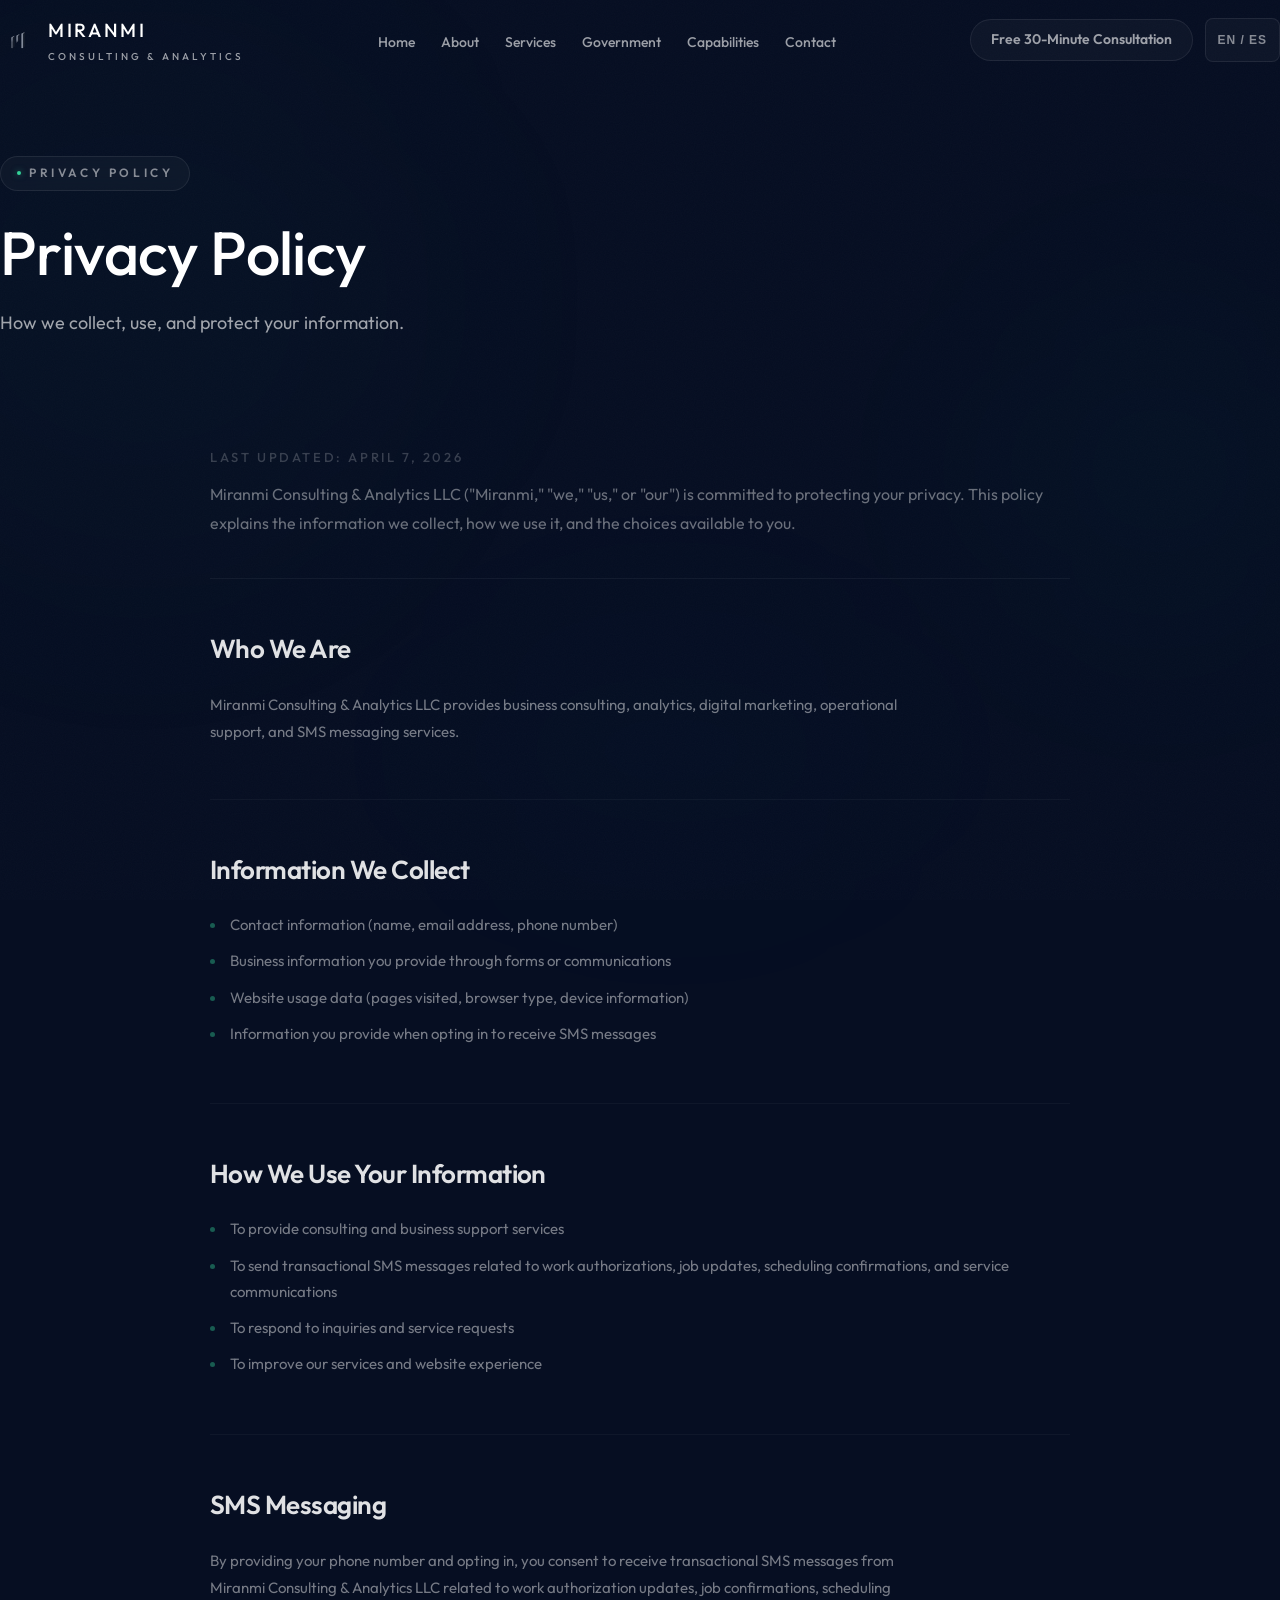
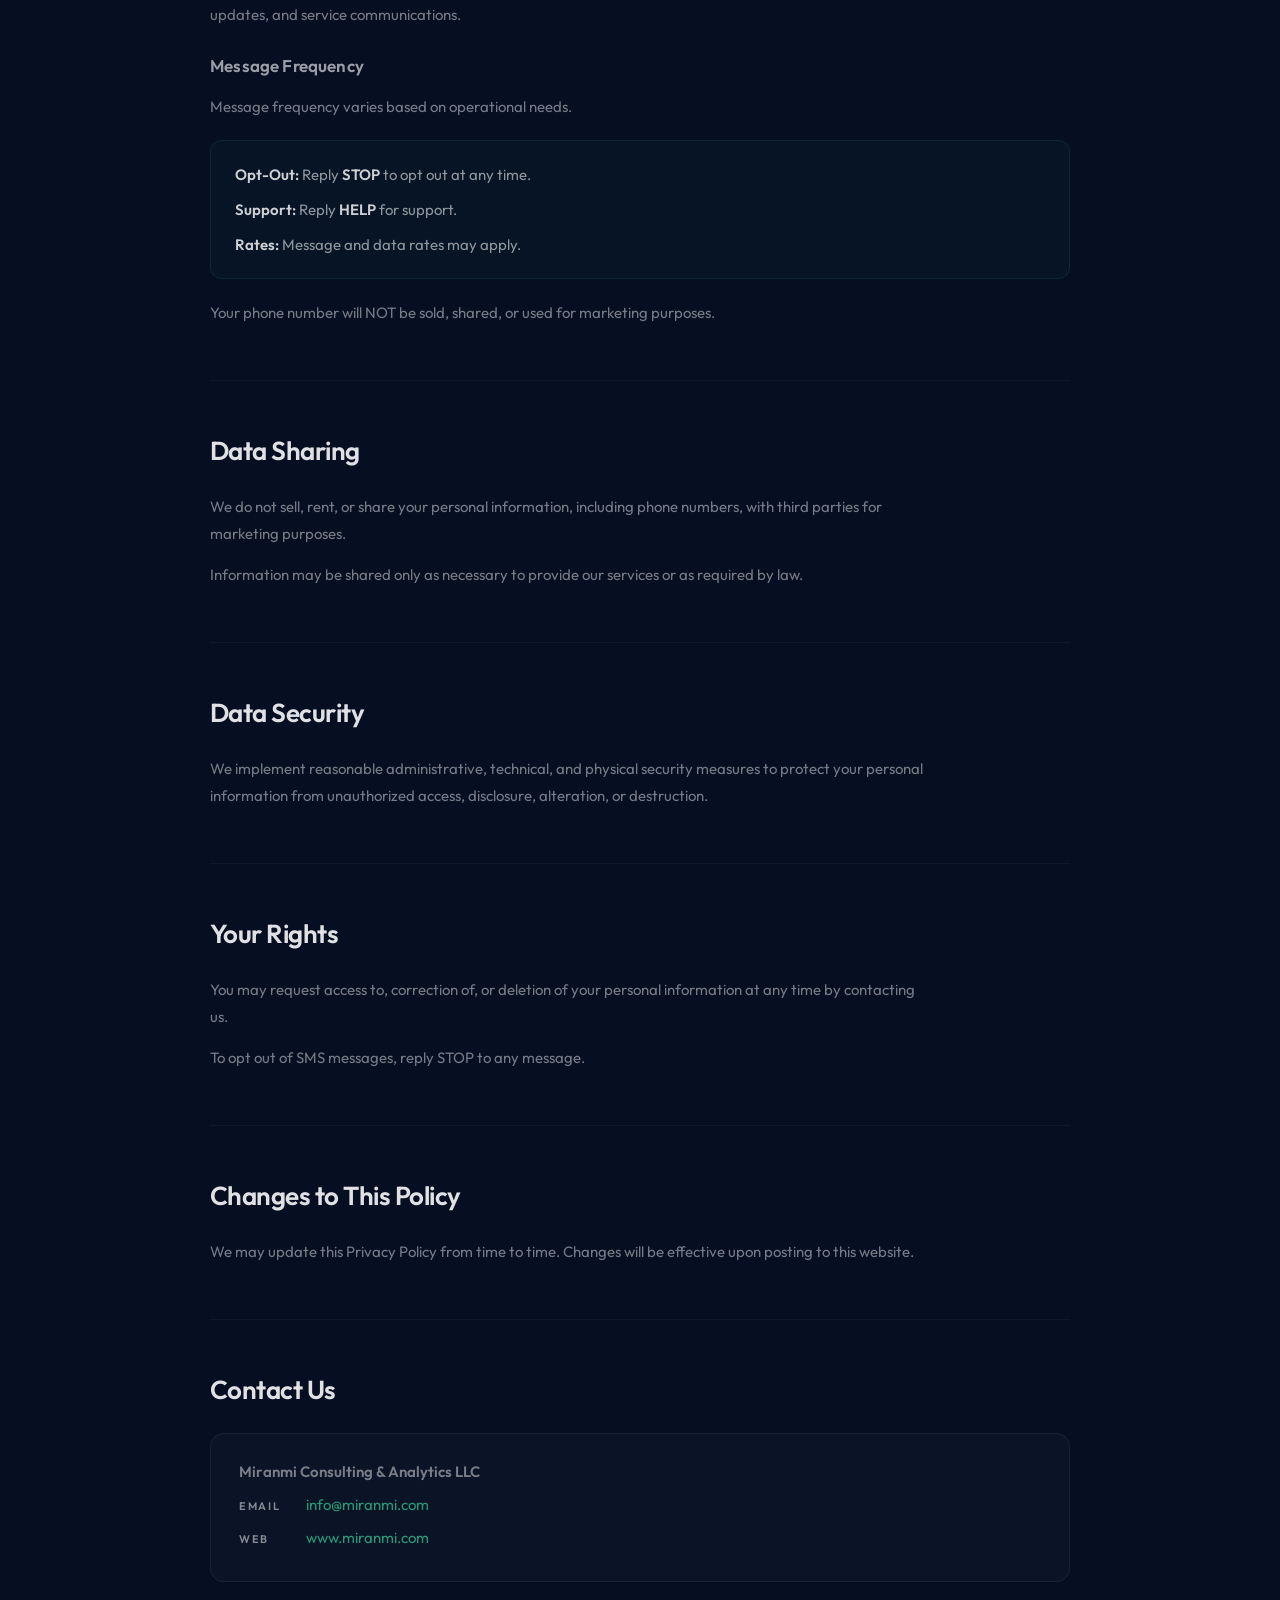
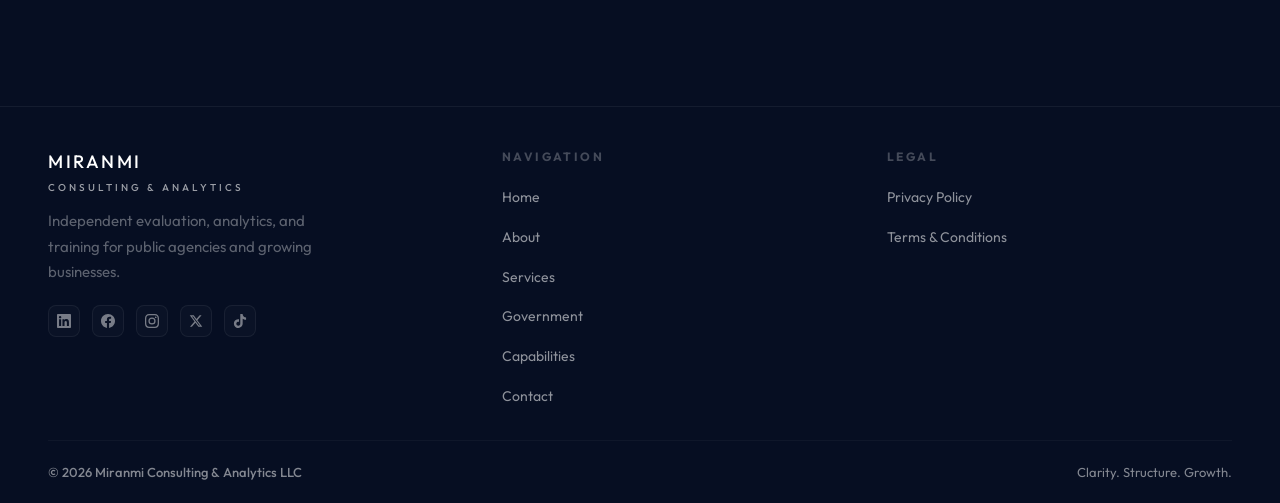
<file: privacy-policy/index.html>
<!DOCTYPE html>
<html lang="en">
<head>
<meta charset="UTF-8">
<meta name="viewport" content="width=device-width, initial-scale=1.0">
<title>Privacy Policy | Miranmi Consulting & Analytics</title>
<meta name="description" content="Privacy Policy for Miranmi Consulting & Analytics LLC. Learn how we collect, use, and protect your information, including SMS messaging practices.">
<link rel="canonical" href="https://www.miranmi.com/privacy-policy/">
<meta property="og:type" content="website">
<meta property="og:url" content="https://www.miranmi.com/privacy-policy/">
<meta property="og:title" content="Privacy Policy | Miranmi Consulting & Analytics">
<meta property="og:description" content="Privacy Policy for Miranmi Consulting & Analytics LLC. Learn how we collect, use, and protect your information, including SMS messaging practices.">
<meta property="og:image" content="https://www.miranmi.com/og-image.png">
<meta property="og:site_name" content="Miranmi Consulting & Analytics">
<meta property="og:locale" content="en_US">
<link rel="alternate" hreflang="en" href="https://www.miranmi.com/privacy-policy/">
<link rel="alternate" hreflang="x-default" href="https://www.miranmi.com/privacy-policy/">
<meta name="twitter:card" content="summary_large_image">
<meta name="twitter:title" content="Privacy Policy | Miranmi Consulting & Analytics">
<meta name="twitter:description" content="Privacy Policy for Miranmi Consulting & Analytics LLC. Learn how we collect, use, and protect your information, including SMS messaging practices.">
<meta name="twitter:image" content="https://www.miranmi.com/og-image.png">
<link rel="icon" type="image/svg+xml" href="/favicon.svg">
<link rel="apple-touch-icon" sizes="180x180" href="/apple-touch-icon.png">
<link rel="alternate icon" href="/favicon.ico">
<link rel="preconnect" href="https://fonts.googleapis.com">
<link rel="preconnect" href="https://fonts.gstatic.com" crossorigin>
<link href="https://fonts.googleapis.com/css2?family=Outfit:wght@300;400;500;600;700&display=swap" rel="stylesheet">
<link rel="preload" href="/styles.css" as="style">
<link rel="stylesheet" href="/styles.css">
<script type="application/ld+json">
{
  "@context": "https://schema.org",
  "@type": "WebPage",
  "name": "Privacy Policy",
  "description": "Privacy Policy for Miranmi Consulting & Analytics LLC",
  "publisher": {
    "@type": "ProfessionalService",
    "name": "Miranmi Consulting & Analytics",
    "url": "https://www.miranmi.com"
  },
  "availableLanguage": ["en", "es"]
}
</script>
</head>
<body>
<a class="skip-link" href="#main-content"><span data-i="en" lang="en">Skip to main content</span><span data-i="es" lang="es">Saltar al contenido principal</span></a>
<div class="scroll-line" id="scrollLine"></div>
<div class="noise"></div>
<div class="bg-glow"><div class="g1"></div><div class="g2"></div><div class="g3"></div></div>

<nav class="nav" id="mainNav" role="navigation" aria-label="Main navigation">
  <div class="container nav-inner">
    <a href="/" class="nav-logo" aria-label="Miranmi Consulting & Analytics home">
      <svg viewBox="0 0 23623 23623" role="img" aria-label="Miranmi logo" style="fill-rule:evenodd;clip-rule:evenodd;stroke-linejoin:round;stroke-miterlimit:2;height:36px;width:36px;">
<defs>
<linearGradient id="nlg1" x1="0" y1="0" x2="1" y2="0" gradientUnits="userSpaceOnUse" gradientTransform="matrix(0,1339.72,-5904.94,0,13251.5,8702.69)"><stop offset="0" style="stop-color:rgb(123,130,145);stop-opacity:0.87"/><stop offset="1" style="stop-color:rgb(86,93,107);stop-opacity:0.87"/></linearGradient>
<linearGradient id="nlg2" x1="0" y1="0" x2="1" y2="0" gradientUnits="userSpaceOnUse" gradientTransform="matrix(0,1057.83,-3137.89,0,2877,10835.3)"><stop offset="0" style="stop-color:rgb(123,130,145);stop-opacity:0.92"/><stop offset="1" style="stop-color:rgb(86,93,107);stop-opacity:0.92"/></linearGradient>
</defs>
<g transform="matrix(1,0,0,1,0,827.251)">
<g transform="matrix(1.09,0,0,1.11,1342.5,495)">
<g transform="matrix(0.716,0,0,1.46,3920.6,-3742.5)"><path d="M5115.6,7302L5115.6,11706.8L3601,12324.8L3601,8026.5L5115.6,7302Z" style="fill:rgb(31,37,48);fill-opacity:0.5"/></g>
<g transform="matrix(0.292,0,0,1.265,4681,-1985.8)"><rect x="2737" y="7870" width="3521" height="4958" style="fill:url(#nlg1)"/></g>
<g transform="matrix(1,0,0,1,2173.6,1693)"><path d="M5407.4,5222L4337.3,6279.4L3307.8,6279.4L5407.4,5222Z" style="fill:rgb(194,200,212);fill-opacity:0.9"/></g>
</g>
<g transform="matrix(1.09,0,0,1.51,8043.9,-5215.2)">
<g transform="matrix(0.716,0,0,1.46,3920.6,-3742.5)"><path d="M5115.6,7499.9L5115.6,11870.3L3601,12324.8L3601,8013L5115.6,7499.9Z" style="fill:rgb(31,37,48);fill-opacity:0.5"/></g>
<g transform="matrix(0.292,0,0,1.265,4681,-1985.8)"><rect x="2737" y="7870" width="3521" height="4958" style="fill:rgb(130,138,153)"/></g>
<g transform="matrix(1,0,0,1,2173.6,1693)"><path d="M5407.4,5510.9L4337.3,6279.4L3307.8,6279.4L5407.4,5510.9Z" style="fill:rgb(194,200,212);fill-opacity:0.9"/></g>
</g>
<g transform="matrix(1.09,0,0,1,-1069.6,2012.2)">
<g transform="matrix(0.716,0,0,1.028,8324.9,-2637.6)"><path d="M6350.3,7422.6L6350.3,11281.4L4835.7,12255.4L4835.7,8564.4L6350.3,7422.6Z" style="fill:rgb(31,37,48);fill-opacity:0.47"/></g>
<g transform="matrix(0.292,0,0,0.945,9968.8,-1280.8)"><path d="M6258,7872.5C6258,7872.5 6255.1,11665.8 6254.9,11878.9C6254.9,11884.8 6247,11890.4 6233.3,11894L2737,12828L2737,7870L6258,7872.5Z" style="fill:url(#nlg2)"/></g>
<g transform="matrix(1,0,0,1,7461.4,-160.5)"><path d="M5407.4,5153.8L4337.3,6319.1L3307.8,6319.1L5407.4,5153.8Z" style="fill:rgb(194,200,212);fill-opacity:0.9"/></g>
</g>
</g>
</svg>
      <div>
        <div class="nav-logo-text logo-font">MIRANMI</div>
        <div class="nav-logo-sub"><span data-i="en" lang="en">Consulting & Analytics</span><span data-i="es" lang="es">Consultoría y Análisis</span></div>
      </div>
    </a>
    <ul class="nav-links" id="navLinks">
      <li><a href="/"><span data-i="en" lang="en">Home</span><span data-i="es" lang="es">Inicio</span></a></li>
      <li><a href="/about/"><span data-i="en" lang="en">About</span><span data-i="es" lang="es">Nosotros</span></a></li>
      <li><a href="/services/"><span data-i="en" lang="en">Services</span><span data-i="es" lang="es">Servicios</span></a></li>
      <li><a href="/government/"><span data-i="en" lang="en">Government</span><span data-i="es" lang="es">Gobierno</span></a></li>
      <li><a href="/capabilities/"><span data-i="en" lang="en">Capabilities</span><span data-i="es" lang="es">Capacidades</span></a></li>
      <li><a href="/contact/"><span data-i="en" lang="en">Contact</span><span data-i="es" lang="es">Contacto</span></a></li>
    </ul>
    <div class="nav-right">
      <a href="/contact/" class="nav-cta"><span data-i="en" lang="en">Free 30-Minute Consultation</span><span data-i="es" lang="es">Consulta Gratis de 30 Minutos</span></a>
      <button class="lang-btn" onclick="toggleLang()" aria-label="Toggle English and Spanish" aria-pressed="false">EN / ES</button>
      <button class="hamburger" onclick="openMenu()" aria-label="Menu" aria-expanded="false" aria-controls="mMenu"><span></span><span></span><span></span></button>
    </div>
  </div>
</nav>
<div class="mobile-overlay" id="mOverlay" onclick="closeMenu()"></div>
<div class="mobile-menu" id="mMenu">
  <div class="mobile-header">
    <div class="nav-logo" style="gap:8px;"><div><div class="nav-logo-text logo-font" style="font-size:17px;">MIRANMI</div></div></div>
    <button class="mobile-close" onclick="closeMenu()" aria-label="Close menu">&times;</button>
  </div>
  <nav class="mobile-nav">
    <a href="/" onclick="closeMenu()"><span data-i="en" lang="en">Home</span><span data-i="es" lang="es">Inicio</span></a>
    <a href="/about/" onclick="closeMenu()"><span data-i="en" lang="en">About</span><span data-i="es" lang="es">Nosotros</span></a>
    <a href="/services/" onclick="closeMenu()"><span data-i="en" lang="en">Services</span><span data-i="es" lang="es">Servicios</span></a>
    <a href="/government/" onclick="closeMenu()"><span data-i="en" lang="en">Government</span><span data-i="es" lang="es">Gobierno</span></a>
    <a href="/capabilities/" onclick="closeMenu()"><span data-i="en" lang="en">Capabilities</span><span data-i="es" lang="es">Capacidades</span></a>
    <a href="/contact/" onclick="closeMenu()"><span data-i="en" lang="en">Contact</span><span data-i="es" lang="es">Contacto</span></a>
  </nav>
  <div class="mobile-footer">
    <a href="/contact/" onclick="closeMenu()"><span data-i="en" lang="en">Free 30-Minute Consultation</span><span data-i="es" lang="es">Consulta Gratis de 30 Minutos</span> &rarr;</a>
  </div>
</div>

<main id="main-content">
<section class="page-hero container">
  <div class="reveal">
    <div class="eyebrow"><span class="dot"></span> <span data-i="en" lang="en">Privacy Policy</span><span data-i="es" lang="es">Política de Privacidad</span></div>
    <h1 class="serif"><span data-i="en" lang="en">Privacy Policy</span><span data-i="es" lang="es">Política de Privacidad</span></h1>
    <p class="hero-sub"><span data-i="en" lang="en">How we collect, use, and protect your information.</span><span data-i="es" lang="es">Cómo recopilamos, utilizamos y protegemos su información.</span></p>
  </div>
</section>

<section class="section-pad container">
  <div class="legal-wrap reveal">
    <p class="legal-date"><span data-i="en" lang="en">Last updated: April 7, 2026</span><span data-i="es" lang="es">Última actualización: 7 de abril de 2026</span></p>
    <p class="legal-intro"><span data-i="en" lang="en">Miranmi Consulting & Analytics LLC ("Miranmi," "we," "us," or "our") is committed to protecting your privacy. This policy explains the information we collect, how we use it, and the choices available to you.</span><span data-i="es" lang="es">Miranmi Consulting & Analytics LLC ("Miranmi", "nosotros" o "nuestra empresa") se compromete a proteger su privacidad. Esta política describe la información que recopilamos, cómo la utilizamos y las opciones disponibles para usted.</span></p>

    <div class="legal-section">
      <h2><span data-i="en" lang="en">Who We Are</span><span data-i="es" lang="es">Quiénes Somos</span></h2>
      <p><span data-i="en" lang="en">Miranmi Consulting & Analytics LLC provides business consulting, analytics, digital marketing, operational support, and SMS messaging services.</span><span data-i="es" lang="es">Miranmi Consulting & Analytics LLC ofrece servicios de consultoría empresarial, análisis de datos, marketing digital, soporte operativo y servicios de mensajería SMS.</span></p>
    </div>

    <div class="legal-section">
      <h2><span data-i="en" lang="en">Information We Collect</span><span data-i="es" lang="es">Información que Recopilamos</span></h2>
      <ul>
        <li><span data-i="en" lang="en">Contact information (name, email address, phone number)</span><span data-i="es" lang="es">Información de contacto (nombre, correo electrónico, número de teléfono)</span></li>
        <li><span data-i="en" lang="en">Business information you provide through forms or communications</span><span data-i="es" lang="es">Información empresarial proporcionada a través de formularios o comunicaciones</span></li>
        <li><span data-i="en" lang="en">Website usage data (pages visited, browser type, device information)</span><span data-i="es" lang="es">Datos de uso del sitio web (páginas visitadas, tipo de navegador, información del dispositivo)</span></li>
        <li><span data-i="en" lang="en">Information you provide when opting in to receive SMS messages</span><span data-i="es" lang="es">Información proporcionada al optar por recibir mensajes SMS</span></li>
      </ul>
    </div>

    <div class="legal-section">
      <h2><span data-i="en" lang="en">How We Use Your Information</span><span data-i="es" lang="es">Uso de la Información</span></h2>
      <ul>
        <li><span data-i="en" lang="en">To provide consulting and business support services</span><span data-i="es" lang="es">Para brindar servicios de consultoría y soporte empresarial</span></li>
        <li><span data-i="en" lang="en">To send transactional SMS messages related to work authorizations, job updates, scheduling confirmations, and service communications</span><span data-i="es" lang="es">Para enviar mensajes SMS transaccionales relacionados con autorizaciones de trabajo, actualizaciones laborales, confirmaciones de programación y comunicaciones de servicio</span></li>
        <li><span data-i="en" lang="en">To respond to inquiries and service requests</span><span data-i="es" lang="es">Para responder a consultas y solicitudes de servicio</span></li>
        <li><span data-i="en" lang="en">To improve our services and website experience</span><span data-i="es" lang="es">Para mejorar nuestros servicios y la experiencia del sitio web</span></li>
      </ul>
    </div>

    <div class="legal-section">
      <h2><span data-i="en" lang="en">SMS Messaging</span><span data-i="es" lang="es">Mensajería SMS</span></h2>
      <p><span data-i="en" lang="en">By providing your phone number and opting in, you consent to receive transactional SMS messages from Miranmi Consulting & Analytics LLC related to work authorization updates, job confirmations, scheduling updates, and service communications.</span><span data-i="es" lang="es">Al proporcionar su número de teléfono y dar su consentimiento, usted acepta recibir mensajes SMS transaccionales de Miranmi Consulting & Analytics LLC relacionados con actualizaciones de autorizaciones de trabajo, confirmaciones laborales, actualizaciones de programación y comunicaciones de servicio.</span></p>

      <h3><span data-i="en" lang="en">Message Frequency</span><span data-i="es" lang="es">Frecuencia de Mensajes</span></h3>
      <p><span data-i="en" lang="en">Message frequency varies based on operational needs.</span><span data-i="es" lang="es">La frecuencia de los mensajes varía según las necesidades operativas.</span></p>

      <div class="legal-callout">
        <p><strong><span data-i="en" lang="en">Opt-Out:</span><span data-i="es" lang="es">Cancelar suscripción:</span></strong> <span data-i="en" lang="en">Reply <strong>STOP</strong> to opt out at any time.</span><span data-i="es" lang="es">Envíe <strong>STOP</strong> para cancelar la suscripción en cualquier momento.</span></p>
        <p><strong><span data-i="en" lang="en">Support:</span><span data-i="es" lang="es">Asistencia:</span></strong> <span data-i="en" lang="en">Reply <strong>HELP</strong> for support.</span><span data-i="es" lang="es">Envíe <strong>HELP</strong> para obtener asistencia.</span></p>
        <p><strong><span data-i="en" lang="en">Rates:</span><span data-i="es" lang="es">Tarifas:</span></strong> <span data-i="en" lang="en">Message and data rates may apply.</span><span data-i="es" lang="es">Pueden aplicar tarifas de mensajes y datos.</span></p>
      </div>

      <p class="legal-emphasis" style="padding-left:0;position:static;"><span data-i="en" lang="en">Your phone number will NOT be sold, shared, or used for marketing purposes.</span><span data-i="es" lang="es">Su número de teléfono NO será vendido, compartido ni utilizado con fines publicitarios.</span></p>
    </div>

    <div class="legal-section">
      <h2><span data-i="en" lang="en">Data Sharing</span><span data-i="es" lang="es">Compartir Información</span></h2>
      <p><span data-i="en" lang="en">We do not sell, rent, or share your personal information, including phone numbers, with third parties for marketing purposes.</span><span data-i="es" lang="es">No vendemos, alquilamos ni compartimos su información personal, incluidos los números de teléfono, con terceros con fines de marketing.</span></p>
      <p><span data-i="en" lang="en">Information may be shared only as necessary to provide our services or as required by law.</span><span data-i="es" lang="es">La información podrá compartirse únicamente cuando sea necesario para la prestación de nuestros servicios o según lo requiera la ley.</span></p>
    </div>

    <div class="legal-section">
      <h2><span data-i="en" lang="en">Data Security</span><span data-i="es" lang="es">Seguridad de los Datos</span></h2>
      <p><span data-i="en" lang="en">We implement reasonable administrative, technical, and physical security measures to protect your personal information from unauthorized access, disclosure, alteration, or destruction.</span><span data-i="es" lang="es">Implementamos medidas de seguridad administrativas, técnicas y físicas razonables para proteger su información personal contra el acceso no autorizado, la divulgación, la alteración o la destrucción.</span></p>
    </div>

    <div class="legal-section">
      <h2><span data-i="en" lang="en">Your Rights</span><span data-i="es" lang="es">Sus Derechos</span></h2>
      <p><span data-i="en" lang="en">You may request access to, correction of, or deletion of your personal information at any time by contacting us.</span><span data-i="es" lang="es">Usted puede solicitar el acceso, la corrección o la eliminación de su información personal en cualquier momento contactándonos.</span></p>
      <p><span data-i="en" lang="en">To opt out of SMS messages, reply STOP to any message.</span><span data-i="es" lang="es">Para cancelar la suscripción a mensajes SMS, responda STOP a cualquier mensaje.</span></p>
    </div>

    <div class="legal-section">
      <h2><span data-i="en" lang="en">Changes to This Policy</span><span data-i="es" lang="es">Cambios a Esta Política</span></h2>
      <p><span data-i="en" lang="en">We may update this Privacy Policy from time to time. Changes will be effective upon posting to this website.</span><span data-i="es" lang="es">Podemos actualizar esta Política de Privacidad periódicamente. Los cambios entrarán en vigor al momento de su publicación en este sitio web.</span></p>
    </div>

    <div class="legal-section">
      <h2><span data-i="en" lang="en">Contact Us</span><span data-i="es" lang="es">Contáctenos</span></h2>
      <div class="legal-contact-card">
        <p class="legal-contact-name">Miranmi Consulting & Analytics LLC</p>
        <p><span class="legal-label"><span data-i="en" lang="en">Email</span><span data-i="es" lang="es">Correo</span></span> <a href="mailto:info@miranmi.com">info@miranmi.com</a></p>
        <p><span class="legal-label"><span data-i="en" lang="en">Web</span><span data-i="es" lang="es">Web</span></span> <a href="https://www.miranmi.com">www.miranmi.com</a></p>
      </div>
    </div>
  </div>
</section>
</main>

<footer class="footer">
  <div class="container">
    <div class="footer-top">
      <div class="footer-brand">
        <div class="nav-logo" style="gap:8px;pointer-events:none;">
          <div><div class="nav-logo-text logo-font" style="font-size:18px;">MIRANMI</div>
          <div class="nav-logo-sub" style="margin-top:2px;"><span data-i="en" lang="en">Consulting & Analytics</span><span data-i="es" lang="es">Consultoría y Análisis</span></div></div>
        </div>
        <p><span data-i="en" lang="en">Independent evaluation, analytics, and training for public agencies and growing businesses.</span><span data-i="es" lang="es">Evaluación independiente, análisis y capacitación para agencias públicas y empresas en crecimiento.</span></p>
        <div class="footer-social" style="margin-top:20px;">
          <a href="https://www.linkedin.com/company/miranmiconsulting" target="_blank" rel="noopener noreferrer" aria-label="LinkedIn"><svg viewBox="0 0 24 24"><path d="M20.447 20.452h-3.554v-5.569c0-1.328-.027-3.037-1.852-3.037-1.853 0-2.136 1.445-2.136 2.939v5.667H9.351V9h3.414v1.561h.046c.477-.9 1.637-1.85 3.37-1.85 3.601 0 4.267 2.37 4.267 5.455v6.286zM5.337 7.433a2.062 2.062 0 01-2.063-2.065 2.064 2.064 0 112.063 2.065zm1.782 13.019H3.555V9h3.564v11.452zM22.225 0H1.771C.792 0 0 .774 0 1.729v20.542C0 23.227.792 24 1.771 24h20.451C23.2 24 24 23.227 24 22.271V1.729C24 .774 23.2 0 22.222 0h.003z"/></svg></a>
          <a href="https://www.facebook.com/people/Miranmi-Consulting-Analytics/61582203251002/" target="_blank" rel="noopener noreferrer" aria-label="Facebook"><svg viewBox="0 0 24 24"><path d="M24 12.073c0-6.627-5.373-12-12-12s-12 5.373-12 12c0 5.99 4.388 10.954 10.125 11.854v-8.385H7.078v-3.47h3.047V9.43c0-3.007 1.792-4.669 4.533-4.669 1.312 0 2.686.235 2.686.235v2.953H15.83c-1.491 0-1.956.925-1.956 1.874v2.25h3.328l-.532 3.47h-2.796v8.385C19.612 23.027 24 18.062 24 12.073z"/></svg></a>
          <a href="https://www.instagram.com/miranmiconsulting/" target="_blank" rel="noopener noreferrer" aria-label="Instagram"><svg viewBox="0 0 24 24"><path d="M12 2.163c3.204 0 3.584.012 4.85.07 3.252.148 4.771 1.691 4.919 4.919.058 1.265.069 1.645.069 4.849 0 3.205-.012 3.584-.069 4.849-.149 3.225-1.664 4.771-4.919 4.919-1.266.058-1.644.07-4.85.07-3.204 0-3.584-.012-4.849-.07-3.26-.149-4.771-1.699-4.919-4.92-.058-1.265-.07-1.644-.07-4.849 0-3.204.013-3.583.07-4.849.149-3.227 1.664-4.771 4.919-4.919 1.266-.057 1.645-.069 4.849-.069zM12 0C8.741 0 8.333.014 7.053.072 2.695.272.273 2.69.073 7.052.014 8.333 0 8.741 0 12c0 3.259.014 3.668.072 4.948.2 4.358 2.618 6.78 6.98 6.98C8.333 23.986 8.741 24 12 24c3.259 0 3.668-.014 4.948-.072 4.354-.2 6.782-2.618 6.979-6.98.059-1.28.073-1.689.073-4.948 0-3.259-.014-3.667-.072-4.947-.196-4.354-2.617-6.78-6.979-6.98C15.668.014 15.259 0 12 0zm0 5.838a6.162 6.162 0 100 12.324 6.162 6.162 0 000-12.324zM12 16a4 4 0 110-8 4 4 0 010 8zm6.406-11.845a1.44 1.44 0 100 2.881 1.44 1.44 0 000-2.881z"/></svg></a>
          <a href="https://x.com/miranmiconsult" target="_blank" rel="noopener noreferrer" aria-label="X"><svg viewBox="0 0 24 24"><path d="M18.244 2.25h3.308l-7.227 8.26 8.502 11.24H16.17l-5.214-6.817L4.99 21.75H1.68l7.73-8.835L1.254 2.25H8.08l4.713 6.231zm-1.161 17.52h1.833L7.084 4.126H5.117z"/></svg></a>
          <a href="https://www.tiktok.com/@miranmiconsulting" target="_blank" rel="noopener noreferrer" aria-label="TikTok"><svg viewBox="0 0 24 24"><path d="M12.525.02c1.31-.02 2.61-.01 3.91-.02.08 1.53.63 3.09 1.75 4.17 1.12 1.11 2.7 1.62 4.24 1.79v4.03c-1.44-.05-2.89-.35-4.2-.97-.57-.26-1.1-.59-1.62-.93-.01 2.92.01 5.84-.02 8.75-.08 1.4-.54 2.79-1.35 3.94-1.31 1.92-3.58 3.17-5.91 3.21-1.43.08-2.86-.31-4.08-1.03-2.02-1.19-3.44-3.37-3.65-5.71-.02-.5-.03-1-.01-1.49.18-1.9 1.12-3.72 2.58-4.96 1.66-1.44 3.98-2.13 6.15-1.72.02 1.48-.04 2.96-.04 4.44-.99-.32-2.15-.23-3.02.37-.63.41-1.11 1.04-1.36 1.75-.21.51-.15 1.07-.14 1.61.24 1.64 1.82 3.02 3.5 2.87 1.12-.01 2.19-.66 2.77-1.61.19-.33.4-.67.41-1.06.1-1.79.06-3.57.07-5.36.01-4.03-.01-8.05.02-12.07z"/></svg></a>
        </div>
      </div>
      <div>
        <div class="footer-col-title"><span data-i="en" lang="en">Navigation</span><span data-i="es" lang="es">Navegación</span></div>
        <nav class="footer-nav" aria-label="Footer navigation">
          <a href="/"><span data-i="en" lang="en">Home</span><span data-i="es" lang="es">Inicio</span></a>
          <a href="/about/"><span data-i="en" lang="en">About</span><span data-i="es" lang="es">Nosotros</span></a>
          <a href="/services/"><span data-i="en" lang="en">Services</span><span data-i="es" lang="es">Servicios</span></a>
          <a href="/government/"><span data-i="en" lang="en">Government</span><span data-i="es" lang="es">Gobierno</span></a>
          <a href="/capabilities/"><span data-i="en" lang="en">Capabilities</span><span data-i="es" lang="es">Capacidades</span></a>
          <a href="/contact/"><span data-i="en" lang="en">Contact</span><span data-i="es" lang="es">Contacto</span></a>
        </nav>
      </div>
      <div>
        <div class="footer-col-title"><span data-i="en" lang="en">Legal</span><span data-i="es" lang="es">Legal</span></div>
        <div class="footer-legal-links">
          <a href="/privacy-policy/"><span data-i="en" lang="en">Privacy Policy</span><span data-i="es" lang="es">Política de Privacidad</span></a>
          <a href="/terms/"><span data-i="en" lang="en">Terms & Conditions</span><span data-i="es" lang="es">Términos y Condiciones</span></a>
        </div>
      </div>
    </div>
    <div class="footer-bottom">
      <div class="footer-copy">&copy; 2026 Miranmi Consulting &amp; Analytics LLC</div>
      <div class="footer-tagline"><span data-i="en" lang="en">Clarity. Structure. Growth.</span><span data-i="es" lang="es">Claridad. Estructura. Crecimiento.</span></div>
    </div>
  </div>
</footer>

<script src="/main.js"></script>
</body>
</html>
</file>
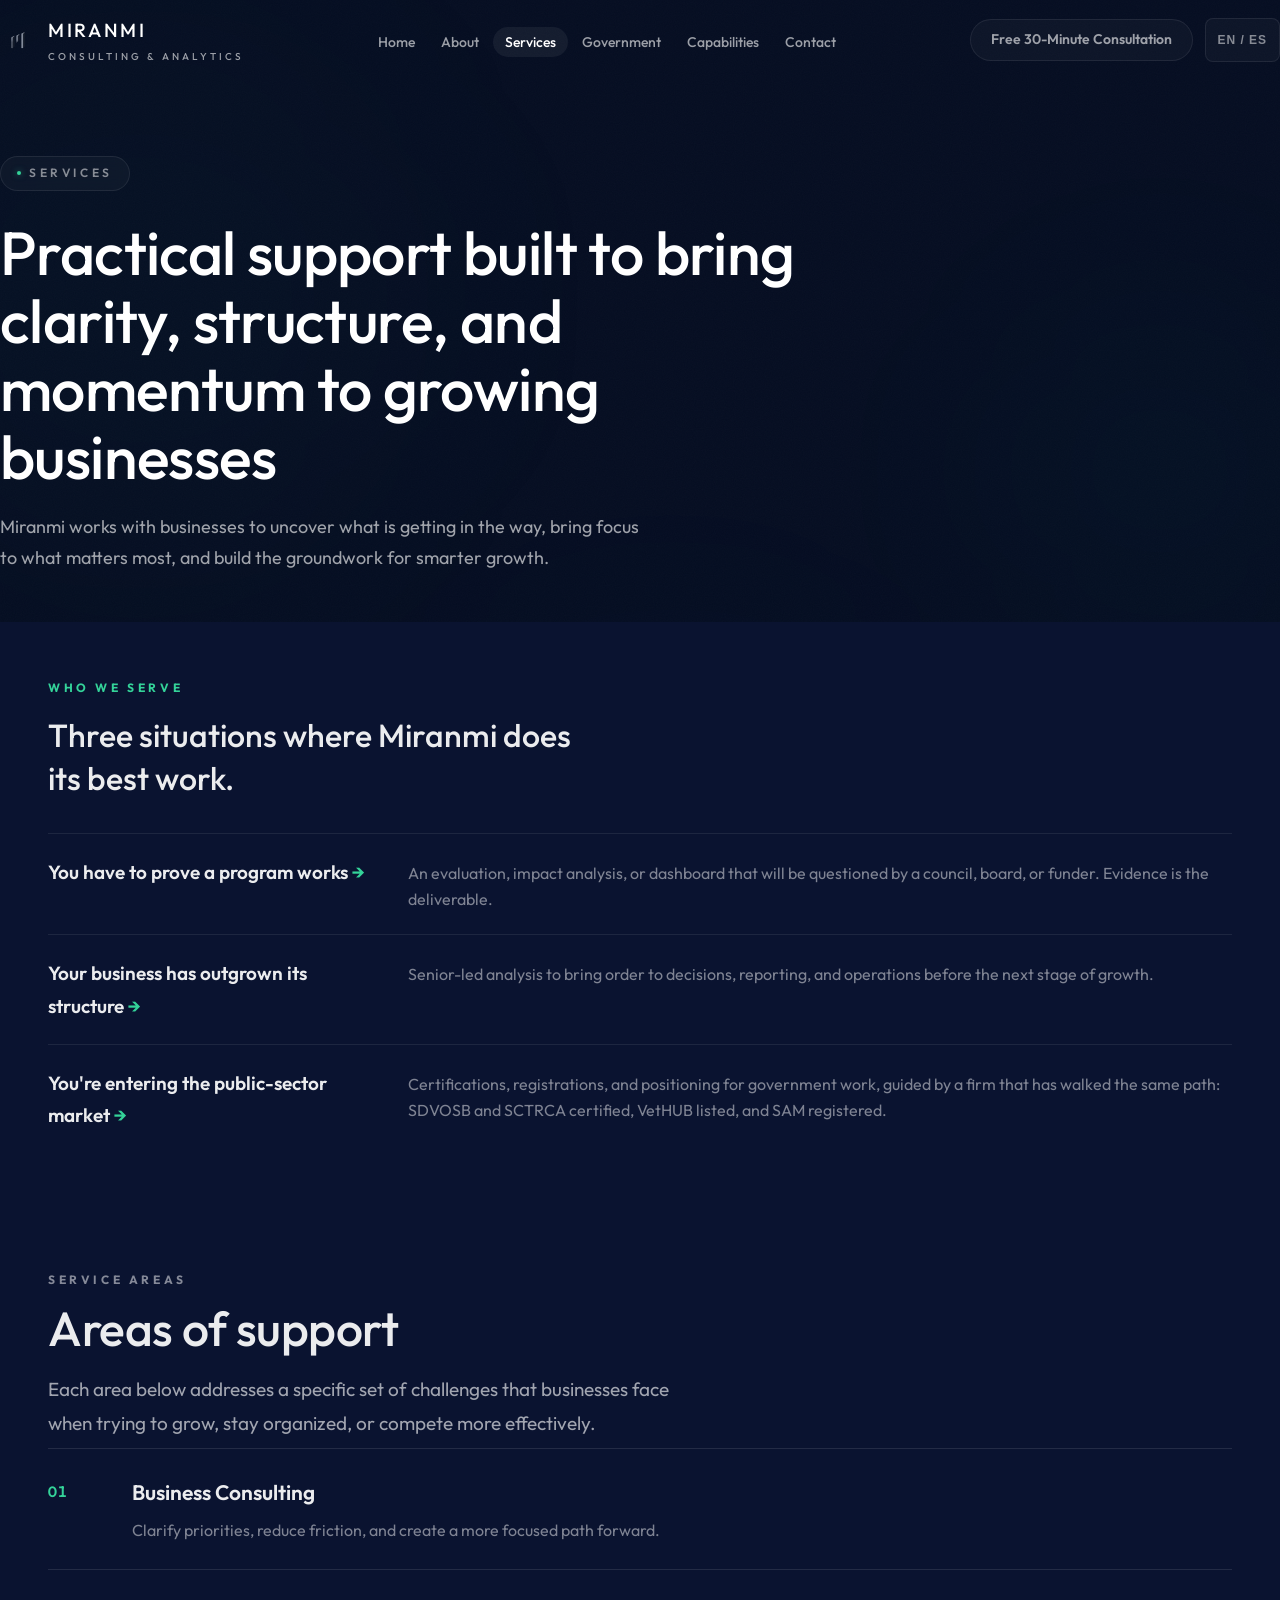
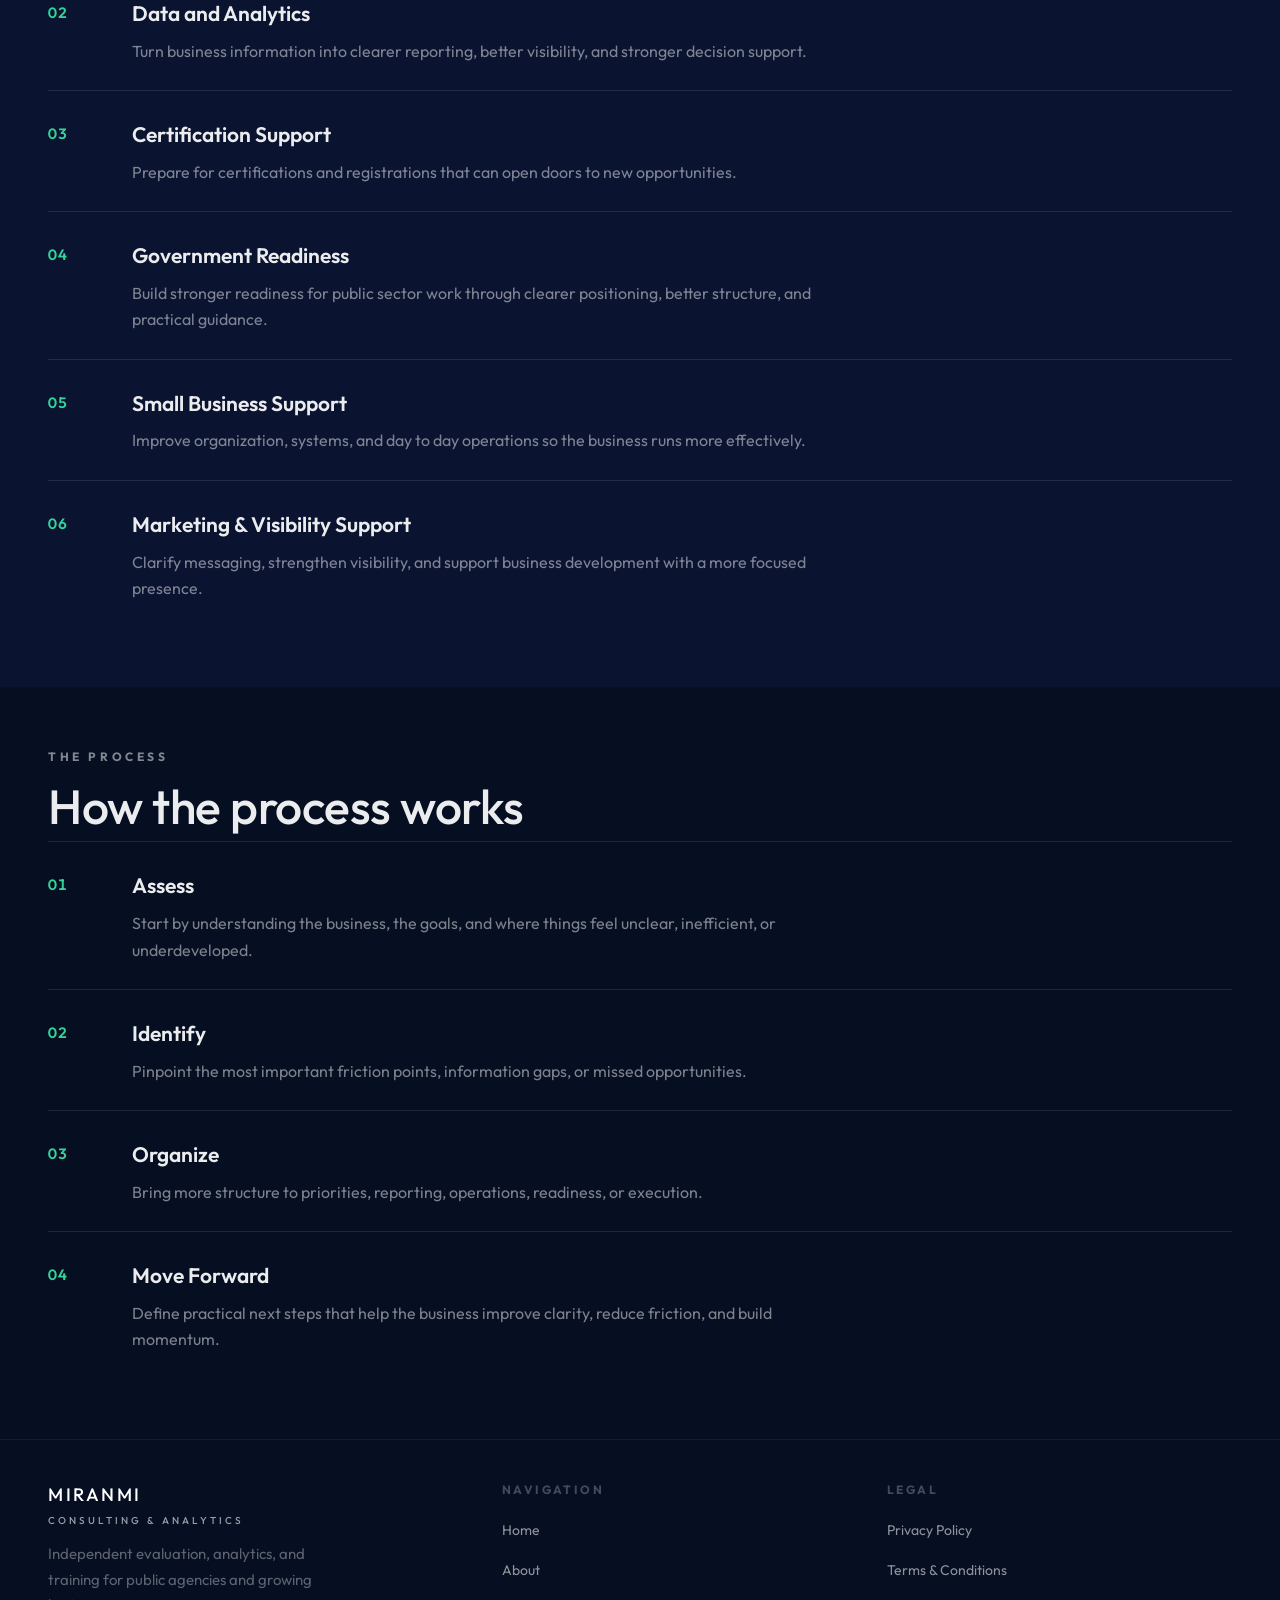
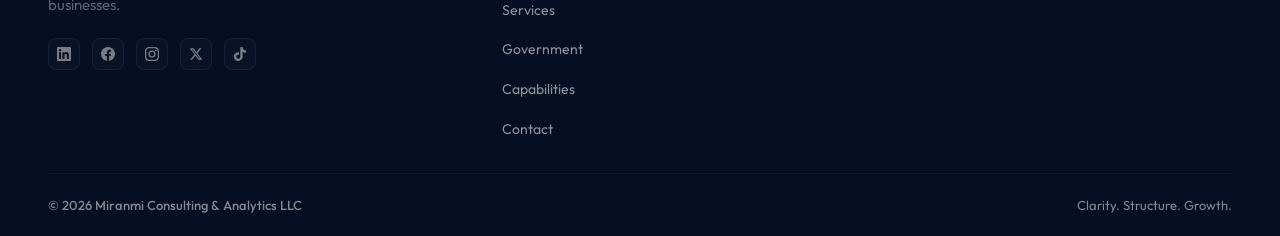
<file: services/index.html>
<!DOCTYPE html>
<html lang="en">
<head>
<meta charset="UTF-8">
<meta name="viewport" content="width=device-width, initial-scale=1.0">
<title>Consulting & Analytics Services | Small Business Growth | Miranmi</title>
<meta name="description" content="Business consulting, data analytics, and government contracting readiness for small businesses in San Antonio, TX. SBA-certified SDVOSB firm.">
<link rel="canonical" href="https://www.miranmi.com/services/">
<meta property="og:type" content="website">
<meta property="og:url" content="https://www.miranmi.com/services/">
<meta property="og:title" content="Services | Miranmi Consulting & Analytics">
<meta property="og:description" content="Business consulting, data analytics, and government contracting readiness for small businesses in San Antonio, TX. SBA-certified SDVOSB firm.">
<meta property="og:image" content="https://www.miranmi.com/og-image.png">
<meta property="og:site_name" content="Miranmi Consulting & Analytics">
<meta property="og:locale" content="en_US">
<link rel="alternate" hreflang="en" href="https://www.miranmi.com/services/">
<link rel="alternate" hreflang="x-default" href="https://www.miranmi.com/services/">
<meta name="twitter:card" content="summary_large_image">
<meta name="twitter:title" content="Services | Miranmi Consulting & Analytics">
<meta name="twitter:description" content="Business consulting, data analytics, and government contracting readiness for small businesses in San Antonio, TX. SBA-certified SDVOSB firm.">
<meta name="twitter:image" content="https://www.miranmi.com/og-image.png">
<link rel="icon" type="image/svg+xml" href="/favicon.svg">
<link rel="apple-touch-icon" sizes="180x180" href="/apple-touch-icon.png">
<link rel="alternate icon" href="/favicon.ico">
<link rel="preconnect" href="https://fonts.googleapis.com">
<link rel="preconnect" href="https://fonts.gstatic.com" crossorigin>
<link href="https://fonts.googleapis.com/css2?family=Outfit:wght@300;400;500;600;700&display=swap" rel="stylesheet">
<link rel="preload" href="/styles.css" as="style">
<link rel="stylesheet" href="/styles.css">
<script type="application/ld+json">
{
  "@context": "https://schema.org",
  "@type": "Service",
  "provider": {
    "@type": "ProfessionalService",
    "name": "Miranmi Consulting & Analytics",
    "url": "https://www.miranmi.com"
  },
  "serviceType": [
    "Business Consulting",
    "Data Analytics",
    "Operational Improvement",
    "Growth Positioning and Readiness",
    "Certification Support",
    "Government Readiness"
  ],
  "areaServed": {
    "@type": "City",
    "name": "San Antonio",
    "containedInPlace": { "@type": "State", "name": "Texas" }
  },
  "description": "Practical consulting, analytics, and growth readiness support for small businesses in San Antonio and across Texas. Services include business analysis, operational improvement, certification support, and government contracting readiness.",
  "availableLanguage": ["en", "es"]
}
</script>
</head>
<body>
<a class="skip-link" href="#main-content"><span data-i="en" lang="en">Skip to main content</span><span data-i="es" lang="es">Saltar al contenido principal</span></a>
<div class="scroll-line" id="scrollLine"></div>
<div class="noise"></div>
<div class="bg-glow"><div class="g1"></div><div class="g2"></div><div class="g3"></div></div>

<nav class="nav" id="mainNav" role="navigation" aria-label="Main navigation">
  <div class="container nav-inner">
    <a href="/" class="nav-logo" aria-label="Miranmi Consulting & Analytics home">
      <svg viewBox="0 0 23623 23623" role="img" aria-label="Miranmi logo" style="fill-rule:evenodd;clip-rule:evenodd;stroke-linejoin:round;stroke-miterlimit:2;height:36px;width:36px;">
<defs>
<linearGradient id="nlg1" x1="0" y1="0" x2="1" y2="0" gradientUnits="userSpaceOnUse" gradientTransform="matrix(0,1339.72,-5904.94,0,13251.5,8702.69)"><stop offset="0" style="stop-color:rgb(123,130,145);stop-opacity:0.87"/><stop offset="1" style="stop-color:rgb(86,93,107);stop-opacity:0.87"/></linearGradient>
<linearGradient id="nlg2" x1="0" y1="0" x2="1" y2="0" gradientUnits="userSpaceOnUse" gradientTransform="matrix(0,1057.83,-3137.89,0,2877,10835.3)"><stop offset="0" style="stop-color:rgb(123,130,145);stop-opacity:0.92"/><stop offset="1" style="stop-color:rgb(86,93,107);stop-opacity:0.92"/></linearGradient>
</defs>
<g transform="matrix(1,0,0,1,0,827.251)">
<g transform="matrix(1.09,0,0,1.11,1342.5,495)">
<g transform="matrix(0.716,0,0,1.46,3920.6,-3742.5)"><path d="M5115.6,7302L5115.6,11706.8L3601,12324.8L3601,8026.5L5115.6,7302Z" style="fill:rgb(31,37,48);fill-opacity:0.5"/></g>
<g transform="matrix(0.292,0,0,1.265,4681,-1985.8)"><rect x="2737" y="7870" width="3521" height="4958" style="fill:url(#nlg1)"/></g>
<g transform="matrix(1,0,0,1,2173.6,1693)"><path d="M5407.4,5222L4337.3,6279.4L3307.8,6279.4L5407.4,5222Z" style="fill:rgb(194,200,212);fill-opacity:0.9"/></g>
</g>
<g transform="matrix(1.09,0,0,1.51,8043.9,-5215.2)">
<g transform="matrix(0.716,0,0,1.46,3920.6,-3742.5)"><path d="M5115.6,7499.9L5115.6,11870.3L3601,12324.8L3601,8013L5115.6,7499.9Z" style="fill:rgb(31,37,48);fill-opacity:0.5"/></g>
<g transform="matrix(0.292,0,0,1.265,4681,-1985.8)"><rect x="2737" y="7870" width="3521" height="4958" style="fill:rgb(130,138,153)"/></g>
<g transform="matrix(1,0,0,1,2173.6,1693)"><path d="M5407.4,5510.9L4337.3,6279.4L3307.8,6279.4L5407.4,5510.9Z" style="fill:rgb(194,200,212);fill-opacity:0.9"/></g>
</g>
<g transform="matrix(1.09,0,0,1,-1069.6,2012.2)">
<g transform="matrix(0.716,0,0,1.028,8324.9,-2637.6)"><path d="M6350.3,7422.6L6350.3,11281.4L4835.7,12255.4L4835.7,8564.4L6350.3,7422.6Z" style="fill:rgb(31,37,48);fill-opacity:0.47"/></g>
<g transform="matrix(0.292,0,0,0.945,9968.8,-1280.8)"><path d="M6258,7872.5C6258,7872.5 6255.1,11665.8 6254.9,11878.9C6254.9,11884.8 6247,11890.4 6233.3,11894L2737,12828L2737,7870L6258,7872.5Z" style="fill:url(#nlg2)"/></g>
<g transform="matrix(1,0,0,1,7461.4,-160.5)"><path d="M5407.4,5153.8L4337.3,6319.1L3307.8,6319.1L5407.4,5153.8Z" style="fill:rgb(194,200,212);fill-opacity:0.9"/></g>
</g>
</g>
</svg>
      <div>
        <div class="nav-logo-text logo-font">MIRANMI</div>
        <div class="nav-logo-sub"><span data-i="en" lang="en">Consulting & Analytics</span><span data-i="es" lang="es">Consultoría y Análisis</span></div>
      </div>
    </a>
    <ul class="nav-links" id="navLinks">
      <li><a href="/"><span data-i="en" lang="en">Home</span><span data-i="es" lang="es">Inicio</span></a></li>
      <li><a href="/about/"><span data-i="en" lang="en">About</span><span data-i="es" lang="es">Nosotros</span></a></li>
      <li><a href="/services/" class="active"><span data-i="en" lang="en">Services</span><span data-i="es" lang="es">Servicios</span></a></li>
      <li><a href="/government/"><span data-i="en" lang="en">Government</span><span data-i="es" lang="es">Gobierno</span></a></li>
      <li><a href="/capabilities/"><span data-i="en" lang="en">Capabilities</span><span data-i="es" lang="es">Capacidades</span></a></li>
      <li><a href="/contact/"><span data-i="en" lang="en">Contact</span><span data-i="es" lang="es">Contacto</span></a></li>
    </ul>
    <div class="nav-right">
      <a href="/contact/" class="nav-cta"><span data-i="en" lang="en">Free 30-Minute Consultation</span><span data-i="es" lang="es">Consulta Gratis de 30 Minutos</span></a>
      <button class="lang-btn" onclick="toggleLang()" aria-label="Toggle English and Spanish" aria-pressed="false">EN / ES</button>
      <button class="hamburger" onclick="openMenu()" aria-label="Menu" aria-expanded="false" aria-controls="mMenu"><span></span><span></span><span></span></button>
    </div>
  </div>
</nav>
<div class="mobile-overlay" id="mOverlay" onclick="closeMenu()"></div>
<div class="mobile-menu" id="mMenu">
  <div class="mobile-header">
    <div class="nav-logo" style="gap:8px;"><div><div class="nav-logo-text logo-font" style="font-size:17px;">MIRANMI</div></div></div>
    <button class="mobile-close" onclick="closeMenu()" aria-label="Close menu">&times;</button>
  </div>
  <nav class="mobile-nav">
    <a href="/" onclick="closeMenu()"><span data-i="en" lang="en">Home</span><span data-i="es" lang="es">Inicio</span></a>
    <a href="/about/" onclick="closeMenu()"><span data-i="en" lang="en">About</span><span data-i="es" lang="es">Nosotros</span></a>
    <a href="/services/" onclick="closeMenu()"><span data-i="en" lang="en">Services</span><span data-i="es" lang="es">Servicios</span></a>
    <a href="/government/" onclick="closeMenu()"><span data-i="en" lang="en">Government</span><span data-i="es" lang="es">Gobierno</span></a>
    <a href="/capabilities/" onclick="closeMenu()"><span data-i="en" lang="en">Capabilities</span><span data-i="es" lang="es">Capacidades</span></a>
    <a href="/contact/" onclick="closeMenu()"><span data-i="en" lang="en">Contact</span><span data-i="es" lang="es">Contacto</span></a>
  </nav>
  <div class="mobile-footer">
    <a href="/contact/" onclick="closeMenu()"><span data-i="en" lang="en">Free 30-Minute Consultation</span><span data-i="es" lang="es">Consulta Gratis de 30 Minutos</span> &rarr;</a>
  </div>
</div>

<main id="main-content">
<section class="page-hero container">
  <div class="reveal">
    <div class="eyebrow"><span class="dot"></span> <span data-i="en" lang="en">Services</span><span data-i="es" lang="es">Servicios</span></div>
    <h1 class="serif"><span data-i="en" lang="en">Practical support built to bring clarity, structure, and momentum to growing businesses</span><span data-i="es" lang="es">Apoyo práctico para aportar claridad, estructura e impulso a empresas en crecimiento</span></h1>
    <p class="hero-sub"><span data-i="en" lang="en">Miranmi works with businesses to uncover what is getting in the way, bring focus to what matters most, and build the groundwork for smarter growth.</span><span data-i="es" lang="es">Miranmi trabaja con empresas para descubrir qué se está interponiendo, enfocar lo que más importa y construir las bases para un crecimiento más inteligente.</span></p>
  </div>
</section>
<section class="tonal-band">
  <div class="container">
    <div class="reveal">
      <div class="band-eyebrow"><span data-i="en" lang="en">Who we serve</span><span data-i="es" lang="es">A quién servimos</span></div>
      <h2 class="band-statement"><span data-i="en" lang="en">Three situations where Miranmi does its best work.</span><span data-i="es" lang="es">Tres situaciones donde Miranmi hace su mejor trabajo.</span></h2>
    </div>
    <div class="aud-rows">
      <a href="/capabilities/" class="aud-row reveal">
        <h3><span data-i="en" lang="en">You have to prove a program works</span><span data-i="es" lang="es">Tiene que demostrar que un programa funciona</span> <span class="chev" style="color:var(--emerald);">&rarr;</span></h3>
        <p><span data-i="en" lang="en">An evaluation, impact analysis, or dashboard that will be questioned by a council, board, or funder. Evidence is the deliverable.</span><span data-i="es" lang="es">Una evaluación, un análisis de impacto o un tablero que será cuestionado por un concejo, una junta o un financiador. La evidencia es el entregable.</span></p>
      </a>
      <a href="/contact/" class="aud-row reveal" style="transition-delay:0.08s">
        <h3><span data-i="en" lang="en">Your business has outgrown its structure</span><span data-i="es" lang="es">Su empresa ha crecido más que su estructura</span> <span class="chev" style="color:var(--emerald);">&rarr;</span></h3>
        <p><span data-i="en" lang="en">Senior-led analysis to bring order to decisions, reporting, and operations before the next stage of growth.</span><span data-i="es" lang="es">Análisis senior para poner orden en las decisiones, los informes y las operaciones antes de la siguiente etapa de crecimiento.</span></p>
      </a>
      <a href="/government/" class="aud-row reveal" style="transition-delay:0.16s">
        <h3><span data-i="en" lang="en">You're entering the public-sector market</span><span data-i="es" lang="es">Está entrando al mercado del sector público</span> <span class="chev" style="color:var(--emerald);">&rarr;</span></h3>
        <p><span data-i="en" lang="en">Certifications, registrations, and positioning for government work, guided by a firm that has walked the same path: SDVOSB and SCTRCA certified, VetHUB listed, and SAM registered.</span><span data-i="es" lang="es">Certificaciones, registros y posicionamiento para trabajar con el gobierno, guiado por una firma que ya recorrió ese camino: certificada SDVOSB y SCTRCA, listada en VetHUB y registrada en SAM.</span></p>
      </a>
    </div>
  </div>
</section>

<section class="section-pad section-alt"><div class="container">
  <div class="reveal"><div class="section-label"><span data-i="en" lang="en">Service areas</span><span data-i="es" lang="es">Áreas de servicio</span></div>
  <h2 class="section-title serif"><span data-i="en" lang="en">Areas of support</span><span data-i="es" lang="es">Áreas de soporte</span></h2>
  <p class="section-text"><span data-i="en" lang="en">Each area below addresses a specific set of challenges that businesses face when trying to grow, stay organized, or compete more effectively.</span><span data-i="es" lang="es">Cada área a continuación aborda un conjunto específico de desafíos que enfrentan las empresas al intentar crecer, mantenerse organizadas o competir de manera más efectiva.</span></p></div>
  <div class="num-rows">
    <div class="num-row reveal">
      <div class="num">01</div>
      <div><h3><span data-i="en" lang="en">Business Consulting</span><span data-i="es" lang="es">Consultoría Empresarial</span></h3>
      <p><span data-i="en" lang="en">Clarify priorities, reduce friction, and create a more focused path forward.</span><span data-i="es" lang="es">Aclarar prioridades, reducir la fricción y definir un rumbo más claro.</span></p></div>
    </div>
    <div class="num-row reveal" style="transition-delay:0.08s">
      <div class="num">02</div>
      <div><h3><span data-i="en" lang="en">Data and Analytics</span><span data-i="es" lang="es">Datos y Análisis</span></h3>
      <p><span data-i="en" lang="en">Turn business information into clearer reporting, better visibility, and stronger decision support.</span><span data-i="es" lang="es">Convertir la información del negocio en informes más claros, mayor visibilidad y un soporte de decisiones más sólido.</span></p></div>
    </div>
    <div class="num-row reveal" style="transition-delay:0.12s">
      <div class="num">03</div>
      <div><h3><span data-i="en" lang="en">Certification Support</span><span data-i="es" lang="es">Soporte de Certificaciones</span></h3>
      <p><span data-i="en" lang="en">Prepare for certifications and registrations that can open doors to new opportunities.</span><span data-i="es" lang="es">Prepararse para certificaciones y registros que abren nuevas oportunidades de negocio.</span></p></div>
    </div>
    <div class="num-row reveal" style="transition-delay:0.16s">
      <div class="num">04</div>
      <div><h3><span data-i="en" lang="en">Government Readiness</span><span data-i="es" lang="es">Preparación Gubernamental</span></h3>
      <p><span data-i="en" lang="en">Build stronger readiness for public sector work through clearer positioning, better structure, and practical guidance.</span><span data-i="es" lang="es">Construir mayor preparación para oportunidades del sector público con un posicionamiento claro, mejor estructura y orientación práctica.</span></p></div>
    </div>
    <div class="num-row reveal" style="transition-delay:0.2s">
      <div class="num">05</div>
      <div><h3><span data-i="en" lang="en">Small Business Support</span><span data-i="es" lang="es">Apoyo a Pequeñas Empresas</span></h3>
      <p><span data-i="en" lang="en">Improve organization, systems, and day to day operations so the business runs more effectively.</span><span data-i="es" lang="es">Mejorar la organización, los sistemas y las operaciones diarias para que el negocio funcione con mayor eficacia.</span></p></div>
    </div>
    <div class="num-row reveal" style="transition-delay:0.24s">
      <div class="num">06</div>
      <div><h3><span data-i="en" lang="en">Marketing &amp; Visibility Support</span><span data-i="es" lang="es">Apoyo de Marketing y Visibilidad</span></h3>
      <p><span data-i="en" lang="en">Clarify messaging, strengthen visibility, and support business development with a more focused presence.</span><span data-i="es" lang="es">Aclarar el mensaje, fortalecer la visibilidad y apoyar el desarrollo empresarial con una presencia más definida.</span></p></div>
    </div>
  </div>
</div></section>
<section class="section-pad"><div class="container">
  <div class="reveal"><div class="section-label"><span data-i="en" lang="en">The process</span><span data-i="es" lang="es">El proceso</span></div>
  <h2 class="section-title serif"><span data-i="en" lang="en">How the process works</span><span data-i="es" lang="es">Cómo funciona el proceso</span></h2></div>
  <div class="num-rows">
    <div class="num-row reveal">
      <div class="num">01</div>
      <div><h3><span data-i="en" lang="en">Assess</span><span data-i="es" lang="es">Evaluar</span></h3>
      <p><span data-i="en" lang="en">Start by understanding the business, the goals, and where things feel unclear, inefficient, or underdeveloped.</span><span data-i="es" lang="es">Entender el negocio, los objetivos y dónde existen problemas de claridad, eficiencia o desarrollo.</span></p></div>
    </div>
    <div class="num-row reveal" style="transition-delay:0.08s">
      <div class="num">02</div>
      <div><h3><span data-i="en" lang="en">Identify</span><span data-i="es" lang="es">Identificar</span></h3>
      <p><span data-i="en" lang="en">Pinpoint the most important friction points, information gaps, or missed opportunities.</span><span data-i="es" lang="es">Identificar los puntos críticos de fricción, las brechas de información y las oportunidades no aprovechadas.</span></p></div>
    </div>
    <div class="num-row reveal" style="transition-delay:0.12s">
      <div class="num">03</div>
      <div><h3><span data-i="en" lang="en">Organize</span><span data-i="es" lang="es">Organizar</span></h3>
      <p><span data-i="en" lang="en">Bring more structure to priorities, reporting, operations, readiness, or execution.</span><span data-i="es" lang="es">Aportar más estructura a prioridades, informes, operaciones, preparación y ejecución.</span></p></div>
    </div>
    <div class="num-row reveal" style="transition-delay:0.16s">
      <div class="num">04</div>
      <div><h3><span data-i="en" lang="en">Move Forward</span><span data-i="es" lang="es">Avanzar</span></h3>
      <p><span data-i="en" lang="en">Define practical next steps that help the business improve clarity, reduce friction, and build momentum.</span><span data-i="es" lang="es">Definir pasos prácticos que ayuden al negocio a lograr mayor claridad, reducir la fricción y generar impulso.</span></p></div>
    </div>
  </div>
</div></section>

</main>

<footer class="footer">
  <div class="container">
    <div class="footer-top">
      <div class="footer-brand">
        <div class="nav-logo" style="gap:8px;pointer-events:none;">
          <div><div class="nav-logo-text logo-font" style="font-size:18px;">MIRANMI</div>
          <div class="nav-logo-sub" style="margin-top:2px;"><span data-i="en" lang="en">Consulting & Analytics</span><span data-i="es" lang="es">Consultoría y Análisis</span></div></div>
        </div>
        <p><span data-i="en" lang="en">Independent evaluation, analytics, and training for public agencies and growing businesses.</span><span data-i="es" lang="es">Evaluación independiente, análisis y capacitación para agencias públicas y empresas en crecimiento.</span></p>
        <div class="footer-social" style="margin-top:20px;">
          <a href="https://www.linkedin.com/company/miranmiconsulting" target="_blank" rel="noopener noreferrer" aria-label="LinkedIn"><svg viewBox="0 0 24 24"><path d="M20.447 20.452h-3.554v-5.569c0-1.328-.027-3.037-1.852-3.037-1.853 0-2.136 1.445-2.136 2.939v5.667H9.351V9h3.414v1.561h.046c.477-.9 1.637-1.85 3.37-1.85 3.601 0 4.267 2.37 4.267 5.455v6.286zM5.337 7.433a2.062 2.062 0 01-2.063-2.065 2.064 2.064 0 112.063 2.065zm1.782 13.019H3.555V9h3.564v11.452zM22.225 0H1.771C.792 0 0 .774 0 1.729v20.542C0 23.227.792 24 1.771 24h20.451C23.2 24 24 23.227 24 22.271V1.729C24 .774 23.2 0 22.222 0h.003z"/></svg></a>
          <a href="https://www.facebook.com/people/Miranmi-Consulting-Analytics/61582203251002/" target="_blank" rel="noopener noreferrer" aria-label="Facebook"><svg viewBox="0 0 24 24"><path d="M24 12.073c0-6.627-5.373-12-12-12s-12 5.373-12 12c0 5.99 4.388 10.954 10.125 11.854v-8.385H7.078v-3.47h3.047V9.43c0-3.007 1.792-4.669 4.533-4.669 1.312 0 2.686.235 2.686.235v2.953H15.83c-1.491 0-1.956.925-1.956 1.874v2.25h3.328l-.532 3.47h-2.796v8.385C19.612 23.027 24 18.062 24 12.073z"/></svg></a>
          <a href="https://www.instagram.com/miranmiconsulting/" target="_blank" rel="noopener noreferrer" aria-label="Instagram"><svg viewBox="0 0 24 24"><path d="M12 2.163c3.204 0 3.584.012 4.85.07 3.252.148 4.771 1.691 4.919 4.919.058 1.265.069 1.645.069 4.849 0 3.205-.012 3.584-.069 4.849-.149 3.225-1.664 4.771-4.919 4.919-1.266.058-1.644.07-4.85.07-3.204 0-3.584-.012-4.849-.07-3.26-.149-4.771-1.699-4.919-4.92-.058-1.265-.07-1.644-.07-4.849 0-3.204.013-3.583.07-4.849.149-3.227 1.664-4.771 4.919-4.919 1.266-.057 1.645-.069 4.849-.069zM12 0C8.741 0 8.333.014 7.053.072 2.695.272.273 2.69.073 7.052.014 8.333 0 8.741 0 12c0 3.259.014 3.668.072 4.948.2 4.358 2.618 6.78 6.98 6.98C8.333 23.986 8.741 24 12 24c3.259 0 3.668-.014 4.948-.072 4.354-.2 6.782-2.618 6.979-6.98.059-1.28.073-1.689.073-4.948 0-3.259-.014-3.667-.072-4.947-.196-4.354-2.617-6.78-6.979-6.98C15.668.014 15.259 0 12 0zm0 5.838a6.162 6.162 0 100 12.324 6.162 6.162 0 000-12.324zM12 16a4 4 0 110-8 4 4 0 010 8zm6.406-11.845a1.44 1.44 0 100 2.881 1.44 1.44 0 000-2.881z"/></svg></a>
          <a href="https://x.com/miranmiconsult" target="_blank" rel="noopener noreferrer" aria-label="X"><svg viewBox="0 0 24 24"><path d="M18.244 2.25h3.308l-7.227 8.26 8.502 11.24H16.17l-5.214-6.817L4.99 21.75H1.68l7.73-8.835L1.254 2.25H8.08l4.713 6.231zm-1.161 17.52h1.833L7.084 4.126H5.117z"/></svg></a>
          <a href="https://www.tiktok.com/@miranmiconsulting" target="_blank" rel="noopener noreferrer" aria-label="TikTok"><svg viewBox="0 0 24 24"><path d="M12.525.02c1.31-.02 2.61-.01 3.91-.02.08 1.53.63 3.09 1.75 4.17 1.12 1.11 2.7 1.62 4.24 1.79v4.03c-1.44-.05-2.89-.35-4.2-.97-.57-.26-1.1-.59-1.62-.93-.01 2.92.01 5.84-.02 8.75-.08 1.4-.54 2.79-1.35 3.94-1.31 1.92-3.58 3.17-5.91 3.21-1.43.08-2.86-.31-4.08-1.03-2.02-1.19-3.44-3.37-3.65-5.71-.02-.5-.03-1-.01-1.49.18-1.9 1.12-3.72 2.58-4.96 1.66-1.44 3.98-2.13 6.15-1.72.02 1.48-.04 2.96-.04 4.44-.99-.32-2.15-.23-3.02.37-.63.41-1.11 1.04-1.36 1.75-.21.51-.15 1.07-.14 1.61.24 1.64 1.82 3.02 3.5 2.87 1.12-.01 2.19-.66 2.77-1.61.19-.33.4-.67.41-1.06.1-1.79.06-3.57.07-5.36.01-4.03-.01-8.05.02-12.07z"/></svg></a>
        </div>
      </div>
      <div>
        <div class="footer-col-title"><span data-i="en" lang="en">Navigation</span><span data-i="es" lang="es">Navegación</span></div>
        <nav class="footer-nav" aria-label="Footer navigation">
          <a href="/"><span data-i="en" lang="en">Home</span><span data-i="es" lang="es">Inicio</span></a>
          <a href="/about/"><span data-i="en" lang="en">About</span><span data-i="es" lang="es">Nosotros</span></a>
          <a href="/services/"><span data-i="en" lang="en">Services</span><span data-i="es" lang="es">Servicios</span></a>
          <a href="/government/"><span data-i="en" lang="en">Government</span><span data-i="es" lang="es">Gobierno</span></a>
          <a href="/capabilities/"><span data-i="en" lang="en">Capabilities</span><span data-i="es" lang="es">Capacidades</span></a>
          <a href="/contact/"><span data-i="en" lang="en">Contact</span><span data-i="es" lang="es">Contacto</span></a>
        </nav>
      </div>
      <div>
        <div class="footer-col-title"><span data-i="en" lang="en">Legal</span><span data-i="es" lang="es">Legal</span></div>
        <div class="footer-legal-links">
          <a href="/privacy-policy/"><span data-i="en" lang="en">Privacy Policy</span><span data-i="es" lang="es">Política de Privacidad</span></a>
          <a href="/terms/"><span data-i="en" lang="en">Terms & Conditions</span><span data-i="es" lang="es">Términos y Condiciones</span></a>
        </div>
      </div>
    </div>
    <div class="footer-bottom">
      <div class="footer-copy">&copy; 2026 Miranmi Consulting &amp; Analytics LLC</div>
      <div class="footer-tagline"><span data-i="en" lang="en">Clarity. Structure. Growth.</span><span data-i="es" lang="es">Claridad. Estructura. Crecimiento.</span></div>
    </div>
  </div>
</footer>

<script src="/main.js"></script>
</body>
</html>
</file>
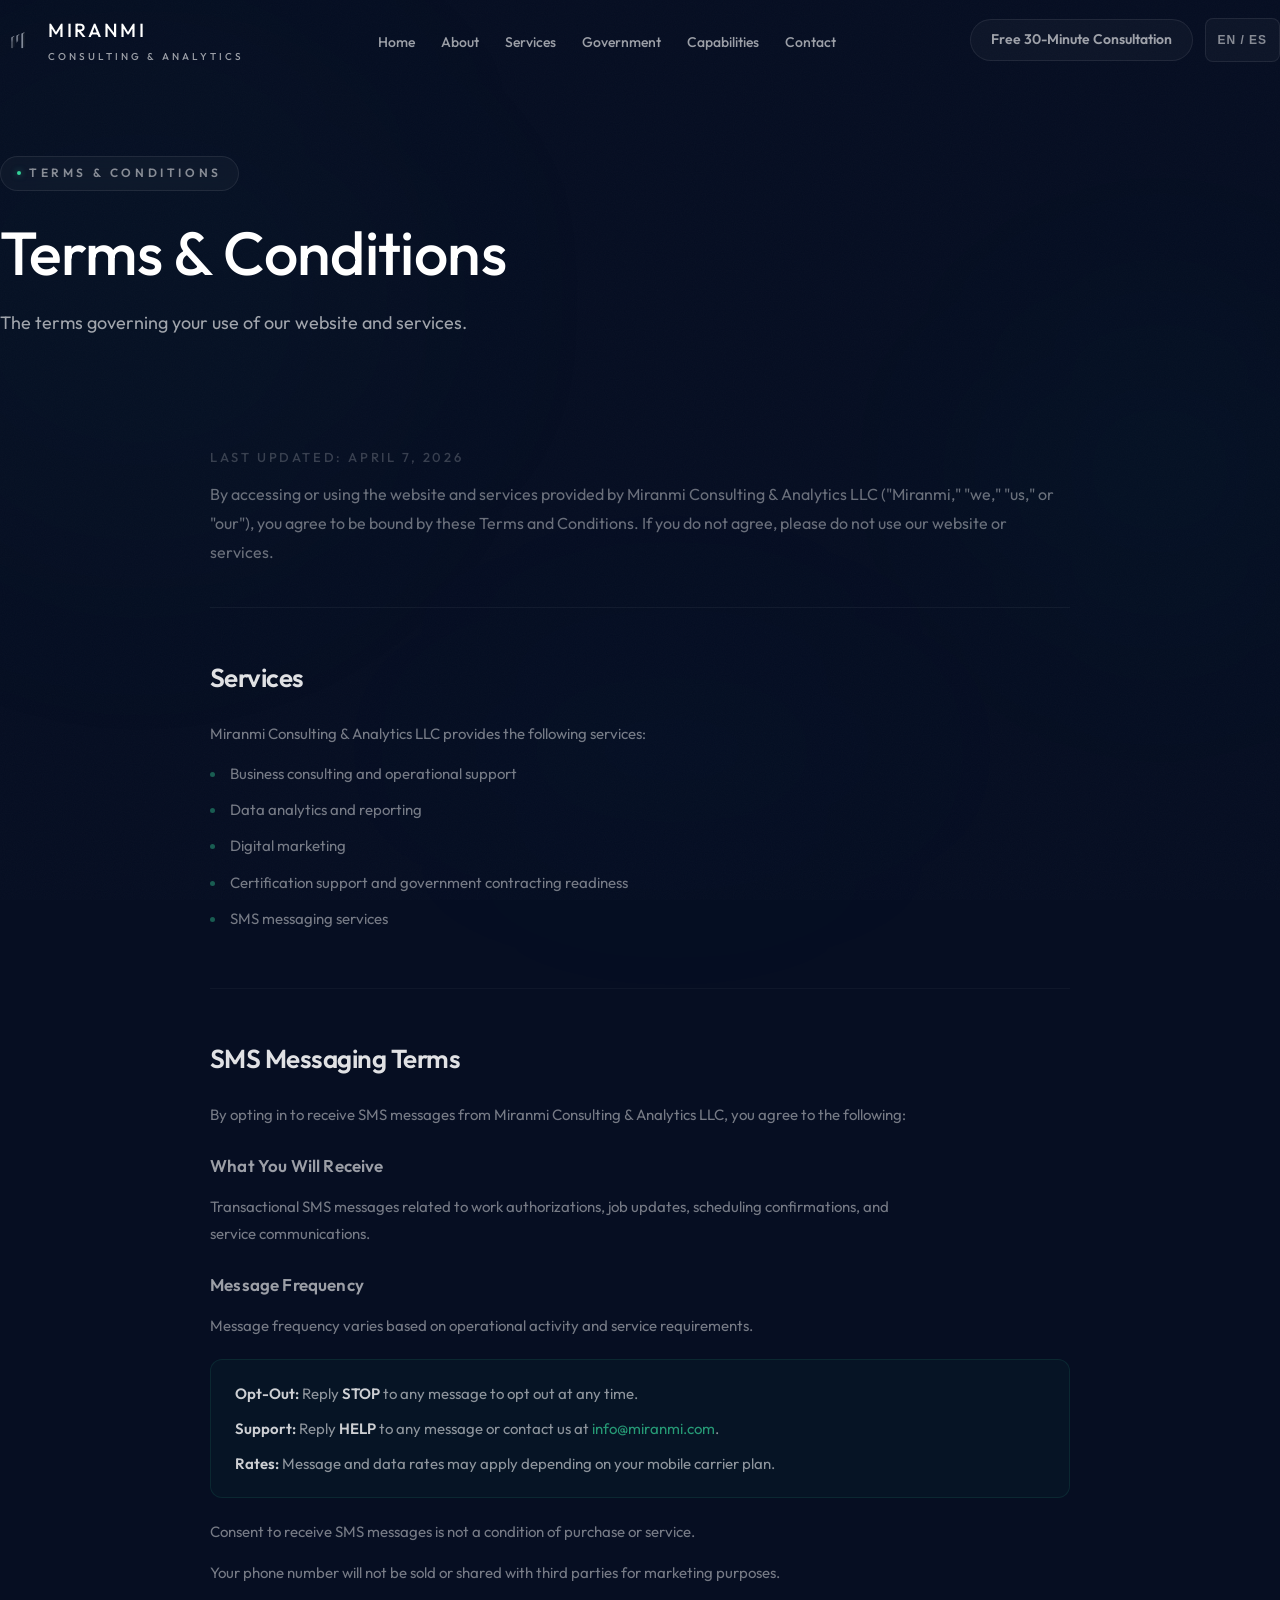
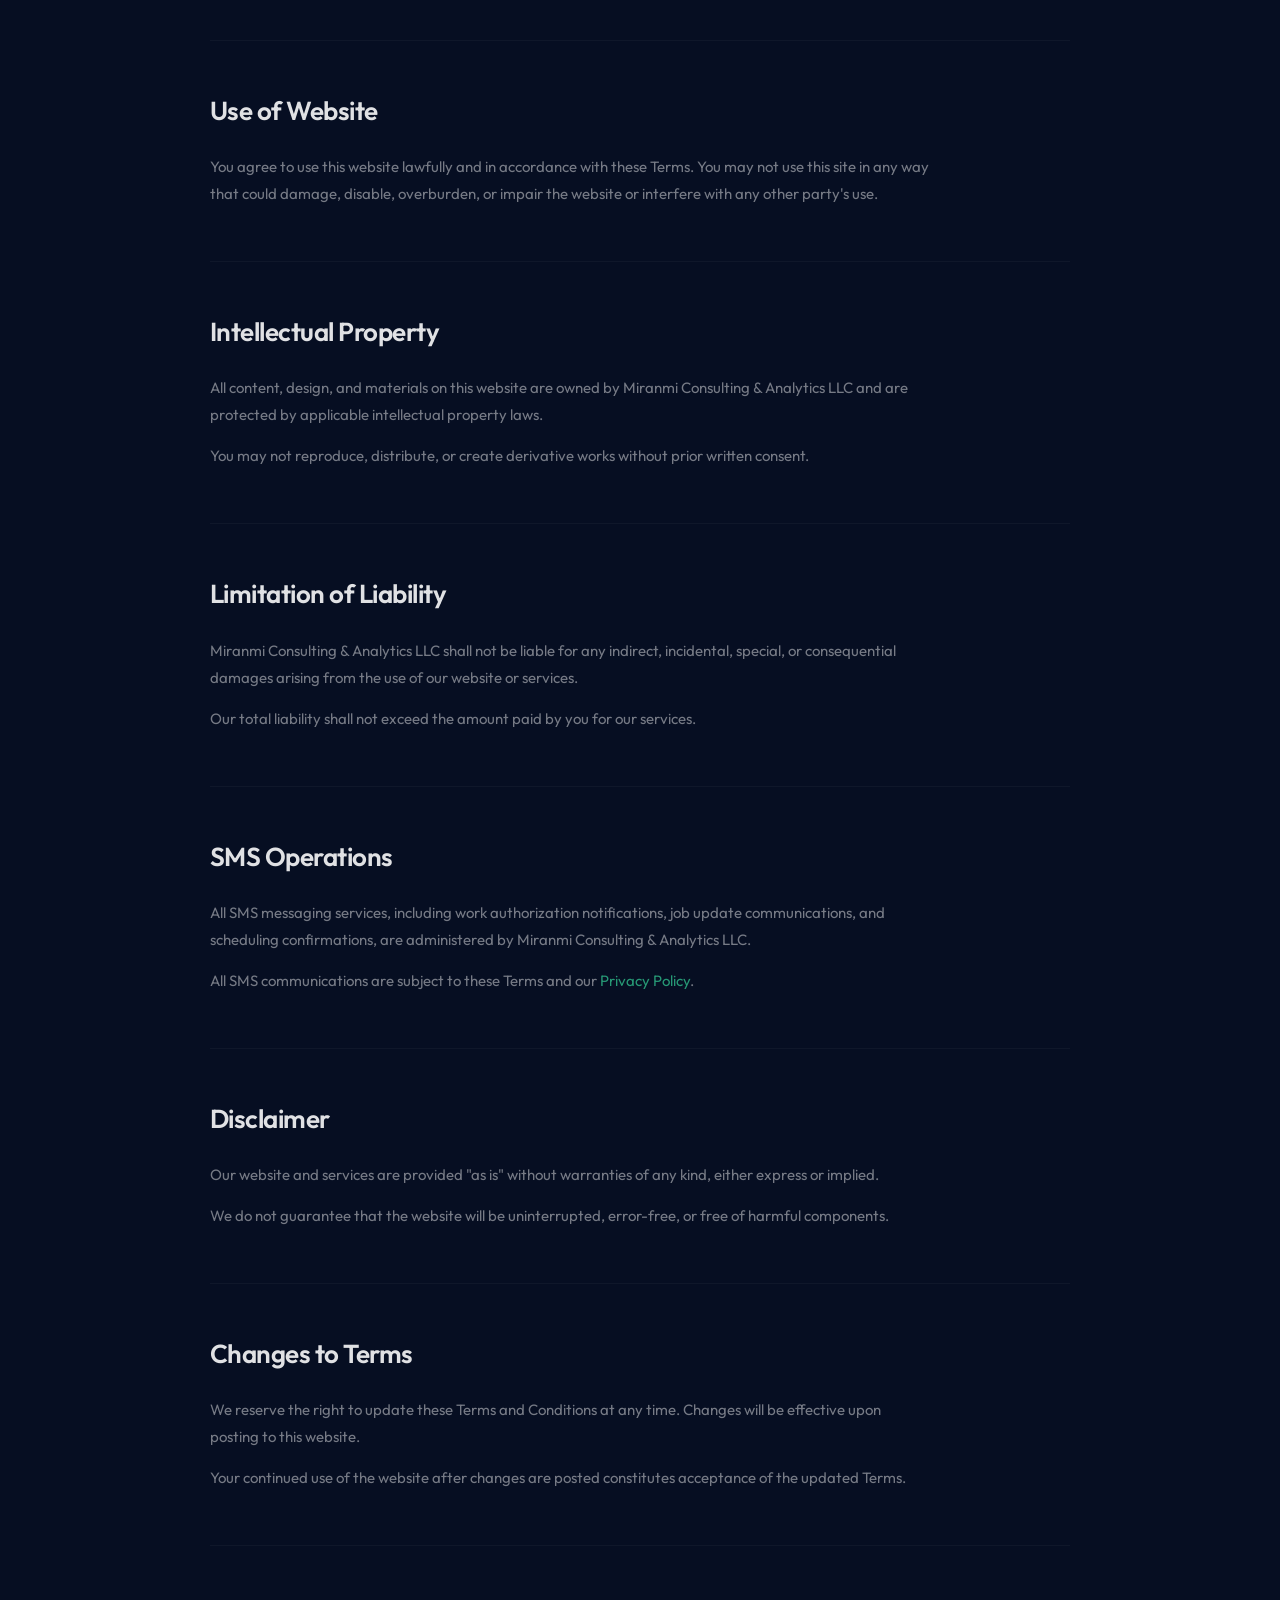
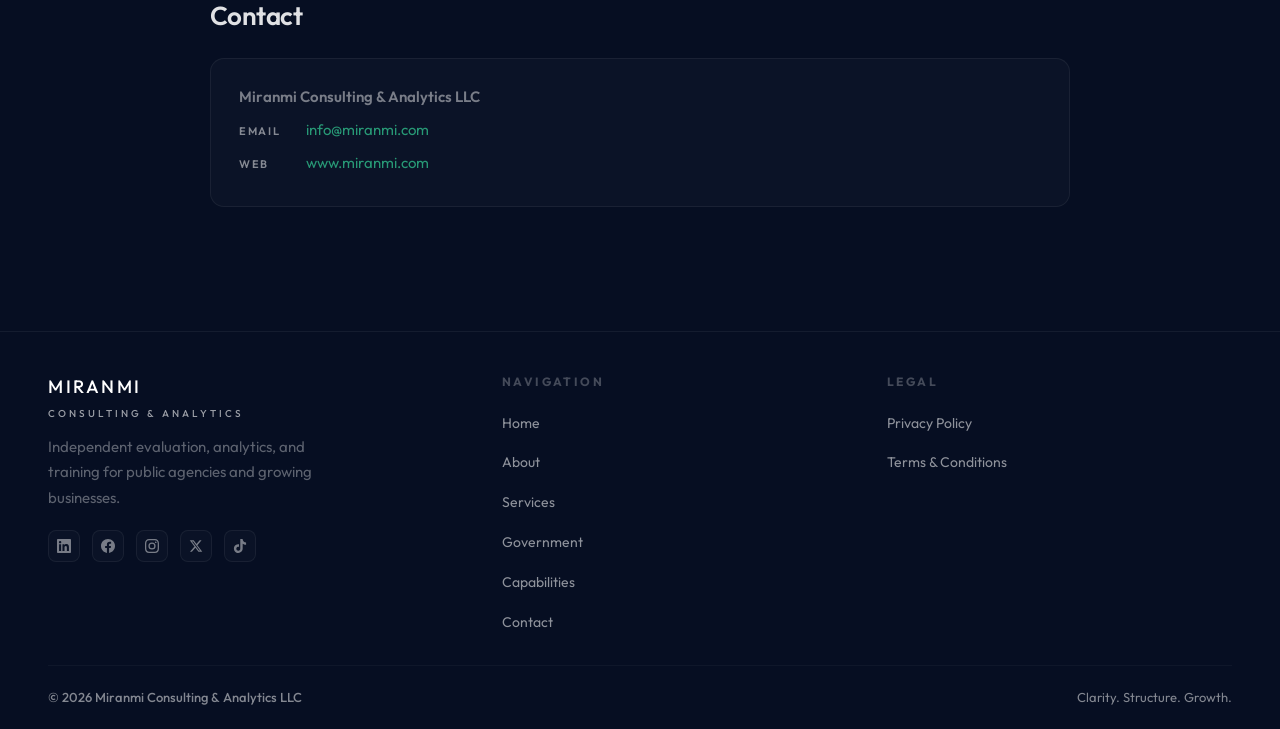
<file: terms/index.html>
<!DOCTYPE html>
<html lang="en">
<head>
<meta charset="UTF-8">
<meta name="viewport" content="width=device-width, initial-scale=1.0">
<title>Terms & Conditions | Miranmi Consulting & Analytics</title>
<meta name="description" content="Terms and Conditions for Miranmi Consulting & Analytics LLC. Review the terms governing use of our website and services, including SMS messaging.">
<link rel="canonical" href="https://www.miranmi.com/terms/">
<meta property="og:type" content="website">
<meta property="og:url" content="https://www.miranmi.com/terms/">
<meta property="og:title" content="Terms & Conditions | Miranmi Consulting & Analytics">
<meta property="og:description" content="Terms and Conditions for Miranmi Consulting & Analytics LLC. Review the terms governing use of our website and services, including SMS messaging.">
<meta property="og:image" content="https://www.miranmi.com/og-image.png">
<meta property="og:site_name" content="Miranmi Consulting & Analytics">
<meta property="og:locale" content="en_US">
<link rel="alternate" hreflang="en" href="https://www.miranmi.com/terms/">
<link rel="alternate" hreflang="x-default" href="https://www.miranmi.com/terms/">
<meta name="twitter:card" content="summary_large_image">
<meta name="twitter:title" content="Terms & Conditions | Miranmi Consulting & Analytics">
<meta name="twitter:description" content="Terms and Conditions for Miranmi Consulting & Analytics LLC. Review the terms governing use of our website and services, including SMS messaging.">
<meta name="twitter:image" content="https://www.miranmi.com/og-image.png">
<link rel="icon" type="image/svg+xml" href="/favicon.svg">
<link rel="apple-touch-icon" sizes="180x180" href="/apple-touch-icon.png">
<link rel="alternate icon" href="/favicon.ico">
<link rel="preconnect" href="https://fonts.googleapis.com">
<link rel="preconnect" href="https://fonts.gstatic.com" crossorigin>
<link href="https://fonts.googleapis.com/css2?family=Outfit:wght@300;400;500;600;700&display=swap" rel="stylesheet">
<link rel="preload" href="/styles.css" as="style">
<link rel="stylesheet" href="/styles.css">
<script type="application/ld+json">
{
  "@context": "https://schema.org",
  "@type": "WebPage",
  "name": "Terms & Conditions",
  "description": "Terms and Conditions for Miranmi Consulting & Analytics LLC",
  "publisher": {
    "@type": "ProfessionalService",
    "name": "Miranmi Consulting & Analytics",
    "url": "https://www.miranmi.com"
  },
  "availableLanguage": ["en", "es"]
}
</script>
</head>
<body>
<a class="skip-link" href="#main-content"><span data-i="en" lang="en">Skip to main content</span><span data-i="es" lang="es">Saltar al contenido principal</span></a>
<div class="scroll-line" id="scrollLine"></div>
<div class="noise"></div>
<div class="bg-glow"><div class="g1"></div><div class="g2"></div><div class="g3"></div></div>

<nav class="nav" id="mainNav" role="navigation" aria-label="Main navigation">
  <div class="container nav-inner">
    <a href="/" class="nav-logo" aria-label="Miranmi Consulting & Analytics home">
      <svg viewBox="0 0 23623 23623" role="img" aria-label="Miranmi logo" style="fill-rule:evenodd;clip-rule:evenodd;stroke-linejoin:round;stroke-miterlimit:2;height:36px;width:36px;">
<defs>
<linearGradient id="nlg1" x1="0" y1="0" x2="1" y2="0" gradientUnits="userSpaceOnUse" gradientTransform="matrix(0,1339.72,-5904.94,0,13251.5,8702.69)"><stop offset="0" style="stop-color:rgb(123,130,145);stop-opacity:0.87"/><stop offset="1" style="stop-color:rgb(86,93,107);stop-opacity:0.87"/></linearGradient>
<linearGradient id="nlg2" x1="0" y1="0" x2="1" y2="0" gradientUnits="userSpaceOnUse" gradientTransform="matrix(0,1057.83,-3137.89,0,2877,10835.3)"><stop offset="0" style="stop-color:rgb(123,130,145);stop-opacity:0.92"/><stop offset="1" style="stop-color:rgb(86,93,107);stop-opacity:0.92"/></linearGradient>
</defs>
<g transform="matrix(1,0,0,1,0,827.251)">
<g transform="matrix(1.09,0,0,1.11,1342.5,495)">
<g transform="matrix(0.716,0,0,1.46,3920.6,-3742.5)"><path d="M5115.6,7302L5115.6,11706.8L3601,12324.8L3601,8026.5L5115.6,7302Z" style="fill:rgb(31,37,48);fill-opacity:0.5"/></g>
<g transform="matrix(0.292,0,0,1.265,4681,-1985.8)"><rect x="2737" y="7870" width="3521" height="4958" style="fill:url(#nlg1)"/></g>
<g transform="matrix(1,0,0,1,2173.6,1693)"><path d="M5407.4,5222L4337.3,6279.4L3307.8,6279.4L5407.4,5222Z" style="fill:rgb(194,200,212);fill-opacity:0.9"/></g>
</g>
<g transform="matrix(1.09,0,0,1.51,8043.9,-5215.2)">
<g transform="matrix(0.716,0,0,1.46,3920.6,-3742.5)"><path d="M5115.6,7499.9L5115.6,11870.3L3601,12324.8L3601,8013L5115.6,7499.9Z" style="fill:rgb(31,37,48);fill-opacity:0.5"/></g>
<g transform="matrix(0.292,0,0,1.265,4681,-1985.8)"><rect x="2737" y="7870" width="3521" height="4958" style="fill:rgb(130,138,153)"/></g>
<g transform="matrix(1,0,0,1,2173.6,1693)"><path d="M5407.4,5510.9L4337.3,6279.4L3307.8,6279.4L5407.4,5510.9Z" style="fill:rgb(194,200,212);fill-opacity:0.9"/></g>
</g>
<g transform="matrix(1.09,0,0,1,-1069.6,2012.2)">
<g transform="matrix(0.716,0,0,1.028,8324.9,-2637.6)"><path d="M6350.3,7422.6L6350.3,11281.4L4835.7,12255.4L4835.7,8564.4L6350.3,7422.6Z" style="fill:rgb(31,37,48);fill-opacity:0.47"/></g>
<g transform="matrix(0.292,0,0,0.945,9968.8,-1280.8)"><path d="M6258,7872.5C6258,7872.5 6255.1,11665.8 6254.9,11878.9C6254.9,11884.8 6247,11890.4 6233.3,11894L2737,12828L2737,7870L6258,7872.5Z" style="fill:url(#nlg2)"/></g>
<g transform="matrix(1,0,0,1,7461.4,-160.5)"><path d="M5407.4,5153.8L4337.3,6319.1L3307.8,6319.1L5407.4,5153.8Z" style="fill:rgb(194,200,212);fill-opacity:0.9"/></g>
</g>
</g>
</svg>
      <div>
        <div class="nav-logo-text logo-font">MIRANMI</div>
        <div class="nav-logo-sub"><span data-i="en" lang="en">Consulting & Analytics</span><span data-i="es" lang="es">Consultoría y Análisis</span></div>
      </div>
    </a>
    <ul class="nav-links" id="navLinks">
      <li><a href="/"><span data-i="en" lang="en">Home</span><span data-i="es" lang="es">Inicio</span></a></li>
      <li><a href="/about/"><span data-i="en" lang="en">About</span><span data-i="es" lang="es">Nosotros</span></a></li>
      <li><a href="/services/"><span data-i="en" lang="en">Services</span><span data-i="es" lang="es">Servicios</span></a></li>
      <li><a href="/government/"><span data-i="en" lang="en">Government</span><span data-i="es" lang="es">Gobierno</span></a></li>
      <li><a href="/capabilities/"><span data-i="en" lang="en">Capabilities</span><span data-i="es" lang="es">Capacidades</span></a></li>
      <li><a href="/contact/"><span data-i="en" lang="en">Contact</span><span data-i="es" lang="es">Contacto</span></a></li>
    </ul>
    <div class="nav-right">
      <a href="/contact/" class="nav-cta"><span data-i="en" lang="en">Free 30-Minute Consultation</span><span data-i="es" lang="es">Consulta Gratis de 30 Minutos</span></a>
      <button class="lang-btn" onclick="toggleLang()" aria-label="Toggle English and Spanish" aria-pressed="false">EN / ES</button>
      <button class="hamburger" onclick="openMenu()" aria-label="Menu" aria-expanded="false" aria-controls="mMenu"><span></span><span></span><span></span></button>
    </div>
  </div>
</nav>
<div class="mobile-overlay" id="mOverlay" onclick="closeMenu()"></div>
<div class="mobile-menu" id="mMenu">
  <div class="mobile-header">
    <div class="nav-logo" style="gap:8px;"><div><div class="nav-logo-text logo-font" style="font-size:17px;">MIRANMI</div></div></div>
    <button class="mobile-close" onclick="closeMenu()" aria-label="Close menu">&times;</button>
  </div>
  <nav class="mobile-nav">
    <a href="/" onclick="closeMenu()"><span data-i="en" lang="en">Home</span><span data-i="es" lang="es">Inicio</span></a>
    <a href="/about/" onclick="closeMenu()"><span data-i="en" lang="en">About</span><span data-i="es" lang="es">Nosotros</span></a>
    <a href="/services/" onclick="closeMenu()"><span data-i="en" lang="en">Services</span><span data-i="es" lang="es">Servicios</span></a>
    <a href="/government/" onclick="closeMenu()"><span data-i="en" lang="en">Government</span><span data-i="es" lang="es">Gobierno</span></a>
    <a href="/capabilities/" onclick="closeMenu()"><span data-i="en" lang="en">Capabilities</span><span data-i="es" lang="es">Capacidades</span></a>
    <a href="/contact/" onclick="closeMenu()"><span data-i="en" lang="en">Contact</span><span data-i="es" lang="es">Contacto</span></a>
  </nav>
  <div class="mobile-footer">
    <a href="/contact/" onclick="closeMenu()"><span data-i="en" lang="en">Free 30-Minute Consultation</span><span data-i="es" lang="es">Consulta Gratis de 30 Minutos</span> &rarr;</a>
  </div>
</div>

<main id="main-content">
<section class="page-hero container">
  <div class="reveal">
    <div class="eyebrow"><span class="dot"></span> <span data-i="en" lang="en">Terms & Conditions</span><span data-i="es" lang="es">Términos y Condiciones</span></div>
    <h1 class="serif"><span data-i="en" lang="en">Terms & Conditions</span><span data-i="es" lang="es">Términos y Condiciones</span></h1>
    <p class="hero-sub"><span data-i="en" lang="en">The terms governing your use of our website and services.</span><span data-i="es" lang="es">Los términos que regulan el uso de nuestro sitio web y servicios.</span></p>
  </div>
</section>

<section class="section-pad container">
  <div class="legal-wrap reveal">
    <p class="legal-date"><span data-i="en" lang="en">Last updated: April 7, 2026</span><span data-i="es" lang="es">Última actualización: 7 de abril de 2026</span></p>
    <p class="legal-intro"><span data-i="en" lang="en">By accessing or using the website and services provided by Miranmi Consulting & Analytics LLC ("Miranmi," "we," "us," or "our"), you agree to be bound by these Terms and Conditions. If you do not agree, please do not use our website or services.</span><span data-i="es" lang="es">Al acceder o utilizar el sitio web y los servicios proporcionados por Miranmi Consulting & Analytics LLC ("Miranmi", "nosotros" o "nuestra empresa"), usted acepta regirse por estos Términos y Condiciones. Si no está de acuerdo, por favor no utilice nuestro sitio web ni nuestros servicios.</span></p>

    <div class="legal-section">
      <h2><span data-i="en" lang="en">Services</span><span data-i="es" lang="es">Servicios</span></h2>
      <p><span data-i="en" lang="en">Miranmi Consulting & Analytics LLC provides the following services:</span><span data-i="es" lang="es">Miranmi Consulting & Analytics LLC ofrece los siguientes servicios:</span></p>
      <ul>
        <li><span data-i="en" lang="en">Business consulting and operational support</span><span data-i="es" lang="es">Consultoría empresarial y soporte operativo</span></li>
        <li><span data-i="en" lang="en">Data analytics and reporting</span><span data-i="es" lang="es">Análisis de datos y reportes</span></li>
        <li><span data-i="en" lang="en">Digital marketing</span><span data-i="es" lang="es">Marketing digital</span></li>
        <li><span data-i="en" lang="en">Certification support and government contracting readiness</span><span data-i="es" lang="es">Apoyo en certificaciones y preparación para contratación gubernamental</span></li>
        <li><span data-i="en" lang="en">SMS messaging services</span><span data-i="es" lang="es">Servicios de mensajería SMS</span></li>
      </ul>
    </div>

    <div class="legal-section">
      <h2><span data-i="en" lang="en">SMS Messaging Terms</span><span data-i="es" lang="es">Términos de Mensajería SMS</span></h2>
      <p><span data-i="en" lang="en">By opting in to receive SMS messages from Miranmi Consulting & Analytics LLC, you agree to the following:</span><span data-i="es" lang="es">Al optar por recibir mensajes SMS de Miranmi Consulting & Analytics LLC, usted acepta lo siguiente:</span></p>

      <h3><span data-i="en" lang="en">What You Will Receive</span><span data-i="es" lang="es">Lo que Recibirá</span></h3>
      <p><span data-i="en" lang="en">Transactional SMS messages related to work authorizations, job updates, scheduling confirmations, and service communications.</span><span data-i="es" lang="es">Mensajes SMS transaccionales relacionados con autorizaciones de trabajo, actualizaciones laborales, confirmaciones de programación y comunicaciones de servicio.</span></p>

      <h3><span data-i="en" lang="en">Message Frequency</span><span data-i="es" lang="es">Frecuencia de Mensajes</span></h3>
      <p><span data-i="en" lang="en">Message frequency varies based on operational activity and service requirements.</span><span data-i="es" lang="es">La frecuencia de los mensajes varía según la actividad operativa y los requisitos del servicio.</span></p>

      <div class="legal-callout">
        <p><strong><span data-i="en" lang="en">Opt-Out:</span><span data-i="es" lang="es">Cancelar suscripción:</span></strong> <span data-i="en" lang="en">Reply <strong>STOP</strong> to any message to opt out at any time.</span><span data-i="es" lang="es">Responda <strong>STOP</strong> a cualquier mensaje para cancelar en cualquier momento.</span></p>
        <p><strong><span data-i="en" lang="en">Support:</span><span data-i="es" lang="es">Asistencia:</span></strong> <span data-i="en" lang="en">Reply <strong>HELP</strong> to any message or contact us at <a href="mailto:info@miranmi.com">info@miranmi.com</a>.</span><span data-i="es" lang="es">Responda <strong>HELP</strong> a cualquier mensaje o contáctenos en <a href="mailto:info@miranmi.com">info@miranmi.com</a>.</span></p>
        <p><strong><span data-i="en" lang="en">Rates:</span><span data-i="es" lang="es">Tarifas:</span></strong> <span data-i="en" lang="en">Message and data rates may apply depending on your mobile carrier plan.</span><span data-i="es" lang="es">Pueden aplicar tarifas de mensajes y datos según su plan de telefonía móvil.</span></p>
      </div>

      <p><span data-i="en" lang="en">Consent to receive SMS messages is not a condition of purchase or service.</span><span data-i="es" lang="es">El consentimiento para recibir mensajes SMS no es condición para la compra o prestación de servicios.</span></p>
      <p class="legal-emphasis" style="padding-left:0;position:static;"><span data-i="en" lang="en">Your phone number will not be sold or shared with third parties for marketing purposes.</span><span data-i="es" lang="es">Su número de teléfono no será vendido ni compartido con terceros con fines publicitarios.</span></p>
    </div>

    <div class="legal-section">
      <h2><span data-i="en" lang="en">Use of Website</span><span data-i="es" lang="es">Uso del Sitio Web</span></h2>
      <p><span data-i="en" lang="en">You agree to use this website lawfully and in accordance with these Terms. You may not use this site in any way that could damage, disable, overburden, or impair the website or interfere with any other party's use.</span><span data-i="es" lang="es">Usted se compromete a utilizar este sitio web de manera legal y conforme a estos Términos. No podrá utilizar este sitio de ninguna forma que pudiera dañar, desactivar, sobrecargar o perjudicar el funcionamiento del sitio web, ni interferir con el uso del mismo por parte de terceros.</span></p>
    </div>

    <div class="legal-section">
      <h2><span data-i="en" lang="en">Intellectual Property</span><span data-i="es" lang="es">Propiedad Intelectual</span></h2>
      <p><span data-i="en" lang="en">All content, design, and materials on this website are owned by Miranmi Consulting & Analytics LLC and are protected by applicable intellectual property laws.</span><span data-i="es" lang="es">Todo el contenido, diseño y materiales de este sitio web son propiedad de Miranmi Consulting & Analytics LLC y están protegidos por las leyes de propiedad intelectual aplicables.</span></p>
      <p><span data-i="en" lang="en">You may not reproduce, distribute, or create derivative works without prior written consent.</span><span data-i="es" lang="es">No se permite la reproducción, distribución o creación de obras derivadas sin consentimiento previo por escrito.</span></p>
    </div>

    <div class="legal-section">
      <h2><span data-i="en" lang="en">Limitation of Liability</span><span data-i="es" lang="es">Limitación de Responsabilidad</span></h2>
      <p><span data-i="en" lang="en">Miranmi Consulting & Analytics LLC shall not be liable for any indirect, incidental, special, or consequential damages arising from the use of our website or services.</span><span data-i="es" lang="es">Miranmi Consulting & Analytics LLC no será responsable por daños indirectos, incidentales, especiales o consecuentes que surjan del uso de nuestro sitio web o servicios.</span></p>
      <p><span data-i="en" lang="en">Our total liability shall not exceed the amount paid by you for our services.</span><span data-i="es" lang="es">Nuestra responsabilidad total no excederá el monto pagado por usted por nuestros servicios.</span></p>
    </div>

    <div class="legal-section">
      <h2><span data-i="en" lang="en">SMS Operations</span><span data-i="es" lang="es">Operaciones de SMS</span></h2>
      <p><span data-i="en" lang="en">All SMS messaging services, including work authorization notifications, job update communications, and scheduling confirmations, are administered by Miranmi Consulting & Analytics LLC.</span><span data-i="es" lang="es">Todos los servicios de mensajería SMS, incluyendo notificaciones de autorización de trabajo, comunicaciones de actualización laboral y confirmaciones de programación, son administrados por Miranmi Consulting & Analytics LLC.</span></p>
      <p><span data-i="en" lang="en">All SMS communications are subject to these Terms and our <a href="/privacy-policy/">Privacy Policy</a>.</span><span data-i="es" lang="es">Todas las comunicaciones SMS están sujetas a estos Términos y a nuestra <a href="/privacy-policy/">Política de Privacidad</a>.</span></p>
    </div>

    <div class="legal-section">
      <h2><span data-i="en" lang="en">Disclaimer</span><span data-i="es" lang="es">Descargo de Responsabilidad</span></h2>
      <p><span data-i="en" lang="en">Our website and services are provided "as is" without warranties of any kind, either express or implied.</span><span data-i="es" lang="es">Nuestro sitio web y servicios se proporcionan "tal cual", sin garantías de ningún tipo, ya sean expresas o implícitas.</span></p>
      <p><span data-i="en" lang="en">We do not guarantee that the website will be uninterrupted, error-free, or free of harmful components.</span><span data-i="es" lang="es">No garantizamos que el sitio web funcionará de forma ininterrumpida, sin errores ni componentes dañinos.</span></p>
    </div>

    <div class="legal-section">
      <h2><span data-i="en" lang="en">Changes to Terms</span><span data-i="es" lang="es">Modificaciones a los Términos</span></h2>
      <p><span data-i="en" lang="en">We reserve the right to update these Terms and Conditions at any time. Changes will be effective upon posting to this website.</span><span data-i="es" lang="es">Nos reservamos el derecho de actualizar estos Términos y Condiciones en cualquier momento. Los cambios entrarán en vigor al momento de su publicación en este sitio web.</span></p>
      <p><span data-i="en" lang="en">Your continued use of the website after changes are posted constitutes acceptance of the updated Terms.</span><span data-i="es" lang="es">El uso continuado del sitio web después de la publicación de los cambios constituye la aceptación de los Términos actualizados.</span></p>
    </div>

    <div class="legal-section">
      <h2><span data-i="en" lang="en">Contact</span><span data-i="es" lang="es">Contacto</span></h2>
      <div class="legal-contact-card">
        <p class="legal-contact-name">Miranmi Consulting & Analytics LLC</p>
        <p><span class="legal-label"><span data-i="en" lang="en">Email</span><span data-i="es" lang="es">Correo</span></span> <a href="mailto:info@miranmi.com">info@miranmi.com</a></p>
        <p><span class="legal-label"><span data-i="en" lang="en">Web</span><span data-i="es" lang="es">Web</span></span> <a href="https://www.miranmi.com">www.miranmi.com</a></p>
      </div>
    </div>
  </div>
</section>
</main>

<footer class="footer">
  <div class="container">
    <div class="footer-top">
      <div class="footer-brand">
        <div class="nav-logo" style="gap:8px;pointer-events:none;">
          <div><div class="nav-logo-text logo-font" style="font-size:18px;">MIRANMI</div>
          <div class="nav-logo-sub" style="margin-top:2px;"><span data-i="en" lang="en">Consulting & Analytics</span><span data-i="es" lang="es">Consultoría y Análisis</span></div></div>
        </div>
        <p><span data-i="en" lang="en">Independent evaluation, analytics, and training for public agencies and growing businesses.</span><span data-i="es" lang="es">Evaluación independiente, análisis y capacitación para agencias públicas y empresas en crecimiento.</span></p>
        <div class="footer-social" style="margin-top:20px;">
          <a href="https://www.linkedin.com/company/miranmiconsulting" target="_blank" rel="noopener noreferrer" aria-label="LinkedIn"><svg viewBox="0 0 24 24"><path d="M20.447 20.452h-3.554v-5.569c0-1.328-.027-3.037-1.852-3.037-1.853 0-2.136 1.445-2.136 2.939v5.667H9.351V9h3.414v1.561h.046c.477-.9 1.637-1.85 3.37-1.85 3.601 0 4.267 2.37 4.267 5.455v6.286zM5.337 7.433a2.062 2.062 0 01-2.063-2.065 2.064 2.064 0 112.063 2.065zm1.782 13.019H3.555V9h3.564v11.452zM22.225 0H1.771C.792 0 0 .774 0 1.729v20.542C0 23.227.792 24 1.771 24h20.451C23.2 24 24 23.227 24 22.271V1.729C24 .774 23.2 0 22.222 0h.003z"/></svg></a>
          <a href="https://www.facebook.com/people/Miranmi-Consulting-Analytics/61582203251002/" target="_blank" rel="noopener noreferrer" aria-label="Facebook"><svg viewBox="0 0 24 24"><path d="M24 12.073c0-6.627-5.373-12-12-12s-12 5.373-12 12c0 5.99 4.388 10.954 10.125 11.854v-8.385H7.078v-3.47h3.047V9.43c0-3.007 1.792-4.669 4.533-4.669 1.312 0 2.686.235 2.686.235v2.953H15.83c-1.491 0-1.956.925-1.956 1.874v2.25h3.328l-.532 3.47h-2.796v8.385C19.612 23.027 24 18.062 24 12.073z"/></svg></a>
          <a href="https://www.instagram.com/miranmiconsulting/" target="_blank" rel="noopener noreferrer" aria-label="Instagram"><svg viewBox="0 0 24 24"><path d="M12 2.163c3.204 0 3.584.012 4.85.07 3.252.148 4.771 1.691 4.919 4.919.058 1.265.069 1.645.069 4.849 0 3.205-.012 3.584-.069 4.849-.149 3.225-1.664 4.771-4.919 4.919-1.266.058-1.644.07-4.85.07-3.204 0-3.584-.012-4.849-.07-3.26-.149-4.771-1.699-4.919-4.92-.058-1.265-.07-1.644-.07-4.849 0-3.204.013-3.583.07-4.849.149-3.227 1.664-4.771 4.919-4.919 1.266-.057 1.645-.069 4.849-.069zM12 0C8.741 0 8.333.014 7.053.072 2.695.272.273 2.69.073 7.052.014 8.333 0 8.741 0 12c0 3.259.014 3.668.072 4.948.2 4.358 2.618 6.78 6.98 6.98C8.333 23.986 8.741 24 12 24c3.259 0 3.668-.014 4.948-.072 4.354-.2 6.782-2.618 6.979-6.98.059-1.28.073-1.689.073-4.948 0-3.259-.014-3.667-.072-4.947-.196-4.354-2.617-6.78-6.979-6.98C15.668.014 15.259 0 12 0zm0 5.838a6.162 6.162 0 100 12.324 6.162 6.162 0 000-12.324zM12 16a4 4 0 110-8 4 4 0 010 8zm6.406-11.845a1.44 1.44 0 100 2.881 1.44 1.44 0 000-2.881z"/></svg></a>
          <a href="https://x.com/miranmiconsult" target="_blank" rel="noopener noreferrer" aria-label="X"><svg viewBox="0 0 24 24"><path d="M18.244 2.25h3.308l-7.227 8.26 8.502 11.24H16.17l-5.214-6.817L4.99 21.75H1.68l7.73-8.835L1.254 2.25H8.08l4.713 6.231zm-1.161 17.52h1.833L7.084 4.126H5.117z"/></svg></a>
          <a href="https://www.tiktok.com/@miranmiconsulting" target="_blank" rel="noopener noreferrer" aria-label="TikTok"><svg viewBox="0 0 24 24"><path d="M12.525.02c1.31-.02 2.61-.01 3.91-.02.08 1.53.63 3.09 1.75 4.17 1.12 1.11 2.7 1.62 4.24 1.79v4.03c-1.44-.05-2.89-.35-4.2-.97-.57-.26-1.1-.59-1.62-.93-.01 2.92.01 5.84-.02 8.75-.08 1.4-.54 2.79-1.35 3.94-1.31 1.92-3.58 3.17-5.91 3.21-1.43.08-2.86-.31-4.08-1.03-2.02-1.19-3.44-3.37-3.65-5.71-.02-.5-.03-1-.01-1.49.18-1.9 1.12-3.72 2.58-4.96 1.66-1.44 3.98-2.13 6.15-1.72.02 1.48-.04 2.96-.04 4.44-.99-.32-2.15-.23-3.02.37-.63.41-1.11 1.04-1.36 1.75-.21.51-.15 1.07-.14 1.61.24 1.64 1.82 3.02 3.5 2.87 1.12-.01 2.19-.66 2.77-1.61.19-.33.4-.67.41-1.06.1-1.79.06-3.57.07-5.36.01-4.03-.01-8.05.02-12.07z"/></svg></a>
        </div>
      </div>
      <div>
        <div class="footer-col-title"><span data-i="en" lang="en">Navigation</span><span data-i="es" lang="es">Navegación</span></div>
        <nav class="footer-nav" aria-label="Footer navigation">
          <a href="/"><span data-i="en" lang="en">Home</span><span data-i="es" lang="es">Inicio</span></a>
          <a href="/about/"><span data-i="en" lang="en">About</span><span data-i="es" lang="es">Nosotros</span></a>
          <a href="/services/"><span data-i="en" lang="en">Services</span><span data-i="es" lang="es">Servicios</span></a>
          <a href="/government/"><span data-i="en" lang="en">Government</span><span data-i="es" lang="es">Gobierno</span></a>
          <a href="/capabilities/"><span data-i="en" lang="en">Capabilities</span><span data-i="es" lang="es">Capacidades</span></a>
          <a href="/contact/"><span data-i="en" lang="en">Contact</span><span data-i="es" lang="es">Contacto</span></a>
        </nav>
      </div>
      <div>
        <div class="footer-col-title"><span data-i="en" lang="en">Legal</span><span data-i="es" lang="es">Legal</span></div>
        <div class="footer-legal-links">
          <a href="/privacy-policy/"><span data-i="en" lang="en">Privacy Policy</span><span data-i="es" lang="es">Política de Privacidad</span></a>
          <a href="/terms/"><span data-i="en" lang="en">Terms & Conditions</span><span data-i="es" lang="es">Términos y Condiciones</span></a>
        </div>
      </div>
    </div>
    <div class="footer-bottom">
      <div class="footer-copy">&copy; 2026 Miranmi Consulting &amp; Analytics LLC</div>
      <div class="footer-tagline"><span data-i="en" lang="en">Clarity. Structure. Growth.</span><span data-i="es" lang="es">Claridad. Estructura. Crecimiento.</span></div>
    </div>
  </div>
</footer>

<script src="/main.js"></script>
</body>
</html>
</file>
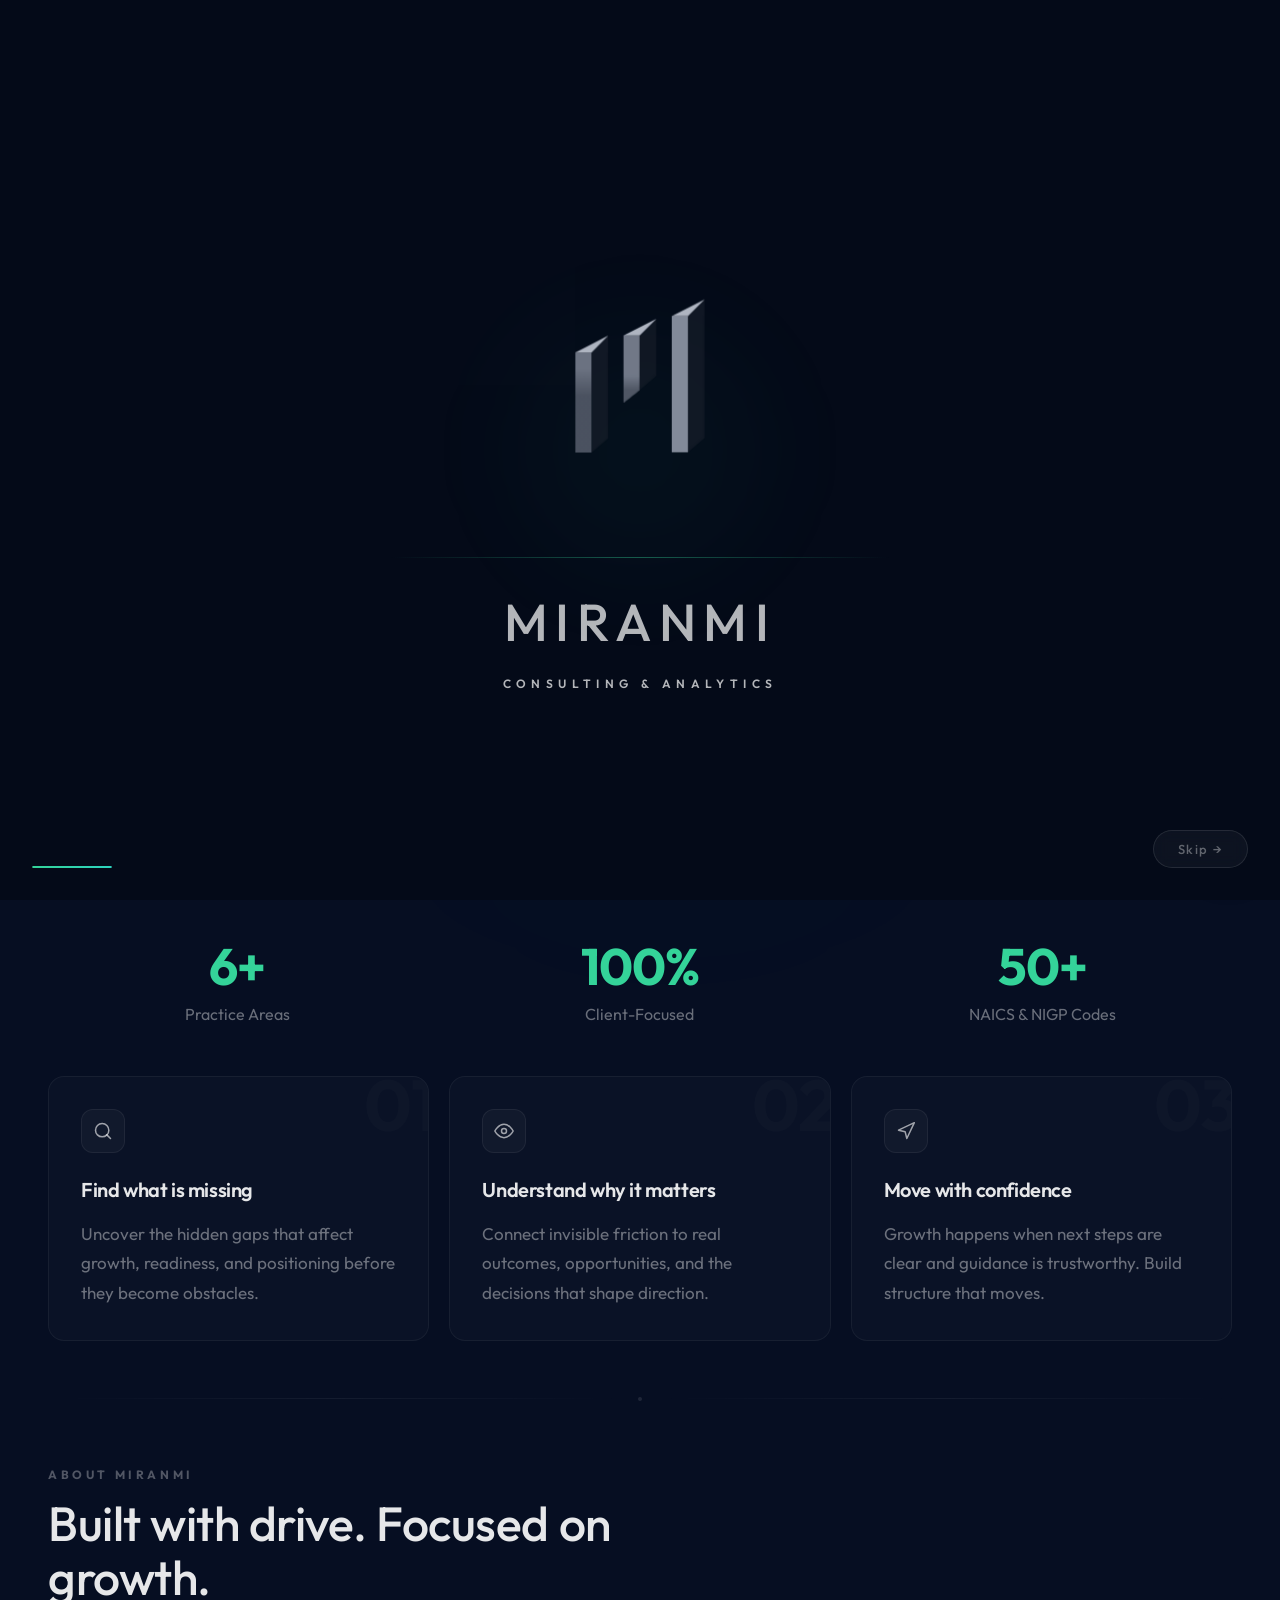
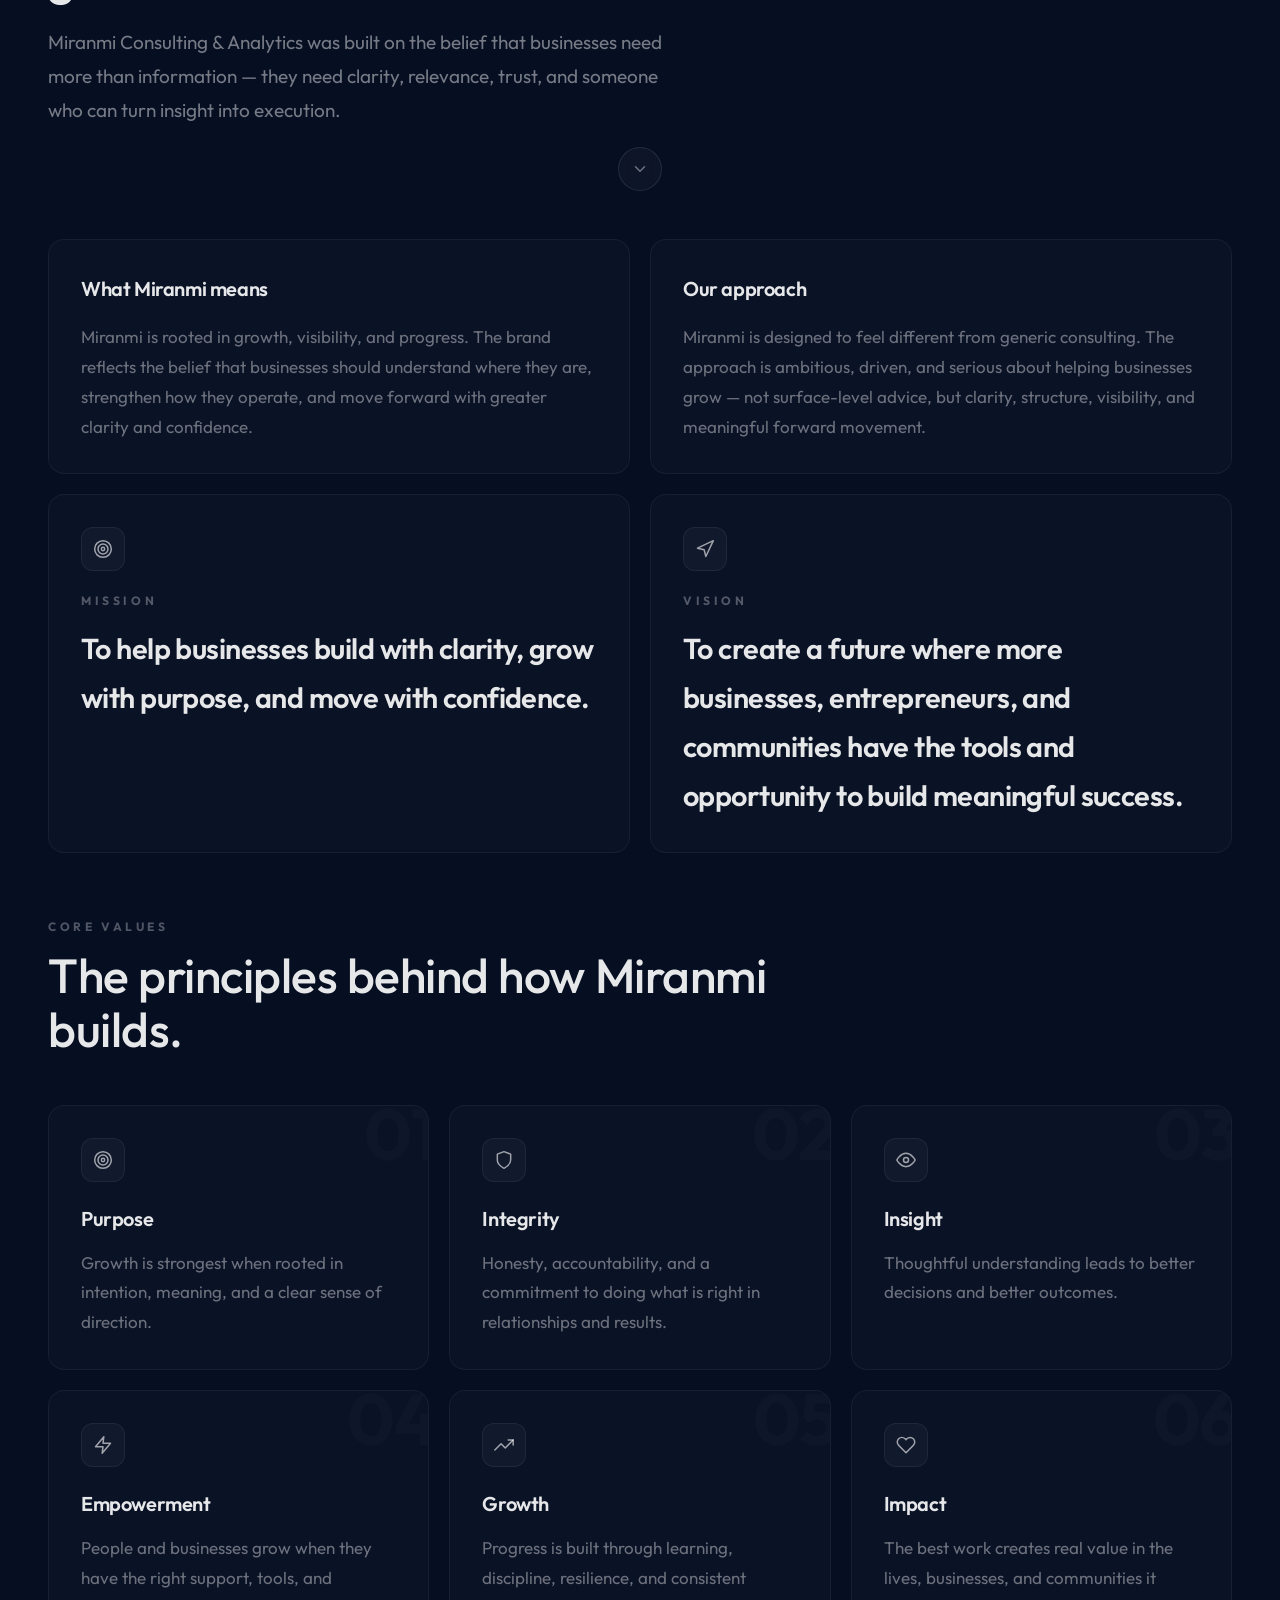
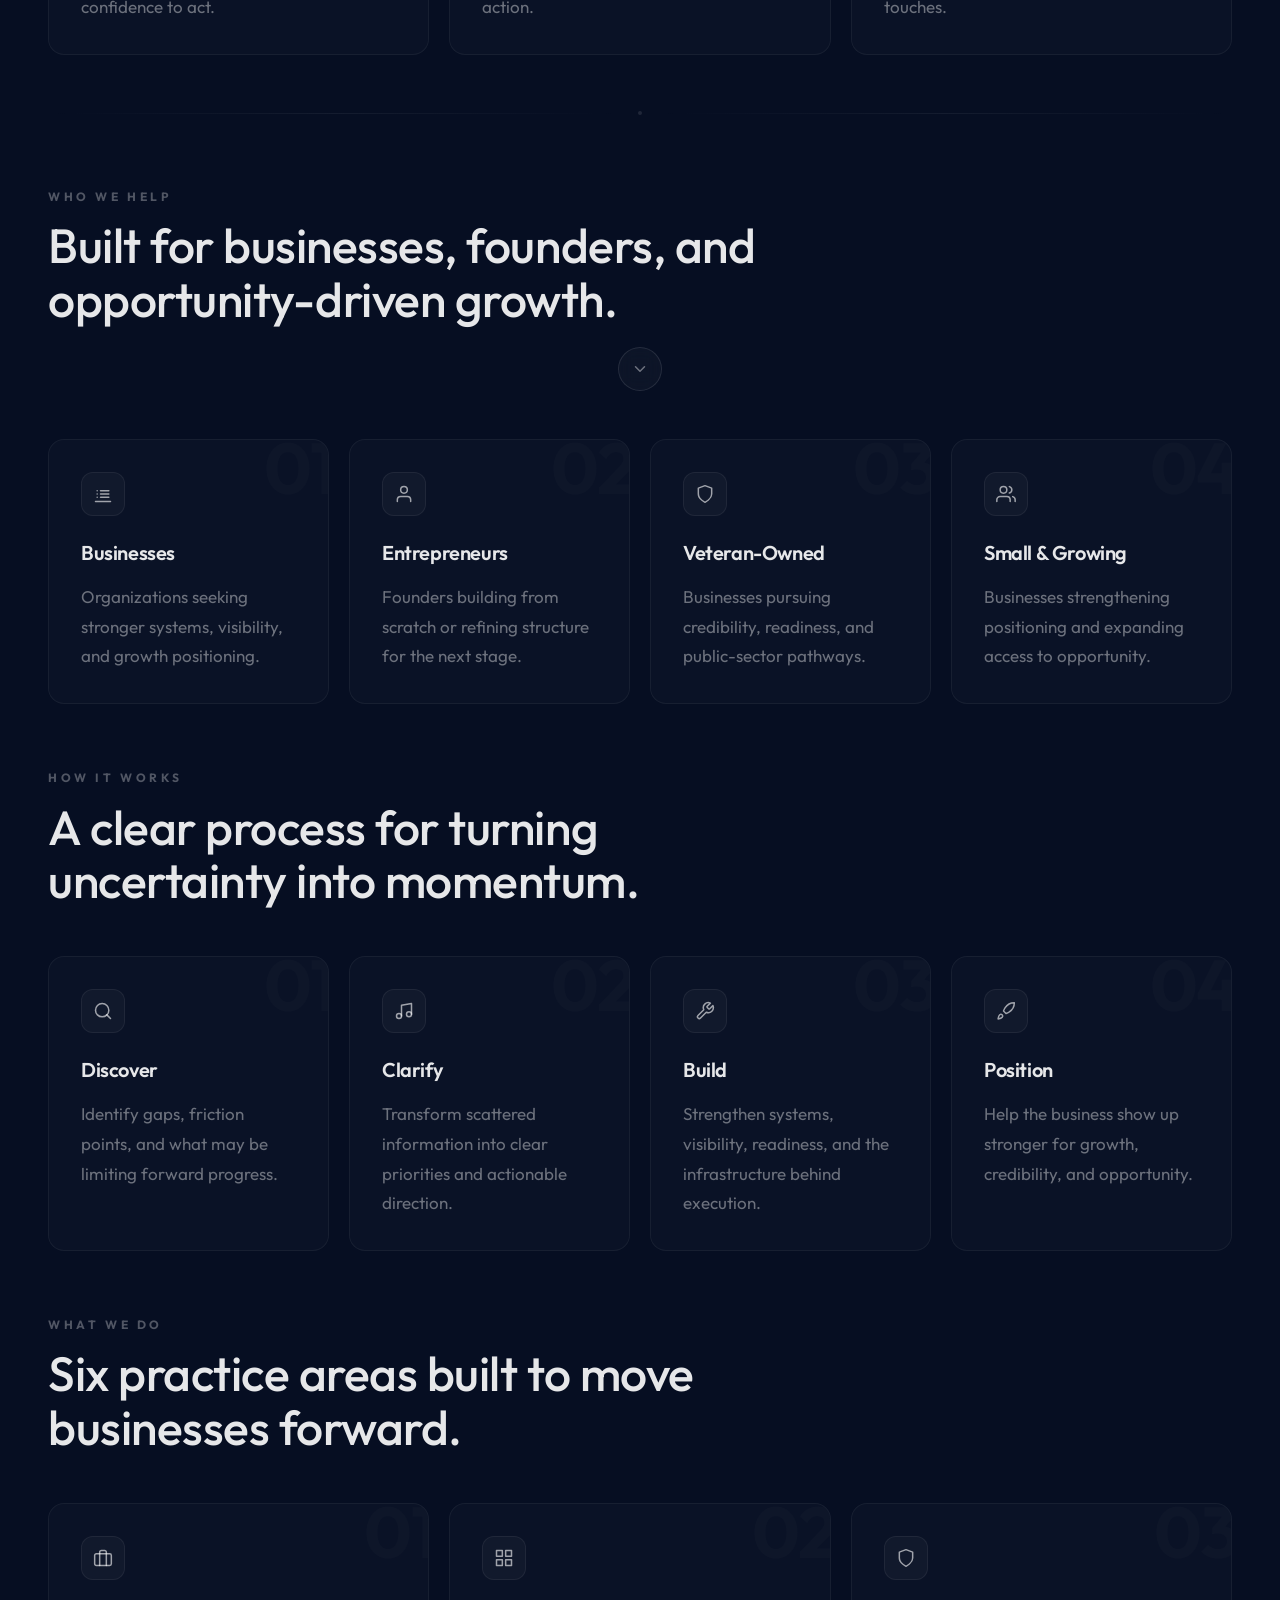
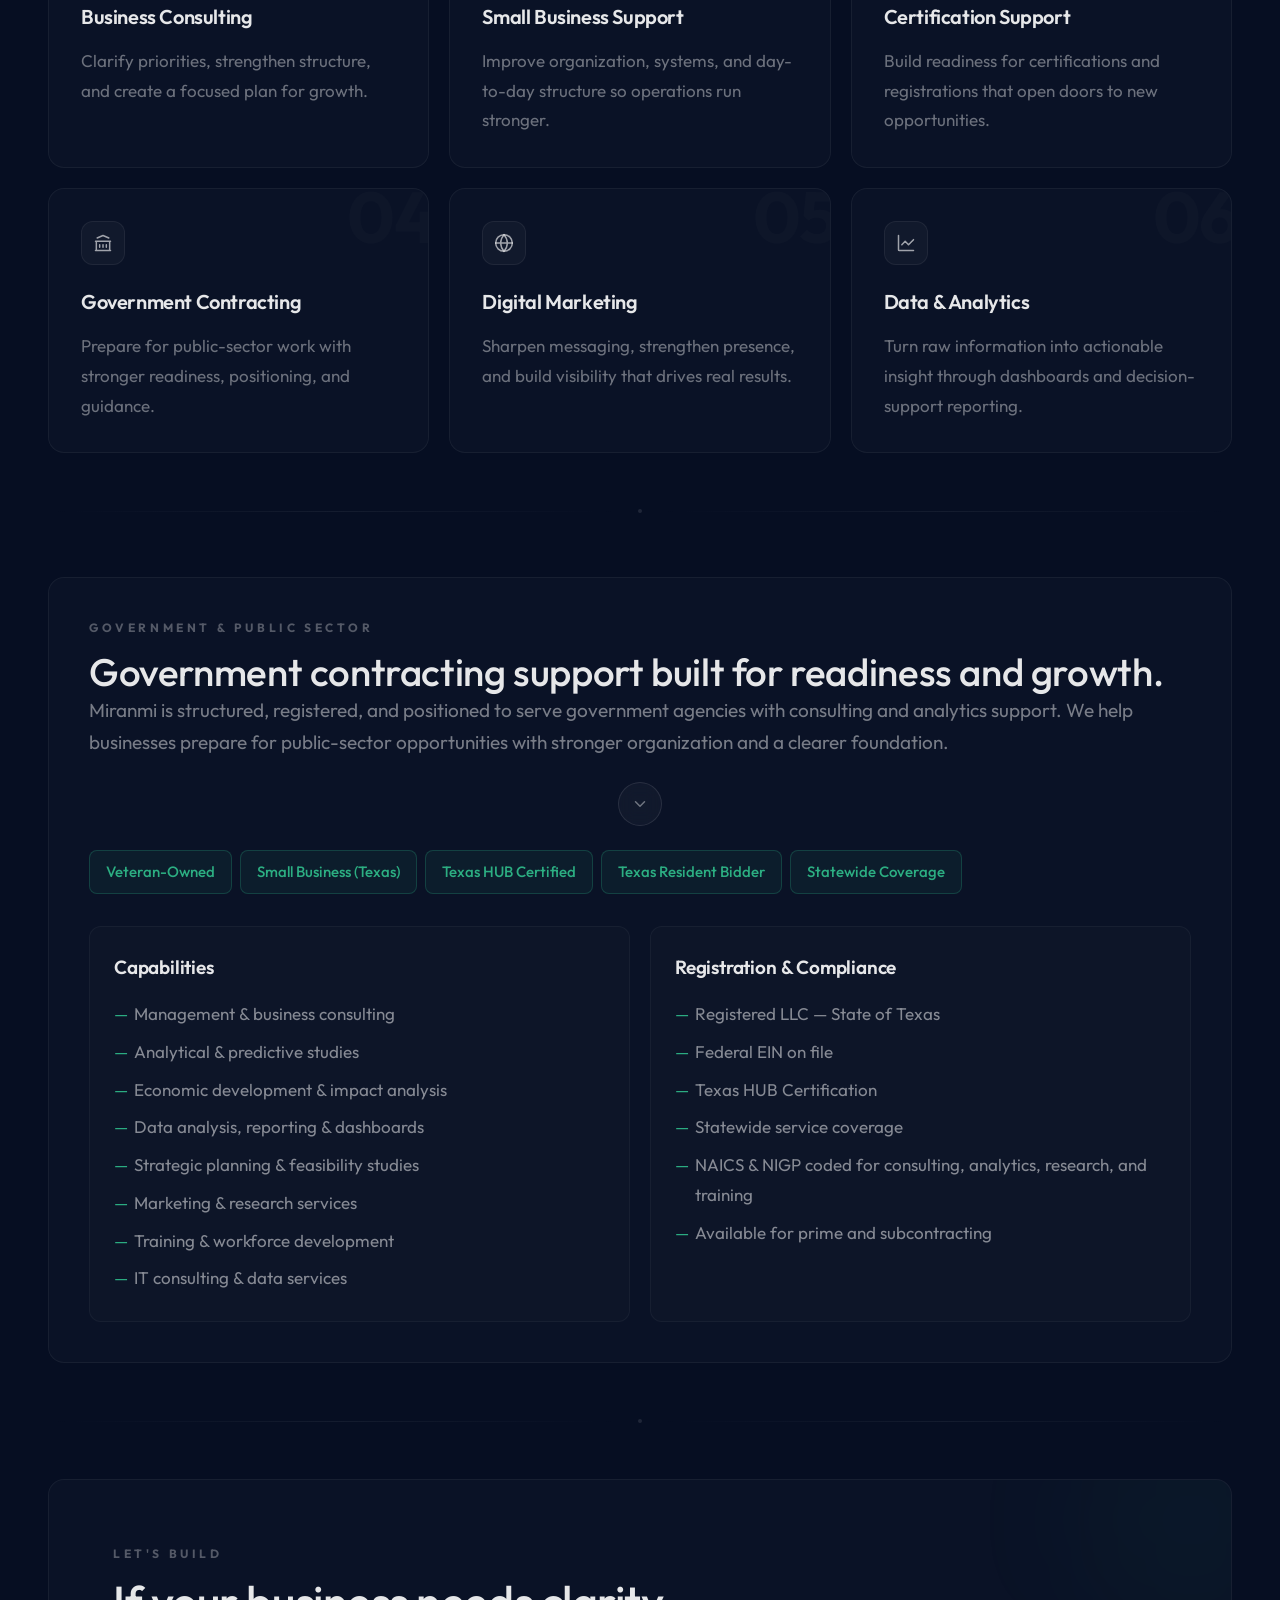
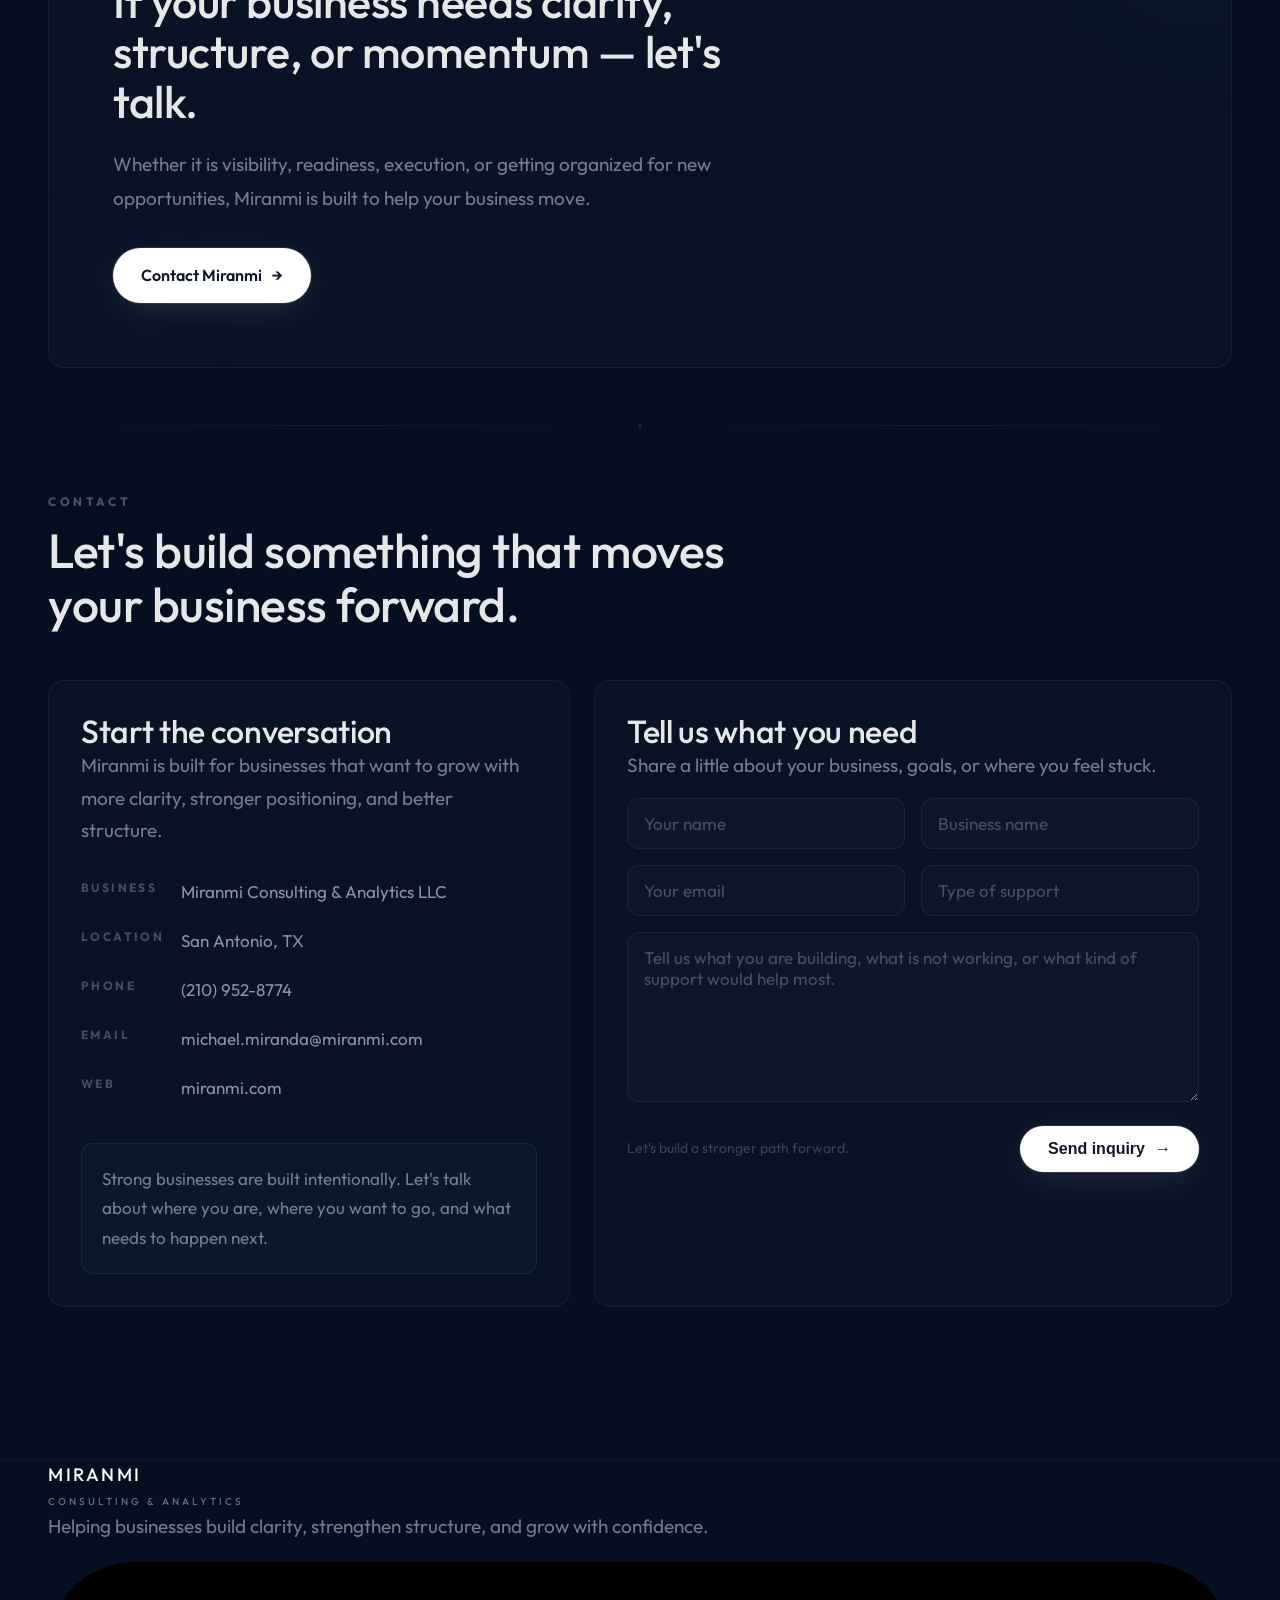
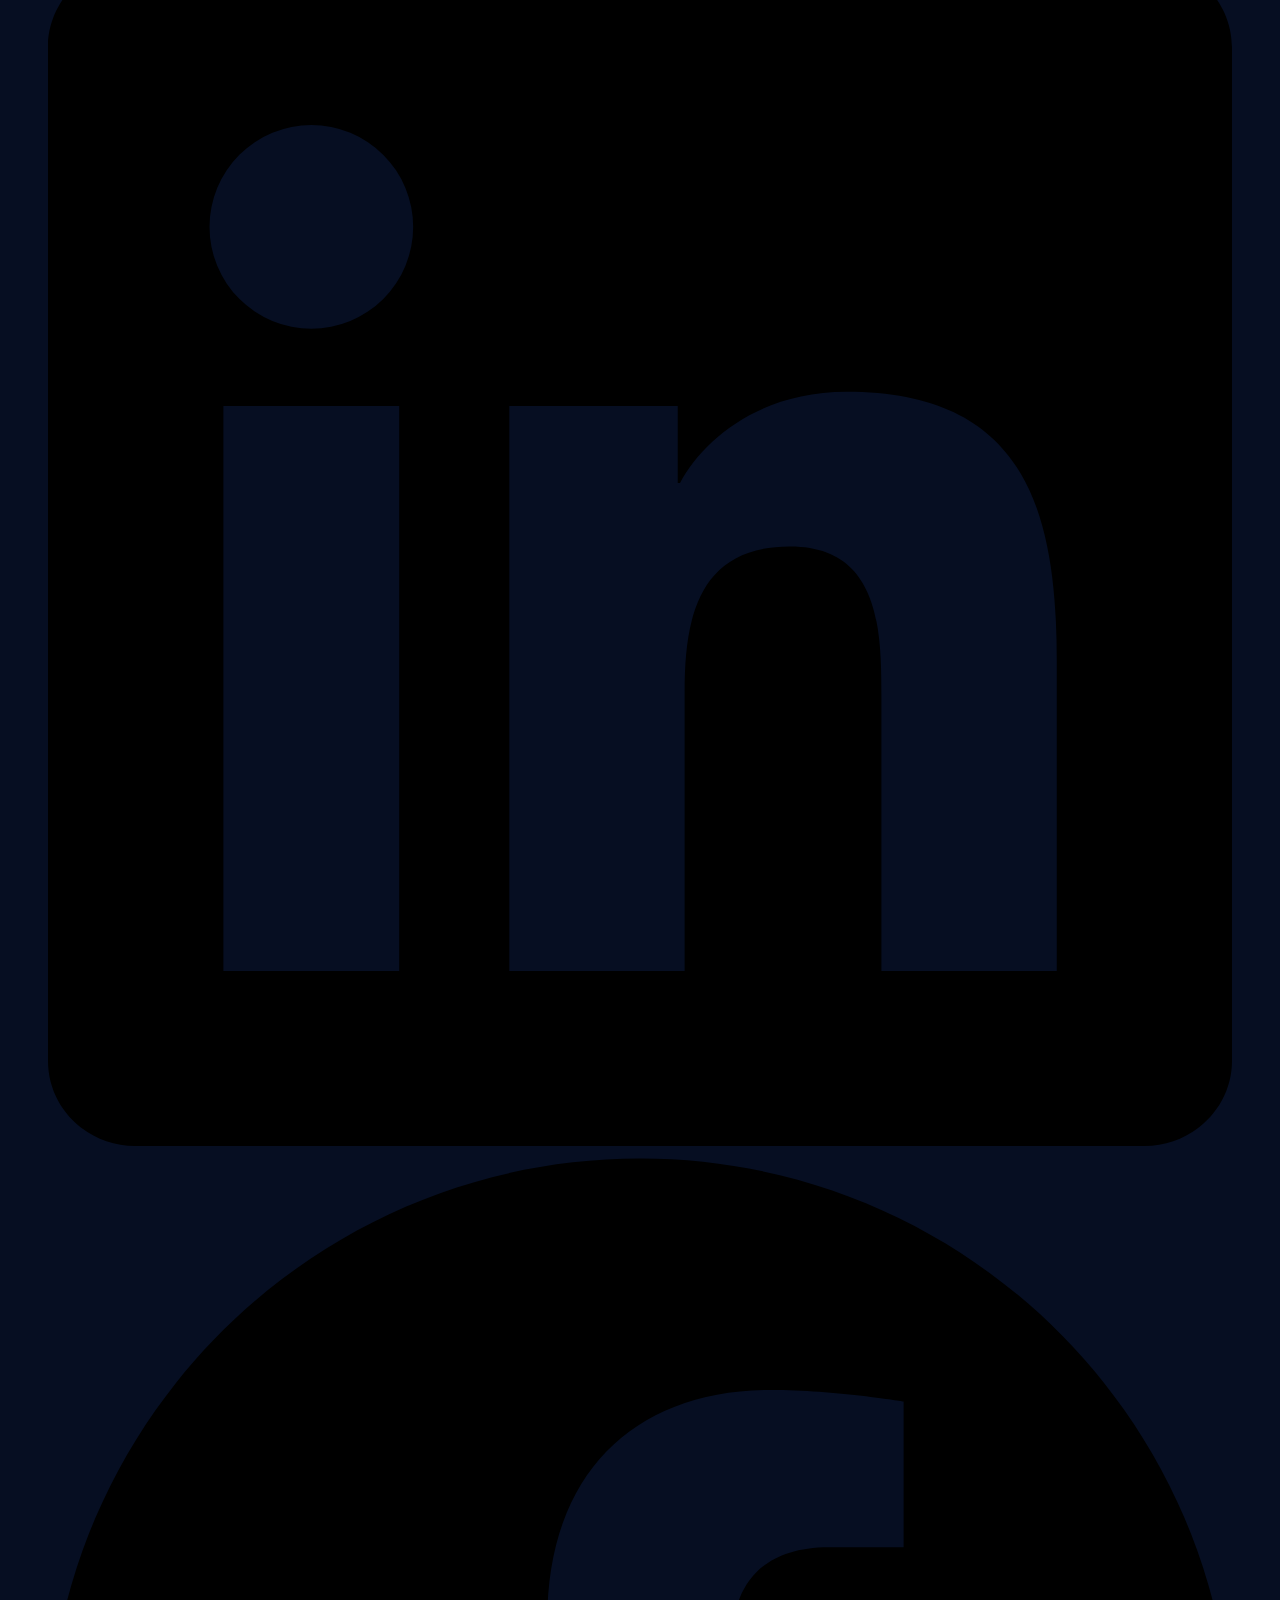
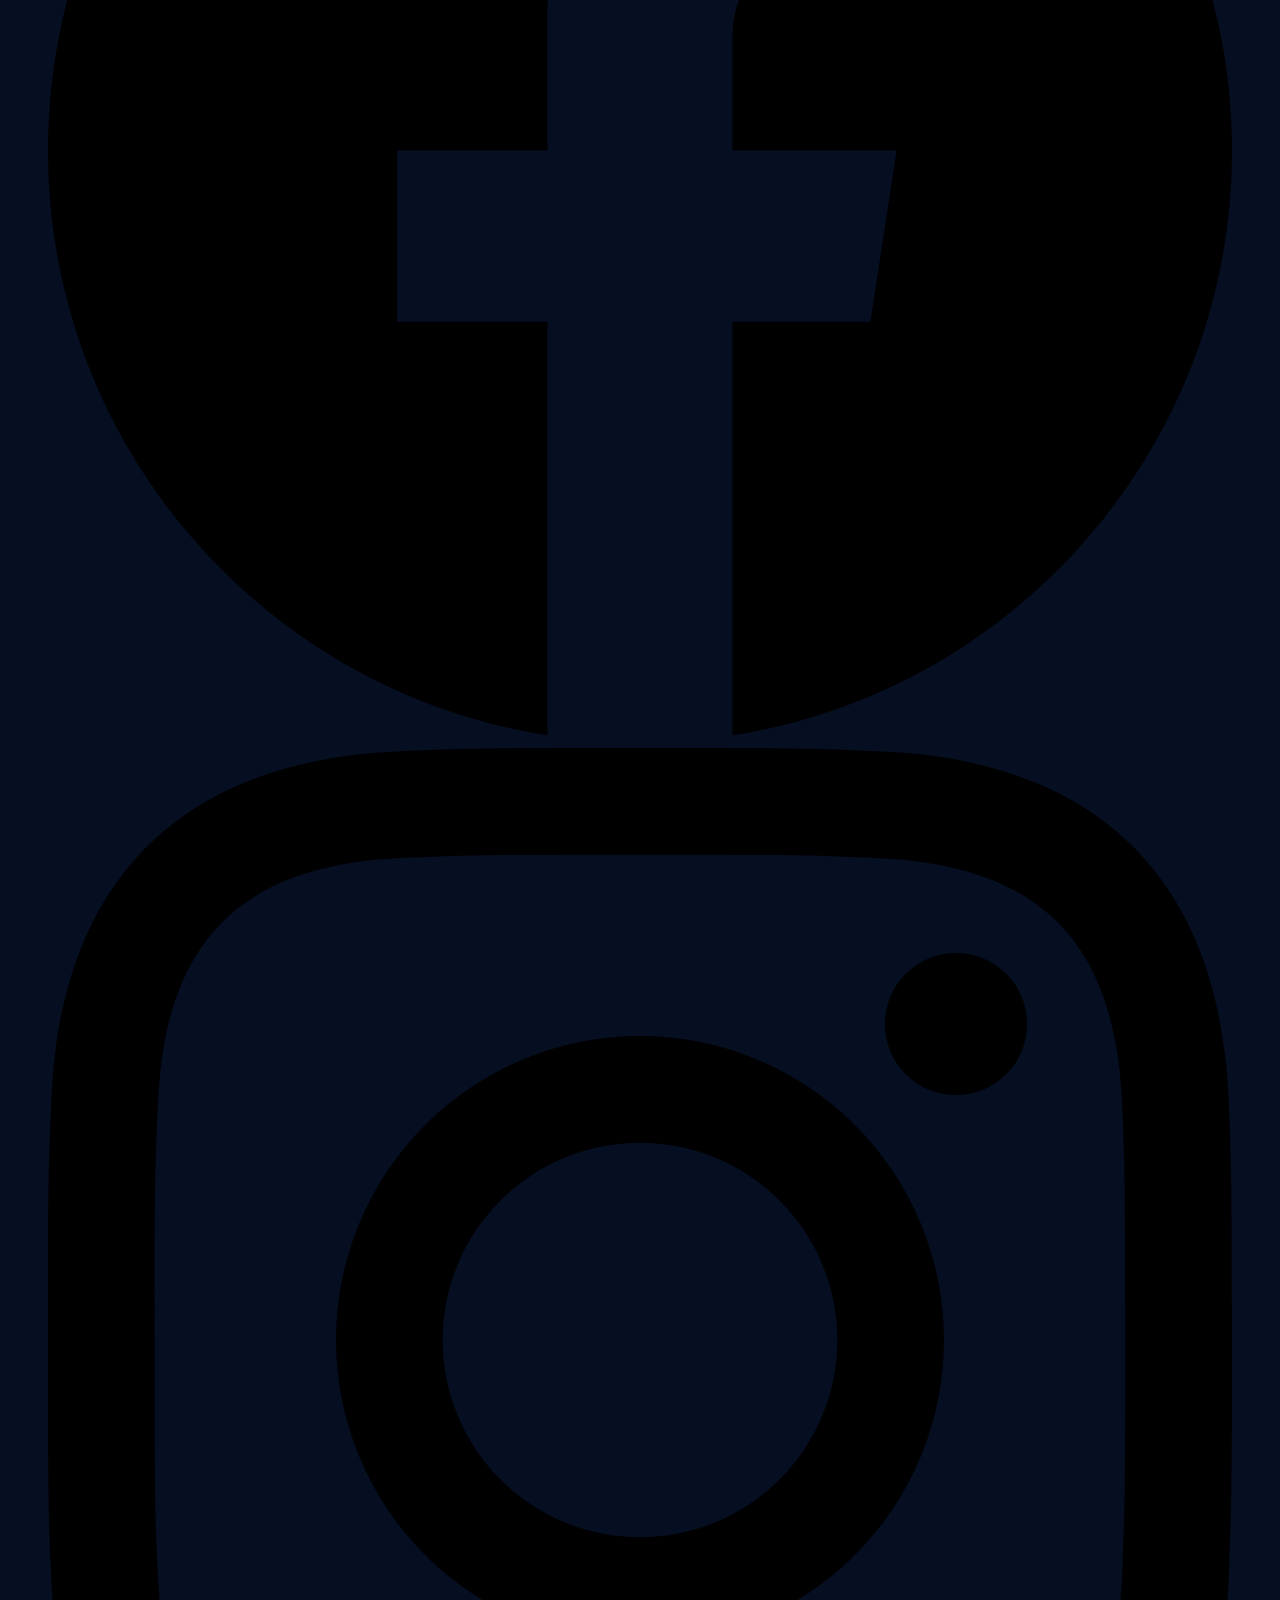
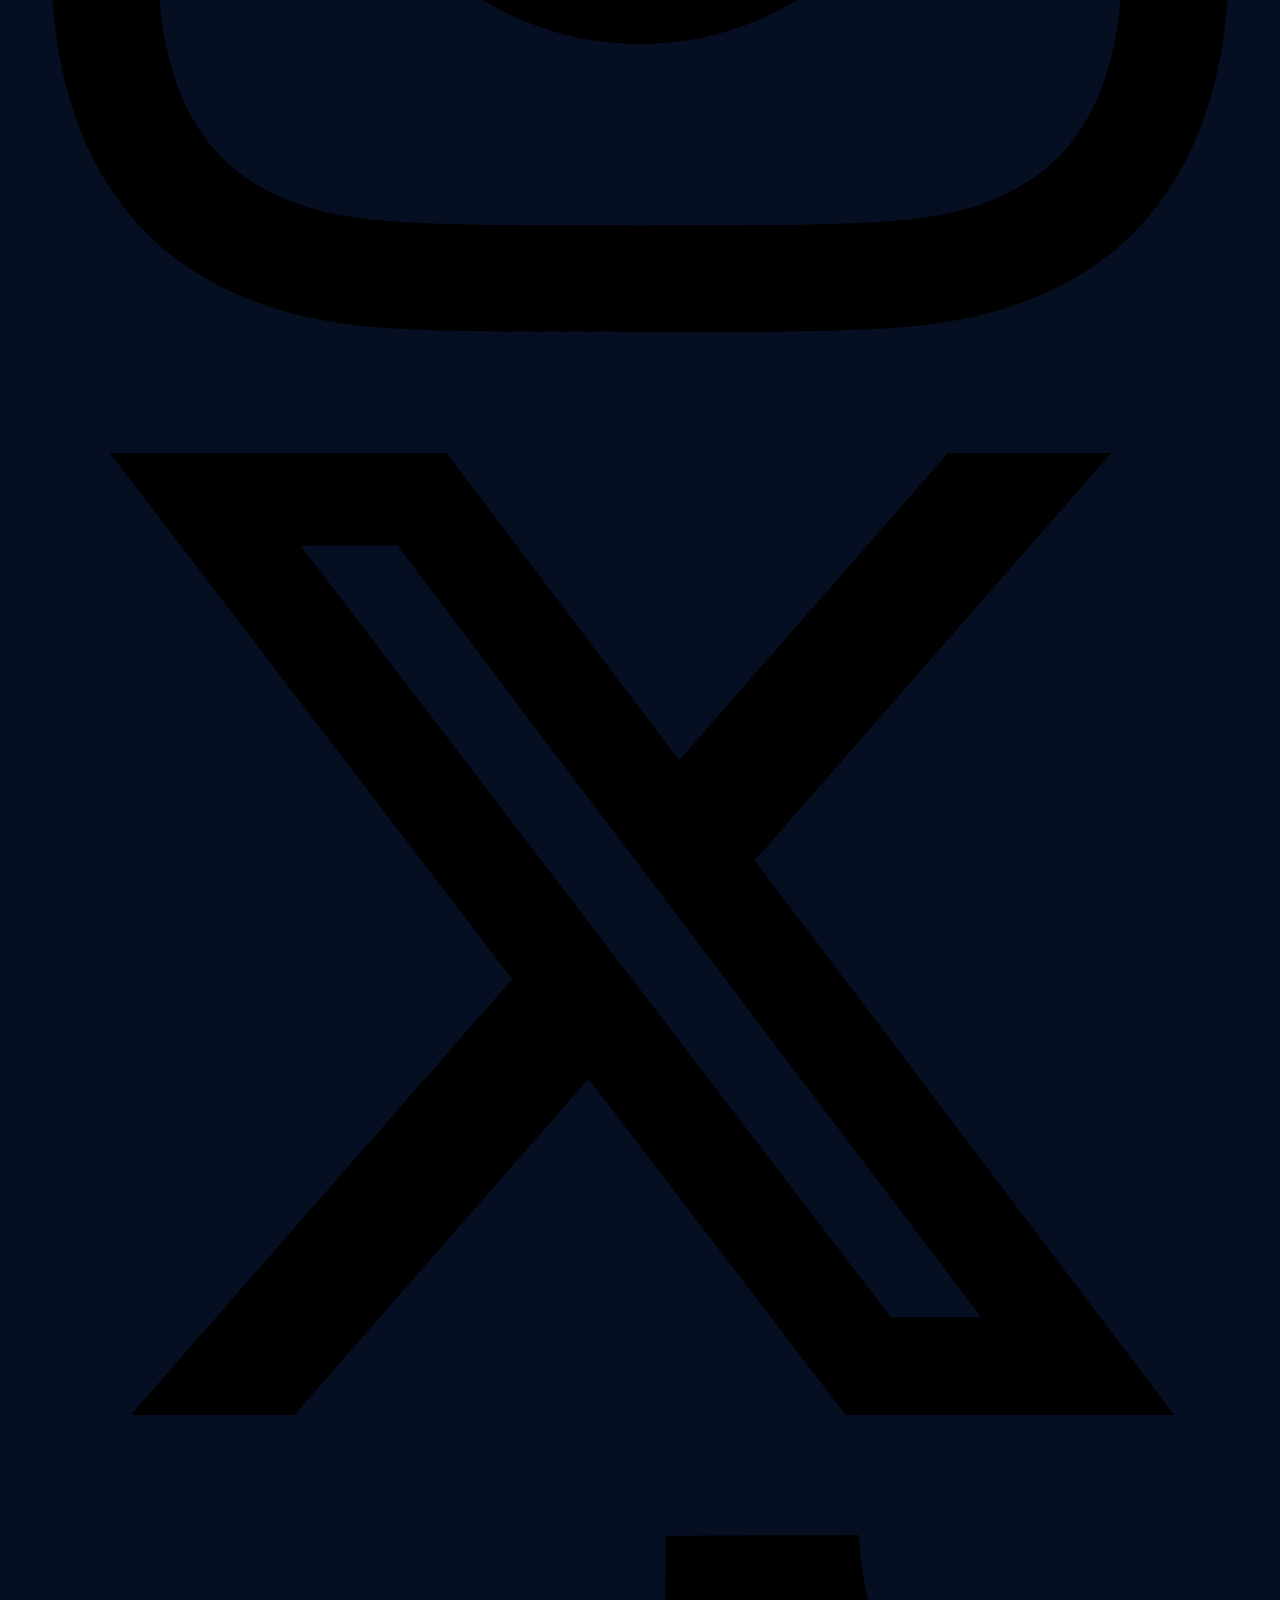
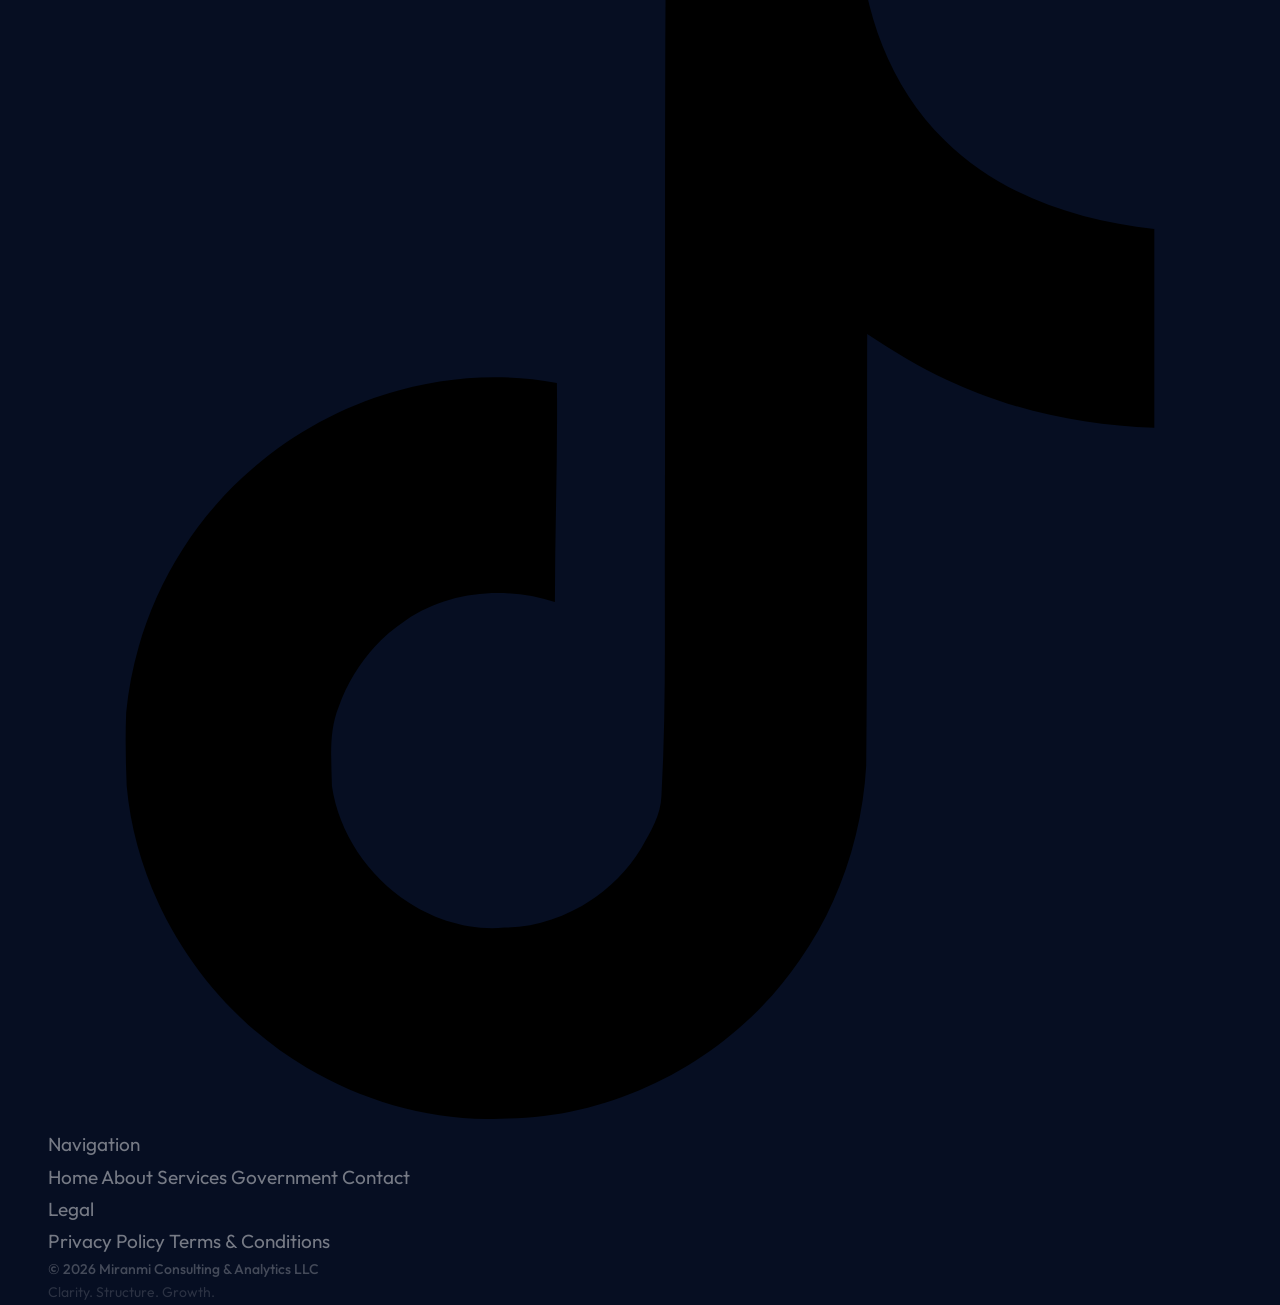
<file: miranmi-website-avenir-only.html>
<!DOCTYPE html>
<html lang="en">
<head>
<meta charset="UTF-8">
<meta name="viewport" content="width=device-width, initial-scale=1.0">
<title>Miranmi — Avenir Only Preview</title>
<meta name="description" content="Miranmi Consulting & Analytics — Management consulting, business analytics, and strategic planning for public and private sector clients.">
<link rel="preconnect" href="https://fonts.googleapis.com">
<link rel="preconnect" href="https://fonts.gstatic.com" crossorigin>
<link href="https://fonts.googleapis.com/css2?family=Instrument+Serif:ital@0;1&family=Outfit:wght@300;400;500;600;700&display=swap" rel="stylesheet">
<style>
/* ===== RESET ===== */
*, *::before, *::after { box-sizing: border-box; margin: 0; padding: 0; }

:root {
  --bg: #060e22;
  --bg-card: rgba(255,255,255,0.02);
  --bg-card-hover: rgba(255,255,255,0.04);
  --border: rgba(255,255,255,0.05);
  --border-hover: rgba(255,255,255,0.1);
  --text: rgba(255,255,255,0.45);
  --text-light: rgba(255,255,255,0.35);
  --text-bright: rgba(255,255,255,0.9);
  --text-muted: rgba(255,255,255,0.25);
  --white: #ffffff;
  --emerald: #34d399;
  --emerald-glow: rgba(52,211,153,0.06);
  --emerald-border: rgba(52,211,153,0.2);
  --teal: #2dd4bf;
}

html { scroll-behavior: smooth; scroll-padding-top: 72px; }

body {
  font-family: 'Outfit', sans-serif;
  background: var(--bg);
  color: var(--text);
  line-height: 1.7;
  font-size: 19px;
  -webkit-font-smoothing: antialiased;
  overflow-x: hidden;
}

.serif { font-family: 'Avenir Next Condensed', 'Avenir Next', 'Avenir', 'Outfit', sans-serif; font-weight: 500; letter-spacing: -0.02em; }

/* Logo font — Condensed, lighter weight to match heading style */
.logo-font { font-family: 'Avenir Next Condensed', 'Avenir Next', 'Avenir', 'Outfit', sans-serif; }

a { color: inherit; text-decoration: none; }
img { max-width: 100%; height: auto; }

.container { max-width: 1280px; margin: 0 auto; padding: 0 24px; }

@media (min-width: 640px) { .container { padding: 0 32px; } }
@media (min-width: 1024px) { .container { padding: 0 48px; } }

/* ===== SCROLL PROGRESS ===== */
.scroll-line {
  position: fixed; top: 0; left: 0; z-index: 200;
  height: 2px; width: 0;
  background: linear-gradient(90deg, var(--emerald), var(--teal));
  transition: width 80ms linear;
}

/* ===== NOISE OVERLAY ===== */
.noise {
  pointer-events: none; position: fixed; inset: 0; z-index: 1;
  opacity: 0.025;
  background-image: url("data:image/svg+xml,%3Csvg viewBox='0 0 256 256' xmlns='http://www.w3.org/2000/svg'%3E%3Cfilter id='n'%3E%3CfeTurbulence type='fractalNoise' baseFrequency='0.9' numOctaves='4' stitchTiles='stitch'/%3E%3C/filter%3E%3Crect width='100%25' height='100%25' filter='url(%23n)'/%3E%3C/svg%3E");
  background-repeat: repeat; background-size: 256px;
}

/* ===== BG GRADIENTS ===== */
.bg-glow {
  pointer-events: none; position: fixed; inset: 0; z-index: 0;
}
.bg-glow .g1 { position: absolute; left: -160px; top: 0; width: 600px; height: 600px; border-radius: 50%; background: rgba(52,211,153,0.02); filter: blur(120px); }
.bg-glow .g2 { position: absolute; right: -80px; top: 30%; width: 400px; height: 400px; border-radius: 50%; background: rgba(45,212,191,0.015); filter: blur(100px); }
.bg-glow .g3 { position: absolute; bottom: 0; left: 33%; width: 500px; height: 300px; border-radius: 50%; background: rgba(6,182,212,0.01); filter: blur(100px); }

/* ===== NAV ===== */
.nav {
  position: sticky; top: 0; z-index: 100;
  border-bottom: 1px solid transparent;
  background: transparent;
  transition: all 0.6s ease;
}
.nav.scrolled {
  border-bottom-color: var(--border);
  background: rgba(6,14,34,0.8);
  backdrop-filter: blur(24px);
  box-shadow: 0 1px 40px -8px rgba(0,0,0,0.5);
}
.nav-inner {
  display: flex; align-items: center; justify-content: space-between;
  padding: 14px 0; gap: 16px;
}
.nav-logo { display: flex; align-items: center; gap: 12px; }
.nav-logo svg { height: 36px; width: 36px; }
.nav-logo-text { letter-spacing: 0.14em; font-size: 19px; font-weight: 500; color: var(--white); font-family: 'Avenir Next Condensed', 'Avenir Next', 'Avenir', 'Outfit', sans-serif; }
.nav-logo-sub { font-size: 10px; font-weight: 500; text-transform: uppercase; letter-spacing: 0.3em; color: rgba(255,255,255,0.4); margin-top: 2px; }

.nav-links {
  display: none; list-style: none;
  align-items: center; gap: 2px;
}
@media (min-width: 1024px) { .nav-links { display: flex; } }

.nav-links a {
  padding: 6px 12px; border-radius: 999px;
  font-size: 14px; font-weight: 500;
  color: rgba(255,255,255,0.35);
  transition: all 0.3s ease;
  white-space: nowrap;
}
.nav-links a:hover { color: rgba(255,255,255,0.65); }
.nav-links a.active { background: rgba(255,255,255,0.05); color: var(--white); }

.nav-right { display: flex; align-items: center; gap: 12px; }

.nav-cta {
  display: none; padding: 8px 20px; border-radius: 999px;
  border: 1px solid rgba(255,255,255,0.08); background: rgba(255,255,255,0.03);
  font-size: 14px; font-weight: 600; color: rgba(255,255,255,0.6);
  cursor: pointer; transition: all 0.3s ease;
}
.nav-cta:hover { border-color: rgba(255,255,255,0.12); color: rgba(255,255,255,0.9); }
@media (min-width: 640px) { .nav-cta { display: inline-flex; } }

.lang-btn {
  padding: 6px 12px; border-radius: 8px;
  border: 1px solid rgba(255,255,255,0.08); background: rgba(255,255,255,0.03);
  font-size: 12px; font-weight: 700; letter-spacing: 0.08em;
  color: rgba(255,255,255,0.5); cursor: pointer;
  transition: all 0.3s ease;
}
.lang-btn:hover { border-color: var(--emerald-border); color: var(--emerald); }

.hamburger {
  display: flex; flex-direction: column; gap: 5px;
  background: none; border: none; padding: 8px; cursor: pointer;
}
.hamburger span { display: block; width: 22px; height: 1.5px; background: rgba(255,255,255,0.5); border-radius: 2px; transition: all 0.3s; }
@media (min-width: 1024px) { .hamburger { display: none; } }

/* Mobile menu */
.mobile-overlay {
  position: fixed; inset: 0; z-index: 90;
  background: rgba(0,0,0,0.6); backdrop-filter: blur(8px);
  opacity: 0; pointer-events: none; transition: opacity 0.4s;
}
.mobile-overlay.open { opacity: 1; pointer-events: auto; }

.mobile-menu {
  position: fixed; top: 0; right: 0; bottom: 0; z-index: 100;
  width: 100%; max-width: 340px;
  background: rgba(6,14,34,0.98); backdrop-filter: blur(24px);
  border-left: 1px solid var(--border);
  transform: translateX(100%); transition: transform 0.6s cubic-bezier(0.16,1,0.3,1);
  display: flex; flex-direction: column;
}
.mobile-menu.open { transform: translateX(0); }

.mobile-header {
  display: flex; align-items: center; justify-content: space-between;
  padding: 16px 20px; border-bottom: 1px solid var(--border);
}
.mobile-close {
  width: 36px; height: 36px; display: flex; align-items: center; justify-content: center;
  border-radius: 8px; border: 1px solid rgba(255,255,255,0.06); background: rgba(255,255,255,0.03);
  color: rgba(255,255,255,0.5); cursor: pointer; font-size: 18px;
}
.mobile-nav { flex: 1; overflow-y: auto; padding: 24px 16px; }
.mobile-nav a {
  display: flex; align-items: center; gap: 12px;
  padding: 12px 16px; border-radius: 12px; margin-bottom: 4px;
  font-size: 17px; font-weight: 500; color: rgba(255,255,255,0.4);
  transition: all 0.3s;
}
.mobile-nav a:hover { background: rgba(255,255,255,0.02); color: rgba(255,255,255,0.7); }
.mobile-footer {
  padding: 16px; border-top: 1px solid var(--border);
}
.mobile-footer a {
  display: flex; align-items: center; justify-content: center; gap: 8px;
  width: 100%; padding: 12px; border-radius: 999px;
  background: var(--white); color: #0f172a;
  font-size: 14px; font-weight: 600;
}

/* ===== HERO ===== */
.hero {
  display: grid; align-items: center; gap: 48px;
  padding: 24px 0 32px;
  position: relative; z-index: 10;
}
@media (min-width: 1024px) {
  .hero { grid-template-columns: 1.15fr 0.85fr; gap: 64px; padding: 36px 0 48px; }
}

.hero-pill {
  display: inline-flex; align-items: center; gap: 8px;
  padding: 6px 16px; border-radius: 999px;
  border: 1px solid rgba(255,255,255,0.08); background: rgba(255,255,255,0.03);
  font-size: 12px; font-weight: 600; text-transform: uppercase;
  letter-spacing: 0.3em; color: rgba(255,255,255,0.5);
  backdrop-filter: blur(8px);
}
.hero-pill .dot {
  width: 4px; height: 4px; border-radius: 50%;
  background: var(--emerald);
  box-shadow: 0 0 6px rgba(52,211,153,0.6);
}

.hero h1 {
  margin-top: 32px;
  font-size: clamp(2.4rem, 6vw, 4.6rem);
  line-height: 1.06; letter-spacing: -0.01em;
  color: var(--white); font-weight: 500;
}
.hero h1 .dim { color: rgba(255,255,255,0.3); }
.hero h1 .grad {
  position: relative; display: inline-block;
  background: linear-gradient(to right, #6ee7b7, #99f6e4);
  -webkit-background-clip: text; -webkit-text-fill-color: transparent;
  background-clip: text;
}
.hero h1 .grad::after {
  content: ''; position: absolute; bottom: -4px; left: 0;
  width: 100%; height: 1px;
  background: linear-gradient(to right, rgba(52,211,153,0.4), transparent);
}

.hero-text {
  margin-top: 28px; max-width: 560px;
  font-size: 19px; line-height: 1.8; color: var(--text);
}
@media (min-width: 1024px) { .hero-text { font-size: 19px; } }

.hero-btns {
  margin-top: 36px; display: flex; flex-wrap: wrap; align-items: center; gap: 16px;
}

.btn-primary {
  display: inline-flex; align-items: center; gap: 10px;
  padding: 14px 28px; border-radius: 999px;
  background: var(--white); color: #0f172a;
  font-size: 16px; font-weight: 600;
  box-shadow: 0 0 0 1px rgba(255,255,255,0.1), 0 8px 40px -8px rgba(255,255,255,0.15);
  transition: all 0.4s; cursor: pointer; border: none;
}
.btn-primary:hover { transform: translateY(-2px); box-shadow: 0 0 0 1px rgba(255,255,255,0.15), 0 12px 50px -8px rgba(255,255,255,0.25); }

.btn-outline {
  display: inline-flex; align-items: center; gap: 8px;
  padding: 14px 24px; border-radius: 999px;
  border: 1px solid rgba(255,255,255,0.08); background: transparent;
  font-size: 16px; font-weight: 600; color: rgba(255,255,255,0.7);
  transition: all 0.4s; cursor: pointer;
}
.btn-outline:hover { border-color: rgba(255,255,255,0.15); color: rgba(255,255,255,0.9); }

/* Hero Logo Card */
.hero-card {
  position: relative; max-width: 420px;
  margin: 0 auto;
}
@media (min-width: 1024px) { .hero-card { margin: 0 0 0 auto; } }
.hero-card-outer { position: absolute; inset: -1px; border-radius: 28px; background: linear-gradient(to bottom, rgba(255,255,255,0.06), transparent); }
.hero-card-inner {
  position: relative; overflow: hidden; border-radius: 27px;
  border: 1px solid var(--border); background: var(--bg-card);
  backdrop-filter: blur(12px); padding: 40px;
  text-align: center;
}
.hero-card-glow {
  position: absolute; top: -80px; left: 50%; transform: translateX(-50%);
  width: 160px; height: 160px; border-radius: 50%;
  background: rgba(52,211,153,0.04); filter: blur(60px);
}
.hero-card-logo { position: relative; margin: 0 auto 16px; display: flex; justify-content: center; }
.hero-card-logo svg { width: 100%; max-width: 205px; overflow: visible; }
.hero-card-name {
  font-size: 32px; letter-spacing: 0.14em; color: var(--white);
  font-family: 'Avenir Next Condensed', 'Avenir Next', 'Avenir', 'Outfit', sans-serif; font-weight: 500;
}
.hero-card-sub {
  margin-top: 6px; font-size: 11px; font-weight: 600;
  text-transform: uppercase; letter-spacing: 0.35em; color: rgba(255,255,255,0.3);
}
.hero-card-line {
  margin: 32px 0; height: 1px;
  background: linear-gradient(to right, transparent, rgba(255,255,255,0.06), transparent);
}
.hero-card-tagline {
  font-size: 17px; line-height: 1.75; color: rgba(255,255,255,0.35);
  max-width: 28ch; margin: 0 auto;
}

/* ===== BAR ANIMATION ===== */
.miranmi-bar-left,
.miranmi-bar-middle,
.miranmi-bar-right {
  transform-box: fill-box !important;
  transform-origin: bottom center !important;
  animation: miranmiLogoRise 1.8s cubic-bezier(0.22, 1, 0.36, 1) both !important;
}
.miranmi-bar-middle { animation-delay: 0.18s !important; }
.miranmi-bar-right { animation-delay: 0.36s !important; }
@keyframes miranmiLogoRise {
  0% { transform: translateY(28px) scaleY(0.12); opacity: 0.18; }
  100% { transform: translateY(0) scaleY(1); opacity: 1; }
}

/* ===== MARQUEE ===== */
.marquee-wrap {
  position: relative; z-index: 10;
  overflow: hidden; border-radius: 16px;
  border: 1px solid var(--border); background: rgba(255,255,255,0.015);
  padding: 16px 0; margin: 40px 0 0;
}
.marquee-track {
  display: flex; align-items: center; gap: 40px;
  white-space: nowrap; width: max-content;
  animation: marquee 30s linear infinite;
  font-size: 17px; font-weight: 600; text-transform: uppercase;
  letter-spacing: 0.3em; color: rgba(255,255,255,0.15);
}
.marquee-track a {
  color: rgba(255,255,255,0.15); text-decoration: none;
  transition: color 0.3s ease;
  cursor: pointer;
}
.marquee-track a:hover { color: rgba(52,211,153,0.7); }
.marquee-diamond { color: rgba(52,211,153,0.3); }
@keyframes marquee {
  0% { transform: translateX(0); }
  100% { transform: translateX(-33.33%); }
}

/* ===== SCROLL DOWN INDICATOR ===== */
.scroll-down-wrap {
  display: flex; justify-content: center; align-items: center;
  padding: 20px 0 0; z-index: 10; position: relative;
}
.scroll-down-btn {
  width: 44px; height: 44px; border-radius: 50%;
  border: 1px solid rgba(255,255,255,0.1);
  background: rgba(255,255,255,0.03);
  backdrop-filter: blur(8px);
  display: flex; align-items: center; justify-content: center;
  cursor: pointer; transition: all 0.4s ease;
  animation: scrollBounce 2.2s ease-in-out infinite;
}
.scroll-down-btn:hover {
  border-color: var(--emerald-border);
  background: rgba(52,211,153,0.08);
  animation-play-state: paused;
  transform: scale(1.12);
}
.scroll-down-btn svg {
  width: 18px; height: 18px;
  stroke: rgba(255,255,255,0.4);
  fill: none; stroke-width: 2;
  stroke-linecap: round; stroke-linejoin: round;
  transition: stroke 0.4s ease;
}
.scroll-down-btn:hover svg { stroke: var(--emerald); }
@keyframes scrollBounce {
  0%, 100% { transform: translateY(0); }
  50% { transform: translateY(6px); }
}

/* ===== SECTIONS ===== */
section { position: relative; z-index: 10; }
section[id] { scroll-margin-top: 72px; }
section[id]:not(#home) { padding-top: 8px; }

.section-label {
  font-size: 12px; font-weight: 700; text-transform: uppercase;
  letter-spacing: 0.3em; color: rgba(255,255,255,0.3); margin-bottom: 12px;
}
.section-title {
  font-size: clamp(1.8rem, 4vw, 3rem);
  letter-spacing: -0.01em; color: var(--text-bright);
  max-width: 720px; font-weight: 500; line-height: 1.12;
}
.section-text {
  margin-top: 20px; font-size: 19px; line-height: 1.8;
  color: var(--text); max-width: 640px;
}

/* ===== DIVIDER ===== */
.divider {
  position: relative; z-index: 10;
  display: flex; align-items: center; justify-content: center;
  margin: 48px 0;
}
@media (min-width: 640px) { .divider { margin: 56px 0; } }
.divider .line {
  flex: 1; height: 1px;
  background: linear-gradient(to right, transparent, rgba(255,255,255,0.06), transparent);
}
.divider .dot {
  margin: 0 16px; width: 4px; height: 4px; border-radius: 50%;
  background: rgba(255,255,255,0.1);
}

/* ===== SERVICE CARDS ===== */
.card-grid { display: grid; gap: 20px; margin-top: 48px; }
.card-grid.cols-2 { grid-template-columns: 1fr; }
.card-grid.cols-3 { grid-template-columns: 1fr; }
.card-grid.cols-4 { grid-template-columns: 1fr; }
@media (min-width: 640px) { .card-grid.cols-2 { grid-template-columns: repeat(2, 1fr); } }
@media (min-width: 640px) { .card-grid.cols-3 { grid-template-columns: repeat(2, 1fr); } }
@media (min-width: 1024px) { .card-grid.cols-3 { grid-template-columns: repeat(3, 1fr); } }
@media (min-width: 640px) { .card-grid.cols-4 { grid-template-columns: repeat(2, 1fr); } }
@media (min-width: 1024px) { .card-grid.cols-4 { grid-template-columns: repeat(4, 1fr); } }

.card {
  position: relative; overflow: hidden; border-radius: 16px;
  border: 1px solid var(--border); background: var(--bg-card);
  padding: 28px 24px; transition: all 0.7s ease;
}
@media (min-width: 640px) { .card { padding: 32px; } }
.card:hover { border-color: var(--border-hover); background: var(--bg-card-hover); }
.card .num {
  position: absolute; right: -8px; top: -8px;
  font-size: 72px; font-weight: 700; line-height: 1;
  color: rgba(255,255,255,0.02); transition: color 0.7s;
}
.card:hover .num { color: rgba(255,255,255,0.05); }

.card-icon {
  width: 44px; height: 44px; margin-bottom: 20px; border-radius: 12px;
  border: 1px solid rgba(255,255,255,0.06); background: rgba(255,255,255,0.03);
  display: flex; align-items: center; justify-content: center;
  transition: all 0.5s;
}
.card:hover .card-icon {
  border-color: var(--emerald-border); background: var(--emerald-glow);
  box-shadow: 0 0 20px -6px rgba(52,211,153,0.25);
}
.card-icon svg {
  width: 20px; height: 20px; stroke: rgba(255,255,255,0.6);
  fill: none; stroke-width: 1.8; stroke-linecap: round; stroke-linejoin: round;
  transition: stroke 0.5s;
}
.card:hover .card-icon svg { stroke: var(--emerald); }

.card h3 {
  font-size: 20px; font-weight: 600; letter-spacing: -0.02em;
  color: var(--text-bright); transition: color 0.5s;
  word-wrap: break-word; overflow-wrap: break-word; hyphens: auto;
}
.card:hover h3 { color: var(--white); }
.card p {
  margin-top: 12px; font-size: 17px; line-height: 1.75;
  color: rgba(255,255,255,0.4); transition: color 0.5s;
}
.card:hover p { color: rgba(255,255,255,0.55); }

.card .bottom-line {
  position: absolute; bottom: 0; left: 0;
  height: 1px; width: 0;
  background: linear-gradient(to right, rgba(52,211,153,0.4), transparent);
  transition: width 0.7s;
}
.card:hover .bottom-line { width: 100%; }

/* ===== BULLET CARDS ===== */
.bullet-grid { display: grid; gap: 12px; margin-top: 32px; }
@media (min-width: 640px) { .bullet-grid { grid-template-columns: repeat(2, 1fr); } }

.bullet-item {
  display: flex; align-items: flex-start; gap: 16px;
  padding: 16px 20px; border-radius: 12px;
  border: 1px solid rgba(255,255,255,0.04); background: rgba(255,255,255,0.015);
  transition: all 0.5s;
}
.bullet-item:hover { border-color: rgba(255,255,255,0.08); background: rgba(255,255,255,0.035); }
.bullet-check {
  margin-top: 2px; width: 20px; height: 20px; min-width: 20px; border-radius: 6px;
  border: 1px solid var(--emerald-border); background: var(--emerald-glow);
  display: flex; align-items: center; justify-content: center;
}
.bullet-check svg { width: 12px; height: 12px; stroke: var(--emerald); fill: none; stroke-width: 2.5; }
.bullet-item span { font-size: 17px; line-height: 1.75; color: rgba(255,255,255,0.6); }

/* ===== GOV SECTION ===== */
.gov-panel {
  border-radius: 16px; border: 1px solid var(--border);
  background: var(--bg-card); padding: 28px;
}
@media (min-width: 640px) { .gov-panel { padding: 40px; } }
.gov-panel h3 { font-size: clamp(1.6rem, 3.5vw, 2.4rem); color: var(--text-bright); letter-spacing: -0.01em; font-weight: 500; line-height: 1.12; }
.gov-panel > p { margin-top: 16px; font-size: 19px; line-height: 1.8; color: var(--text); max-width: 720px; }

.cert-badges {
  display: flex; flex-wrap: wrap; gap: 8px; margin-top: 32px;
}
.cert-badge {
  padding: 8px 16px; border-radius: 8px;
  border: 1px solid var(--emerald-border); background: rgba(52,211,153,0.06);
  font-size: 15px; font-weight: 500; color: rgba(52,211,153,0.8);
}

.gov-grid { display: grid; gap: 20px; margin-top: 32px; }
@media (min-width: 768px) { .gov-grid { grid-template-columns: repeat(2, 1fr); } }
.gov-card {
  padding: 24px; border-radius: 12px;
  border: 1px solid rgba(255,255,255,0.04); background: rgba(255,255,255,0.015);
}
.gov-card h4 { font-size: 19px; font-weight: 600; color: var(--text-bright); margin-bottom: 12px; letter-spacing: -0.01em; }
.gov-card ul { list-style: none; }
.gov-card li {
  padding: 4px 0 4px 20px; position: relative;
  font-size: 17px; line-height: 1.75; color: rgba(255,255,255,0.5);
}
.gov-card li::before {
  content: '—'; position: absolute; left: 0; color: var(--emerald); font-weight: 300;
}

/* ===== CTA ===== */
.cta-section {
  position: relative; overflow: hidden; border-radius: 16px;
  border: 1px solid var(--border); background: var(--bg-card);
  padding: 32px;
}
@media (min-width: 640px) { .cta-section { padding: 48px; } }
@media (min-width: 1024px) { .cta-section { padding: 64px; } }
.cta-glow1 { position: absolute; right: -80px; top: -80px; width: 240px; height: 240px; border-radius: 50%; background: rgba(52,211,153,0.03); filter: blur(60px); transition: background 1s; }
.cta-section:hover .cta-glow1 { background: rgba(52,211,153,0.06); }
.cta-glow2 { position: absolute; bottom: -40px; left: -40px; width: 160px; height: 160px; border-radius: 50%; background: rgba(45,212,191,0.02); filter: blur(60px); }
.cta-inner { position: relative; z-index: 1; max-width: 640px; }
.cta-inner h2 { font-size: clamp(1.8rem, 4vw, 2.8rem); color: var(--text-bright); letter-spacing: -0.01em; font-weight: 500; line-height: 1.12; }
.cta-inner p { margin-top: 20px; font-size: 19px; line-height: 1.8; color: var(--text); }

/* ===== CONTACT ===== */
.contact-grid { display: grid; gap: 24px; margin-top: 48px; }
@media (min-width: 1024px) { .contact-grid { grid-template-columns: 0.9fr 1.1fr; } }

.contact-info {
  border-radius: 16px; border: 1px solid var(--border);
  background: var(--bg-card); padding: 28px;
}
@media (min-width: 640px) { .contact-info { padding: 32px; } }
.contact-info h3 { font-size: clamp(1.5rem, 3vw, 2rem); color: var(--text-bright); letter-spacing: -0.01em; font-weight: 500; line-height: 1.15; }
.contact-info > p { margin-top: 16px; font-size: 19px; line-height: 1.8; color: var(--text); }

.contact-detail {
  display: flex; align-items: flex-start; gap: 12px; margin-top: 20px;
}
.contact-detail .label {
  width: 88px; min-width: 88px;
  font-size: 12px; font-weight: 700; text-transform: uppercase;
  letter-spacing: 0.2em; color: var(--text-muted);
}
.contact-detail .value { font-size: 17px; color: rgba(255,255,255,0.55); }
.contact-detail .value a { color: rgba(255,255,255,0.55); transition: color 0.3s; }
.contact-detail .value a:hover { color: var(--emerald); }

.contact-note {
  margin-top: 40px; padding: 20px; border-radius: 12px;
  border: 1px solid rgba(52,211,153,0.1); background: rgba(52,211,153,0.03);
}
.contact-note p { font-size: 17px; line-height: 1.75; color: var(--text); }

.contact-form-wrap {
  border-radius: 16px; border: 1px solid var(--border);
  background: var(--bg-card); padding: 28px;
}
@media (min-width: 640px) { .contact-form-wrap { padding: 32px; } }
.contact-form-wrap h3 { font-size: clamp(1.5rem, 3vw, 2rem); color: var(--text-bright); letter-spacing: -0.01em; font-weight: 500; line-height: 1.15; }
.contact-form-wrap > p { margin-top: 12px; font-size: 19px; line-height: 1.8; color: var(--text); }

.form-row { display: grid; gap: 16px; margin-top: 16px; }
@media (min-width: 640px) { .form-row.two { grid-template-columns: 1fr 1fr; } }

.form-input {
  width: 100%; padding: 14px 16px; border-radius: 12px;
  border: 1px solid rgba(255,255,255,0.06); background: rgba(255,255,255,0.02);
  color: var(--white); font-size: 17px; font-family: 'Outfit', sans-serif;
  outline: none; transition: all 0.4s;
}
.form-input:focus {
  border-color: rgba(255,255,255,0.12); background: rgba(255,255,255,0.04);
  box-shadow: 0 0 0 3px var(--emerald-glow);
}
.form-input::placeholder { color: rgba(255,255,255,0.25); }
textarea.form-input { min-height: 170px; resize: vertical; }
select.form-input { appearance: none; }

.form-footer {
  display: flex; flex-wrap: wrap; align-items: center;
  justify-content: space-between; gap: 16px; margin-top: 24px;
}
.form-footer .hint { font-size: 14px; color: rgba(255,255,255,0.2); }

/* ===== FOOTER ===== */
.footer {
  position: relative; z-index: 10; margin-top: 32px;
  border-top: 1px solid rgba(255,255,255,0.03);
}
.footer-inner {
  display: flex; flex-direction: column; gap: 16px;
  padding: 32px 0;
}
@media (min-width: 1024px) {
  .footer-inner { flex-direction: row; align-items: center; justify-content: space-between; }
}
.footer-copy { font-size: 14px; font-weight: 500; color: var(--text-muted); }
.footer-tagline { font-size: 14px; color: rgba(255,255,255,0.15); }

/* ===== REVEAL ANIMATION ===== */
.reveal {
  opacity: 0; transform: translateY(40px);
  transition: opacity 0.8s cubic-bezier(0.16,1,0.3,1), transform 0.8s cubic-bezier(0.16,1,0.3,1);
}
.reveal.visible { opacity: 1; transform: translateY(0); }

/* ===== LANGUAGE SYSTEM ===== */
[data-lang="es"] { display: none; }
body.lang-es [data-lang="es"] { display: block; }
body.lang-es [data-lang="en"] { display: none; }
body.lang-es [data-i="es"] { display: inline; }
body.lang-es [data-i="en"] { display: none; }
body:not(.lang-es) [data-i="es"] { display: none; }
body:not(.lang-es) [data-i="en"] { display: inline; }

/* Grid display fix for lang */
body.lang-es [data-lang="es"].as-grid { display: grid; }
body:not(.lang-es) [data-lang="en"].as-grid { display: grid; }

/* ===== INTRO CINEMATIC ===== */
.intro-overlay {
  position: fixed; inset: 0; z-index: 9999;
  background: #040a18;
  display: flex; flex-direction: column;
  align-items: center; justify-content: center;
  transition: opacity 0.8s cubic-bezier(0.16,1,0.3,1), transform 0.8s cubic-bezier(0.16,1,0.3,1);
}
.intro-overlay.intro-done {
  opacity: 0; pointer-events: none;
  transform: scale(1.05);
}
body.intro-active { overflow: hidden; }

.intro-logo-wrap {
  display: flex; flex-direction: column; align-items: center;
  transform: scale(1); transition: transform 1s cubic-bezier(0.16,1,0.3,1);
}
.intro-logo-wrap svg {
  width: 260px; height: 260px; overflow: visible;
}
@media (min-width: 640px) {
  .intro-logo-wrap svg { width: 340px; height: 340px; }
}

/* Intro bar animations — bigger, more dramatic */
.intro-bar-left,
.intro-bar-middle,
.intro-bar-right {
  transform-box: fill-box !important;
  transform-origin: bottom center !important;
  opacity: 0;
}
.intro-playing .intro-bar-left {
  animation: introBarRise 1.6s cubic-bezier(0.22, 1, 0.36, 1) 0.3s both;
}
.intro-playing .intro-bar-middle {
  animation: introBarRise 1.6s cubic-bezier(0.22, 1, 0.36, 1) 0.6s both;
}
.intro-playing .intro-bar-right {
  animation: introBarRise 1.6s cubic-bezier(0.22, 1, 0.36, 1) 0.9s both;
}
@keyframes introBarRise {
  0% { transform: translateY(60px) scaleY(0.05); opacity: 0; }
  40% { opacity: 1; }
  100% { transform: translateY(0) scaleY(1); opacity: 1; }
}

/* Glow pulse behind the logo during intro */
.intro-glow {
  position: absolute; top: 50%; left: 50%;
  transform: translate(-50%, -50%);
  width: 400px; height: 400px; border-radius: 50%;
  background: radial-gradient(circle, rgba(52,211,153,0.08) 0%, transparent 70%);
  opacity: 0; filter: blur(40px);
}
.intro-playing .intro-glow {
  animation: introGlowPulse 3s ease-in-out 0.5s both;
}
@keyframes introGlowPulse {
  0% { opacity: 0; transform: translate(-50%, -50%) scale(0.5); }
  50% { opacity: 1; transform: translate(-50%, -50%) scale(1.2); }
  100% { opacity: 0.6; transform: translate(-50%, -50%) scale(1); }
}

/* Company name in intro */
.intro-name {
  margin-top: 32px;
  font-family: 'Avenir Next Condensed', 'Avenir Next', 'Avenir', 'Outfit', sans-serif;
  font-weight: 500;
  font-size: clamp(28px, 6vw, 52px);
  letter-spacing: 0.14em;
  color: rgba(255,255,255,0);
  transition: color 0.8s ease;
}
.intro-playing .intro-name {
  animation: introTextFade 1.2s ease 2s both;
}
.intro-subtitle {
  margin-top: 8px;
  font-size: 12px; font-weight: 600;
  text-transform: uppercase; letter-spacing: 0.45em;
  color: rgba(255,255,255,0);
}
.intro-playing .intro-subtitle {
  animation: introTextFade 1s ease 2.5s both;
}
@keyframes introTextFade {
  0% { color: rgba(255,255,255,0); transform: translateY(10px); }
  100% { color: rgba(255,255,255,0.7); transform: translateY(0); }
}

/* Intro bottom line sweep */
.intro-line {
  position: absolute; bottom: 38%; left: 50%;
  transform: translateX(-50%);
  width: 0; height: 1px;
  background: linear-gradient(90deg, transparent, rgba(52,211,153,0.4), transparent);
}
.intro-playing .intro-line {
  animation: introLineSweep 2s ease 1.8s both;
}
@keyframes introLineSweep {
  0% { width: 0; }
  100% { width: min(80vw, 500px); }
}

/* Particle shimmer dots */
.intro-particles {
  position: absolute; inset: 0; pointer-events: none; overflow: hidden;
}
.intro-particle {
  position: absolute; width: 2px; height: 2px; border-radius: 50%;
  background: rgba(52,211,153,0.5);
  opacity: 0;
}
.intro-playing .intro-particle {
  animation: particleFloat 3s ease-in-out both;
}
@keyframes particleFloat {
  0% { opacity: 0; transform: translateY(0); }
  20% { opacity: 0.8; }
  100% { opacity: 0; transform: translateY(-120px); }
}

/* Skip button */
.intro-skip {
  position: absolute; bottom: 32px; right: 32px;
  padding: 10px 24px; border-radius: 999px;
  border: 1px solid rgba(255,255,255,0.1);
  background: rgba(255,255,255,0.04);
  color: rgba(255,255,255,0.35);
  font-family: 'Outfit', sans-serif;
  font-size: 13px; font-weight: 500; letter-spacing: 0.1em;
  cursor: pointer; transition: all 0.4s;
  backdrop-filter: blur(8px);
}
.intro-skip:hover {
  border-color: rgba(255,255,255,0.2);
  color: rgba(255,255,255,0.7);
  background: rgba(255,255,255,0.08);
}

/* ===== DYNAMIC CARD TILT ===== */
.card { transition: all 0.7s ease, transform 0.4s ease; }
.card.tilt-active { transition: all 0.7s ease, transform 0.15s ease; }

/* ===== MOUSE FOLLOW GLOW ===== */
.hero-mouse-glow {
  position: absolute; pointer-events: none;
  width: 500px; height: 500px; border-radius: 50%;
  background: radial-gradient(circle, rgba(52,211,153,0.04) 0%, transparent 70%);
  filter: blur(40px);
  transform: translate(-50%, -50%);
  opacity: 0; transition: opacity 0.6s ease;
  z-index: 0;
}
.hero:hover .hero-mouse-glow { opacity: 1; }

/* ===== SMOOTH COUNTER ===== */
.stat-counter {
  font-size: clamp(2rem, 5vw, 3.2rem);
  font-weight: 700; color: var(--emerald);
  line-height: 1;
}
.stat-label {
  margin-top: 8px; font-size: 16px;
  color: rgba(255,255,255,0.4);
}
.stats-row {
  display: grid; grid-template-columns: repeat(3, 1fr);
  gap: 24px; margin-top: 48px; text-align: center;
}
@media (max-width: 639px) { .stats-row { grid-template-columns: 1fr; gap: 32px; } }

/* Progress ring inside skip button */
.intro-progress {
  position: absolute; bottom: 32px; left: 32px;
  display: flex; align-items: center; gap: 10px;
}
.intro-progress-bar {
  width: 80px; height: 2px; border-radius: 1px;
  background: rgba(255,255,255,0.06); overflow: hidden;
}
.intro-progress-fill {
  height: 100%; width: 0;
  background: linear-gradient(90deg, var(--emerald), var(--teal));
  border-radius: 1px;
}
.intro-playing .intro-progress-fill {
  animation: introProgress 5s linear both;
}
@keyframes introProgress {
  0% { width: 0; }
  100% { width: 100%; }
}

/* ===== COOKIE BANNER ===== */
.cookie-banner {
  position: fixed; bottom: 0; left: 0; right: 0; z-index: 300;
  background: rgba(6,14,34,0.95); backdrop-filter: blur(20px);
  border-top: 1px solid rgba(255,255,255,0.06);
  padding: 16px 24px;
  display: flex; flex-wrap: wrap; align-items: center; justify-content: center; gap: 16px;
  transform: translateY(100%); transition: transform 0.6s cubic-bezier(0.16,1,0.3,1);
}
.cookie-banner.show { transform: translateY(0); }
.cookie-banner p {
  font-size: 15px; color: rgba(255,255,255,0.5); line-height: 1.6; max-width: 640px; text-align: center;
}
.cookie-banner a { color: var(--emerald); text-decoration: underline; text-underline-offset: 2px; }
.cookie-btn {
  padding: 8px 20px; border-radius: 999px; font-family: 'Outfit', sans-serif;
  font-size: 14px; font-weight: 600; cursor: pointer; transition: all 0.3s; border: none;
}
.cookie-accept { background: var(--white); color: #0f172a; }
.cookie-accept:hover { transform: translateY(-1px); box-shadow: 0 4px 20px rgba(255,255,255,0.15); }
.cookie-decline {
  background: transparent; border: 1px solid rgba(255,255,255,0.08); color: rgba(255,255,255,0.5);
}
.cookie-decline:hover { border-color: rgba(255,255,255,0.15); color: rgba(255,255,255,0.7); }

/* ===== CHAT WIDGET ===== */
.chat-fab {
  position: fixed; bottom: 24px; right: 24px; z-index: 250;
  width: 56px; height: 56px; border-radius: 50%;
  border: 1px solid rgba(255,255,255,0.1);
  background: rgba(6,14,34,0.9); backdrop-filter: blur(16px);
  display: flex; align-items: center; justify-content: center;
  cursor: pointer; transition: all 0.4s;
  box-shadow: 0 4px 24px rgba(0,0,0,0.4);
}
.chat-fab:hover { border-color: var(--emerald-border); background: rgba(52,211,153,0.1); transform: scale(1.08); }
.chat-fab svg { width: 24px; height: 24px; stroke: var(--emerald); fill: none; stroke-width: 1.8; }

.chat-panel {
  position: fixed; bottom: 92px; right: 24px; z-index: 250;
  width: 340px; max-height: 460px; border-radius: 20px;
  border: 1px solid rgba(255,255,255,0.06);
  background: rgba(6,14,34,0.96); backdrop-filter: blur(24px);
  box-shadow: 0 8px 48px rgba(0,0,0,0.6);
  display: flex; flex-direction: column;
  transform: scale(0.9) translateY(20px); opacity: 0; pointer-events: none;
  transition: all 0.4s cubic-bezier(0.16,1,0.3,1);
  transform-origin: bottom right;
}
.chat-panel.open { transform: scale(1) translateY(0); opacity: 1; pointer-events: auto; }

.chat-header {
  display: flex; align-items: center; justify-content: space-between;
  padding: 16px 20px; border-bottom: 1px solid rgba(255,255,255,0.05);
}
.chat-header-left { display: flex; align-items: center; gap: 10px; }
.chat-header-dot { width: 8px; height: 8px; border-radius: 50%; background: var(--emerald); box-shadow: 0 0 8px rgba(52,211,153,0.5); }
.chat-header h4 { font-size: 15px; font-weight: 600; color: var(--text-bright); }
.chat-header-sub { font-size: 12px; color: rgba(255,255,255,0.3); }
.chat-close {
  width: 28px; height: 28px; border-radius: 8px;
  border: 1px solid rgba(255,255,255,0.06); background: rgba(255,255,255,0.03);
  display: flex; align-items: center; justify-content: center;
  color: rgba(255,255,255,0.4); cursor: pointer; font-size: 14px;
}
.chat-close:hover { border-color: rgba(255,255,255,0.1); color: rgba(255,255,255,0.7); }

.chat-body {
  flex: 1; overflow-y: auto; padding: 20px;
  display: flex; flex-direction: column; gap: 12px;
}
.chat-msg {
  max-width: 85%; padding: 10px 14px; border-radius: 14px;
  font-size: 15px; line-height: 1.6;
}
.chat-msg.bot {
  align-self: flex-start; background: rgba(255,255,255,0.04);
  border: 1px solid rgba(255,255,255,0.05); color: rgba(255,255,255,0.6);
  border-bottom-left-radius: 4px;
}
.chat-msg.user {
  align-self: flex-end; background: rgba(52,211,153,0.1);
  border: 1px solid rgba(52,211,153,0.15); color: rgba(255,255,255,0.7);
  border-bottom-right-radius: 4px;
}

.chat-input-wrap {
  display: flex; align-items: center; gap: 8px;
  padding: 12px 16px; border-top: 1px solid rgba(255,255,255,0.05);
}
.chat-input {
  flex: 1; padding: 10px 14px; border-radius: 12px;
  border: 1px solid rgba(255,255,255,0.06); background: rgba(255,255,255,0.02);
  color: var(--white); font-size: 15px; font-family: 'Outfit', sans-serif;
  outline: none; transition: border-color 0.3s;
}
.chat-input:focus { border-color: rgba(255,255,255,0.12); }
.chat-input::placeholder { color: rgba(255,255,255,0.2); }
.chat-send {
  width: 38px; height: 38px; border-radius: 10px;
  border: none; background: var(--emerald); cursor: pointer;
  display: flex; align-items: center; justify-content: center;
  transition: all 0.3s;
}
.chat-send:hover { background: #2cc38a; transform: scale(1.06); }
.chat-send svg { width: 18px; height: 18px; stroke: #0f172a; fill: none; stroke-width: 2.5; }

@media (max-width: 420px) {
  .chat-panel { left: 12px; right: 12px; width: auto; bottom: 88px; }
}
</style>
</head>
<body class="intro-active">

<!-- ===== CINEMATIC INTRO ===== -->
<div class="intro-overlay" id="introOverlay">
  <div class="intro-glow"></div>
  <div class="intro-particles" id="introParticles"></div>
  <div class="intro-logo-wrap">
    <svg viewBox="0 0 23623 23623" overflow="visible" style="fill-rule:evenodd;clip-rule:evenodd;stroke-linejoin:round;stroke-miterlimit:2;">
      <defs>
        <linearGradient id="ilg1" x1="0" y1="0" x2="1" y2="0" gradientUnits="userSpaceOnUse" gradientTransform="matrix(0,1339.72,-5904.94,0,13251.5,8702.69)"><stop offset="0" style="stop-color:rgb(123,130,145);stop-opacity:0.87"/><stop offset="1" style="stop-color:rgb(86,93,107);stop-opacity:0.87"/></linearGradient>
        <linearGradient id="ilg2" x1="0" y1="0" x2="1" y2="0" gradientUnits="userSpaceOnUse" gradientTransform="matrix(0,1057.83,-3137.89,0,2877,10835.3)"><stop offset="0" style="stop-color:rgb(123,130,145);stop-opacity:0.92"/><stop offset="1" style="stop-color:rgb(86,93,107);stop-opacity:0.92"/></linearGradient>
      </defs>
      <g transform="matrix(1,0,0,1,0,827.251)">
        <g transform="matrix(1.089827,0,0,1.110037,1342.505478,494.969771)">
          <g class="intro-bar-left">
            <g transform="matrix(0.715535,0,0,1.459537,3920.555046,-3742.470465)"><path d="M5115.604,7301.952L5115.604,11706.754L3601,12324.799L3601,8026.457L5115.604,7301.952Z" style="fill:rgb(31,37,48);fill-opacity:0.5"/></g>
            <g transform="matrix(0.292407,0,0,1.265347,4681.029024,-1985.840144)"><rect x="2737" y="7870" width="3521" height="4958" style="fill:url(#ilg1)"/></g>
            <g transform="matrix(1,0,0,1,2173.57874,1693)"><path d="M5407.37,5222L4337.332,6279.441L3307.768,6279.441L5407.37,5222Z" style="fill:rgb(194,200,212);fill-opacity:0.9"/></g>
          </g>
        </g>
        <g transform="matrix(1.089827,0,0,1.50948,8043.897214,-5215.227595)">
          <g class="intro-bar-middle">
            <g transform="matrix(0.715535,0,0,1.459537,3920.555046,-3742.470465)"><path d="M5115.604,7499.908L5115.604,11870.303L3601,12324.799L3601,8013.013L5115.604,7499.908Z" style="fill:rgb(31,37,48);fill-opacity:0.5"/></g>
            <g transform="matrix(0.292407,0,0,1.265347,4681.029024,-1985.840144)"><rect x="2737" y="7870" width="3521" height="4958" style="fill:rgb(130,138,153)"/></g>
            <g transform="matrix(1,0,0,1,2173.57874,1693)"><path d="M5407.37,5510.924L4337.332,6279.441L3307.768,6279.441L5407.37,5510.924Z" style="fill:rgb(194,200,212);fill-opacity:0.9"/></g>
          </g>
        </g>
        <g transform="matrix(1.089827,0,0,1,-1069.60214,2012.228346)">
          <g class="intro-bar-right">
            <g transform="matrix(0.715535,0,0,1.028056,8324.895581,-2637.591275)"><path d="M6350.307,7422.636L6350.307,11281.401L4835.703,12255.394L4835.703,8564.4L6350.307,7422.636Z" style="fill:rgb(31,37,48);fill-opacity:0.47"/></g>
            <g transform="matrix(0.292407,0,0,0.945292,9968.843037,-1280.800203)"><path d="M6258,7872.495C6258,7872.495 6255.106,11665.812 6254.943,11878.909C6254.939,11884.801 6246.95,11890.369 6233.252,11894.028C5938.463,11972.777 2737,12828 2737,12828L2737,7870L6258,7872.495Z" style="fill:url(#ilg2)"/></g>
            <g transform="matrix(1,0,0,1,7461.392754,-160.494145)"><path d="M5407.37,5153.791L4337.332,6319.142L3307.768,6319.142L5407.37,5153.791Z" style="fill:rgb(194,200,212);fill-opacity:0.9"/></g>
          </g>
        </g>
      </g>
    </svg>
  </div>
  <div class="intro-name serif">MIRANMI</div>
  <div class="intro-subtitle">Consulting & Analytics</div>
  <div class="intro-line"></div>
  <div class="intro-progress">
    <div class="intro-progress-bar"><div class="intro-progress-fill"></div></div>
  </div>
  <button class="intro-skip" onclick="skipIntro()">Skip &rarr;</button>
</div>

<div class="scroll-line" id="scrollLine"></div>
<div class="noise"></div>
<div class="bg-glow"><div class="g1"></div><div class="g2"></div><div class="g3"></div></div>

<!-- ===== NAV ===== -->
<nav class="nav" id="mainNav">
  <div class="container nav-inner">
    <a href="#home" class="nav-logo">
      <svg viewBox="0 0 23623 23623" style="fill-rule:evenodd;clip-rule:evenodd;stroke-linejoin:round;stroke-miterlimit:2;height:36px;width:36px;">
        <defs>
          <linearGradient id="nlg1" x1="0" y1="0" x2="1" y2="0" gradientUnits="userSpaceOnUse" gradientTransform="matrix(0,1339.72,-5904.94,0,13251.5,8702.69)"><stop offset="0" style="stop-color:rgb(123,130,145);stop-opacity:0.87"/><stop offset="1" style="stop-color:rgb(86,93,107);stop-opacity:0.87"/></linearGradient>
          <linearGradient id="nlg2" x1="0" y1="0" x2="1" y2="0" gradientUnits="userSpaceOnUse" gradientTransform="matrix(0,1057.83,-3137.89,0,2877,10835.3)"><stop offset="0" style="stop-color:rgb(123,130,145);stop-opacity:0.92"/><stop offset="1" style="stop-color:rgb(86,93,107);stop-opacity:0.92"/></linearGradient>
        </defs>
        <g transform="matrix(1,0,0,1,0,827.251)">
          <g transform="matrix(1.09,0,0,1.11,1342.5,495)">
            <g transform="matrix(0.716,0,0,1.46,3920.6,-3742.5)"><path d="M5115.6,7302L5115.6,11706.8L3601,12324.8L3601,8026.5L5115.6,7302Z" style="fill:rgb(31,37,48);fill-opacity:0.5"/></g>
            <g transform="matrix(0.292,0,0,1.265,4681,-1985.8)"><rect x="2737" y="7870" width="3521" height="4958" style="fill:url(#nlg1)"/></g>
            <g transform="matrix(1,0,0,1,2173.6,1693)"><path d="M5407.4,5222L4337.3,6279.4L3307.8,6279.4L5407.4,5222Z" style="fill:rgb(194,200,212);fill-opacity:0.9"/></g>
          </g>
          <g transform="matrix(1.09,0,0,1.51,8043.9,-5215.2)">
            <g transform="matrix(0.716,0,0,1.46,3920.6,-3742.5)"><path d="M5115.6,7499.9L5115.6,11870.3L3601,12324.8L3601,8013L5115.6,7499.9Z" style="fill:rgb(31,37,48);fill-opacity:0.5"/></g>
            <g transform="matrix(0.292,0,0,1.265,4681,-1985.8)"><rect x="2737" y="7870" width="3521" height="4958" style="fill:rgb(130,138,153)"/></g>
            <g transform="matrix(1,0,0,1,2173.6,1693)"><path d="M5407.4,5510.9L4337.3,6279.4L3307.8,6279.4L5407.4,5510.9Z" style="fill:rgb(194,200,212);fill-opacity:0.9"/></g>
          </g>
          <g transform="matrix(1.09,0,0,1,-1069.6,2012.2)">
            <g transform="matrix(0.716,0,0,1.028,8324.9,-2637.6)"><path d="M6350.3,7422.6L6350.3,11281.4L4835.7,12255.4L4835.7,8564.4L6350.3,7422.6Z" style="fill:rgb(31,37,48);fill-opacity:0.47"/></g>
            <g transform="matrix(0.292,0,0,0.945,9968.8,-1280.8)"><path d="M6258,7872.5C6258,7872.5 6255.1,11665.8 6254.9,11878.9C6254.9,11884.8 6247,11890.4 6233.3,11894L2737,12828L2737,7870L6258,7872.5Z" style="fill:url(#nlg2)"/></g>
            <g transform="matrix(1,0,0,1,7461.4,-160.5)"><path d="M5407.4,5153.8L4337.3,6319.1L3307.8,6319.1L5407.4,5153.8Z" style="fill:rgb(194,200,212);fill-opacity:0.9"/></g>
          </g>
        </g>
      </svg>
      <div>
        <div class="nav-logo-text logo-font">MIRANMI</div>
        <div class="nav-logo-sub"><span data-i="en">Consulting & Analytics</span><span data-i="es">Consultoría & Analítica</span></div>
      </div>
    </a>

    <ul class="nav-links" id="navLinks">
      <li><a href="#home"><span data-i="en">Home</span><span data-i="es">Inicio</span></a></li>
      <li><a href="#about"><span data-i="en">About</span><span data-i="es">Nosotros</span></a></li>
      <li><a href="#services"><span data-i="en">Services</span><span data-i="es">Servicios</span></a></li>
      <li><a href="#government"><span data-i="en">Government</span><span data-i="es">Gobierno</span></a></li>
      <li><a href="#contact"><span data-i="en">Contact</span><span data-i="es">Contacto</span></a></li>
    </ul>

    <div class="nav-right">
      <button class="lang-btn" onclick="toggleLang()">EN / ES</button>
      <button class="hamburger" onclick="openMenu()" aria-label="Menu">
        <span></span><span></span><span></span>
      </button>
    </div>
  </div>
</nav>

<!-- Mobile Menu -->
<div class="mobile-overlay" id="mOverlay" onclick="closeMenu()"></div>
<div class="mobile-menu" id="mMenu">
  <div class="mobile-header">
    <div class="nav-logo" style="gap:8px;">
      <div><div class="nav-logo-text logo-font" style="font-size:17px;">MIRANMI</div></div>
    </div>
    <button class="mobile-close" onclick="closeMenu()">&times;</button>
  </div>
  <nav class="mobile-nav">
    <a href="#home" onclick="closeMenu()"><span data-i="en">Home</span><span data-i="es">Inicio</span></a>
    <a href="#about" onclick="closeMenu()"><span data-i="en">About</span><span data-i="es">Nosotros</span></a>
    <a href="#services" onclick="closeMenu()"><span data-i="en">Services</span><span data-i="es">Servicios</span></a>
    <a href="#government" onclick="closeMenu()"><span data-i="en">Government</span><span data-i="es">Gobierno</span></a>
    <a href="#contact" onclick="closeMenu()"><span data-i="en">Contact</span><span data-i="es">Contacto</span></a>
  </nav>
  <div class="mobile-footer">
    <a href="#contact" onclick="closeMenu()"><span data-i="en">Start the conversation</span><span data-i="es">Iniciar conversación</span> &rarr;</a>
  </div>
</div>

<!-- ===== HERO ===== -->
<section class="hero container" id="home">
  <div>
    <div class="reveal">
      <div class="hero-pill">
        <span class="dot"></span>
        <span data-i="en">Growth with purpose</span>
        <span data-i="es">Crecimiento con propósito</span>
      </div>
    </div>

    <div class="reveal" style="transition-delay:0.12s">
      <h1 class="serif">
        <div data-lang="en">
          Build clarity.<br>
          <span class="dim">Create visibility.</span><br>
          <span class="grad">Drive momentum.</span>
        </div>
        <div data-lang="es">
          Construya claridad.<br>
          <span class="dim">Cree visibilidad.</span><br>
          <span class="grad">Impulse el avance.</span>
        </div>
      </h1>
    </div>

    <div class="reveal" style="transition-delay:0.24s">
      <div data-lang="en">
        <p class="hero-text">Miranmi Consulting & Analytics helps businesses identify what is missing, strengthen what matters, and prepare for growth through consulting, marketing, data analysis, certifications, and government readiness.</p>
      </div>
      <div data-lang="es">
        <p class="hero-text">Miranmi Consulting & Analytics ayuda a las empresas a identificar lo que falta, fortalecer lo que importa y prepararse para el crecimiento a través de consultoría, marketing, análisis de datos, certificaciones y preparación gubernamental.</p>
      </div>
    </div>

    <div class="reveal" style="transition-delay:0.34s">
      <div class="hero-btns">
        <a href="#contact" class="btn-primary">
          <span data-i="en">Start the conversation</span>
          <span data-i="es">Iniciar conversación</span>
          <span>&rarr;</span>
        </a>
        <a href="#services" class="btn-outline">
          <span data-i="en">Explore services</span>
          <span data-i="es">Ver servicios</span>
          <span>&nearr;</span>
        </a>
      </div>
    </div>
  </div>

  <!-- Hero Card with animated logo -->
  <div>
    <div class="hero-card">
      <div class="hero-card-outer"></div>
      <div class="hero-card-inner">
        <div class="hero-card-glow"></div>
        <div class="hero-card-logo">
          <svg viewBox="0 0 23623 23623" overflow="visible" style="fill-rule:evenodd;clip-rule:evenodd;stroke-linejoin:round;stroke-miterlimit:2;">
            <defs>
              <linearGradient id="hlg1" x1="0" y1="0" x2="1" y2="0" gradientUnits="userSpaceOnUse" gradientTransform="matrix(0,1339.72,-5904.94,0,13251.5,8702.69)"><stop offset="0" style="stop-color:rgb(123,130,145);stop-opacity:0.87"/><stop offset="1" style="stop-color:rgb(86,93,107);stop-opacity:0.87"/></linearGradient>
              <linearGradient id="hlg2" x1="0" y1="0" x2="1" y2="0" gradientUnits="userSpaceOnUse" gradientTransform="matrix(0,1057.83,-3137.89,0,2877,10835.3)"><stop offset="0" style="stop-color:rgb(123,130,145);stop-opacity:0.92"/><stop offset="1" style="stop-color:rgb(86,93,107);stop-opacity:0.92"/></linearGradient>
            </defs>
            <g transform="matrix(1,0,0,1,0,827.251)">
              <!-- Outer g = positioning, Inner g = animation class -->
              <g transform="matrix(1.089827,0,0,1.110037,1342.505478,494.969771)">
                <g class="miranmi-bar-left">
                  <g transform="matrix(0.715535,0,0,1.459537,3920.555046,-3742.470465)"><path d="M5115.604,7301.952L5115.604,11706.754L3601,12324.799L3601,8026.457L5115.604,7301.952Z" style="fill:rgb(31,37,48);fill-opacity:0.5"/></g>
                  <g transform="matrix(0.292407,0,0,1.265347,4681.029024,-1985.840144)"><rect x="2737" y="7870" width="3521" height="4958" style="fill:url(#hlg1)"/></g>
                  <g transform="matrix(1,0,0,1,2173.57874,1693)"><path d="M5407.37,5222L4337.332,6279.441L3307.768,6279.441L5407.37,5222Z" style="fill:rgb(194,200,212);fill-opacity:0.9"/></g>
                </g>
              </g>
              <g transform="matrix(1.089827,0,0,1.50948,8043.897214,-5215.227595)">
                <g class="miranmi-bar-middle">
                  <g transform="matrix(0.715535,0,0,1.459537,3920.555046,-3742.470465)"><path d="M5115.604,7499.908L5115.604,11870.303L3601,12324.799L3601,8013.013L5115.604,7499.908Z" style="fill:rgb(31,37,48);fill-opacity:0.5"/></g>
                  <g transform="matrix(0.292407,0,0,1.265347,4681.029024,-1985.840144)"><rect x="2737" y="7870" width="3521" height="4958" style="fill:rgb(130,138,153)"/></g>
                  <g transform="matrix(1,0,0,1,2173.57874,1693)"><path d="M5407.37,5510.924L4337.332,6279.441L3307.768,6279.441L5407.37,5510.924Z" style="fill:rgb(194,200,212);fill-opacity:0.9"/></g>
                </g>
              </g>
              <g transform="matrix(1.089827,0,0,1,-1069.60214,2012.228346)">
                <g class="miranmi-bar-right">
                  <g transform="matrix(0.715535,0,0,1.028056,8324.895581,-2637.591275)"><path d="M6350.307,7422.636L6350.307,11281.401L4835.703,12255.394L4835.703,8564.4L6350.307,7422.636Z" style="fill:rgb(31,37,48);fill-opacity:0.47"/></g>
                  <g transform="matrix(0.292407,0,0,0.945292,9968.843037,-1280.800203)"><path d="M6258,7872.495C6258,7872.495 6255.106,11665.812 6254.943,11878.909C6254.939,11884.801 6246.95,11890.369 6233.252,11894.028C5938.463,11972.777 2737,12828 2737,12828L2737,7870L6258,7872.495Z" style="fill:url(#hlg2)"/></g>
                  <g transform="matrix(1,0,0,1,7461.392754,-160.494145)"><path d="M5407.37,5153.791L4337.332,6319.142L3307.768,6319.142L5407.37,5153.791Z" style="fill:rgb(194,200,212);fill-opacity:0.9"/></g>
                </g>
              </g>
            </g>
          </svg>
        </div>
        <div class="hero-card-name logo-font">MIRANMI</div>
        <div class="hero-card-sub"><span data-i="en">Consulting & Analytics</span><span data-i="es">Consultoría & Analítica</span></div>
        <div class="hero-card-line"></div>
        <div data-lang="en"><p class="hero-card-tagline">Analytics. Structure. Visibility. Growth built on insight, driven by purpose.</p></div>
        <div data-lang="es"><p class="hero-card-tagline">Analítica. Estructura. Visibilidad. Crecimiento basado en perspectiva, impulsado por propósito.</p></div>
      </div>
    </div>
  </div>
</section>

<!-- ===== MARQUEE ===== -->
<div class="container">
  <div class="marquee-wrap reveal">
    <div class="marquee-track">
      <a href="#services">Business Consulting</a><span class="marquee-diamond">&#10022;</span>
      <a href="#services">Data Analytics</a><span class="marquee-diamond">&#10022;</span>
      <a href="#services">Digital Marketing</a><span class="marquee-diamond">&#10022;</span>
      <a href="#government">Government Readiness</a><span class="marquee-diamond">&#10022;</span>
      <a href="#government">Certification Support</a><span class="marquee-diamond">&#10022;</span>
      <a href="#services">Small Business Growth</a><span class="marquee-diamond">&#10022;</span>
      <a href="#services">Business Consulting</a><span class="marquee-diamond">&#10022;</span>
      <a href="#services">Data Analytics</a><span class="marquee-diamond">&#10022;</span>
      <a href="#services">Digital Marketing</a><span class="marquee-diamond">&#10022;</span>
      <a href="#government">Government Readiness</a><span class="marquee-diamond">&#10022;</span>
      <a href="#government">Certification Support</a><span class="marquee-diamond">&#10022;</span>
      <a href="#services">Small Business Growth</a><span class="marquee-diamond">&#10022;</span>
      <a href="#services">Business Consulting</a><span class="marquee-diamond">&#10022;</span>
      <a href="#services">Data Analytics</a><span class="marquee-diamond">&#10022;</span>
      <a href="#services">Digital Marketing</a><span class="marquee-diamond">&#10022;</span>
      <a href="#government">Government Readiness</a><span class="marquee-diamond">&#10022;</span>
      <a href="#government">Certification Support</a><span class="marquee-diamond">&#10022;</span>
      <a href="#services">Small Business Growth</a><span class="marquee-diamond">&#10022;</span>
    </div>
  </div>

  <!-- Scroll-down indicator -->
  <div class="scroll-down-wrap">
    <button class="scroll-down-btn" onclick="document.getElementById('about').scrollIntoView({behavior:'smooth'})" title="Scroll to learn more">
      <svg viewBox="0 0 24 24"><polyline points="6 9 12 15 18 9"/></svg>
    </button>
  </div>
</div>

<!-- ===== STATS ===== -->
<section class="container">
  <div class="stats-row reveal">
    <div>
      <div class="stat-counter serif" data-target="6" data-suffix="+">0+</div>
      <div class="stat-label"><span data-i="en">Practice Areas</span><span data-i="es">Áreas de Práctica</span></div>
    </div>
    <div>
      <div class="stat-counter serif" data-target="100" data-suffix="%">0%</div>
      <div class="stat-label"><span data-i="en">Client-Focused</span><span data-i="es">Enfocado al Cliente</span></div>
    </div>
    <div>
      <div class="stat-counter serif" data-target="50" data-suffix="+">0+</div>
      <div class="stat-label"><span data-i="en">NAICS & NIGP Codes</span><span data-i="es">Códigos NAICS & NIGP</span></div>
    </div>
  </div>
</section>

<!-- Three Pillars -->
<section class="container">
  <div class="card-grid cols-3" style="margin-top:48px;">
    <div class="card reveal">
      <span class="num serif">01</span>
      <div class="card-icon"><svg viewBox="0 0 24 24"><circle cx="11" cy="11" r="8"/><path d="M21 21l-4.35-4.35"/></svg></div>
      <div data-lang="en"><h3>Find what is missing</h3><p>Uncover the hidden gaps that affect growth, readiness, and positioning before they become obstacles.</p></div>
      <div data-lang="es"><h3>Descubra lo que falta</h3><p>Identifique las brechas ocultas que afectan el crecimiento, la preparación y el posicionamiento antes de que se conviertan en obstáculos.</p></div>
      <div class="bottom-line"></div>
    </div>
    <div class="card reveal" style="transition-delay:0.06s">
      <span class="num serif">02</span>
      <div class="card-icon"><svg viewBox="0 0 24 24"><path d="M1 12s4-8 11-8 11 8 11 8-4 8-11 8-11-8-11-8z"/><circle cx="12" cy="12" r="3"/></svg></div>
      <div data-lang="en"><h3>Understand why it matters</h3><p>Connect invisible friction to real outcomes, opportunities, and the decisions that shape direction.</p></div>
      <div data-lang="es"><h3>Entienda por qué importa</h3><p>Conecte la fricción invisible con resultados reales, oportunidades y las decisiones que dan forma a la dirección.</p></div>
      <div class="bottom-line"></div>
    </div>
    <div class="card reveal" style="transition-delay:0.12s">
      <span class="num serif">03</span>
      <div class="card-icon"><svg viewBox="0 0 24 24"><polygon points="3 11 22 2 13 21 11 13 3 11"/></svg></div>
      <div data-lang="en"><h3>Move with confidence</h3><p>Growth happens when next steps are clear and guidance is trustworthy. Build structure that moves.</p></div>
      <div data-lang="es"><h3>Avance con confianza</h3><p>El crecimiento ocurre cuando los próximos pasos son claros y la orientación es confiable. Construya estructura que avance.</p></div>
      <div class="bottom-line"></div>
    </div>
  </div>
</section>

<div class="container"><div class="divider"><div class="line"></div><div class="dot"></div><div class="line"></div></div></div>

<!-- ===== ABOUT ===== -->
<section class="container" id="about">
  <!-- About Miranmi intro (first thing seen when clicking About) -->
  <div class="reveal">
    <div data-lang="en">
      <div class="section-label">About Miranmi</div>
      <h2 class="section-title serif">Built with drive. Focused on growth.</h2>
      <p class="section-text">Miranmi Consulting & Analytics was built on the belief that businesses need more than information — they need clarity, relevance, trust, and someone who can turn insight into execution.</p>
    </div>
    <div data-lang="es">
      <div class="section-label">Sobre Miranmi</div>
      <h2 class="section-title serif">Construido con impulso. Enfocado en el crecimiento.</h2>
      <p class="section-text">Miranmi Consulting & Analytics fue creada con la convicción de que las empresas necesitan más que información — necesitan claridad, relevancia, confianza y alguien que pueda convertir la perspectiva en ejecución.</p>
    </div>
  </div>

  <!-- Scroll-down indicator — visible right when About loads -->
  <div class="scroll-down-wrap">
    <button class="scroll-down-btn" onclick="this.closest('section').querySelector('.card-grid').scrollIntoView({behavior:'smooth',block:'start'})" title="See more">
      <svg viewBox="0 0 24 24"><polyline points="6 9 12 15 18 9"/></svg>
    </button>
  </div>

  <!-- What Miranmi Means + Our Approach -->
  <div class="card-grid cols-2" style="margin-top:48px;">
    <div class="card reveal">
      <div data-lang="en">
        <h3>What Miranmi means</h3>
        <p style="margin-top:16px;">Miranmi is rooted in growth, visibility, and progress. The brand reflects the belief that businesses should understand where they are, strengthen how they operate, and move forward with greater clarity and confidence.</p>
      </div>
      <div data-lang="es">
        <h3>Lo que Miranmi significa</h3>
        <p style="margin-top:16px;">Miranmi está enraizada en el crecimiento, la visibilidad y el progreso. La marca refleja la creencia de que las empresas deben entender dónde están, fortalecer cómo operan y avanzar con mayor claridad y confianza.</p>
      </div>
      <div class="bottom-line"></div>
    </div>
    <div class="card reveal" style="transition-delay:0.08s">
      <div data-lang="en">
        <h3>Our approach</h3>
        <p style="margin-top:16px;">Miranmi is designed to feel different from generic consulting. The approach is ambitious, driven, and serious about helping businesses grow — not surface-level advice, but clarity, structure, visibility, and meaningful forward movement.</p>
      </div>
      <div data-lang="es">
        <h3>Nuestro enfoque</h3>
        <p style="margin-top:16px;">Miranmi está diseñada para sentirse diferente de la consultoría genérica. El enfoque es ambicioso, impulsado y serio sobre ayudar a las empresas a crecer — no consejos superficiales, sino claridad, estructura, visibilidad y avance significativo.</p>
      </div>
      <div class="bottom-line"></div>
    </div>
  </div>

  <!-- Mission & Vision -->
  <div class="card-grid cols-2" style="margin-top:20px;">
    <div class="card reveal">
      <div class="card-icon"><svg viewBox="0 0 24 24"><circle cx="12" cy="12" r="10"/><circle cx="12" cy="12" r="6"/><circle cx="12" cy="12" r="2"/></svg></div>
      <div class="section-label" style="margin-top:8px;">
        <span data-i="en">Mission</span><span data-i="es">Misión</span>
      </div>
      <div data-lang="en"><h3 class="serif" style="font-size:clamp(1.4rem,2.8vw,1.8rem)">To help businesses build with clarity, grow with purpose, and move with confidence.</h3></div>
      <div data-lang="es"><h3 class="serif" style="font-size:clamp(1.4rem,2.8vw,1.8rem)">Ayudar a las empresas a construir con claridad, crecer con propósito y avanzar con confianza.</h3></div>
      <div class="bottom-line"></div>
    </div>
    <div class="card reveal" style="transition-delay:0.08s">
      <div class="card-icon"><svg viewBox="0 0 24 24"><polygon points="3 11 22 2 13 21 11 13 3 11"/></svg></div>
      <div class="section-label" style="margin-top:8px;">
        <span data-i="en">Vision</span><span data-i="es">Visión</span>
      </div>
      <div data-lang="en"><h3 class="serif" style="font-size:clamp(1.4rem,2.8vw,1.8rem)">To create a future where more businesses, entrepreneurs, and communities have the tools and opportunity to build meaningful success.</h3></div>
      <div data-lang="es"><h3 class="serif" style="font-size:clamp(1.4rem,2.8vw,1.8rem)">Crear un futuro donde más empresas, emprendedores y comunidades tengan las herramientas y la oportunidad de construir un éxito significativo.</h3></div>
      <div class="bottom-line"></div>
    </div>
  </div>

  <!-- Core Values (after Mission & Vision) -->
  <div style="margin-top:64px;">
    <div class="reveal">
      <div data-lang="en">
        <div class="section-label">Core Values</div>
        <h2 class="section-title serif">The principles behind how Miranmi builds.</h2>
      </div>
      <div data-lang="es">
        <div class="section-label">Valores Fundamentales</div>
        <h2 class="section-title serif">Los principios detrás de cómo Miranmi construye.</h2>
      </div>
    </div>
    <div class="card-grid cols-3">
      <div class="card reveal"><span class="num serif">01</span><div class="card-icon"><svg viewBox="0 0 24 24"><circle cx="12" cy="12" r="10"/><circle cx="12" cy="12" r="6"/><circle cx="12" cy="12" r="2"/></svg></div><div data-lang="en"><h3>Purpose</h3><p>Growth is strongest when rooted in intention, meaning, and a clear sense of direction.</p></div><div data-lang="es"><h3>Propósito</h3><p>El crecimiento es más fuerte cuando está enraizado en la intención, el significado y un sentido claro de dirección.</p></div><div class="bottom-line"></div></div>
      <div class="card reveal" style="transition-delay:0.05s"><span class="num serif">02</span><div class="card-icon"><svg viewBox="0 0 24 24"><path d="M12 22s8-4 8-10V5l-8-3-8 3v7c0 6 8 10 8 10z"/></svg></div><div data-lang="en"><h3>Integrity</h3><p>Honesty, accountability, and a commitment to doing what is right in relationships and results.</p></div><div data-lang="es"><h3>Integridad</h3><p>Honestidad, responsabilidad y compromiso con hacer lo correcto en las relaciones y los resultados.</p></div><div class="bottom-line"></div></div>
      <div class="card reveal" style="transition-delay:0.1s"><span class="num serif">03</span><div class="card-icon"><svg viewBox="0 0 24 24"><path d="M1 12s4-8 11-8 11 8 11 8-4 8-11 8-11-8-11-8z"/><circle cx="12" cy="12" r="3"/></svg></div><div data-lang="en"><h3>Insight</h3><p>Thoughtful understanding leads to better decisions and better outcomes.</p></div><div data-lang="es"><h3>Perspectiva</h3><p>La comprensión reflexiva conduce a mejores decisiones y mejores resultados.</p></div><div class="bottom-line"></div></div>
      <div class="card reveal" style="transition-delay:0.15s"><span class="num serif">04</span><div class="card-icon"><svg viewBox="0 0 24 24"><polygon points="13 2 3 14 12 14 11 22 21 10 12 10 13 2"/></svg></div><div data-lang="en"><h3>Empowerment</h3><p>People and businesses grow when they have the right support, tools, and confidence to act.</p></div><div data-lang="es"><h3>Empoderamiento</h3><p>Las personas y las empresas crecen cuando tienen el apoyo, las herramientas y la confianza adecuados para actuar.</p></div><div class="bottom-line"></div></div>
      <div class="card reveal" style="transition-delay:0.2s"><span class="num serif">05</span><div class="card-icon"><svg viewBox="0 0 24 24"><path d="M23 6l-9.5 9.5-5-5L1 18"/><path d="M17 6h6v6"/></svg></div><div data-lang="en"><h3>Growth</h3><p>Progress is built through learning, discipline, resilience, and consistent action.</p></div><div data-lang="es"><h3>Crecimiento</h3><p>El progreso se construye a través del aprendizaje, la disciplina, la resiliencia y la acción consistente.</p></div><div class="bottom-line"></div></div>
      <div class="card reveal" style="transition-delay:0.25s"><span class="num serif">06</span><div class="card-icon"><svg viewBox="0 0 24 24"><path d="M20.84 4.61a5.5 5.5 0 00-7.78 0L12 5.67l-1.06-1.06a5.5 5.5 0 00-7.78 7.78l1.06 1.06L12 21.23l7.78-7.78 1.06-1.06a5.5 5.5 0 000-7.78z"/></svg></div><div data-lang="en"><h3>Impact</h3><p>The best work creates real value in the lives, businesses, and communities it touches.</p></div><div data-lang="es"><h3>Impacto</h3><p>El mejor trabajo crea valor real en la vida, las empresas y las comunidades que toca.</p></div><div class="bottom-line"></div></div>
    </div>
  </div>
</section>

<div class="container"><div class="divider"><div class="line"></div><div class="dot"></div><div class="line"></div></div></div>

<!-- ===== SERVICES ===== -->
<section class="container" id="services">

  <!-- Who we help (first thing seen when clicking Services) -->
  <div style="margin-top:8px;">
    <div class="reveal">
      <div data-lang="en">
        <div class="section-label">Who we help</div>
        <h2 class="section-title serif">Built for businesses, founders, and opportunity-driven growth.</h2>
      </div>
      <div data-lang="es">
        <div class="section-label">A quién ayudamos</div>
        <h2 class="section-title serif">Diseñado para empresas, fundadores y crecimiento impulsado por oportunidades.</h2>
      </div>
    </div>
    <!-- Scroll-down indicator — visible right when Services loads -->
    <div class="scroll-down-wrap" style="margin-bottom:16px;">
      <button class="scroll-down-btn" onclick="this.closest('div').nextElementSibling.scrollIntoView({behavior:'smooth',block:'start'})" title="See more">
        <svg viewBox="0 0 24 24"><polyline points="6 9 12 15 18 9"/></svg>
      </button>
    </div>
    <div class="card-grid cols-4">
      <div class="card reveal"><span class="num serif">01</span><div class="card-icon"><svg viewBox="0 0 24 24"><path d="M3 21h18M9 8h10M9 12h10M9 16h10M5 8h.01M5 12h.01M5 16h.01"/></svg></div><div data-lang="en"><h3>Businesses</h3><p>Organizations seeking stronger systems, visibility, and growth positioning.</p></div><div data-lang="es"><h3>Empresas</h3><p>Organizaciones que buscan sistemas más fuertes, visibilidad y posicionamiento de crecimiento.</p></div><div class="bottom-line"></div></div>
      <div class="card reveal" style="transition-delay:0.05s"><span class="num serif">02</span><div class="card-icon"><svg viewBox="0 0 24 24"><path d="M20 21v-2a4 4 0 00-4-4H8a4 4 0 00-4 4v2"/><circle cx="12" cy="7" r="4"/></svg></div><div data-lang="en"><h3>Entrepreneurs</h3><p>Founders building from scratch or refining structure for the next stage.</p></div><div data-lang="es"><h3>Emprendedores</h3><p>Fundadores construyendo desde cero o refinando la estructura para la siguiente etapa.</p></div><div class="bottom-line"></div></div>
      <div class="card reveal" style="transition-delay:0.1s"><span class="num serif">03</span><div class="card-icon"><svg viewBox="0 0 24 24"><path d="M12 22s8-4 8-10V5l-8-3-8 3v7c0 6 8 10 8 10z"/></svg></div><div data-lang="en"><h3>Veteran-Owned</h3><p>Businesses pursuing credibility, readiness, and public-sector pathways.</p></div><div data-lang="es"><h3>Propiedad de Veteranos</h3><p>Empresas que buscan credibilidad, preparación y vías del sector público.</p></div><div class="bottom-line"></div></div>
      <div class="card reveal" style="transition-delay:0.15s"><span class="num serif">04</span><div class="card-icon"><svg viewBox="0 0 24 24"><path d="M17 21v-2a4 4 0 00-4-4H5a4 4 0 00-4 4v2"/><circle cx="9" cy="7" r="4"/><path d="M23 21v-2a4 4 0 00-3-3.87M16 3.13a4 4 0 010 7.75"/></svg></div><div data-lang="en"><h3>Small & Growing</h3><p>Businesses strengthening positioning and expanding access to opportunity.</p></div><div data-lang="es"><h3>Pequeñas y en Crecimiento</h3><p>Empresas que fortalecen su posicionamiento y amplían el acceso a oportunidades.</p></div><div class="bottom-line"></div></div>
    </div>
  </div>

  <!-- How it works -->
  <div style="margin-top:64px;">
    <div class="reveal">
      <div data-lang="en">
        <div class="section-label">How it works</div>
        <h2 class="section-title serif">A clear process for turning uncertainty into momentum.</h2>
      </div>
      <div data-lang="es">
        <div class="section-label">Qué esperar</div>
        <h2 class="section-title serif">Un proceso claro para convertir la incertidumbre en impulso.</h2>
      </div>
    </div>
    <div class="card-grid cols-4">
      <div class="card reveal"><span class="num serif">01</span><div class="card-icon"><svg viewBox="0 0 24 24"><circle cx="11" cy="11" r="8"/><path d="M21 21l-4.35-4.35"/></svg></div><div data-lang="en"><h3>Discover</h3><p>Identify gaps, friction points, and what may be limiting forward progress.</p></div><div data-lang="es"><h3>Descubrir</h3><p>Identificar brechas, puntos de fricción y lo que puede estar limitando el progreso.</p></div><div class="bottom-line"></div></div>
      <div class="card reveal" style="transition-delay:0.06s"><span class="num serif">02</span><div class="card-icon"><svg viewBox="0 0 24 24"><path d="M9 18V5l12-2v13"/><circle cx="6" cy="18" r="3"/><circle cx="18" cy="16" r="3"/></svg></div><div data-lang="en"><h3>Clarify</h3><p>Transform scattered information into clear priorities and actionable direction.</p></div><div data-lang="es"><h3>Clarificar</h3><p>Transformar información dispersa en prioridades claras y dirección accionable.</p></div><div class="bottom-line"></div></div>
      <div class="card reveal" style="transition-delay:0.12s"><span class="num serif">03</span><div class="card-icon"><svg viewBox="0 0 24 24"><path d="M14.7 6.3a1 1 0 000 1.4l1.6 1.6a1 1 0 001.4 0l3.77-3.77a6 6 0 01-7.94 7.94l-6.91 6.91a2.12 2.12 0 01-3-3l6.91-6.91a6 6 0 017.94-7.94l-3.76 3.76z"/></svg></div><div data-lang="en"><h3>Build</h3><p>Strengthen systems, visibility, readiness, and the infrastructure behind execution.</p></div><div data-lang="es"><h3>Construir</h3><p>Fortalecer sistemas, visibilidad, preparación y la infraestructura detrás de la ejecución.</p></div><div class="bottom-line"></div></div>
      <div class="card reveal" style="transition-delay:0.18s"><span class="num serif">04</span><div class="card-icon"><svg viewBox="0 0 24 24"><path d="M4.5 16.5c-1.5 1.26-2 5-2 5s3.74-.5 5-2c.71-.84.7-2.13-.09-2.91a2.18 2.18 0 00-2.91-.09z"/><path d="M12 15l-3-3a22 22 0 012-3.95A12.88 12.88 0 0122 2c0 2.72-.78 7.5-6 11a22.35 22.35 0 01-4 2z"/></svg></div><div data-lang="en"><h3>Position</h3><p>Help the business show up stronger for growth, credibility, and opportunity.</p></div><div data-lang="es"><h3>Posicionar</h3><p>Ayudar a la empresa a presentarse con más fuerza para el crecimiento, la credibilidad y las oportunidades.</p></div><div class="bottom-line"></div></div>
    </div>
  </div>

  <!-- Six practice areas -->
  <div style="margin-top:64px;">
    <div class="reveal">
      <div data-lang="en">
        <div class="section-label">What we do</div>
        <h2 class="section-title serif">Six practice areas built to move businesses forward.</h2>
      </div>
      <div data-lang="es">
        <div class="section-label">Lo que hacemos</div>
        <h2 class="section-title serif">Seis áreas de práctica diseñadas para impulsar empresas.</h2>
      </div>
    </div>
    <div class="card-grid cols-3">
      <div class="card reveal"><span class="num serif">01</span><div class="card-icon"><svg viewBox="0 0 24 24"><rect x="2" y="7" width="20" height="14" rx="2" ry="2"/><path d="M16 21V5a2 2 0 00-2-2h-4a2 2 0 00-2 2v16"/></svg></div><div data-lang="en"><h3>Business Consulting</h3><p>Clarify priorities, strengthen structure, and create a focused plan for growth.</p></div><div data-lang="es"><h3>Consultoría Empresarial</h3><p>Clarifique prioridades, fortalezca la estructura y cree un plan enfocado para el crecimiento.</p></div><div class="bottom-line"></div></div>
      <div class="card reveal" style="transition-delay:0.05s"><span class="num serif">02</span><div class="card-icon"><svg viewBox="0 0 24 24"><rect x="3" y="3" width="7" height="7"/><rect x="14" y="3" width="7" height="7"/><rect x="14" y="14" width="7" height="7"/><rect x="3" y="14" width="7" height="7"/></svg></div><div data-lang="en"><h3>Small Business Support</h3><p>Improve organization, systems, and day-to-day structure so operations run stronger.</p></div><div data-lang="es"><h3>Apoyo a Pequeñas Empresas</h3><p>Mejore la organización, los sistemas y la estructura diaria para que las operaciones funcionen mejor.</p></div><div class="bottom-line"></div></div>
      <div class="card reveal" style="transition-delay:0.1s"><span class="num serif">03</span><div class="card-icon"><svg viewBox="0 0 24 24"><path d="M12 22s8-4 8-10V5l-8-3-8 3v7c0 6 8 10 8 10z"/></svg></div><div data-lang="en"><h3>Certification Support</h3><p>Build readiness for certifications and registrations that open doors to new opportunities.</p></div><div data-lang="es"><h3>Soporte de Certificaciones</h3><p>Desarrolle la preparación para certificaciones y registros que abren puertas a nuevas oportunidades.</p></div><div class="bottom-line"></div></div>
      <div class="card reveal" style="transition-delay:0.15s"><span class="num serif">04</span><div class="card-icon"><svg viewBox="0 0 24 24"><path d="M3 21h18M3 10h18M5 6l7-3 7 3M4 10v11M20 10v11M8 14v3M12 14v3M16 14v3"/></svg></div><div data-lang="en"><h3>Government Contracting</h3><p>Prepare for public-sector work with stronger readiness, positioning, and guidance.</p></div><div data-lang="es"><h3>Contratos Gubernamentales</h3><p>Prepárese para el trabajo del sector público con mayor preparación, posicionamiento y orientación.</p></div><div class="bottom-line"></div></div>
      <div class="card reveal" style="transition-delay:0.2s"><span class="num serif">05</span><div class="card-icon"><svg viewBox="0 0 24 24"><circle cx="12" cy="12" r="10"/><path d="M2 12h20M12 2a15.3 15.3 0 014 10 15.3 15.3 0 01-4 10 15.3 15.3 0 01-4-10 15.3 15.3 0 014-10z"/></svg></div><div data-lang="en"><h3>Digital Marketing</h3><p>Sharpen messaging, strengthen presence, and build visibility that drives real results.</p></div><div data-lang="es"><h3>Marketing Digital</h3><p>Afine los mensajes, fortalezca la presencia y construya visibilidad que genere resultados reales.</p></div><div class="bottom-line"></div></div>
      <div class="card reveal" style="transition-delay:0.25s"><span class="num serif">06</span><div class="card-icon"><svg viewBox="0 0 24 24"><path d="M21 21H4.6c-.56 0-.84 0-1.054-.109a1 1 0 01-.437-.437C3 20.24 3 19.96 3 19.4V3"/><path d="M7 14l4-4 4 4 6-6"/></svg></div><div data-lang="en"><h3>Data & Analytics</h3><p>Turn raw information into actionable insight through dashboards and decision-support reporting.</p></div><div data-lang="es"><h3>Datos y Analítica</h3><p>Convierta información en perspectivas accionables a través de dashboards y reportes de apoyo a decisiones.</p></div><div class="bottom-line"></div></div>
    </div>
  </div>
</section>

<div class="container"><div class="divider"><div class="line"></div><div class="dot"></div><div class="line"></div></div></div>

<!-- ===== GOVERNMENT ===== -->
<section class="container" id="government">
  <div class="reveal">
    <div class="gov-panel">
      <div data-lang="en">
        <div class="section-label">Government & Public Sector</div>
        <h3 class="serif">Government contracting support built for readiness and growth.</h3>
        <p>Miranmi is structured, registered, and positioned to serve government agencies with consulting and analytics support. We help businesses prepare for public-sector opportunities with stronger organization and a clearer foundation.</p>
      </div>
      <div data-lang="es">
        <div class="section-label">Gobierno y Sector Público</div>
        <h3 class="serif">Soporte de contratación gubernamental diseñado para la preparación y el crecimiento.</h3>
        <p>Miranmi está estructurada, registrada y posicionada para servir a agencias gubernamentales con soporte de consultoría y analítica. Ayudamos a las empresas a prepararse para oportunidades del sector público con una organización más fuerte y una base más clara.</p>
      </div>

      <!-- Scroll-down indicator — visible right when Government loads -->
      <div class="scroll-down-wrap" style="margin-top:4px;margin-bottom:-8px;">
        <button class="scroll-down-btn" onclick="this.closest('.gov-panel').querySelector('.cert-badges').scrollIntoView({behavior:'smooth',block:'start'})" title="See more">
          <svg viewBox="0 0 24 24"><polyline points="6 9 12 15 18 9"/></svg>
        </button>
      </div>

      <div class="cert-badges">
        <span class="cert-badge"><span data-i="en">Veteran-Owned</span><span data-i="es">Propiedad de Veterano</span></span>
        <span class="cert-badge"><span data-i="en">Small Business (Texas)</span><span data-i="es">Pequeña Empresa (Texas)</span></span>
        <span class="cert-badge"><span data-i="en">Texas HUB Certified</span><span data-i="es">Certificación HUB de Texas</span></span>
        <span class="cert-badge"><span data-i="en">Texas Resident Bidder</span><span data-i="es">Licitante Residente de Texas</span></span>
        <span class="cert-badge"><span data-i="en">Statewide Coverage</span><span data-i="es">Cobertura Estatal</span></span>
      </div>

      <div class="gov-grid">
        <div class="gov-card">
          <div data-lang="en">
            <h4>Capabilities</h4>
            <ul>
              <li>Management & business consulting</li>
              <li>Analytical & predictive studies</li>
              <li>Economic development & impact analysis</li>
              <li>Data analysis, reporting & dashboards</li>
              <li>Strategic planning & feasibility studies</li>
              <li>Marketing & research services</li>
              <li>Training & workforce development</li>
              <li>IT consulting & data services</li>
            </ul>
          </div>
          <div data-lang="es">
            <h4>Capacidades</h4>
            <ul>
              <li>Consultoría de gestión y negocios</li>
              <li>Estudios analíticos y predictivos</li>
              <li>Desarrollo económico y análisis de impacto</li>
              <li>Análisis de datos, reportes y dashboards</li>
              <li>Planificación estratégica y estudios de factibilidad</li>
              <li>Servicios de marketing e investigación</li>
              <li>Capacitación y desarrollo de fuerza laboral</li>
              <li>Consultoría de TI y servicios de datos</li>
            </ul>
          </div>
        </div>
        <div class="gov-card">
          <div data-lang="en">
            <h4>Registration & Compliance</h4>
            <ul>
              <li>Registered LLC — State of Texas</li>
              <li>Federal EIN on file</li>
              <li>Texas HUB Certification</li>
              <li>Statewide service coverage</li>
              <li>NAICS & NIGP coded for consulting, analytics, research, and training</li>
              <li>Available for prime and subcontracting</li>
            </ul>
          </div>
          <div data-lang="es">
            <h4>Registro y Cumplimiento</h4>
            <ul>
              <li>LLC registrada — Estado de Texas</li>
              <li>EIN federal registrado</li>
              <li>Certificación HUB de Texas</li>
              <li>Cobertura de servicio estatal</li>
              <li>Códigos NAICS y NIGP para consultoría, analítica, investigación y capacitación</li>
              <li>Disponible para contratación principal y subcontratación</li>
            </ul>
          </div>
        </div>
      </div>
    </div>
  </div>
</section>

<div class="container"><div class="divider"><div class="line"></div><div class="dot"></div><div class="line"></div></div></div>

<!-- ===== CTA ===== -->
<section class="container">
  <div class="reveal">
    <div class="cta-section">
      <div class="cta-glow1"></div>
      <div class="cta-glow2"></div>
      <div class="cta-inner">
        <div class="section-label"><span data-i="en">Let's build</span><span data-i="es">Construyamos</span></div>
        <div data-lang="en">
          <h2 class="serif">If your business needs clarity, structure, or momentum — let's talk.</h2>
          <p>Whether it is visibility, readiness, execution, or getting organized for new opportunities, Miranmi is built to help your business move.</p>
        </div>
        <div data-lang="es">
          <h2 class="serif">Si su empresa necesita claridad, estructura o impulso — hablemos.</h2>
          <p>Ya sea visibilidad, preparación, ejecución u organización para nuevas oportunidades, Miranmi está diseñada para ayudar a su empresa a avanzar.</p>
        </div>
        <div style="margin-top:32px;">
          <a href="#contact" class="btn-primary">
            <span data-i="en">Contact Miranmi</span><span data-i="es">Contacte a Miranmi</span> <span>&rarr;</span>
          </a>
        </div>
      </div>
    </div>
  </div>
</section>

<div class="container"><div class="divider"><div class="line"></div><div class="dot"></div><div class="line"></div></div></div>

<!-- ===== CONTACT ===== -->
<section class="container" id="contact" style="padding-bottom:120px;">
  <div class="reveal">
    <div data-lang="en">
      <div class="section-label">Contact</div>
      <h2 class="section-title serif">Let's build something that moves your business forward.</h2>
    </div>
    <div data-lang="es">
      <div class="section-label">Contacto</div>
      <h2 class="section-title serif">Construyamos algo que impulse su empresa hacia adelante.</h2>
    </div>
  </div>

  <div class="contact-grid">
    <div class="contact-info reveal">
      <div data-lang="en">
        <h3 class="serif">Start the conversation</h3>
        <p>Miranmi is built for businesses that want to grow with more clarity, stronger positioning, and better structure.</p>
      </div>
      <div data-lang="es">
        <h3 class="serif">Inicie la conversación</h3>
        <p>Miranmi está diseñada para empresas que quieren crecer con más claridad, posicionamiento más fuerte y mejor estructura.</p>
      </div>

      <div style="margin-top:32px;">
        <div class="contact-detail">
          <span class="label"><span data-i="en">Business</span><span data-i="es">Empresa</span></span>
          <span class="value">Miranmi Consulting & Analytics LLC</span>
        </div>
        <div class="contact-detail">
          <span class="label"><span data-i="en">Location</span><span data-i="es">Ubicación</span></span>
          <span class="value">San Antonio, TX</span>
        </div>
        <div class="contact-detail">
          <span class="label"><span data-i="en">Phone</span><span data-i="es">Teléfono</span></span>
          <span class="value"><a href="tel:2109528774">(210) 952-8774</a></span>
        </div>
        <div class="contact-detail">
          <span class="label">Email</span>
          <span class="value"><a href="mailto:michael.miranda@miranmi.com">michael.miranda@miranmi.com</a></span>
        </div>
        <div class="contact-detail">
          <span class="label">Web</span>
          <span class="value"><a href="https://miranmi.com">miranmi.com</a></span>
        </div>
      </div>

      <div class="contact-note">
        <div data-lang="en"><p>Strong businesses are built intentionally. Let's talk about where you are, where you want to go, and what needs to happen next.</p></div>
        <div data-lang="es"><p>Las empresas fuertes se construyen intencionalmente. Hablemos sobre dónde está, a dónde quiere ir y qué necesita suceder a continuación.</p></div>
      </div>
    </div>

    <div class="contact-form-wrap reveal" style="transition-delay:0.1s">
      <div data-lang="en">
        <h3 class="serif">Tell us what you need</h3>
        <p>Share a little about your business, goals, or where you feel stuck.</p>
      </div>
      <div data-lang="es">
        <h3 class="serif">Díganos lo que necesita</h3>
        <p>Comparta un poco sobre su empresa, sus objetivos o dónde se siente estancado.</p>
      </div>

      <form id="contactForm" onsubmit="handleSubmit(event)">
        <div class="form-row two">
          <input class="form-input" type="text" name="name" required>
          <input class="form-input" type="text" name="business">
        </div>
        <div class="form-row two" style="margin-top:16px;">
          <input class="form-input" type="email" name="email" required>
          <input class="form-input" type="text" name="support">
        </div>
        <div class="form-row" style="margin-top:16px;">
          <textarea class="form-input" name="message" required></textarea>
        </div>
        <div class="form-footer">
          <p class="hint"><span data-i="en">Let's build a stronger path forward.</span><span data-i="es">Construyamos un camino más fuerte.</span></p>
          <button type="submit" class="btn-primary">
            <span data-i="en">Send inquiry</span><span data-i="es">Enviar consulta</span> <span>&rarr;</span>
          </button>
        </div>
      </form>
    </div>
  </div>
</section>

<!-- ===== FOOTER ===== -->
<footer class="footer">
  <div class="container">
    <div class="footer-top">
      <div class="footer-brand">
        <div class="nav-logo" style="gap:8px;pointer-events:none;">
          <div><div class="nav-logo-text logo-font" style="font-size:18px;">MIRANMI</div>
          <div class="nav-logo-sub" style="margin-top:2px;"><span data-i="en" lang="en">Consulting & Analytics</span><span data-i="es" lang="es">Consultoría y Análisis</span></div></div>
        </div>
        <p><span data-i="en" lang="en">Helping businesses build clarity, strengthen structure, and grow with confidence.</span><span data-i="es" lang="es">Ayudamos a las empresas a construir claridad, fortalecer su estructura y crecer con confianza.</span></p>
        <div class="footer-social" style="margin-top:20px;">
          <a href="https://www.linkedin.com/company/miranmiconsulting" target="_blank" rel="noopener noreferrer" aria-label="LinkedIn"><svg viewBox="0 0 24 24"><path d="M20.447 20.452h-3.554v-5.569c0-1.328-.027-3.037-1.852-3.037-1.853 0-2.136 1.445-2.136 2.939v5.667H9.351V9h3.414v1.561h.046c.477-.9 1.637-1.85 3.37-1.85 3.601 0 4.267 2.37 4.267 5.455v6.286zM5.337 7.433a2.062 2.062 0 01-2.063-2.065 2.064 2.064 0 112.063 2.065zm1.782 13.019H3.555V9h3.564v11.452zM22.225 0H1.771C.792 0 0 .774 0 1.729v20.542C0 23.227.792 24 1.771 24h20.451C23.2 24 24 23.227 24 22.271V1.729C24 .774 23.2 0 22.222 0h.003z"/></svg></a>
          <a href="https://www.facebook.com/people/Miranmi-Consulting-Analytics/61582203251002/" target="_blank" rel="noopener noreferrer" aria-label="Facebook"><svg viewBox="0 0 24 24"><path d="M24 12.073c0-6.627-5.373-12-12-12s-12 5.373-12 12c0 5.99 4.388 10.954 10.125 11.854v-8.385H7.078v-3.47h3.047V9.43c0-3.007 1.792-4.669 4.533-4.669 1.312 0 2.686.235 2.686.235v2.953H15.83c-1.491 0-1.956.925-1.956 1.874v2.25h3.328l-.532 3.47h-2.796v8.385C19.612 23.027 24 18.062 24 12.073z"/></svg></a>
          <a href="https://www.instagram.com/miranmiconsulting/" target="_blank" rel="noopener noreferrer" aria-label="Instagram"><svg viewBox="0 0 24 24"><path d="M12 2.163c3.204 0 3.584.012 4.85.07 3.252.148 4.771 1.691 4.919 4.919.058 1.265.069 1.645.069 4.849 0 3.205-.012 3.584-.069 4.849-.149 3.225-1.664 4.771-4.919 4.919-1.266.058-1.644.07-4.85.07-3.204 0-3.584-.012-4.849-.07-3.26-.149-4.771-1.699-4.919-4.92-.058-1.265-.07-1.644-.07-4.849 0-3.204.013-3.583.07-4.849.149-3.227 1.664-4.771 4.919-4.919 1.266-.057 1.645-.069 4.849-.069zM12 0C8.741 0 8.333.014 7.053.072 2.695.272.273 2.69.073 7.052.014 8.333 0 8.741 0 12c0 3.259.014 3.668.072 4.948.2 4.358 2.618 6.78 6.98 6.98C8.333 23.986 8.741 24 12 24c3.259 0 3.668-.014 4.948-.072 4.354-.2 6.782-2.618 6.979-6.98.059-1.28.073-1.689.073-4.948 0-3.259-.014-3.667-.072-4.947-.196-4.354-2.617-6.78-6.979-6.98C15.668.014 15.259 0 12 0zm0 5.838a6.162 6.162 0 100 12.324 6.162 6.162 0 000-12.324zM12 16a4 4 0 110-8 4 4 0 010 8zm6.406-11.845a1.44 1.44 0 100 2.881 1.44 1.44 0 000-2.881z"/></svg></a>
          <a href="https://x.com/miranmiconsult" target="_blank" rel="noopener noreferrer" aria-label="X"><svg viewBox="0 0 24 24"><path d="M18.244 2.25h3.308l-7.227 8.26 8.502 11.24H16.17l-5.214-6.817L4.99 21.75H1.68l7.73-8.835L1.254 2.25H8.08l4.713 6.231zm-1.161 17.52h1.833L7.084 4.126H5.117z"/></svg></a>
          <a href="https://www.tiktok.com/@miranmiconsulting" target="_blank" rel="noopener noreferrer" aria-label="TikTok"><svg viewBox="0 0 24 24"><path d="M12.525.02c1.31-.02 2.61-.01 3.91-.02.08 1.53.63 3.09 1.75 4.17 1.12 1.11 2.7 1.62 4.24 1.79v4.03c-1.44-.05-2.89-.35-4.2-.97-.57-.26-1.1-.59-1.62-.93-.01 2.92.01 5.84-.02 8.75-.08 1.4-.54 2.79-1.35 3.94-1.31 1.92-3.58 3.17-5.91 3.21-1.43.08-2.86-.31-4.08-1.03-2.02-1.19-3.44-3.37-3.65-5.71-.02-.5-.03-1-.01-1.49.18-1.9 1.12-3.72 2.58-4.96 1.66-1.44 3.98-2.13 6.15-1.72.02 1.48-.04 2.96-.04 4.44-.99-.32-2.15-.23-3.02.37-.63.41-1.11 1.04-1.36 1.75-.21.51-.15 1.07-.14 1.61.24 1.64 1.82 3.02 3.5 2.87 1.12-.01 2.19-.66 2.77-1.61.19-.33.4-.67.41-1.06.1-1.79.06-3.57.07-5.36.01-4.03-.01-8.05.02-12.07z"/></svg></a>
        </div>
      </div>
      <div>
        <div class="footer-col-title"><span data-i="en" lang="en">Navigation</span><span data-i="es" lang="es">Navegación</span></div>
        <nav class="footer-nav" aria-label="Footer navigation">
          <a href="/"><span data-i="en" lang="en">Home</span><span data-i="es" lang="es">Inicio</span></a>
          <a href="/about/"><span data-i="en" lang="en">About</span><span data-i="es" lang="es">Nosotros</span></a>
          <a href="/services/"><span data-i="en" lang="en">Services</span><span data-i="es" lang="es">Servicios</span></a>
          <a href="/government/"><span data-i="en" lang="en">Government</span><span data-i="es" lang="es">Gobierno</span></a>
          <a href="/contact/"><span data-i="en" lang="en">Contact</span><span data-i="es" lang="es">Contacto</span></a>
        </nav>
      </div>
      <div>
        <div class="footer-col-title"><span data-i="en" lang="en">Legal</span><span data-i="es" lang="es">Legal</span></div>
        <div class="footer-legal-links">
          <a href="/privacy-policy/"><span data-i="en" lang="en">Privacy Policy</span><span data-i="es" lang="es">Política de Privacidad</span></a>
          <a href="/terms/"><span data-i="en" lang="en">Terms & Conditions</span><span data-i="es" lang="es">Términos y Condiciones</span></a>
        </div>
      </div>
    </div>
    <div class="footer-bottom">
      <div class="footer-copy">&copy; 2026 Miranmi Consulting &amp; Analytics LLC</div>
      <div class="footer-tagline"><span data-i="en" lang="en">Clarity. Structure. Growth.</span><span data-i="es" lang="es">Claridad. Estructura. Crecimiento.</span></div>
    </div>
  </div>
</footer>


<!-- ===== COOKIE BANNER ===== -->
<div class="cookie-banner" id="cookieBanner">
  <p>
    <span data-i="en">This site uses cookies to improve your experience. By continuing to browse, you agree to our use of cookies. <a href="#" onclick="return false">Learn more</a></span>
    <span data-i="es">Este sitio utiliza cookies para mejorar su experiencia. Al continuar navegando, acepta el uso de cookies. <a href="#" onclick="return false">Más información</a></span>
  </p>
  <div style="display:flex;gap:8px;">
    <button class="cookie-btn cookie-accept" onclick="acceptCookies()"><span data-i="en">Accept</span><span data-i="es">Aceptar</span></button>
    <button class="cookie-btn cookie-decline" onclick="declineCookies()"><span data-i="en">Decline</span><span data-i="es">Rechazar</span></button>
  </div>
</div>

<!-- ===== CHAT WIDGET ===== -->
<div class="chat-fab" id="chatFab" onclick="toggleChat()" title="Chat with us">
  <svg viewBox="0 0 24 24"><path d="M21 15a2 2 0 0 1-2 2H7l-4 4V5a2 2 0 0 1 2-2h14a2 2 0 0 1 2 2z" stroke-linecap="round" stroke-linejoin="round"/></svg>
</div>
<div class="chat-panel" id="chatPanel">
  <div class="chat-header">
    <div class="chat-header-left">
      <div class="chat-header-dot"></div>
      <div>
        <h4>Miranmi</h4>
        <div class="chat-header-sub"><span data-i="en">Typically replies in a few hours</span><span data-i="es">Responde en unas horas</span></div>
      </div>
    </div>
    <div class="chat-close" onclick="toggleChat()">&times;</div>
  </div>
  <div class="chat-body" id="chatBody">
    <div class="chat-msg bot">
      <span data-i="en">Hi there! How can Miranmi help your business today? Leave a message and we'll get back to you shortly.</span>
      <span data-i="es">¡Hola! ¿Cómo puede Miranmi ayudar a su negocio hoy? Deje un mensaje y le responderemos pronto.</span>
    </div>
  </div>
  <div class="chat-input-wrap">
    <input class="chat-input" id="chatInput" placeholder="Type your message..." onkeydown="if(event.key==='Enter')sendChat()">
    <button class="chat-send" onclick="sendChat()">
      <svg viewBox="0 0 24 24"><line x1="22" y1="2" x2="11" y2="13" stroke-linecap="round" stroke-linejoin="round"/><polygon points="22 2 15 22 11 13 2 9 22 2" stroke-linecap="round" stroke-linejoin="round"/></svg>
    </button>
  </div>
</div>

<script>
// Scroll progress
window.addEventListener('scroll', () => {
  const d = document.documentElement;
  const p = d.scrollTop / (d.scrollHeight - d.clientHeight);
  document.getElementById('scrollLine').style.width = (p * 100) + '%';
}, { passive: true });

// Nav scroll state
window.addEventListener('scroll', () => {
  document.getElementById('mainNav').classList.toggle('scrolled', window.scrollY > 12);
}, { passive: true });

// Mobile menu
function openMenu() { document.getElementById('mOverlay').classList.add('open'); document.getElementById('mMenu').classList.add('open'); document.body.style.overflow = 'hidden'; }
function closeMenu() { document.getElementById('mOverlay').classList.remove('open'); document.getElementById('mMenu').classList.remove('open'); document.body.style.overflow = ''; }

// Language toggle
function toggleLang() {
  document.body.classList.toggle('lang-es');
  updatePlaceholders();
}

function updatePlaceholders() {
  const es = document.body.classList.contains('lang-es');
  const f = document.getElementById('contactForm');
  if (!f) return;
  f.querySelector('[name="name"]').placeholder = es ? 'Su nombre' : 'Your name';
  f.querySelector('[name="business"]').placeholder = es ? 'Nombre de empresa' : 'Business name';
  f.querySelector('[name="email"]').placeholder = es ? 'Su correo electrónico' : 'Your email';
  f.querySelector('[name="support"]').placeholder = es ? 'Tipo de soporte' : 'Type of support';
  f.querySelector('[name="message"]').placeholder = es ? 'Cuéntenos qué está construyendo, qué no está funcionando, o qué tipo de soporte le ayudaría más.' : 'Tell us what you are building, what is not working, or what kind of support would help most.';
}

// Form submit
function handleSubmit(e) {
  e.preventDefault();
  const es = document.body.classList.contains('lang-es');
  const f = e.target;
  const data = new FormData(f);
  const subject = encodeURIComponent(es ? 'Consulta desde el sitio web' : 'Website Inquiry');
  const body = encodeURIComponent(
    (es ? 'Nombre: ' : 'Name: ') + data.get('name') + '\n' +
    (es ? 'Empresa: ' : 'Business: ') + data.get('business') + '\n' +
    (es ? 'Correo: ' : 'Email: ') + data.get('email') + '\n' +
    (es ? 'Soporte: ' : 'Support: ') + data.get('support') + '\n\n' +
    data.get('message')
  );
  window.location.href = 'mailto:michael.miranda@miranmi.com?subject=' + subject + '&body=' + body;
}

// Reveal on scroll
const observer = new IntersectionObserver((entries) => {
  entries.forEach(entry => { if (entry.isIntersecting) { entry.target.classList.add('visible'); } });
}, { threshold: 0.01, rootMargin: '0px 0px 0px 0px' });

document.querySelectorAll('.reveal').forEach(el => observer.observe(el));

// Pre-trigger reveals when clicking nav links so content is visible before scroll lands
document.querySelectorAll('a[href^="#"]').forEach(link => {
  link.addEventListener('click', function() {
    const id = this.getAttribute('href').slice(1);
    const target = document.getElementById(id);
    if (target) {
      target.querySelectorAll('.reveal').forEach(el => el.classList.add('visible'));
    }
  });
});

// Init
updatePlaceholders();

// Active nav link on scroll
const sections = document.querySelectorAll('section[id]');
const navAs = document.querySelectorAll('.nav-links a');
window.addEventListener('scroll', () => {
  let current = '';
  sections.forEach(s => { if (window.scrollY >= s.offsetTop - 200) current = s.getAttribute('id'); });
  navAs.forEach(a => {
    a.classList.remove('active');
    if (a.getAttribute('href') === '#' + current) a.classList.add('active');
  });
}, { passive: true });

// ===== DYNAMIC CARD TILT =====
document.querySelectorAll('.card').forEach(card => {
  card.addEventListener('mousemove', e => {
    const rect = card.getBoundingClientRect();
    const x = (e.clientX - rect.left) / rect.width - 0.5;
    const y = (e.clientY - rect.top) / rect.height - 0.5;
    card.classList.add('tilt-active');
    card.style.transform = `perspective(600px) rotateY(${x * 6}deg) rotateX(${-y * 6}deg) translateY(-4px)`;
  });
  card.addEventListener('mouseleave', () => {
    card.classList.remove('tilt-active');
    card.style.transform = '';
  });
});

// ===== HERO MOUSE GLOW =====
(function() {
  const hero = document.querySelector('.hero');
  if (!hero) return;
  const glow = document.createElement('div');
  glow.className = 'hero-mouse-glow';
  hero.appendChild(glow);
  hero.addEventListener('mousemove', e => {
    const rect = hero.getBoundingClientRect();
    glow.style.left = (e.clientX - rect.left) + 'px';
    glow.style.top = (e.clientY - rect.top) + 'px';
  });
})();

// ===== COUNTER ANIMATION =====
const counterObserver = new IntersectionObserver((entries) => {
  entries.forEach(entry => {
    if (entry.isIntersecting) {
      const el = entry.target;
      const target = parseInt(el.getAttribute('data-target'));
      const suffix = el.getAttribute('data-suffix') || '';
      let current = 0;
      const duration = 1800;
      const step = target / (duration / 16);
      const timer = setInterval(() => {
        current += step;
        if (current >= target) { current = target; clearInterval(timer); }
        el.textContent = Math.floor(current) + suffix;
      }, 16);
      counterObserver.unobserve(el);
    }
  });
}, { threshold: 0.5 });
document.querySelectorAll('.stat-counter').forEach(el => counterObserver.observe(el));

// ===== CINEMATIC INTRO =====
(function() {
  const overlay = document.getElementById('introOverlay');
  const particlesContainer = document.getElementById('introParticles');
  let introDone = false;

  // Generate floating particles
  function createParticles() {
    for (let i = 0; i < 20; i++) {
      const p = document.createElement('div');
      p.className = 'intro-particle';
      p.style.left = (15 + Math.random() * 70) + '%';
      p.style.top = (40 + Math.random() * 30) + '%';
      p.style.animationDelay = (0.5 + Math.random() * 2.5) + 's';
      p.style.animationDuration = (2 + Math.random() * 2) + 's';
      p.style.width = p.style.height = (1.5 + Math.random() * 2) + 'px';
      particlesContainer.appendChild(p);
    }
  }

  function endIntro() {
    if (introDone) return;
    introDone = true;
    overlay.classList.add('intro-done');
    document.body.classList.remove('intro-active');
    // Remove from DOM after transition
    setTimeout(() => { overlay.remove(); }, 1000);
  }

  function skipIntro() {
    endIntro();
  }
  window.skipIntro = skipIntro;

  // Start animation
  createParticles();
  requestAnimationFrame(() => {
    overlay.classList.add('intro-playing');
  });

  // Auto-end after ~5 seconds
  setTimeout(endIntro, 5000);
})();

// ===== COOKIE BANNER =====
(function() {
  const banner = document.getElementById('cookieBanner');
  if (!localStorage.getItem('miranmi_cookies')) {
    setTimeout(() => banner.classList.add('show'), 2000);
  }
})();
function acceptCookies() {
  localStorage.setItem('miranmi_cookies', 'accepted');
  document.getElementById('cookieBanner').classList.remove('show');
}
function declineCookies() {
  localStorage.setItem('miranmi_cookies', 'declined');
  document.getElementById('cookieBanner').classList.remove('show');
}

// ===== CHAT WIDGET =====
function toggleChat() {
  document.getElementById('chatPanel').classList.toggle('open');
}
function sendChat() {
  const input = document.getElementById('chatInput');
  const body = document.getElementById('chatBody');
  const msg = input.value.trim();
  if (!msg) return;

  // Add user message
  const userDiv = document.createElement('div');
  userDiv.className = 'chat-msg user';
  userDiv.textContent = msg;
  body.appendChild(userDiv);
  input.value = '';
  body.scrollTop = body.scrollHeight;

  // Bot auto-reply after short delay
  setTimeout(() => {
    const es = document.body.classList.contains('lang-es');
    const botDiv = document.createElement('div');
    botDiv.className = 'chat-msg bot';
    botDiv.textContent = es
      ? 'Gracias por su mensaje. Nuestro equipo le responderá pronto. Para una respuesta más rápida, envíenos un correo a michael.miranda@miranmi.com'
      : 'Thank you for your message. Our team will get back to you shortly. For a faster response, email us at michael.miranda@miranmi.com';
    body.appendChild(botDiv);
    body.scrollTop = body.scrollHeight;
  }, 1200);
}
</script>

</body>
</html>
</file>
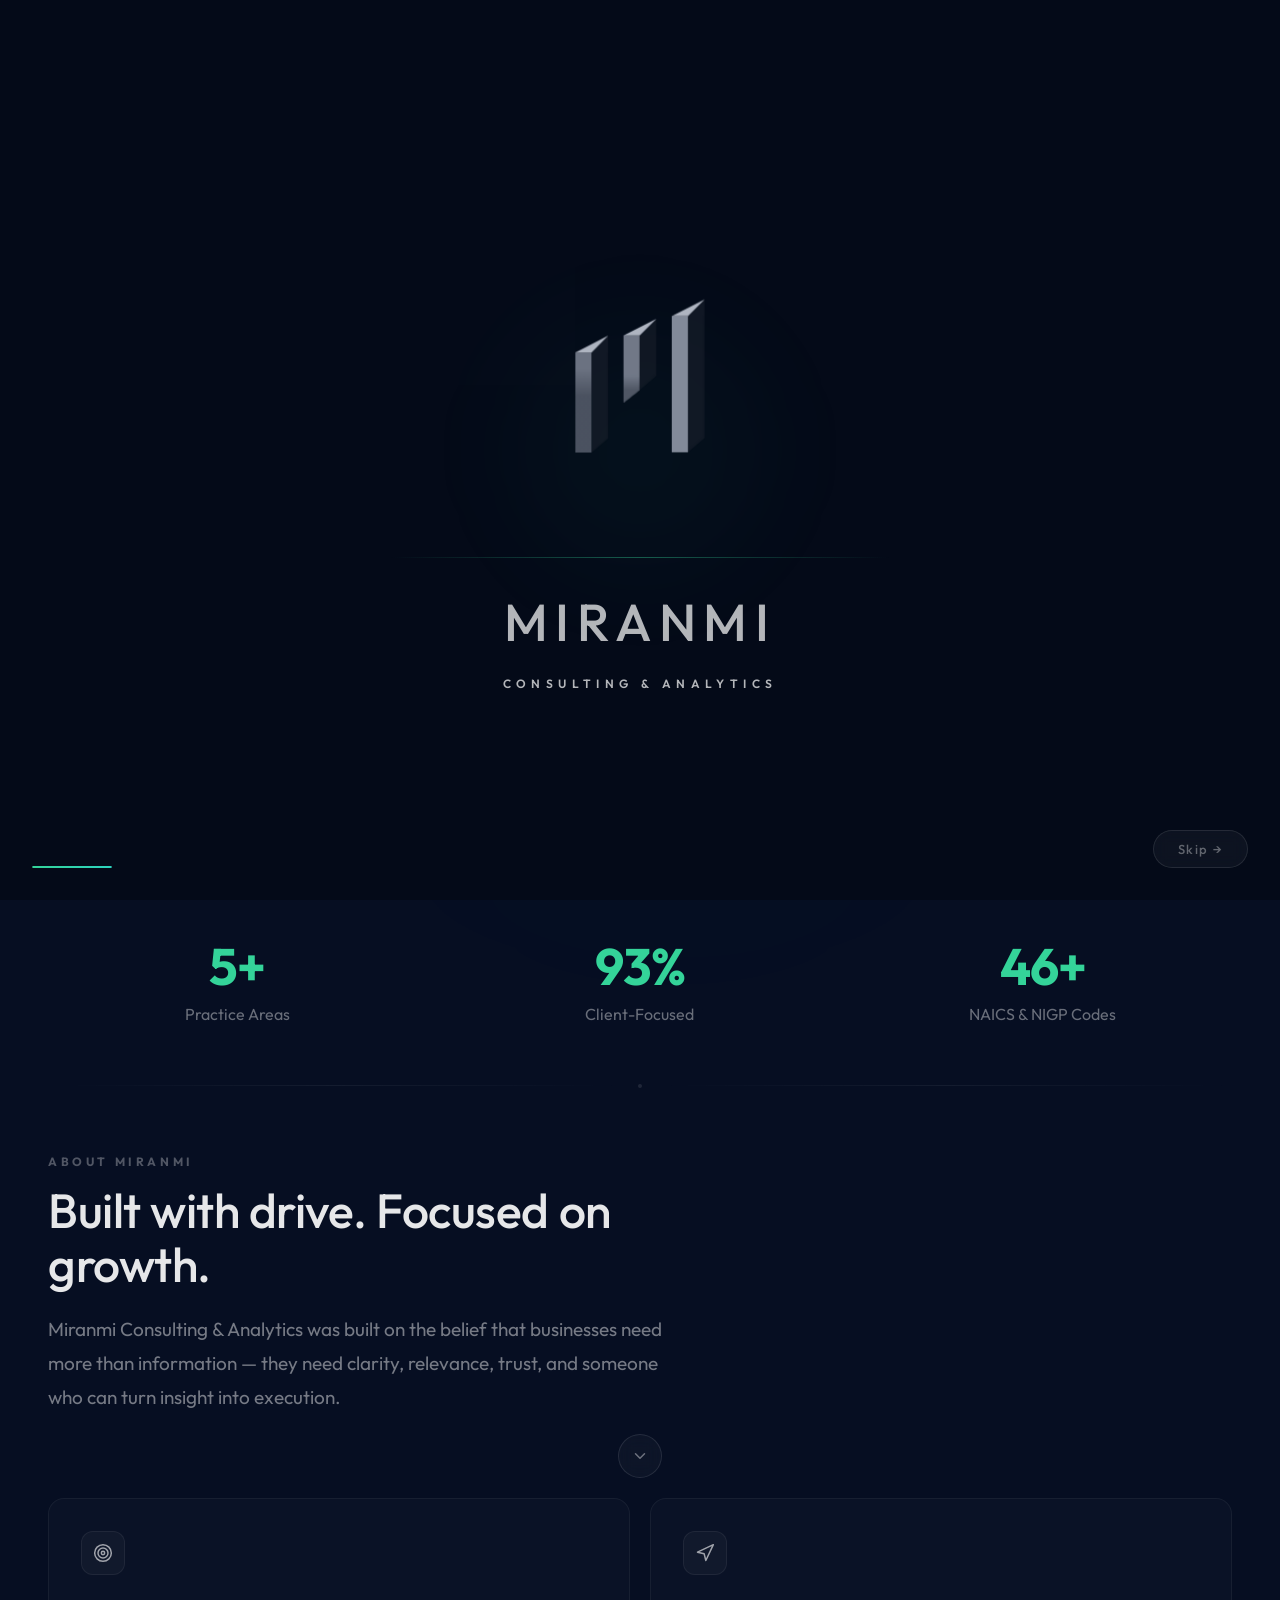
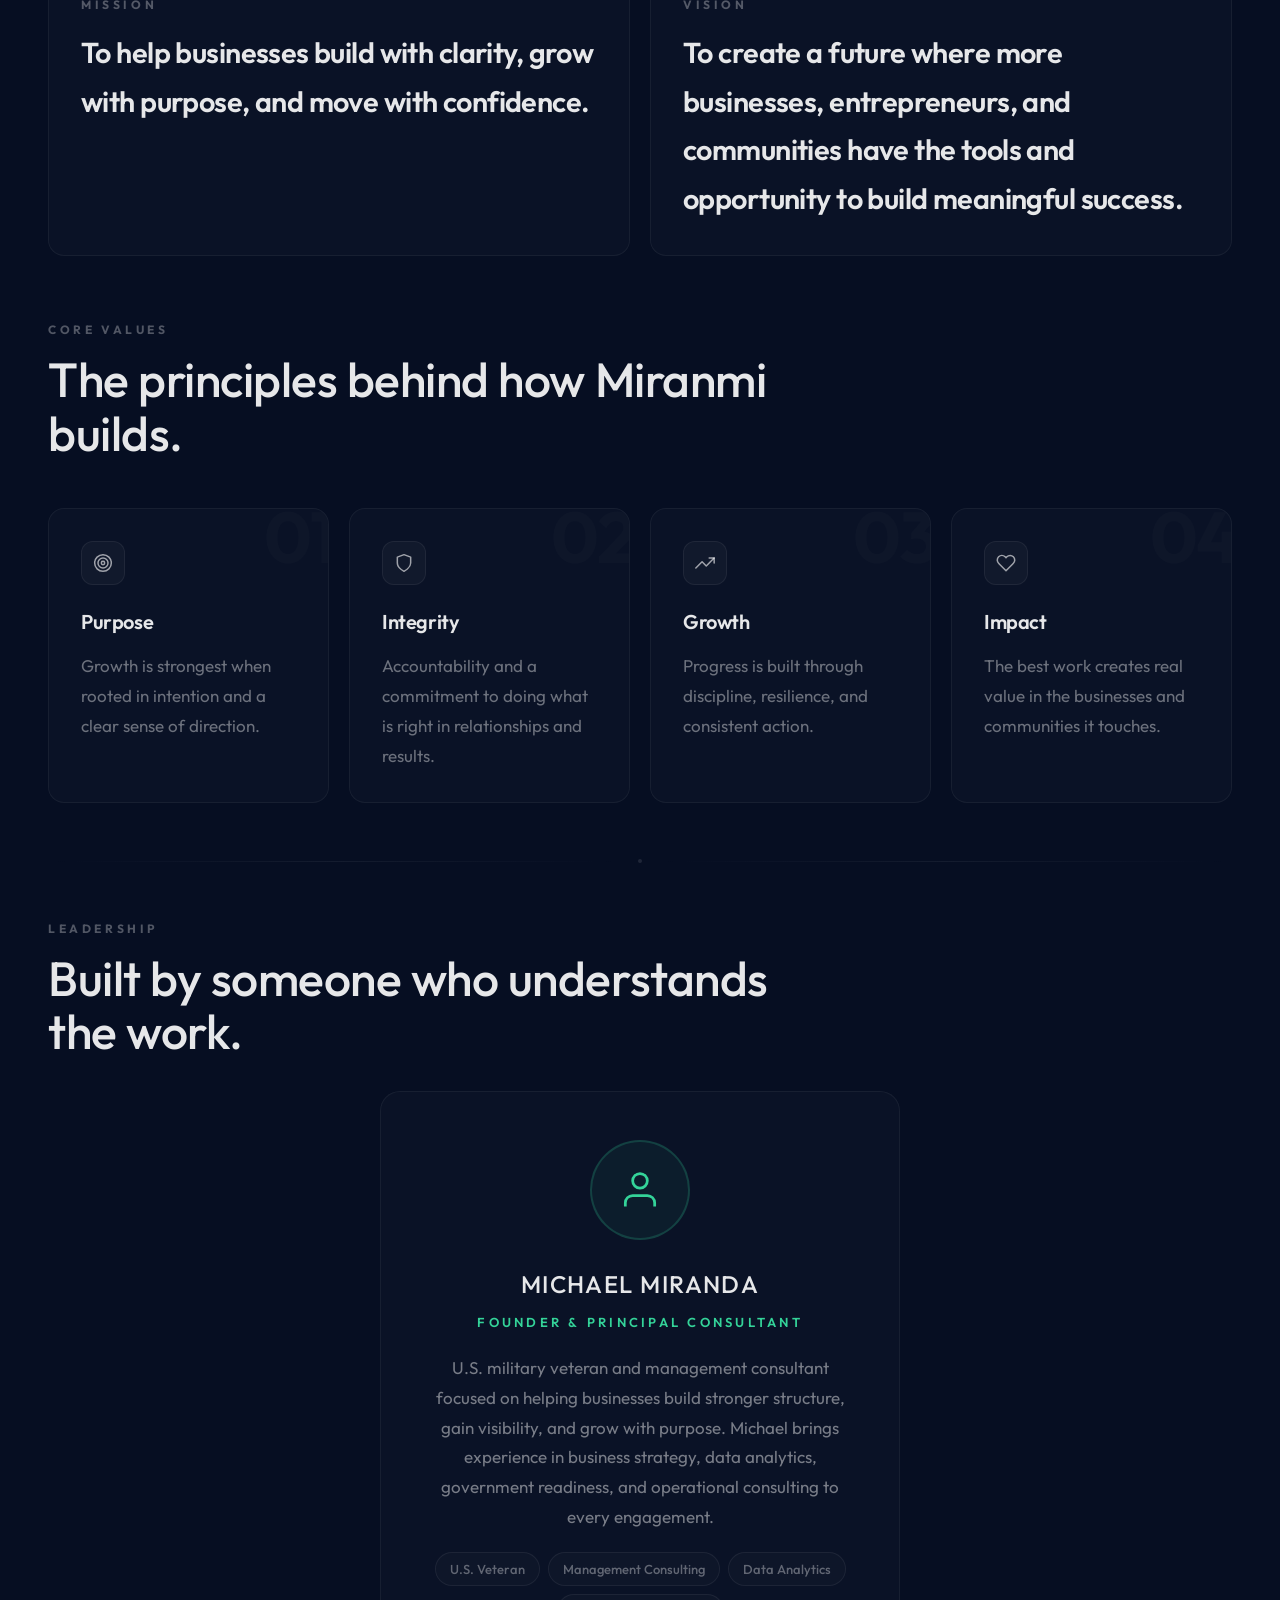
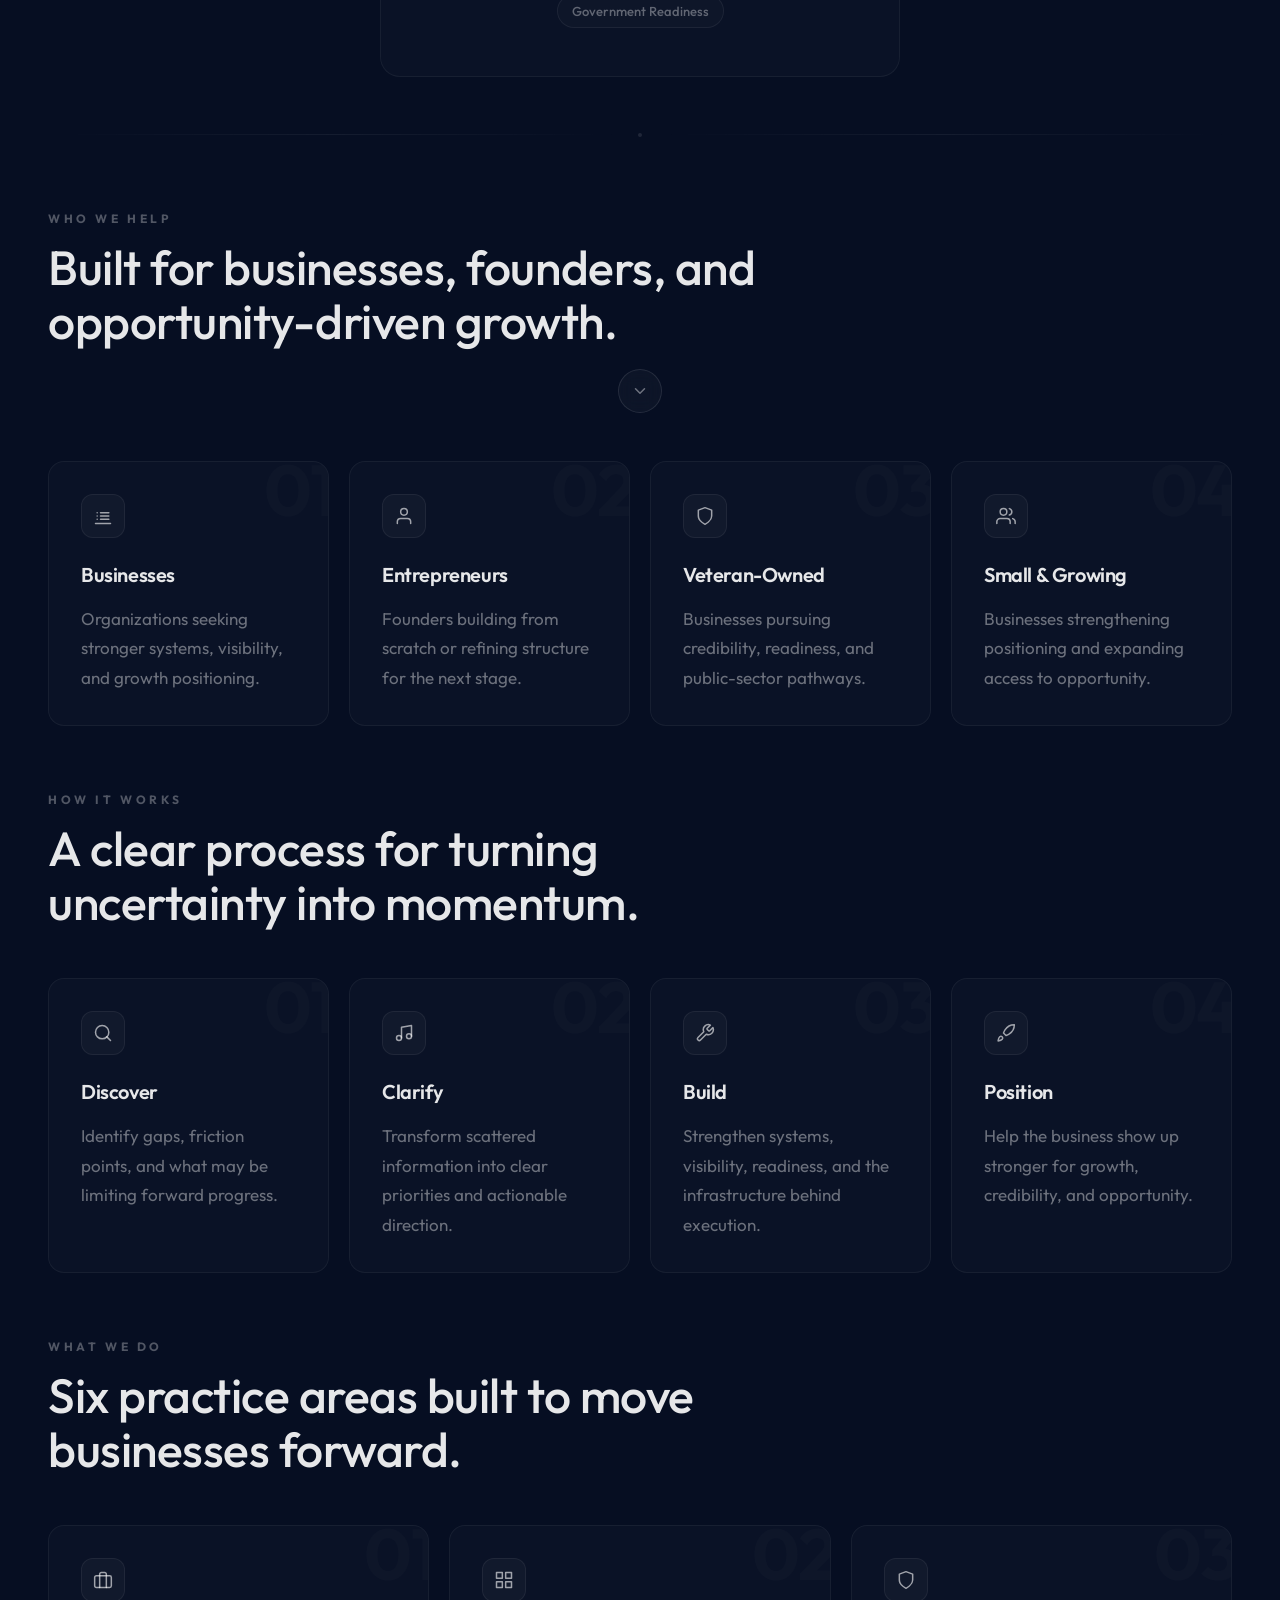
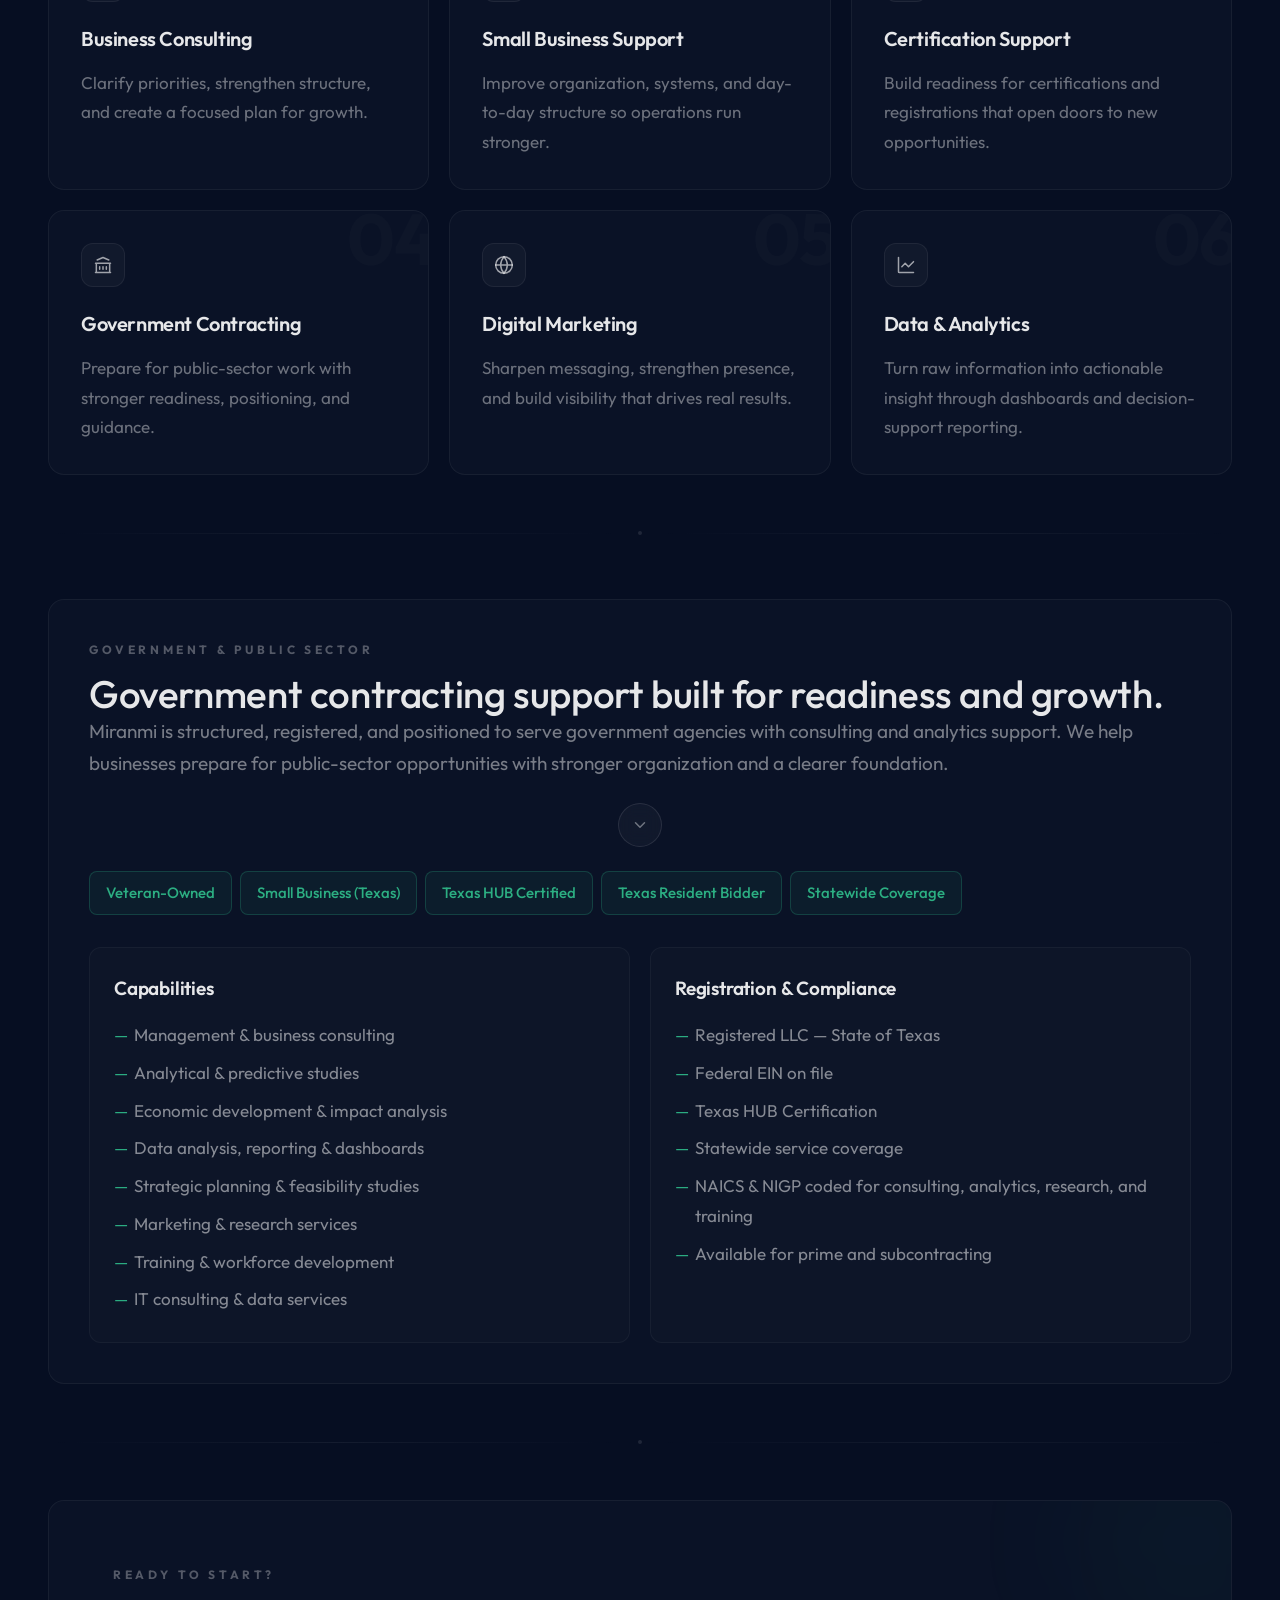
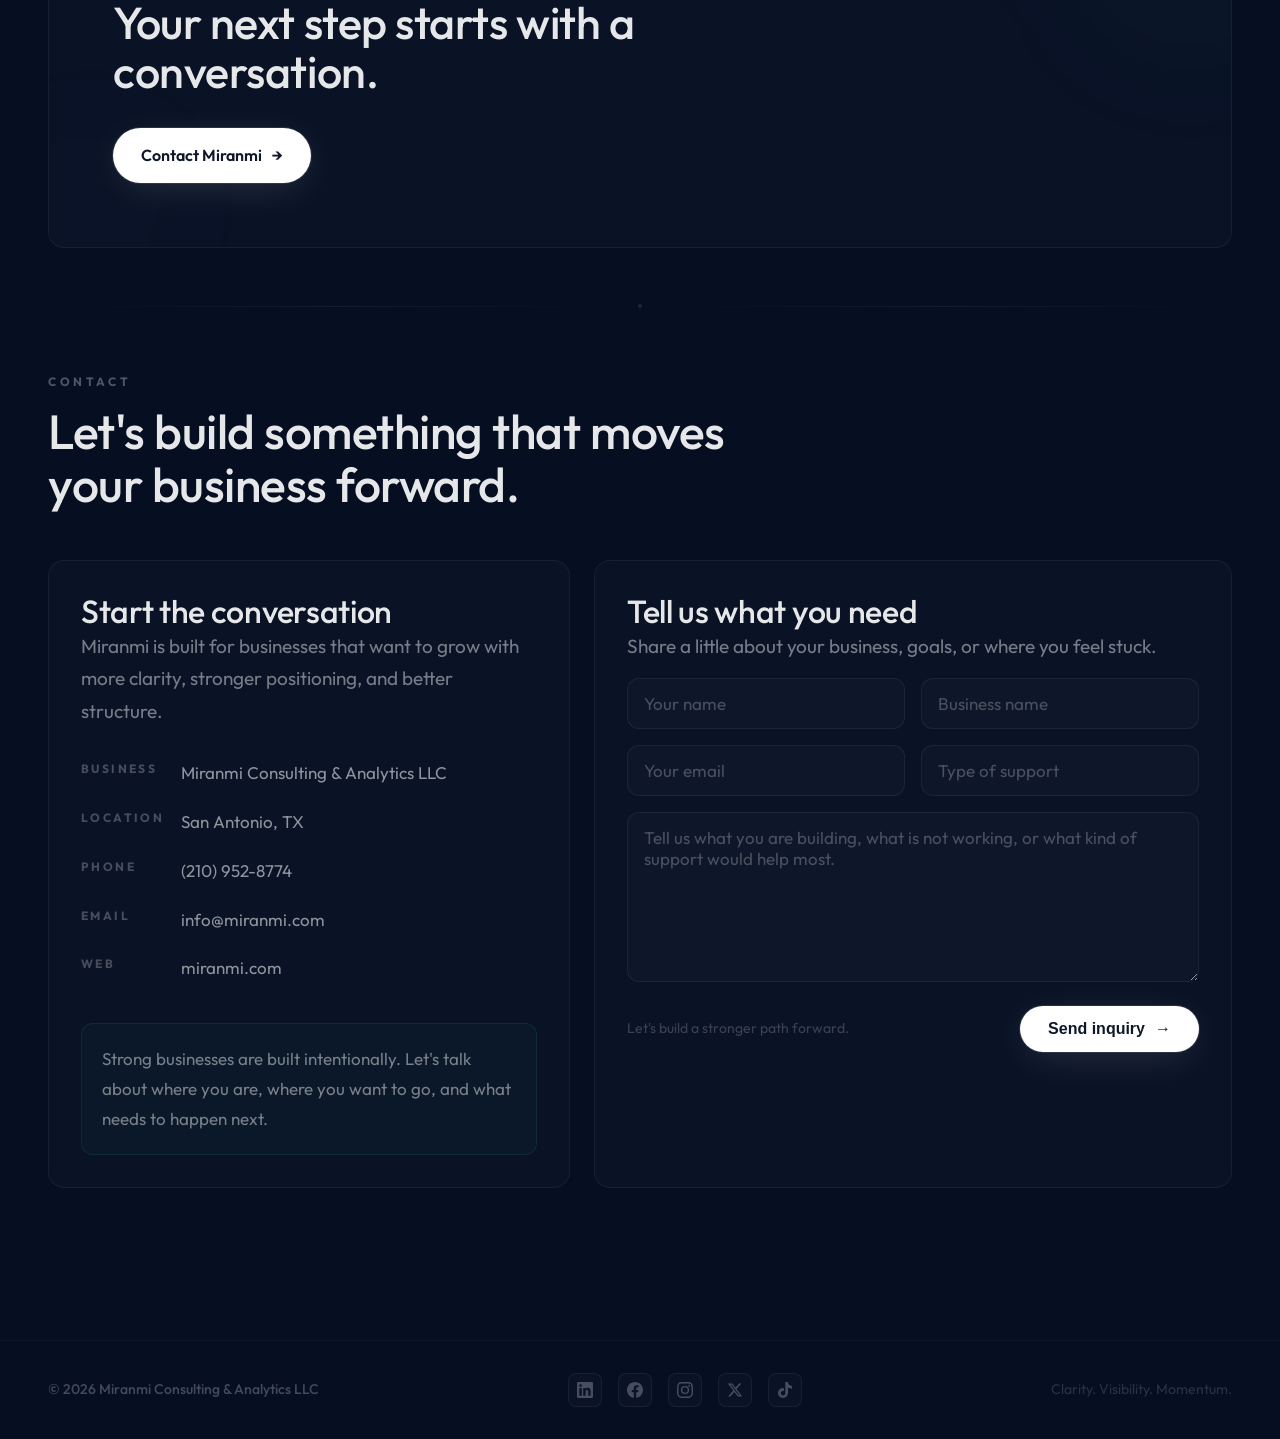
<file: miranmi-website.html>
<!DOCTYPE html>
<html lang="en">
<head>
<meta charset="UTF-8">
<meta name="viewport" content="width=device-width, initial-scale=1.0">
<title>Miranmi Consulting & Analytics</title>
<meta name="description" content="Miranmi Consulting & Analytics — Veteran-owned management consulting, business analytics, and strategic planning for public and private sector clients in Texas.">
<link rel="canonical" href="https://miranmi.com/">

<!-- Open Graph / Facebook -->
<meta property="og:type" content="website">
<meta property="og:url" content="https://miranmi.com/">
<meta property="og:title" content="Miranmi Consulting & Analytics">
<meta property="og:description" content="Veteran-owned management consulting firm in Texas. Business analytics, strategic planning, government contracting readiness, and growth consulting for public and private sector clients.">
<meta property="og:site_name" content="Miranmi Consulting & Analytics">
<meta property="og:locale" content="en_US">

<!-- Twitter / X -->
<meta name="twitter:card" content="summary">
<meta name="twitter:site" content="@miranmiconsult">
<meta name="twitter:title" content="Miranmi Consulting & Analytics">
<meta name="twitter:description" content="Veteran-owned management consulting firm in Texas. Business analytics, strategic planning, and government contracting readiness.">

<!-- Favicon -->
<link rel="icon" type="image/svg+xml" href="favicon.svg">
<link rel="apple-touch-icon" href="favicon.svg">

<!-- Social sharing image (create a 1200x630 PNG named og-image.png and place in root) -->
<meta property="og:image" content="https://miranmi.com/og-image.png">
<meta property="og:image:width" content="1200">
<meta property="og:image:height" content="630">
<meta name="twitter:image" content="https://miranmi.com/og-image.png">

<link rel="preconnect" href="https://fonts.googleapis.com">
<link rel="preconnect" href="https://fonts.gstatic.com" crossorigin>
<link href="https://fonts.googleapis.com/css2?family=Outfit:wght@300;400;500;600;700&display=swap" rel="stylesheet">
<style>
/* ===== RESET ===== */
*, *::before, *::after { box-sizing: border-box; margin: 0; padding: 0; }

:root {
  --bg: #060e22;
  --bg-card: rgba(255,255,255,0.02);
  --bg-card-hover: rgba(255,255,255,0.04);
  --border: rgba(255,255,255,0.05);
  --border-hover: rgba(255,255,255,0.1);
  --text: rgba(255,255,255,0.45);
  --text-light: rgba(255,255,255,0.35);
  --text-bright: rgba(255,255,255,0.9);
  --text-muted: rgba(255,255,255,0.25);
  --white: #ffffff;
  --emerald: #34d399;
  --emerald-glow: rgba(52,211,153,0.06);
  --emerald-border: rgba(52,211,153,0.2);
  --teal: #2dd4bf;
}

html { scroll-behavior: smooth; scroll-padding-top: 72px; }

body {
  font-family: 'Outfit', sans-serif;
  background: var(--bg);
  color: var(--text);
  line-height: 1.7;
  font-size: 19px;
  -webkit-font-smoothing: antialiased;
  overflow-x: hidden;
}

.serif { font-family: 'Avenir Next Condensed', 'Avenir Next', 'Avenir', 'Outfit', sans-serif; font-weight: 500; letter-spacing: -0.02em; }

/* Logo font — Condensed, lighter weight for refined brand look */
.logo-font { font-family: 'Avenir Next Condensed', 'Avenir Next', 'Avenir', 'Outfit', sans-serif; }

a { color: inherit; text-decoration: none; }
img { max-width: 100%; height: auto; }

.container { max-width: 1280px; margin: 0 auto; padding: 0 24px; }

@media (min-width: 640px) { .container { padding: 0 32px; } }
@media (min-width: 1024px) { .container { padding: 0 48px; } }

/* ===== SCROLL PROGRESS ===== */
.scroll-line {
  position: fixed; top: 0; left: 0; z-index: 200;
  height: 2px; width: 0;
  background: linear-gradient(90deg, var(--emerald), var(--teal));
  transition: width 80ms linear;
}

/* ===== NOISE OVERLAY ===== */
.noise {
  pointer-events: none; position: fixed; inset: 0; z-index: 1;
  opacity: 0.025;
  background-image: url("data:image/svg+xml,%3Csvg viewBox='0 0 256 256' xmlns='http://www.w3.org/2000/svg'%3E%3Cfilter id='n'%3E%3CfeTurbulence type='fractalNoise' baseFrequency='0.9' numOctaves='4' stitchTiles='stitch'/%3E%3C/filter%3E%3Crect width='100%25' height='100%25' filter='url(%23n)'/%3E%3C/svg%3E");
  background-repeat: repeat; background-size: 256px;
}

/* ===== BG GRADIENTS ===== */
.bg-glow {
  pointer-events: none; position: fixed; inset: 0; z-index: 0;
}
.bg-glow .g1 { position: absolute; left: -160px; top: 0; width: 600px; height: 600px; border-radius: 50%; background: rgba(52,211,153,0.02); filter: blur(120px); }
.bg-glow .g2 { position: absolute; right: -80px; top: 30%; width: 400px; height: 400px; border-radius: 50%; background: rgba(45,212,191,0.015); filter: blur(100px); }
.bg-glow .g3 { position: absolute; bottom: 0; left: 33%; width: 500px; height: 300px; border-radius: 50%; background: rgba(6,182,212,0.01); filter: blur(100px); }

/* ===== NAV ===== */
.nav {
  position: sticky; top: 0; z-index: 100;
  border-bottom: 1px solid transparent;
  background: transparent;
  transition: all 0.6s ease;
}
.nav.scrolled {
  border-bottom-color: var(--border);
  background: rgba(6,14,34,0.8);
  backdrop-filter: blur(24px);
  box-shadow: 0 1px 40px -8px rgba(0,0,0,0.5);
}
.nav-inner {
  display: flex; align-items: center; justify-content: space-between;
  padding: 14px 0; gap: 16px;
}
.nav-logo { display: flex; align-items: center; gap: 12px; }
.nav-logo svg { height: 36px; width: 36px; }
.nav-logo-text { letter-spacing: 0.14em; font-size: 19px; font-weight: 500; color: var(--white); font-family: 'Avenir Next Condensed', 'Avenir Next', 'Avenir', 'Outfit', sans-serif; }
.nav-logo-sub { font-size: 10px; font-weight: 500; text-transform: uppercase; letter-spacing: 0.3em; color: rgba(255,255,255,0.4); margin-top: 2px; }

.nav-links {
  display: none; list-style: none;
  align-items: center; gap: 2px;
}
@media (min-width: 1024px) { .nav-links { display: flex; } }

.nav-links a {
  padding: 6px 12px; border-radius: 999px;
  font-size: 14px; font-weight: 500;
  color: rgba(255,255,255,0.35);
  transition: all 0.3s ease;
  white-space: nowrap;
}
.nav-links a:hover { color: rgba(255,255,255,0.65); }
.nav-links a.active { background: rgba(255,255,255,0.05); color: var(--white); }

.nav-right { display: flex; align-items: center; gap: 12px; }

.nav-cta {
  display: none; padding: 8px 20px; border-radius: 999px;
  border: 1px solid rgba(255,255,255,0.08); background: rgba(255,255,255,0.03);
  font-size: 14px; font-weight: 600; color: rgba(255,255,255,0.6);
  cursor: pointer; transition: all 0.3s ease;
}
.nav-cta:hover { border-color: rgba(255,255,255,0.12); color: rgba(255,255,255,0.9); }
@media (min-width: 640px) { .nav-cta { display: inline-flex; } }

.lang-btn {
  padding: 6px 12px; border-radius: 8px;
  border: 1px solid rgba(255,255,255,0.08); background: rgba(255,255,255,0.03);
  font-size: 12px; font-weight: 700; letter-spacing: 0.08em;
  color: rgba(255,255,255,0.5); cursor: pointer;
  transition: all 0.3s ease;
}
.lang-btn:hover { border-color: var(--emerald-border); color: var(--emerald); }

.hamburger {
  display: flex; flex-direction: column; gap: 5px;
  background: none; border: none; padding: 8px; cursor: pointer;
}
.hamburger span { display: block; width: 22px; height: 1.5px; background: rgba(255,255,255,0.5); border-radius: 2px; transition: all 0.3s; }
@media (min-width: 1024px) { .hamburger { display: none; } }

/* Mobile menu */
.mobile-overlay {
  position: fixed; inset: 0; z-index: 90;
  background: rgba(0,0,0,0.6); backdrop-filter: blur(8px);
  opacity: 0; pointer-events: none; transition: opacity 0.4s;
}
.mobile-overlay.open { opacity: 1; pointer-events: auto; }

.mobile-menu {
  position: fixed; top: 0; right: 0; bottom: 0; z-index: 100;
  width: 100%; max-width: 340px;
  background: rgba(6,14,34,0.98); backdrop-filter: blur(24px);
  border-left: 1px solid var(--border);
  transform: translateX(100%); transition: transform 0.6s cubic-bezier(0.16,1,0.3,1);
  display: flex; flex-direction: column;
}
.mobile-menu.open { transform: translateX(0); }

.mobile-header {
  display: flex; align-items: center; justify-content: space-between;
  padding: 16px 20px; border-bottom: 1px solid var(--border);
}
.mobile-close {
  width: 36px; height: 36px; display: flex; align-items: center; justify-content: center;
  border-radius: 8px; border: 1px solid rgba(255,255,255,0.06); background: rgba(255,255,255,0.03);
  color: rgba(255,255,255,0.5); cursor: pointer; font-size: 18px;
}
.mobile-nav { flex: 1; overflow-y: auto; padding: 24px 16px; }
.mobile-nav a {
  display: flex; align-items: center; gap: 12px;
  padding: 12px 16px; border-radius: 12px; margin-bottom: 4px;
  font-size: 17px; font-weight: 500; color: rgba(255,255,255,0.4);
  transition: all 0.3s;
}
.mobile-nav a:hover { background: rgba(255,255,255,0.02); color: rgba(255,255,255,0.7); }
.mobile-footer {
  padding: 16px; border-top: 1px solid var(--border);
}
.mobile-footer a {
  display: flex; align-items: center; justify-content: center; gap: 8px;
  width: 100%; padding: 12px; border-radius: 999px;
  background: var(--white); color: #0f172a;
  font-size: 14px; font-weight: 600;
}

/* ===== HERO ===== */
.hero {
  display: grid; align-items: center; gap: 48px;
  padding: 24px 0 32px;
  position: relative; z-index: 10;
}
@media (min-width: 1024px) {
  .hero { grid-template-columns: 1.15fr 0.85fr; gap: 64px; padding: 36px 0 48px; }
}

.hero-pill {
  display: inline-flex; align-items: center; gap: 8px;
  padding: 6px 16px; border-radius: 999px;
  border: 1px solid rgba(255,255,255,0.08); background: rgba(255,255,255,0.03);
  font-size: 12px; font-weight: 600; text-transform: uppercase;
  letter-spacing: 0.3em; color: rgba(255,255,255,0.5);
  backdrop-filter: blur(8px);
}
.hero-pill .dot {
  width: 4px; height: 4px; border-radius: 50%;
  background: var(--emerald);
  box-shadow: 0 0 6px rgba(52,211,153,0.6);
}

.hero h1 {
  margin-top: 32px;
  font-size: clamp(2.4rem, 6vw, 4.6rem);
  line-height: 1.06; letter-spacing: -0.01em;
  color: var(--white); font-weight: 500;
}
.hero h1 .dim { color: rgba(255,255,255,0.3); }
.hero h1 .grad {
  position: relative; display: inline-block;
  background: linear-gradient(to right, #6ee7b7, #99f6e4);
  -webkit-background-clip: text; -webkit-text-fill-color: transparent;
  background-clip: text;
}
.hero h1 .grad::after {
  content: ''; position: absolute; bottom: -4px; left: 0;
  width: 100%; height: 1px;
  background: linear-gradient(to right, rgba(52,211,153,0.4), transparent);
}

.hero-text {
  margin-top: 28px; max-width: 560px;
  font-size: 19px; line-height: 1.8; color: var(--text);
}
@media (min-width: 1024px) { .hero-text { font-size: 19px; } }

.hero-btns {
  margin-top: 36px; display: flex; flex-wrap: wrap; align-items: center; gap: 16px;
}

.btn-primary {
  display: inline-flex; align-items: center; gap: 10px;
  padding: 14px 28px; border-radius: 999px;
  background: var(--white); color: #0f172a;
  font-size: 16px; font-weight: 600;
  box-shadow: 0 0 0 1px rgba(255,255,255,0.1), 0 8px 40px -8px rgba(255,255,255,0.15);
  transition: all 0.4s; cursor: pointer; border: none;
}
.btn-primary:hover { transform: translateY(-2px); box-shadow: 0 0 0 1px rgba(255,255,255,0.15), 0 12px 50px -8px rgba(255,255,255,0.25); }

.btn-outline {
  display: inline-flex; align-items: center; gap: 8px;
  padding: 14px 24px; border-radius: 999px;
  border: 1px solid rgba(255,255,255,0.08); background: transparent;
  font-size: 16px; font-weight: 600; color: rgba(255,255,255,0.7);
  transition: all 0.4s; cursor: pointer;
}
.btn-outline:hover { border-color: rgba(255,255,255,0.15); color: rgba(255,255,255,0.9); }

/* Hero Logo Card */
.hero-card {
  position: relative; max-width: 420px;
  margin: 0 auto;
}
@media (min-width: 1024px) { .hero-card { margin: 0 0 0 auto; } }
.hero-card-outer { position: absolute; inset: -1px; border-radius: 28px; background: linear-gradient(to bottom, rgba(255,255,255,0.06), transparent); }
.hero-card-inner {
  position: relative; overflow: hidden; border-radius: 27px;
  border: 1px solid var(--border); background: var(--bg-card);
  backdrop-filter: blur(12px); padding: 40px;
  text-align: center;
}
.hero-card-glow {
  position: absolute; top: -80px; left: 50%; transform: translateX(-50%);
  width: 160px; height: 160px; border-radius: 50%;
  background: rgba(52,211,153,0.04); filter: blur(60px);
}
.hero-card-logo { position: relative; margin: 0 auto 16px; display: flex; justify-content: center; }
.hero-card-logo svg { width: 100%; max-width: 205px; overflow: visible; }
.hero-card-name {
  font-size: 32px; letter-spacing: 0.14em; color: var(--white);
  font-family: 'Avenir Next Condensed', 'Avenir Next', 'Avenir', 'Outfit', sans-serif; font-weight: 500;
}
.hero-card-sub {
  margin-top: 6px; font-size: 11px; font-weight: 600;
  text-transform: uppercase; letter-spacing: 0.35em; color: rgba(255,255,255,0.3);
}
.hero-card-line {
  margin: 32px 0; height: 1px;
  background: linear-gradient(to right, transparent, rgba(255,255,255,0.06), transparent);
}
.hero-card-tagline {
  font-size: 17px; line-height: 1.75; color: rgba(255,255,255,0.35);
  max-width: 28ch; margin: 0 auto;
}

/* ===== BAR ANIMATION ===== */
.miranmi-bar-left,
.miranmi-bar-middle,
.miranmi-bar-right {
  transform-box: fill-box !important;
  transform-origin: bottom center !important;
  animation: miranmiLogoRise 1.8s cubic-bezier(0.22, 1, 0.36, 1) both !important;
}
.miranmi-bar-middle { animation-delay: 0.18s !important; }
.miranmi-bar-right { animation-delay: 0.36s !important; }
@keyframes miranmiLogoRise {
  0% { transform: translateY(28px) scaleY(0.12); opacity: 0.18; }
  100% { transform: translateY(0) scaleY(1); opacity: 1; }
}

/* ===== MARQUEE ===== */
.marquee-wrap {
  position: relative; z-index: 10;
  overflow: hidden; border-radius: 16px;
  border: 1px solid var(--border); background: rgba(255,255,255,0.015);
  padding: 16px 0; margin: 40px 0 0;
}
.marquee-track {
  display: flex; align-items: center; gap: 40px;
  white-space: nowrap; width: max-content;
  animation: marquee 30s linear infinite;
  font-size: 17px; font-weight: 600; text-transform: uppercase;
  letter-spacing: 0.3em; color: rgba(255,255,255,0.15);
}
.marquee-track a {
  color: rgba(255,255,255,0.15); text-decoration: none;
  transition: color 0.3s ease;
  cursor: pointer;
}
.marquee-track a:hover { color: rgba(52,211,153,0.7); }
.marquee-diamond { color: rgba(52,211,153,0.3); }
@keyframes marquee {
  0% { transform: translateX(0); }
  100% { transform: translateX(-33.33%); }
}

/* ===== SCROLL DOWN INDICATOR ===== */
.scroll-down-wrap {
  display: flex; justify-content: center; align-items: center;
  padding: 20px 0 0; z-index: 10; position: relative;
}
.scroll-down-btn {
  width: 44px; height: 44px; border-radius: 50%;
  border: 1px solid rgba(255,255,255,0.1);
  background: rgba(255,255,255,0.03);
  backdrop-filter: blur(8px);
  display: flex; align-items: center; justify-content: center;
  cursor: pointer; transition: all 0.4s ease;
  animation: scrollBounce 2.2s ease-in-out infinite;
}
.scroll-down-btn:hover {
  border-color: var(--emerald-border);
  background: rgba(52,211,153,0.08);
  animation-play-state: paused;
  transform: scale(1.12);
}
.scroll-down-btn svg {
  width: 18px; height: 18px;
  stroke: rgba(255,255,255,0.4);
  fill: none; stroke-width: 2;
  stroke-linecap: round; stroke-linejoin: round;
  transition: stroke 0.4s ease;
}
.scroll-down-btn:hover svg { stroke: var(--emerald); }
@keyframes scrollBounce {
  0%, 100% { transform: translateY(0); }
  50% { transform: translateY(6px); }
}

/* ===== SECTIONS ===== */
section { position: relative; z-index: 10; }
section[id] { scroll-margin-top: 72px; }
section[id]:not(#home) { padding-top: 8px; }

.section-label {
  font-size: 12px; font-weight: 700; text-transform: uppercase;
  letter-spacing: 0.3em; color: rgba(255,255,255,0.3); margin-bottom: 12px;
}
.section-title {
  font-size: clamp(1.8rem, 4vw, 3rem);
  letter-spacing: -0.01em; color: var(--text-bright);
  max-width: 720px; font-weight: 500; line-height: 1.12;
}
.section-text {
  margin-top: 20px; font-size: 19px; line-height: 1.8;
  color: var(--text); max-width: 640px;
}

/* ===== DIVIDER ===== */
.divider {
  position: relative; z-index: 10;
  display: flex; align-items: center; justify-content: center;
  margin: 48px 0;
}
@media (min-width: 640px) { .divider { margin: 56px 0; } }
.divider .line {
  flex: 1; height: 1px;
  background: linear-gradient(to right, transparent, rgba(255,255,255,0.06), transparent);
}
.divider .dot {
  margin: 0 16px; width: 4px; height: 4px; border-radius: 50%;
  background: rgba(255,255,255,0.1);
}

/* ===== SERVICE CARDS ===== */
.card-grid { display: grid; gap: 20px; margin-top: 48px; }
.card-grid.cols-2 { grid-template-columns: 1fr; }
.card-grid.cols-3 { grid-template-columns: 1fr; }
.card-grid.cols-4 { grid-template-columns: 1fr; }
@media (min-width: 640px) { .card-grid.cols-2 { grid-template-columns: repeat(2, 1fr); } }
@media (min-width: 640px) { .card-grid.cols-3 { grid-template-columns: repeat(2, 1fr); } }
@media (min-width: 1024px) { .card-grid.cols-3 { grid-template-columns: repeat(3, 1fr); } }
@media (min-width: 640px) { .card-grid.cols-4 { grid-template-columns: repeat(2, 1fr); } }
@media (min-width: 1024px) { .card-grid.cols-4 { grid-template-columns: repeat(4, 1fr); } }

.card {
  position: relative; overflow: hidden; border-radius: 16px;
  border: 1px solid var(--border); background: var(--bg-card);
  padding: 28px 24px; transition: all 0.7s ease;
}
@media (min-width: 640px) { .card { padding: 32px; } }
.card:hover { border-color: var(--border-hover); background: var(--bg-card-hover); }
.card .num {
  position: absolute; right: -8px; top: -8px;
  font-size: 72px; font-weight: 700; line-height: 1;
  color: rgba(255,255,255,0.02); transition: color 0.7s;
}
.card:hover .num { color: rgba(255,255,255,0.05); }

.card-icon {
  width: 44px; height: 44px; margin-bottom: 20px; border-radius: 12px;
  border: 1px solid rgba(255,255,255,0.06); background: rgba(255,255,255,0.03);
  display: flex; align-items: center; justify-content: center;
  transition: all 0.5s;
}
.card:hover .card-icon {
  border-color: var(--emerald-border); background: var(--emerald-glow);
  box-shadow: 0 0 20px -6px rgba(52,211,153,0.25);
}
.card-icon svg {
  width: 20px; height: 20px; stroke: rgba(255,255,255,0.6);
  fill: none; stroke-width: 1.8; stroke-linecap: round; stroke-linejoin: round;
  transition: stroke 0.5s;
}
.card:hover .card-icon svg { stroke: var(--emerald); }

.card h3 {
  font-size: 20px; font-weight: 600; letter-spacing: -0.02em;
  color: var(--text-bright); transition: color 0.5s;
  word-wrap: break-word; overflow-wrap: break-word; hyphens: auto;
}
.card:hover h3 { color: var(--white); }
.card p {
  margin-top: 12px; font-size: 17px; line-height: 1.75;
  color: rgba(255,255,255,0.4); transition: color 0.5s;
}
.card:hover p { color: rgba(255,255,255,0.55); }

.card .bottom-line {
  position: absolute; bottom: 0; left: 0;
  height: 1px; width: 0;
  background: linear-gradient(to right, rgba(52,211,153,0.4), transparent);
  transition: width 0.7s;
}
.card:hover .bottom-line { width: 100%; }

/* ===== BULLET CARDS ===== */
.bullet-grid { display: grid; gap: 12px; margin-top: 32px; }
@media (min-width: 640px) { .bullet-grid { grid-template-columns: repeat(2, 1fr); } }

.bullet-item {
  display: flex; align-items: flex-start; gap: 16px;
  padding: 16px 20px; border-radius: 12px;
  border: 1px solid rgba(255,255,255,0.04); background: rgba(255,255,255,0.015);
  transition: all 0.5s;
}
.bullet-item:hover { border-color: rgba(255,255,255,0.08); background: rgba(255,255,255,0.035); }
.bullet-check {
  margin-top: 2px; width: 20px; height: 20px; min-width: 20px; border-radius: 6px;
  border: 1px solid var(--emerald-border); background: var(--emerald-glow);
  display: flex; align-items: center; justify-content: center;
}
.bullet-check svg { width: 12px; height: 12px; stroke: var(--emerald); fill: none; stroke-width: 2.5; }
.bullet-item span { font-size: 17px; line-height: 1.75; color: rgba(255,255,255,0.6); }

/* ===== GOV SECTION ===== */
.gov-panel {
  border-radius: 16px; border: 1px solid var(--border);
  background: var(--bg-card); padding: 28px;
}
@media (min-width: 640px) { .gov-panel { padding: 40px; } }
.gov-panel h3 { font-size: clamp(1.6rem, 3.5vw, 2.4rem); color: var(--text-bright); letter-spacing: -0.01em; font-weight: 500; line-height: 1.1; font-family: 'Avenir Next Condensed', 'Avenir Next', 'Avenir', 'Outfit', sans-serif; }
.gov-panel > p { margin-top: 16px; font-size: 19px; line-height: 1.8; color: var(--text); max-width: 720px; }

.cert-badges {
  display: flex; flex-wrap: wrap; gap: 8px; margin-top: 32px;
}
.cert-badge {
  padding: 8px 16px; border-radius: 8px;
  border: 1px solid var(--emerald-border); background: rgba(52,211,153,0.06);
  font-size: 15px; font-weight: 500; color: rgba(52,211,153,0.8);
}

.gov-grid { display: grid; gap: 20px; margin-top: 32px; }
@media (min-width: 768px) { .gov-grid { grid-template-columns: repeat(2, 1fr); } }
.gov-card {
  padding: 24px; border-radius: 12px;
  border: 1px solid rgba(255,255,255,0.04); background: rgba(255,255,255,0.015);
}
.gov-card h4 { font-size: 19px; font-weight: 600; color: var(--text-bright); margin-bottom: 12px; letter-spacing: -0.01em; }
.gov-card ul { list-style: none; }
.gov-card li {
  padding: 4px 0 4px 20px; position: relative;
  font-size: 17px; line-height: 1.75; color: rgba(255,255,255,0.5);
}
.gov-card li::before {
  content: '—'; position: absolute; left: 0; color: var(--emerald); font-weight: 300;
}

/* ===== CTA ===== */
.cta-section {
  position: relative; overflow: hidden; border-radius: 16px;
  border: 1px solid var(--border); background: var(--bg-card);
  padding: 32px;
}
@media (min-width: 640px) { .cta-section { padding: 48px; } }
@media (min-width: 1024px) { .cta-section { padding: 64px; } }
.cta-glow1 { position: absolute; right: -80px; top: -80px; width: 240px; height: 240px; border-radius: 50%; background: rgba(52,211,153,0.03); filter: blur(60px); transition: background 1s; }
.cta-section:hover .cta-glow1 { background: rgba(52,211,153,0.06); }
.cta-glow2 { position: absolute; bottom: -40px; left: -40px; width: 160px; height: 160px; border-radius: 50%; background: rgba(45,212,191,0.02); filter: blur(60px); }
.cta-inner { position: relative; z-index: 1; max-width: 640px; }
.cta-inner h2 { font-size: clamp(1.8rem, 4vw, 2.8rem); color: var(--text-bright); letter-spacing: -0.01em; font-weight: 500; line-height: 1.1; font-family: 'Avenir Next Condensed', 'Avenir Next', 'Avenir', 'Outfit', sans-serif; }
.cta-inner p { margin-top: 20px; font-size: 19px; line-height: 1.8; color: var(--text); }

/* ===== CONTACT ===== */
.contact-grid { display: grid; gap: 24px; margin-top: 48px; }
@media (min-width: 1024px) { .contact-grid { grid-template-columns: 0.9fr 1.1fr; } }

.contact-info {
  border-radius: 16px; border: 1px solid var(--border);
  background: var(--bg-card); padding: 28px;
}
@media (min-width: 640px) { .contact-info { padding: 32px; } }
.contact-info h3 { font-size: clamp(1.5rem, 3vw, 2rem); color: var(--text-bright); letter-spacing: -0.01em; font-weight: 500; line-height: 1.15; font-family: 'Avenir Next Condensed', 'Avenir Next', 'Avenir', 'Outfit', sans-serif; }
.contact-info > p { margin-top: 16px; font-size: 19px; line-height: 1.8; color: var(--text); }

.contact-detail {
  display: flex; align-items: flex-start; gap: 12px; margin-top: 20px;
}
.contact-detail .label {
  width: 88px; min-width: 88px;
  font-size: 12px; font-weight: 700; text-transform: uppercase;
  letter-spacing: 0.2em; color: var(--text-muted);
}
.contact-detail .value { font-size: 17px; color: rgba(255,255,255,0.55); }
.contact-detail .value a { color: rgba(255,255,255,0.55); transition: color 0.3s; }
.contact-detail .value a:hover { color: var(--emerald); }

.contact-note {
  margin-top: 40px; padding: 20px; border-radius: 12px;
  border: 1px solid rgba(52,211,153,0.1); background: rgba(52,211,153,0.03);
}
.contact-note p { font-size: 17px; line-height: 1.75; color: var(--text); }

.contact-form-wrap {
  border-radius: 16px; border: 1px solid var(--border);
  background: var(--bg-card); padding: 28px;
}
@media (min-width: 640px) { .contact-form-wrap { padding: 32px; } }
.contact-form-wrap h3 { font-size: clamp(1.5rem, 3vw, 2rem); color: var(--text-bright); letter-spacing: -0.01em; font-weight: 500; line-height: 1.15; font-family: 'Avenir Next Condensed', 'Avenir Next', 'Avenir', 'Outfit', sans-serif; }
.contact-form-wrap > p { margin-top: 12px; font-size: 19px; line-height: 1.8; color: var(--text); }

.form-row { display: grid; gap: 16px; margin-top: 16px; }
@media (min-width: 640px) { .form-row.two { grid-template-columns: 1fr 1fr; } }

.form-input {
  width: 100%; padding: 14px 16px; border-radius: 12px;
  border: 1px solid rgba(255,255,255,0.06); background: rgba(255,255,255,0.02);
  color: var(--white); font-size: 17px; font-family: 'Outfit', sans-serif;
  outline: none; transition: all 0.4s;
}
.form-input:focus {
  border-color: rgba(255,255,255,0.12); background: rgba(255,255,255,0.04);
  box-shadow: 0 0 0 3px var(--emerald-glow);
}
.form-input::placeholder { color: rgba(255,255,255,0.25); }
textarea.form-input { min-height: 170px; resize: vertical; }
select.form-input { appearance: none; }

.form-footer {
  display: flex; flex-wrap: wrap; align-items: center;
  justify-content: space-between; gap: 16px; margin-top: 24px;
}
.form-footer .hint { font-size: 14px; color: rgba(255,255,255,0.2); }

/* ===== FOOTER ===== */
.footer {
  position: relative; z-index: 10; margin-top: 32px;
  border-top: 1px solid rgba(255,255,255,0.03);
}
.footer-inner {
  display: flex; flex-direction: column; gap: 16px;
  padding: 32px 0;
}
@media (min-width: 1024px) {
  .footer-inner { flex-direction: row; align-items: center; justify-content: space-between; }
}
.footer-copy { font-size: 14px; font-weight: 500; color: var(--text-muted); }
.footer-tagline { font-size: 14px; color: rgba(255,255,255,0.15); }
.footer-social { display: flex; align-items: center; gap: 16px; }
.footer-social a {
  display: flex; align-items: center; justify-content: center;
  width: 34px; height: 34px; border-radius: 8px;
  border: 1px solid rgba(255,255,255,0.06);
  background: rgba(255,255,255,0.02);
  color: rgba(255,255,255,0.25);
  transition: all 0.3s;
}
.footer-social a:hover {
  border-color: var(--emerald-border);
  color: var(--emerald);
  background: rgba(52,211,153,0.06);
}
.footer-social a svg { width: 16px; height: 16px; fill: currentColor; }

/* ===== LEADER CARD ===== */
.leader-card {
  display: flex; flex-direction: column; align-items: center; text-align: center;
  padding: 48px 32px; border-radius: 20px;
  border: 1px solid var(--border);
  background: var(--bg-card);
  max-width: 520px; margin: 0 auto;
}
.leader-avatar {
  width: 100px; height: 100px; border-radius: 50%;
  border: 2px solid rgba(52,211,153,0.2);
  background: rgba(52,211,153,0.06);
  display: flex; align-items: center; justify-content: center;
  margin-bottom: 24px;
}
.leader-avatar svg { width: 44px; height: 44px; stroke: var(--emerald); fill: none; stroke-width: 1.5; }
.leader-name {
  font-family: 'Avenir Next Condensed', 'Avenir Next', 'Avenir', 'Outfit', sans-serif;
  font-weight: 500; font-size: 24px; color: var(--text-bright);
  letter-spacing: 0.06em;
}
.leader-role { font-size: 13px; text-transform: uppercase; letter-spacing: 0.25em; color: var(--emerald); margin-top: 6px; font-weight: 600; }
.leader-bio { font-size: 17px; line-height: 1.75; color: var(--text); margin-top: 20px; max-width: 440px; }
.leader-tags { display: flex; flex-wrap: wrap; justify-content: center; gap: 8px; margin-top: 20px; }
.leader-tag {
  padding: 5px 14px; border-radius: 999px; font-size: 13px; font-weight: 500;
  border: 1px solid rgba(255,255,255,0.06); background: rgba(255,255,255,0.02);
  color: rgba(255,255,255,0.35);
}

/* ===== RESULTS PLACEHOLDER ===== */
.results-grid { display: grid; grid-template-columns: repeat(3, 1fr); gap: 20px; margin-top: 32px; }
@media (max-width: 767px) { .results-grid { grid-template-columns: 1fr; } }
.result-card {
  padding: 32px 24px; border-radius: 16px;
  border: 1px solid var(--border);
  background: var(--bg-card);
  text-align: center;
}
.result-card .stat-counter { font-size: clamp(1.6rem, 3.5vw, 2.4rem); }
.result-card p { font-size: 15px; color: var(--text); margin-top: 8px; line-height: 1.6; }

/* ===== REVEAL ANIMATION ===== */
.reveal {
  opacity: 0; transform: translateY(40px);
  transition: opacity 0.8s cubic-bezier(0.16,1,0.3,1), transform 0.8s cubic-bezier(0.16,1,0.3,1);
}
.reveal.visible { opacity: 1; transform: translateY(0); }

/* ===== LANGUAGE SYSTEM ===== */
[data-lang="es"] { display: none; }
body.lang-es [data-lang="es"] { display: block; }
body.lang-es [data-lang="en"] { display: none; }
body.lang-es [data-i="es"] { display: inline; }
body.lang-es [data-i="en"] { display: none; }
body:not(.lang-es) [data-i="es"] { display: none; }
body:not(.lang-es) [data-i="en"] { display: inline; }

/* Grid display fix for lang */
body.lang-es [data-lang="es"].as-grid { display: grid; }
body:not(.lang-es) [data-lang="en"].as-grid { display: grid; }

/* Marquee track display fix for lang */
body.lang-es .marquee-track[data-lang="es"] { display: flex; }
body:not(.lang-es) .marquee-track[data-lang="en"] { display: flex; }

/* ===== INTRO CINEMATIC ===== */
.intro-overlay {
  position: fixed; inset: 0; z-index: 9999;
  background: #040a18;
  display: flex; flex-direction: column;
  align-items: center; justify-content: center;
  transition: opacity 0.8s cubic-bezier(0.16,1,0.3,1), transform 0.8s cubic-bezier(0.16,1,0.3,1);
}
.intro-overlay.intro-done {
  opacity: 0; pointer-events: none;
  transform: scale(1.05);
}
body.intro-active { overflow: hidden; }

.intro-logo-wrap {
  display: flex; flex-direction: column; align-items: center;
  transform: scale(1); transition: transform 1s cubic-bezier(0.16,1,0.3,1);
}
.intro-logo-wrap svg {
  width: 260px; height: 260px; overflow: visible;
}
@media (min-width: 640px) {
  .intro-logo-wrap svg { width: 340px; height: 340px; }
}

/* Intro bar animations — bigger, more dramatic */
.intro-bar-left,
.intro-bar-middle,
.intro-bar-right {
  transform-box: fill-box !important;
  transform-origin: bottom center !important;
  opacity: 0;
}
.intro-playing .intro-bar-left {
  animation: introBarRise 1.6s cubic-bezier(0.22, 1, 0.36, 1) 0.3s both;
}
.intro-playing .intro-bar-middle {
  animation: introBarRise 1.6s cubic-bezier(0.22, 1, 0.36, 1) 0.6s both;
}
.intro-playing .intro-bar-right {
  animation: introBarRise 1.6s cubic-bezier(0.22, 1, 0.36, 1) 0.9s both;
}
@keyframes introBarRise {
  0% { transform: translateY(60px) scaleY(0.05); opacity: 0; }
  40% { opacity: 1; }
  100% { transform: translateY(0) scaleY(1); opacity: 1; }
}

/* Glow pulse behind the logo during intro */
.intro-glow {
  position: absolute; top: 50%; left: 50%;
  transform: translate(-50%, -50%);
  width: 400px; height: 400px; border-radius: 50%;
  background: radial-gradient(circle, rgba(52,211,153,0.08) 0%, transparent 70%);
  opacity: 0; filter: blur(40px);
}
.intro-playing .intro-glow {
  animation: introGlowPulse 3s ease-in-out 0.5s both;
}
@keyframes introGlowPulse {
  0% { opacity: 0; transform: translate(-50%, -50%) scale(0.5); }
  50% { opacity: 1; transform: translate(-50%, -50%) scale(1.2); }
  100% { opacity: 0.6; transform: translate(-50%, -50%) scale(1); }
}

/* Company name in intro */
.intro-name {
  margin-top: 32px;
  font-family: 'Avenir Next Condensed', 'Avenir Next', 'Avenir', 'Outfit', sans-serif;
  font-weight: 500;
  font-size: clamp(28px, 6vw, 52px);
  letter-spacing: 0.14em;
  color: rgba(255,255,255,0);
  transition: color 0.8s ease;
}
.intro-playing .intro-name {
  animation: introTextFade 1.2s ease 2s both;
}
.intro-subtitle {
  margin-top: 8px;
  font-size: 12px; font-weight: 600;
  text-transform: uppercase; letter-spacing: 0.45em;
  color: rgba(255,255,255,0);
}
.intro-playing .intro-subtitle {
  animation: introTextFade 1s ease 2.5s both;
}
@keyframes introTextFade {
  0% { color: rgba(255,255,255,0); transform: translateY(10px); }
  100% { color: rgba(255,255,255,0.7); transform: translateY(0); }
}

/* Intro bottom line sweep */
.intro-line {
  position: absolute; bottom: 38%; left: 50%;
  transform: translateX(-50%);
  width: 0; height: 1px;
  background: linear-gradient(90deg, transparent, rgba(52,211,153,0.4), transparent);
}
.intro-playing .intro-line {
  animation: introLineSweep 2s ease 1.8s both;
}
@keyframes introLineSweep {
  0% { width: 0; }
  100% { width: min(80vw, 500px); }
}

/* Particle shimmer dots */
.intro-particles {
  position: absolute; inset: 0; pointer-events: none; overflow: hidden;
}
.intro-particle {
  position: absolute; width: 2px; height: 2px; border-radius: 50%;
  background: rgba(52,211,153,0.5);
  opacity: 0;
}
.intro-playing .intro-particle {
  animation: particleFloat 3s ease-in-out both;
}
@keyframes particleFloat {
  0% { opacity: 0; transform: translateY(0); }
  20% { opacity: 0.8; }
  100% { opacity: 0; transform: translateY(-120px); }
}

/* Skip button */
.intro-skip {
  position: absolute; bottom: 32px; right: 32px;
  padding: 10px 24px; border-radius: 999px;
  border: 1px solid rgba(255,255,255,0.1);
  background: rgba(255,255,255,0.04);
  color: rgba(255,255,255,0.35);
  font-family: 'Outfit', sans-serif;
  font-size: 13px; font-weight: 500; letter-spacing: 0.1em;
  cursor: pointer; transition: all 0.4s;
  backdrop-filter: blur(8px);
}
.intro-skip:hover {
  border-color: rgba(255,255,255,0.2);
  color: rgba(255,255,255,0.7);
  background: rgba(255,255,255,0.08);
}

/* ===== DYNAMIC CARD TILT ===== */
.card { transition: all 0.7s ease, transform 0.4s ease; }
.card.tilt-active { transition: all 0.7s ease, transform 0.15s ease; }

/* ===== MOUSE FOLLOW GLOW ===== */
.hero-mouse-glow {
  position: absolute; pointer-events: none;
  width: 500px; height: 500px; border-radius: 50%;
  background: radial-gradient(circle, rgba(52,211,153,0.04) 0%, transparent 70%);
  filter: blur(40px);
  transform: translate(-50%, -50%);
  opacity: 0; transition: opacity 0.6s ease;
  z-index: 0;
}
.hero:hover .hero-mouse-glow { opacity: 1; }

/* ===== SMOOTH COUNTER ===== */
.stat-counter {
  font-size: clamp(2rem, 5vw, 3.2rem);
  font-weight: 700; color: var(--emerald);
  line-height: 1;
}
.stat-label {
  margin-top: 8px; font-size: 16px;
  color: rgba(255,255,255,0.4);
}
.stats-row {
  display: grid; grid-template-columns: repeat(3, 1fr);
  gap: 24px; margin-top: 48px; text-align: center;
}
@media (max-width: 639px) { .stats-row { grid-template-columns: 1fr; gap: 32px; } }

/* Progress ring inside skip button */
.intro-progress {
  position: absolute; bottom: 32px; left: 32px;
  display: flex; align-items: center; gap: 10px;
}
.intro-progress-bar {
  width: 80px; height: 2px; border-radius: 1px;
  background: rgba(255,255,255,0.06); overflow: hidden;
}
.intro-progress-fill {
  height: 100%; width: 0;
  background: linear-gradient(90deg, var(--emerald), var(--teal));
  border-radius: 1px;
}
.intro-playing .intro-progress-fill {
  animation: introProgress 5s linear both;
}
@keyframes introProgress {
  0% { width: 0; }
  100% { width: 100%; }
}

/* ===== COOKIE BANNER ===== */
.cookie-banner {
  position: fixed; bottom: 0; left: 0; right: 0; z-index: 300;
  background: rgba(6,14,34,0.95); backdrop-filter: blur(20px);
  border-top: 1px solid rgba(255,255,255,0.06);
  padding: 16px 24px;
  display: flex; flex-wrap: wrap; align-items: center; justify-content: center; gap: 16px;
  transform: translateY(100%); transition: transform 0.6s cubic-bezier(0.16,1,0.3,1);
}
.cookie-banner.show { transform: translateY(0); }
.cookie-banner p {
  font-size: 15px; color: rgba(255,255,255,0.5); line-height: 1.6; max-width: 640px; text-align: center;
}
.cookie-banner a { color: var(--emerald); text-decoration: underline; text-underline-offset: 2px; }
.cookie-btn {
  padding: 8px 20px; border-radius: 999px; font-family: 'Outfit', sans-serif;
  font-size: 14px; font-weight: 600; cursor: pointer; transition: all 0.3s; border: none;
}
.cookie-accept { background: var(--white); color: #0f172a; }
.cookie-accept:hover { transform: translateY(-1px); box-shadow: 0 4px 20px rgba(255,255,255,0.15); }
.cookie-decline {
  background: transparent; border: 1px solid rgba(255,255,255,0.08); color: rgba(255,255,255,0.5);
}
.cookie-decline:hover { border-color: rgba(255,255,255,0.15); color: rgba(255,255,255,0.7); }


</style>

<!-- Structured Data -->
<script type="application/ld+json">
{
  "@context": "https://schema.org",
  "@type": "ProfessionalService",
  "name": "Miranmi Consulting & Analytics LLC",
  "url": "https://miranmi.com",
  "logo": "https://miranmi.com/logo.png",
  "description": "Veteran-owned management consulting firm providing business analytics, strategic planning, government contracting readiness, and growth consulting for public and private sector clients.",
  "telephone": "+1-210-952-8774",
  "email": "info@miranmi.com",
  "address": {
    "@type": "PostalAddress",
    "addressLocality": "San Antonio",
    "addressRegion": "TX",
    "addressCountry": "US"
  },
  "areaServed": {
    "@type": "State",
    "name": "Texas"
  },
  "sameAs": [
    "https://www.facebook.com/people/Miranmi-Consulting-Analytics/61582203251002/",
    "https://www.instagram.com/miranmiconsulting/",
    "https://www.linkedin.com/company/miranmiconsulting",
    "https://x.com/miranmiconsult",
    "https://www.tiktok.com/@miranmiconsulting"
  ],
  "serviceType": [
    "Management Consulting",
    "Business Analytics",
    "Strategic Planning",
    "Government Contracting Support",
    "Digital Marketing",
    "Certification Support",
    "Small Business Consulting"
  ],
  "knowsAbout": [
    "Business Strategy",
    "Data Analytics",
    "Government Contracting",
    "Texas HUB Certification",
    "Small Business Growth",
    "Digital Marketing"
  ],
  "founder": {
    "@type": "Person",
    "name": "Michael Miranda"
  },
  "foundingLocation": {
    "@type": "Place",
    "address": {
      "@type": "PostalAddress",
      "addressLocality": "San Antonio",
      "addressRegion": "TX"
    }
  }
}
</script>
</head>
<body class="intro-active">

<!-- ===== CINEMATIC INTRO ===== -->
<div class="intro-overlay" id="introOverlay">
  <div class="intro-glow"></div>
  <div class="intro-particles" id="introParticles"></div>
  <div class="intro-logo-wrap">
    <svg viewBox="0 0 23623 23623" overflow="visible" style="fill-rule:evenodd;clip-rule:evenodd;stroke-linejoin:round;stroke-miterlimit:2;">
      <defs>
        <linearGradient id="ilg1" x1="0" y1="0" x2="1" y2="0" gradientUnits="userSpaceOnUse" gradientTransform="matrix(0,1339.72,-5904.94,0,13251.5,8702.69)"><stop offset="0" style="stop-color:rgb(123,130,145);stop-opacity:0.87"/><stop offset="1" style="stop-color:rgb(86,93,107);stop-opacity:0.87"/></linearGradient>
        <linearGradient id="ilg2" x1="0" y1="0" x2="1" y2="0" gradientUnits="userSpaceOnUse" gradientTransform="matrix(0,1057.83,-3137.89,0,2877,10835.3)"><stop offset="0" style="stop-color:rgb(123,130,145);stop-opacity:0.92"/><stop offset="1" style="stop-color:rgb(86,93,107);stop-opacity:0.92"/></linearGradient>
      </defs>
      <g transform="matrix(1,0,0,1,0,827.251)">
        <g transform="matrix(1.089827,0,0,1.110037,1342.505478,494.969771)">
          <g class="intro-bar-left">
            <g transform="matrix(0.715535,0,0,1.459537,3920.555046,-3742.470465)"><path d="M5115.604,7301.952L5115.604,11706.754L3601,12324.799L3601,8026.457L5115.604,7301.952Z" style="fill:rgb(31,37,48);fill-opacity:0.5"/></g>
            <g transform="matrix(0.292407,0,0,1.265347,4681.029024,-1985.840144)"><rect x="2737" y="7870" width="3521" height="4958" style="fill:url(#ilg1)"/></g>
            <g transform="matrix(1,0,0,1,2173.57874,1693)"><path d="M5407.37,5222L4337.332,6279.441L3307.768,6279.441L5407.37,5222Z" style="fill:rgb(194,200,212);fill-opacity:0.9"/></g>
          </g>
        </g>
        <g transform="matrix(1.089827,0,0,1.50948,8043.897214,-5215.227595)">
          <g class="intro-bar-middle">
            <g transform="matrix(0.715535,0,0,1.459537,3920.555046,-3742.470465)"><path d="M5115.604,7499.908L5115.604,11870.303L3601,12324.799L3601,8013.013L5115.604,7499.908Z" style="fill:rgb(31,37,48);fill-opacity:0.5"/></g>
            <g transform="matrix(0.292407,0,0,1.265347,4681.029024,-1985.840144)"><rect x="2737" y="7870" width="3521" height="4958" style="fill:rgb(130,138,153)"/></g>
            <g transform="matrix(1,0,0,1,2173.57874,1693)"><path d="M5407.37,5510.924L4337.332,6279.441L3307.768,6279.441L5407.37,5510.924Z" style="fill:rgb(194,200,212);fill-opacity:0.9"/></g>
          </g>
        </g>
        <g transform="matrix(1.089827,0,0,1,-1069.60214,2012.228346)">
          <g class="intro-bar-right">
            <g transform="matrix(0.715535,0,0,1.028056,8324.895581,-2637.591275)"><path d="M6350.307,7422.636L6350.307,11281.401L4835.703,12255.394L4835.703,8564.4L6350.307,7422.636Z" style="fill:rgb(31,37,48);fill-opacity:0.47"/></g>
            <g transform="matrix(0.292407,0,0,0.945292,9968.843037,-1280.800203)"><path d="M6258,7872.495C6258,7872.495 6255.106,11665.812 6254.943,11878.909C6254.939,11884.801 6246.95,11890.369 6233.252,11894.028C5938.463,11972.777 2737,12828 2737,12828L2737,7870L6258,7872.495Z" style="fill:url(#ilg2)"/></g>
            <g transform="matrix(1,0,0,1,7461.392754,-160.494145)"><path d="M5407.37,5153.791L4337.332,6319.142L3307.768,6319.142L5407.37,5153.791Z" style="fill:rgb(194,200,212);fill-opacity:0.9"/></g>
          </g>
        </g>
      </g>
    </svg>
  </div>
  <div class="intro-name serif">MIRANMI</div>
  <div class="intro-subtitle">Consulting & Analytics</div>
  <div class="intro-line"></div>
  <div class="intro-progress">
    <div class="intro-progress-bar"><div class="intro-progress-fill"></div></div>
  </div>
  <button class="intro-skip" onclick="skipIntro()">Skip &rarr;</button>
</div>

<div class="scroll-line" id="scrollLine"></div>
<div class="noise"></div>
<div class="bg-glow"><div class="g1"></div><div class="g2"></div><div class="g3"></div></div>

<!-- ===== NAV ===== -->
<nav class="nav" id="mainNav" role="navigation" aria-label="Main navigation">
  <div class="container nav-inner">
    <a href="#home" class="nav-logo">
      <svg viewBox="0 0 23623 23623" style="fill-rule:evenodd;clip-rule:evenodd;stroke-linejoin:round;stroke-miterlimit:2;height:36px;width:36px;">
        <defs>
          <linearGradient id="nlg1" x1="0" y1="0" x2="1" y2="0" gradientUnits="userSpaceOnUse" gradientTransform="matrix(0,1339.72,-5904.94,0,13251.5,8702.69)"><stop offset="0" style="stop-color:rgb(123,130,145);stop-opacity:0.87"/><stop offset="1" style="stop-color:rgb(86,93,107);stop-opacity:0.87"/></linearGradient>
          <linearGradient id="nlg2" x1="0" y1="0" x2="1" y2="0" gradientUnits="userSpaceOnUse" gradientTransform="matrix(0,1057.83,-3137.89,0,2877,10835.3)"><stop offset="0" style="stop-color:rgb(123,130,145);stop-opacity:0.92"/><stop offset="1" style="stop-color:rgb(86,93,107);stop-opacity:0.92"/></linearGradient>
        </defs>
        <g transform="matrix(1,0,0,1,0,827.251)">
          <g transform="matrix(1.09,0,0,1.11,1342.5,495)">
            <g transform="matrix(0.716,0,0,1.46,3920.6,-3742.5)"><path d="M5115.6,7302L5115.6,11706.8L3601,12324.8L3601,8026.5L5115.6,7302Z" style="fill:rgb(31,37,48);fill-opacity:0.5"/></g>
            <g transform="matrix(0.292,0,0,1.265,4681,-1985.8)"><rect x="2737" y="7870" width="3521" height="4958" style="fill:url(#nlg1)"/></g>
            <g transform="matrix(1,0,0,1,2173.6,1693)"><path d="M5407.4,5222L4337.3,6279.4L3307.8,6279.4L5407.4,5222Z" style="fill:rgb(194,200,212);fill-opacity:0.9"/></g>
          </g>
          <g transform="matrix(1.09,0,0,1.51,8043.9,-5215.2)">
            <g transform="matrix(0.716,0,0,1.46,3920.6,-3742.5)"><path d="M5115.6,7499.9L5115.6,11870.3L3601,12324.8L3601,8013L5115.6,7499.9Z" style="fill:rgb(31,37,48);fill-opacity:0.5"/></g>
            <g transform="matrix(0.292,0,0,1.265,4681,-1985.8)"><rect x="2737" y="7870" width="3521" height="4958" style="fill:rgb(130,138,153)"/></g>
            <g transform="matrix(1,0,0,1,2173.6,1693)"><path d="M5407.4,5510.9L4337.3,6279.4L3307.8,6279.4L5407.4,5510.9Z" style="fill:rgb(194,200,212);fill-opacity:0.9"/></g>
          </g>
          <g transform="matrix(1.09,0,0,1,-1069.6,2012.2)">
            <g transform="matrix(0.716,0,0,1.028,8324.9,-2637.6)"><path d="M6350.3,7422.6L6350.3,11281.4L4835.7,12255.4L4835.7,8564.4L6350.3,7422.6Z" style="fill:rgb(31,37,48);fill-opacity:0.47"/></g>
            <g transform="matrix(0.292,0,0,0.945,9968.8,-1280.8)"><path d="M6258,7872.5C6258,7872.5 6255.1,11665.8 6254.9,11878.9C6254.9,11884.8 6247,11890.4 6233.3,11894L2737,12828L2737,7870L6258,7872.5Z" style="fill:url(#nlg2)"/></g>
            <g transform="matrix(1,0,0,1,7461.4,-160.5)"><path d="M5407.4,5153.8L4337.3,6319.1L3307.8,6319.1L5407.4,5153.8Z" style="fill:rgb(194,200,212);fill-opacity:0.9"/></g>
          </g>
        </g>
      </svg>
      <div>
        <div class="nav-logo-text logo-font">MIRANMI</div>
        <div class="nav-logo-sub"><span data-i="en">Consulting & Analytics</span><span data-i="es">Consultoría & Analítica</span></div>
      </div>
    </a>

    <ul class="nav-links" id="navLinks">
      <li><a href="#home"><span data-i="en">Home</span><span data-i="es">Inicio</span></a></li>
      <li><a href="#about"><span data-i="en">About</span><span data-i="es">Nosotros</span></a></li>
      <li><a href="#services"><span data-i="en">Services</span><span data-i="es">Servicios</span></a></li>
      <li><a href="#government"><span data-i="en">Government</span><span data-i="es">Gobierno</span></a></li>
      <li><a href="#contact"><span data-i="en">Contact</span><span data-i="es">Contacto</span></a></li>
    </ul>

    <div class="nav-right">
      <button class="lang-btn" onclick="toggleLang()" aria-label="Toggle English and Spanish">EN / ES</button>
      <button class="hamburger" onclick="openMenu()" aria-label="Menu">
        <span></span><span></span><span></span>
      </button>
    </div>
  </div>
</nav>

<!-- Mobile Menu -->
<div class="mobile-overlay" id="mOverlay" onclick="closeMenu()"></div>
<div class="mobile-menu" id="mMenu">
  <div class="mobile-header">
    <div class="nav-logo" style="gap:8px;">
      <div><div class="nav-logo-text logo-font" style="font-size:17px;">MIRANMI</div></div>
    </div>
    <button class="mobile-close" onclick="closeMenu()">&times;</button>
  </div>
  <nav class="mobile-nav">
    <a href="#home" onclick="closeMenu()"><span data-i="en">Home</span><span data-i="es">Inicio</span></a>
    <a href="#about" onclick="closeMenu()"><span data-i="en">About</span><span data-i="es">Nosotros</span></a>
    <a href="#services" onclick="closeMenu()"><span data-i="en">Services</span><span data-i="es">Servicios</span></a>
    <a href="#government" onclick="closeMenu()"><span data-i="en">Government</span><span data-i="es">Gobierno</span></a>
    <a href="#contact" onclick="closeMenu()"><span data-i="en">Contact</span><span data-i="es">Contacto</span></a>
  </nav>
  <div class="mobile-footer">
    <a href="#contact" onclick="closeMenu()"><span data-i="en">Start the conversation</span><span data-i="es">Iniciar conversación</span> &rarr;</a>
  </div>
</div>

<!-- ===== HERO ===== -->
<section class="hero container" id="home">
  <div>
    <div class="reveal">
      <div class="hero-pill">
        <span class="dot"></span>
        <span data-i="en">Growth with purpose</span>
        <span data-i="es">Crecimiento con propósito</span>
      </div>
    </div>

    <div class="reveal" style="transition-delay:0.12s">
      <h1 class="serif">
        <div data-lang="en">
          Build clarity.<br>
          <span class="dim">Create visibility.</span><br>
          <span class="grad">Drive momentum.</span>
        </div>
        <div data-lang="es">
          Construya claridad.<br>
          <span class="dim">Cree visibilidad.</span><br>
          <span class="grad">Impulse el avance.</span>
        </div>
      </h1>
    </div>

    <div class="reveal" style="transition-delay:0.24s">
      <div data-lang="en">
        <p class="hero-text">Miranmi Consulting & Analytics helps businesses identify what is missing, strengthen what matters, and prepare for growth through consulting, marketing, data analysis, certifications, and government readiness.</p>
      </div>
      <div data-lang="es">
        <p class="hero-text">Miranmi Consulting & Analytics ayuda a las empresas a identificar lo que falta, fortalecer lo que importa y prepararse para el crecimiento a través de consultoría, marketing, análisis de datos, certificaciones y preparación gubernamental.</p>
      </div>
    </div>

    <div class="reveal" style="transition-delay:0.34s">
      <div class="hero-btns">
        <a href="#contact" class="btn-primary">
          <span data-i="en">Start the conversation</span>
          <span data-i="es">Iniciar conversación</span>
          <span>&rarr;</span>
        </a>
        <a href="#services" class="btn-outline">
          <span data-i="en">Explore services</span>
          <span data-i="es">Ver servicios</span>
          <span>&nearr;</span>
        </a>
      </div>
    </div>
  </div>

  <!-- Hero Card with animated logo -->
  <div>
    <div class="hero-card">
      <div class="hero-card-outer"></div>
      <div class="hero-card-inner">
        <div class="hero-card-glow"></div>
        <div class="hero-card-logo">
          <svg viewBox="0 0 23623 23623" overflow="visible" style="fill-rule:evenodd;clip-rule:evenodd;stroke-linejoin:round;stroke-miterlimit:2;">
            <defs>
              <linearGradient id="hlg1" x1="0" y1="0" x2="1" y2="0" gradientUnits="userSpaceOnUse" gradientTransform="matrix(0,1339.72,-5904.94,0,13251.5,8702.69)"><stop offset="0" style="stop-color:rgb(123,130,145);stop-opacity:0.87"/><stop offset="1" style="stop-color:rgb(86,93,107);stop-opacity:0.87"/></linearGradient>
              <linearGradient id="hlg2" x1="0" y1="0" x2="1" y2="0" gradientUnits="userSpaceOnUse" gradientTransform="matrix(0,1057.83,-3137.89,0,2877,10835.3)"><stop offset="0" style="stop-color:rgb(123,130,145);stop-opacity:0.92"/><stop offset="1" style="stop-color:rgb(86,93,107);stop-opacity:0.92"/></linearGradient>
            </defs>
            <g transform="matrix(1,0,0,1,0,827.251)">
              <!-- Outer g = positioning, Inner g = animation class -->
              <g transform="matrix(1.089827,0,0,1.110037,1342.505478,494.969771)">
                <g class="miranmi-bar-left">
                  <g transform="matrix(0.715535,0,0,1.459537,3920.555046,-3742.470465)"><path d="M5115.604,7301.952L5115.604,11706.754L3601,12324.799L3601,8026.457L5115.604,7301.952Z" style="fill:rgb(31,37,48);fill-opacity:0.5"/></g>
                  <g transform="matrix(0.292407,0,0,1.265347,4681.029024,-1985.840144)"><rect x="2737" y="7870" width="3521" height="4958" style="fill:url(#hlg1)"/></g>
                  <g transform="matrix(1,0,0,1,2173.57874,1693)"><path d="M5407.37,5222L4337.332,6279.441L3307.768,6279.441L5407.37,5222Z" style="fill:rgb(194,200,212);fill-opacity:0.9"/></g>
                </g>
              </g>
              <g transform="matrix(1.089827,0,0,1.50948,8043.897214,-5215.227595)">
                <g class="miranmi-bar-middle">
                  <g transform="matrix(0.715535,0,0,1.459537,3920.555046,-3742.470465)"><path d="M5115.604,7499.908L5115.604,11870.303L3601,12324.799L3601,8013.013L5115.604,7499.908Z" style="fill:rgb(31,37,48);fill-opacity:0.5"/></g>
                  <g transform="matrix(0.292407,0,0,1.265347,4681.029024,-1985.840144)"><rect x="2737" y="7870" width="3521" height="4958" style="fill:rgb(130,138,153)"/></g>
                  <g transform="matrix(1,0,0,1,2173.57874,1693)"><path d="M5407.37,5510.924L4337.332,6279.441L3307.768,6279.441L5407.37,5510.924Z" style="fill:rgb(194,200,212);fill-opacity:0.9"/></g>
                </g>
              </g>
              <g transform="matrix(1.089827,0,0,1,-1069.60214,2012.228346)">
                <g class="miranmi-bar-right">
                  <g transform="matrix(0.715535,0,0,1.028056,8324.895581,-2637.591275)"><path d="M6350.307,7422.636L6350.307,11281.401L4835.703,12255.394L4835.703,8564.4L6350.307,7422.636Z" style="fill:rgb(31,37,48);fill-opacity:0.47"/></g>
                  <g transform="matrix(0.292407,0,0,0.945292,9968.843037,-1280.800203)"><path d="M6258,7872.495C6258,7872.495 6255.106,11665.812 6254.943,11878.909C6254.939,11884.801 6246.95,11890.369 6233.252,11894.028C5938.463,11972.777 2737,12828 2737,12828L2737,7870L6258,7872.495Z" style="fill:url(#hlg2)"/></g>
                  <g transform="matrix(1,0,0,1,7461.392754,-160.494145)"><path d="M5407.37,5153.791L4337.332,6319.142L3307.768,6319.142L5407.37,5153.791Z" style="fill:rgb(194,200,212);fill-opacity:0.9"/></g>
                </g>
              </g>
            </g>
          </svg>
        </div>
        <div class="hero-card-name logo-font">MIRANMI</div>
        <div class="hero-card-sub"><span data-i="en">Consulting & Analytics</span><span data-i="es">Consultoría & Analítica</span></div>
        <div class="hero-card-line"></div>
        <div data-lang="en"><p class="hero-card-tagline">Analytics. Structure. Visibility. Growth built on insight, driven by purpose.</p></div>
        <div data-lang="es"><p class="hero-card-tagline">Analítica. Estructura. Visibilidad. Crecimiento basado en perspectiva, impulsado por propósito.</p></div>
      </div>
    </div>
  </div>
</section>

<!-- ===== MARQUEE ===== -->
<div class="container">
  <div class="marquee-wrap reveal">
    <div class="marquee-track" data-lang="en">
      <a href="#services">Business Consulting</a><span class="marquee-diamond">&#10022;</span>
      <a href="#services">Data Analytics</a><span class="marquee-diamond">&#10022;</span>
      <a href="#services">Digital Marketing</a><span class="marquee-diamond">&#10022;</span>
      <a href="#government">Government Readiness</a><span class="marquee-diamond">&#10022;</span>
      <a href="#government">Certification Support</a><span class="marquee-diamond">&#10022;</span>
      <a href="#services">Small Business Growth</a><span class="marquee-diamond">&#10022;</span>
      <a href="#services">Business Consulting</a><span class="marquee-diamond">&#10022;</span>
      <a href="#services">Data Analytics</a><span class="marquee-diamond">&#10022;</span>
      <a href="#services">Digital Marketing</a><span class="marquee-diamond">&#10022;</span>
      <a href="#government">Government Readiness</a><span class="marquee-diamond">&#10022;</span>
      <a href="#government">Certification Support</a><span class="marquee-diamond">&#10022;</span>
      <a href="#services">Small Business Growth</a><span class="marquee-diamond">&#10022;</span>
      <a href="#services">Business Consulting</a><span class="marquee-diamond">&#10022;</span>
      <a href="#services">Data Analytics</a><span class="marquee-diamond">&#10022;</span>
      <a href="#services">Digital Marketing</a><span class="marquee-diamond">&#10022;</span>
      <a href="#government">Government Readiness</a><span class="marquee-diamond">&#10022;</span>
      <a href="#government">Certification Support</a><span class="marquee-diamond">&#10022;</span>
      <a href="#services">Small Business Growth</a><span class="marquee-diamond">&#10022;</span>
    </div>
    <div class="marquee-track" data-lang="es">
      <a href="#services">Consultoría Empresarial</a><span class="marquee-diamond">&#10022;</span>
      <a href="#services">Datos y Analítica</a><span class="marquee-diamond">&#10022;</span>
      <a href="#services">Marketing Digital</a><span class="marquee-diamond">&#10022;</span>
      <a href="#government">Preparación Gubernamental</a><span class="marquee-diamond">&#10022;</span>
      <a href="#government">Soporte de Certificaciones</a><span class="marquee-diamond">&#10022;</span>
      <a href="#services">Crecimiento para PYME</a><span class="marquee-diamond">&#10022;</span>
      <a href="#services">Consultoría Empresarial</a><span class="marquee-diamond">&#10022;</span>
      <a href="#services">Datos y Analítica</a><span class="marquee-diamond">&#10022;</span>
      <a href="#services">Marketing Digital</a><span class="marquee-diamond">&#10022;</span>
      <a href="#government">Preparación Gubernamental</a><span class="marquee-diamond">&#10022;</span>
      <a href="#government">Soporte de Certificaciones</a><span class="marquee-diamond">&#10022;</span>
      <a href="#services">Crecimiento para PYME</a><span class="marquee-diamond">&#10022;</span>
      <a href="#services">Consultoría Empresarial</a><span class="marquee-diamond">&#10022;</span>
      <a href="#services">Datos y Analítica</a><span class="marquee-diamond">&#10022;</span>
      <a href="#services">Marketing Digital</a><span class="marquee-diamond">&#10022;</span>
      <a href="#government">Preparación Gubernamental</a><span class="marquee-diamond">&#10022;</span>
      <a href="#government">Soporte de Certificaciones</a><span class="marquee-diamond">&#10022;</span>
      <a href="#services">Crecimiento para PYME</a><span class="marquee-diamond">&#10022;</span>
    </div>
  </div>

  <!-- Scroll-down indicator -->
  <div class="scroll-down-wrap">
    <button class="scroll-down-btn" onclick="document.getElementById('about').scrollIntoView({behavior:'smooth'})" title="Scroll to learn more">
      <svg viewBox="0 0 24 24"><polyline points="6 9 12 15 18 9"/></svg>
    </button>
  </div>
</div>

<!-- ===== STATS ===== -->
<section class="container">
  <div class="stats-row reveal">
    <div>
      <div class="stat-counter serif" data-target="6" data-suffix="+">0+</div>
      <div class="stat-label"><span data-i="en">Practice Areas</span><span data-i="es">Áreas de Práctica</span></div>
    </div>
    <div>
      <div class="stat-counter serif" data-target="100" data-suffix="%">0%</div>
      <div class="stat-label"><span data-i="en">Client-Focused</span><span data-i="es">Enfocado al Cliente</span></div>
    </div>
    <div>
      <div class="stat-counter serif" data-target="50" data-suffix="+">0+</div>
      <div class="stat-label"><span data-i="en">NAICS & NIGP Codes</span><span data-i="es">Códigos NAICS & NIGP</span></div>
    </div>
  </div>
</section>

<div class="container"><div class="divider"><div class="line"></div><div class="dot"></div><div class="line"></div></div></div>

<!-- ===== ABOUT ===== -->
<section class="container" id="about">
  <!-- About Miranmi intro (first thing seen when clicking About) -->
  <div class="reveal">
    <div data-lang="en">
      <div class="section-label">About Miranmi</div>
      <h2 class="section-title serif">Built with drive. Focused on growth.</h2>
      <p class="section-text">Miranmi Consulting & Analytics was built on the belief that businesses need more than information — they need clarity, relevance, trust, and someone who can turn insight into execution.</p>
    </div>
    <div data-lang="es">
      <div class="section-label">Sobre Miranmi</div>
      <h2 class="section-title serif">Construido con impulso. Enfocado en el crecimiento.</h2>
      <p class="section-text">Miranmi Consulting & Analytics fue creada con la convicción de que las empresas necesitan más que información — necesitan claridad, relevancia, confianza y alguien que pueda convertir la perspectiva en ejecución.</p>
    </div>
  </div>

  <!-- Scroll-down indicator — visible right when About loads -->
  <div class="scroll-down-wrap">
    <button class="scroll-down-btn" onclick="this.closest('section').querySelector('.card-grid').scrollIntoView({behavior:'smooth',block:'start'})" title="See more">
      <svg viewBox="0 0 24 24"><polyline points="6 9 12 15 18 9"/></svg>
    </button>
  </div>

  <!-- Mission & Vision -->
  <div class="card-grid cols-2" style="margin-top:20px;">
    <div class="card reveal">
      <div class="card-icon"><svg viewBox="0 0 24 24"><circle cx="12" cy="12" r="10"/><circle cx="12" cy="12" r="6"/><circle cx="12" cy="12" r="2"/></svg></div>
      <div class="section-label" style="margin-top:8px;">
        <span data-i="en">Mission</span><span data-i="es">Misión</span>
      </div>
      <div data-lang="en"><h3 class="serif" style="font-size:clamp(1.4rem,2.8vw,1.8rem)">To help businesses build with clarity, grow with purpose, and move with confidence.</h3></div>
      <div data-lang="es"><h3 class="serif" style="font-size:clamp(1.4rem,2.8vw,1.8rem)">Ayudar a las empresas a construir con claridad, crecer con propósito y avanzar con confianza.</h3></div>
      <div class="bottom-line"></div>
    </div>
    <div class="card reveal" style="transition-delay:0.08s">
      <div class="card-icon"><svg viewBox="0 0 24 24"><polygon points="3 11 22 2 13 21 11 13 3 11"/></svg></div>
      <div class="section-label" style="margin-top:8px;">
        <span data-i="en">Vision</span><span data-i="es">Visión</span>
      </div>
      <div data-lang="en"><h3 class="serif" style="font-size:clamp(1.4rem,2.8vw,1.8rem)">To create a future where more businesses, entrepreneurs, and communities have the tools and opportunity to build meaningful success.</h3></div>
      <div data-lang="es"><h3 class="serif" style="font-size:clamp(1.4rem,2.8vw,1.8rem)">Crear un futuro donde más empresas, emprendedores y comunidades tengan las herramientas y la oportunidad de construir un éxito significativo.</h3></div>
      <div class="bottom-line"></div>
    </div>
  </div>

  <!-- Core Values (after Mission & Vision) -->
  <div style="margin-top:64px;">
    <div class="reveal">
      <div data-lang="en">
        <div class="section-label">Core Values</div>
        <h2 class="section-title serif">The principles behind how Miranmi builds.</h2>
      </div>
      <div data-lang="es">
        <div class="section-label">Valores Fundamentales</div>
        <h2 class="section-title serif">Los principios detrás de cómo Miranmi construye.</h2>
      </div>
    </div>
    <div class="card-grid cols-4">
      <div class="card reveal"><span class="num serif">01</span><div class="card-icon"><svg viewBox="0 0 24 24"><circle cx="12" cy="12" r="10"/><circle cx="12" cy="12" r="6"/><circle cx="12" cy="12" r="2"/></svg></div><div data-lang="en"><h3>Purpose</h3><p>Growth is strongest when rooted in intention and a clear sense of direction.</p></div><div data-lang="es"><h3>Propósito</h3><p>El crecimiento es más fuerte cuando está enraizado en la intención y un sentido claro de dirección.</p></div><div class="bottom-line"></div></div>
      <div class="card reveal" style="transition-delay:0.05s"><span class="num serif">02</span><div class="card-icon"><svg viewBox="0 0 24 24"><path d="M12 22s8-4 8-10V5l-8-3-8 3v7c0 6 8 10 8 10z"/></svg></div><div data-lang="en"><h3>Integrity</h3><p>Accountability and a commitment to doing what is right in relationships and results.</p></div><div data-lang="es"><h3>Integridad</h3><p>Responsabilidad y compromiso con hacer lo correcto en las relaciones y los resultados.</p></div><div class="bottom-line"></div></div>
      <div class="card reveal" style="transition-delay:0.1s"><span class="num serif">03</span><div class="card-icon"><svg viewBox="0 0 24 24"><path d="M23 6l-9.5 9.5-5-5L1 18"/><path d="M17 6h6v6"/></svg></div><div data-lang="en"><h3>Growth</h3><p>Progress is built through discipline, resilience, and consistent action.</p></div><div data-lang="es"><h3>Crecimiento</h3><p>El progreso se construye a través de la disciplina, la resiliencia y la acción consistente.</p></div><div class="bottom-line"></div></div>
      <div class="card reveal" style="transition-delay:0.15s"><span class="num serif">04</span><div class="card-icon"><svg viewBox="0 0 24 24"><path d="M20.84 4.61a5.5 5.5 0 00-7.78 0L12 5.67l-1.06-1.06a5.5 5.5 0 00-7.78 7.78l1.06 1.06L12 21.23l7.78-7.78 1.06-1.06a5.5 5.5 0 000-7.78z"/></svg></div><div data-lang="en"><h3>Impact</h3><p>The best work creates real value in the businesses and communities it touches.</p></div><div data-lang="es"><h3>Impacto</h3><p>El mejor trabajo crea valor real en las empresas y comunidades que toca.</p></div><div class="bottom-line"></div></div>
    </div>
  </div>
</section>

<div class="container"><div class="divider"><div class="line"></div><div class="dot"></div><div class="line"></div></div></div>

<!-- ===== LEADERSHIP ===== -->
<section class="container">
  <div class="reveal">
    <div data-lang="en">
      <div class="section-label">Leadership</div>
      <h2 class="section-title serif">Built by someone who understands the work.</h2>
    </div>
    <div data-lang="es">
      <div class="section-label">Liderazgo</div>
      <h2 class="section-title serif">Construido por alguien que entiende el trabajo.</h2>
    </div>
  </div>

  <div class="reveal" style="margin-top:32px;">
    <div class="leader-card">
      <div class="leader-avatar">
        <svg viewBox="0 0 24 24"><path d="M20 21v-2a4 4 0 00-4-4H8a4 4 0 00-4 4v2"/><circle cx="12" cy="7" r="4"/></svg>
      </div>
      <div class="leader-name">MICHAEL MIRANDA</div>
      <div class="leader-role"><span data-i="en">Founder & Principal Consultant</span><span data-i="es">Fundador y Consultor Principal</span></div>
      <div data-lang="en"><p class="leader-bio">U.S. military veteran and management consultant focused on helping businesses build stronger structure, gain visibility, and grow with purpose. Michael brings experience in business strategy, data analytics, government readiness, and operational consulting to every engagement.</p></div>
      <div data-lang="es"><p class="leader-bio">Veterano militar de EE.UU. y consultor de gestión enfocado en ayudar a las empresas a construir una estructura más fuerte, ganar visibilidad y crecer con propósito. Michael aporta experiencia en estrategia empresarial, análisis de datos, preparación gubernamental y consultoría operativa a cada compromiso.</p></div>
      <div class="leader-tags">
        <span class="leader-tag"><span data-i="en">U.S. Veteran</span><span data-i="es">Veterano EE.UU.</span></span>
        <span class="leader-tag"><span data-i="en">Management Consulting</span><span data-i="es">Consultoría de Gestión</span></span>
        <span class="leader-tag"><span data-i="en">Data Analytics</span><span data-i="es">Análisis de Datos</span></span>
        <span class="leader-tag"><span data-i="en">Government Readiness</span><span data-i="es">Preparación Gubernamental</span></span>
      </div>
    </div>
  </div>
</section>

<div class="container"><div class="divider"><div class="line"></div><div class="dot"></div><div class="line"></div></div></div>

<!-- ===== SERVICES ===== -->
<section class="container" id="services">

  <!-- Who we help (first thing seen when clicking Services) -->
  <div style="margin-top:8px;">
    <div class="reveal">
      <div data-lang="en">
        <div class="section-label">Who we help</div>
        <h2 class="section-title serif">Built for businesses, founders, and opportunity-driven growth.</h2>
      </div>
      <div data-lang="es">
        <div class="section-label">A quién ayudamos</div>
        <h2 class="section-title serif">Diseñado para empresas, fundadores y crecimiento impulsado por oportunidades.</h2>
      </div>
    </div>
    <!-- Scroll-down indicator — visible right when Services loads -->
    <div class="scroll-down-wrap" style="margin-bottom:16px;">
      <button class="scroll-down-btn" onclick="this.closest('div').nextElementSibling.scrollIntoView({behavior:'smooth',block:'start'})" title="See more">
        <svg viewBox="0 0 24 24"><polyline points="6 9 12 15 18 9"/></svg>
      </button>
    </div>
    <div class="card-grid cols-4">
      <div class="card reveal"><span class="num serif">01</span><div class="card-icon"><svg viewBox="0 0 24 24"><path d="M3 21h18M9 8h10M9 12h10M9 16h10M5 8h.01M5 12h.01M5 16h.01"/></svg></div><div data-lang="en"><h3>Businesses</h3><p>Organizations seeking stronger systems, visibility, and growth positioning.</p></div><div data-lang="es"><h3>Empresas</h3><p>Organizaciones que buscan sistemas más fuertes, visibilidad y posicionamiento de crecimiento.</p></div><div class="bottom-line"></div></div>
      <div class="card reveal" style="transition-delay:0.05s"><span class="num serif">02</span><div class="card-icon"><svg viewBox="0 0 24 24"><path d="M20 21v-2a4 4 0 00-4-4H8a4 4 0 00-4 4v2"/><circle cx="12" cy="7" r="4"/></svg></div><div data-lang="en"><h3>Entrepreneurs</h3><p>Founders building from scratch or refining structure for the next stage.</p></div><div data-lang="es"><h3>Emprendedores</h3><p>Fundadores construyendo desde cero o refinando la estructura para la siguiente etapa.</p></div><div class="bottom-line"></div></div>
      <div class="card reveal" style="transition-delay:0.1s"><span class="num serif">03</span><div class="card-icon"><svg viewBox="0 0 24 24"><path d="M12 22s8-4 8-10V5l-8-3-8 3v7c0 6 8 10 8 10z"/></svg></div><div data-lang="en"><h3>Veteran-Owned</h3><p>Businesses pursuing credibility, readiness, and public-sector pathways.</p></div><div data-lang="es"><h3>Propiedad de Veteranos</h3><p>Empresas que buscan credibilidad, preparación y vías del sector público.</p></div><div class="bottom-line"></div></div>
      <div class="card reveal" style="transition-delay:0.15s"><span class="num serif">04</span><div class="card-icon"><svg viewBox="0 0 24 24"><path d="M17 21v-2a4 4 0 00-4-4H5a4 4 0 00-4 4v2"/><circle cx="9" cy="7" r="4"/><path d="M23 21v-2a4 4 0 00-3-3.87M16 3.13a4 4 0 010 7.75"/></svg></div><div data-lang="en"><h3>Small & Growing</h3><p>Businesses strengthening positioning and expanding access to opportunity.</p></div><div data-lang="es"><h3>Pequeñas y en Crecimiento</h3><p>Empresas que fortalecen su posicionamiento y amplían el acceso a oportunidades.</p></div><div class="bottom-line"></div></div>
    </div>
  </div>

  <!-- How it works -->
  <div style="margin-top:64px;">
    <div class="reveal">
      <div data-lang="en">
        <div class="section-label">How it works</div>
        <h2 class="section-title serif">A clear process for turning uncertainty into momentum.</h2>
      </div>
      <div data-lang="es">
        <div class="section-label">Cómo funciona</div>
        <h2 class="section-title serif">Un proceso claro para convertir la incertidumbre en impulso.</h2>
      </div>
    </div>
    <div class="card-grid cols-4">
      <div class="card reveal"><span class="num serif">01</span><div class="card-icon"><svg viewBox="0 0 24 24"><circle cx="11" cy="11" r="8"/><path d="M21 21l-4.35-4.35"/></svg></div><div data-lang="en"><h3>Discover</h3><p>Identify gaps, friction points, and what may be limiting forward progress.</p></div><div data-lang="es"><h3>Descubrir</h3><p>Identificar brechas, puntos de fricción y lo que puede estar limitando el progreso.</p></div><div class="bottom-line"></div></div>
      <div class="card reveal" style="transition-delay:0.06s"><span class="num serif">02</span><div class="card-icon"><svg viewBox="0 0 24 24"><path d="M9 18V5l12-2v13"/><circle cx="6" cy="18" r="3"/><circle cx="18" cy="16" r="3"/></svg></div><div data-lang="en"><h3>Clarify</h3><p>Transform scattered information into clear priorities and actionable direction.</p></div><div data-lang="es"><h3>Clarificar</h3><p>Transformar información dispersa en prioridades claras y dirección accionable.</p></div><div class="bottom-line"></div></div>
      <div class="card reveal" style="transition-delay:0.12s"><span class="num serif">03</span><div class="card-icon"><svg viewBox="0 0 24 24"><path d="M14.7 6.3a1 1 0 000 1.4l1.6 1.6a1 1 0 001.4 0l3.77-3.77a6 6 0 01-7.94 7.94l-6.91 6.91a2.12 2.12 0 01-3-3l6.91-6.91a6 6 0 017.94-7.94l-3.76 3.76z"/></svg></div><div data-lang="en"><h3>Build</h3><p>Strengthen systems, visibility, readiness, and the infrastructure behind execution.</p></div><div data-lang="es"><h3>Construir</h3><p>Fortalecer sistemas, visibilidad, preparación y la infraestructura detrás de la ejecución.</p></div><div class="bottom-line"></div></div>
      <div class="card reveal" style="transition-delay:0.18s"><span class="num serif">04</span><div class="card-icon"><svg viewBox="0 0 24 24"><path d="M4.5 16.5c-1.5 1.26-2 5-2 5s3.74-.5 5-2c.71-.84.7-2.13-.09-2.91a2.18 2.18 0 00-2.91-.09z"/><path d="M12 15l-3-3a22 22 0 012-3.95A12.88 12.88 0 0122 2c0 2.72-.78 7.5-6 11a22.35 22.35 0 01-4 2z"/></svg></div><div data-lang="en"><h3>Position</h3><p>Help the business show up stronger for growth, credibility, and opportunity.</p></div><div data-lang="es"><h3>Posicionar</h3><p>Ayudar a la empresa a presentarse con más fuerza para el crecimiento, la credibilidad y las oportunidades.</p></div><div class="bottom-line"></div></div>
    </div>
  </div>

  <!-- Six practice areas -->
  <div style="margin-top:64px;">
    <div class="reveal">
      <div data-lang="en">
        <div class="section-label">What we do</div>
        <h2 class="section-title serif">Six practice areas built to move businesses forward.</h2>
      </div>
      <div data-lang="es">
        <div class="section-label">Lo que hacemos</div>
        <h2 class="section-title serif">Seis áreas de práctica diseñadas para impulsar empresas.</h2>
      </div>
    </div>
    <div class="card-grid cols-3">
      <div class="card reveal"><span class="num serif">01</span><div class="card-icon"><svg viewBox="0 0 24 24"><rect x="2" y="7" width="20" height="14" rx="2" ry="2"/><path d="M16 21V5a2 2 0 00-2-2h-4a2 2 0 00-2 2v16"/></svg></div><div data-lang="en"><h3>Business Consulting</h3><p>Clarify priorities, strengthen structure, and create a focused plan for growth.</p></div><div data-lang="es"><h3>Consultoría Empresarial</h3><p>Clarifique prioridades, fortalezca la estructura y cree un plan enfocado para el crecimiento.</p></div><div class="bottom-line"></div></div>
      <div class="card reveal" style="transition-delay:0.05s"><span class="num serif">02</span><div class="card-icon"><svg viewBox="0 0 24 24"><rect x="3" y="3" width="7" height="7"/><rect x="14" y="3" width="7" height="7"/><rect x="14" y="14" width="7" height="7"/><rect x="3" y="14" width="7" height="7"/></svg></div><div data-lang="en"><h3>Small Business Support</h3><p>Improve organization, systems, and day-to-day structure so operations run stronger.</p></div><div data-lang="es"><h3>Apoyo a Pequeñas Empresas</h3><p>Mejore la organización, los sistemas y la estructura diaria para que las operaciones funcionen mejor.</p></div><div class="bottom-line"></div></div>
      <div class="card reveal" style="transition-delay:0.1s"><span class="num serif">03</span><div class="card-icon"><svg viewBox="0 0 24 24"><path d="M12 22s8-4 8-10V5l-8-3-8 3v7c0 6 8 10 8 10z"/></svg></div><div data-lang="en"><h3>Certification Support</h3><p>Build readiness for certifications and registrations that open doors to new opportunities.</p></div><div data-lang="es"><h3>Soporte de Certificaciones</h3><p>Desarrolle la preparación para certificaciones y registros que abren puertas a nuevas oportunidades.</p></div><div class="bottom-line"></div></div>
      <div class="card reveal" style="transition-delay:0.15s"><span class="num serif">04</span><div class="card-icon"><svg viewBox="0 0 24 24"><path d="M3 21h18M3 10h18M5 6l7-3 7 3M4 10v11M20 10v11M8 14v3M12 14v3M16 14v3"/></svg></div><div data-lang="en"><h3>Government Contracting</h3><p>Prepare for public-sector work with stronger readiness, positioning, and guidance.</p></div><div data-lang="es"><h3>Contratos Gubernamentales</h3><p>Prepárese para el trabajo del sector público con mayor preparación, posicionamiento y orientación.</p></div><div class="bottom-line"></div></div>
      <div class="card reveal" style="transition-delay:0.2s"><span class="num serif">05</span><div class="card-icon"><svg viewBox="0 0 24 24"><circle cx="12" cy="12" r="10"/><path d="M2 12h20M12 2a15.3 15.3 0 014 10 15.3 15.3 0 01-4 10 15.3 15.3 0 01-4-10 15.3 15.3 0 014-10z"/></svg></div><div data-lang="en"><h3>Digital Marketing</h3><p>Sharpen messaging, strengthen presence, and build visibility that drives real results.</p></div><div data-lang="es"><h3>Marketing Digital</h3><p>Afine los mensajes, fortalezca la presencia y construya visibilidad que genere resultados reales.</p></div><div class="bottom-line"></div></div>
      <div class="card reveal" style="transition-delay:0.25s"><span class="num serif">06</span><div class="card-icon"><svg viewBox="0 0 24 24"><path d="M21 21H4.6c-.56 0-.84 0-1.054-.109a1 1 0 01-.437-.437C3 20.24 3 19.96 3 19.4V3"/><path d="M7 14l4-4 4 4 6-6"/></svg></div><div data-lang="en"><h3>Data & Analytics</h3><p>Turn raw information into actionable insight through dashboards and decision-support reporting.</p></div><div data-lang="es"><h3>Datos y Analítica</h3><p>Convierta información en perspectivas accionables a través de dashboards y reportes de apoyo a decisiones.</p></div><div class="bottom-line"></div></div>
    </div>
  </div>
</section>

<div class="container"><div class="divider"><div class="line"></div><div class="dot"></div><div class="line"></div></div></div>

<!-- ===== GOVERNMENT ===== -->
<section class="container" id="government">
  <div class="reveal">
    <div class="gov-panel">
      <div data-lang="en">
        <div class="section-label">Government & Public Sector</div>
        <h3 class="serif">Government contracting support built for readiness and growth.</h3>
        <p>Miranmi is structured, registered, and positioned to serve government agencies with consulting and analytics support. We help businesses prepare for public-sector opportunities with stronger organization and a clearer foundation.</p>
      </div>
      <div data-lang="es">
        <div class="section-label">Gobierno y Sector Público</div>
        <h3 class="serif">Soporte de contratación gubernamental diseñado para la preparación y el crecimiento.</h3>
        <p>Miranmi está estructurada, registrada y posicionada para servir a agencias gubernamentales con soporte de consultoría y analítica. Ayudamos a las empresas a prepararse para oportunidades del sector público con una organización más fuerte y una base más clara.</p>
      </div>

      <!-- Scroll-down indicator — visible right when Government loads -->
      <div class="scroll-down-wrap" style="margin-top:4px;margin-bottom:-8px;">
        <button class="scroll-down-btn" onclick="this.closest('.gov-panel').querySelector('.cert-badges').scrollIntoView({behavior:'smooth',block:'start'})" title="See more">
          <svg viewBox="0 0 24 24"><polyline points="6 9 12 15 18 9"/></svg>
        </button>
      </div>

      <div class="cert-badges">
        <span class="cert-badge"><span data-i="en">Veteran-Owned</span><span data-i="es">Propiedad de Veterano</span></span>
        <span class="cert-badge"><span data-i="en">Small Business (Texas)</span><span data-i="es">Pequeña Empresa (Texas)</span></span>
        <span class="cert-badge"><span data-i="en">Texas HUB Certified</span><span data-i="es">Certificación HUB de Texas</span></span>
        <span class="cert-badge"><span data-i="en">Texas Resident Bidder</span><span data-i="es">Licitante Residente de Texas</span></span>
        <span class="cert-badge"><span data-i="en">Statewide Coverage</span><span data-i="es">Cobertura Estatal</span></span>
      </div>

      <div class="gov-grid">
        <div class="gov-card">
          <div data-lang="en">
            <h4>Capabilities</h4>
            <ul>
              <li>Management & business consulting</li>
              <li>Analytical & predictive studies</li>
              <li>Economic development & impact analysis</li>
              <li>Data analysis, reporting & dashboards</li>
              <li>Strategic planning & feasibility studies</li>
              <li>Marketing & research services</li>
              <li>Training & workforce development</li>
              <li>IT consulting & data services</li>
            </ul>
          </div>
          <div data-lang="es">
            <h4>Capacidades</h4>
            <ul>
              <li>Consultoría de gestión y negocios</li>
              <li>Estudios analíticos y predictivos</li>
              <li>Desarrollo económico y análisis de impacto</li>
              <li>Análisis de datos, reportes y dashboards</li>
              <li>Planificación estratégica y estudios de factibilidad</li>
              <li>Servicios de marketing e investigación</li>
              <li>Capacitación y desarrollo de fuerza laboral</li>
              <li>Consultoría de TI y servicios de datos</li>
            </ul>
          </div>
        </div>
        <div class="gov-card">
          <div data-lang="en">
            <h4>Registration & Compliance</h4>
            <ul>
              <li>Registered LLC — State of Texas</li>
              <li>Federal EIN on file</li>
              <li>Texas HUB Certification</li>
              <li>Statewide service coverage</li>
              <li>NAICS & NIGP coded for consulting, analytics, research, and training</li>
              <li>Available for prime and subcontracting</li>
            </ul>
          </div>
          <div data-lang="es">
            <h4>Registro y Cumplimiento</h4>
            <ul>
              <li>LLC registrada — Estado de Texas</li>
              <li>EIN federal registrado</li>
              <li>Certificación HUB de Texas</li>
              <li>Cobertura de servicio estatal</li>
              <li>Códigos NAICS y NIGP para consultoría, analítica, investigación y capacitación</li>
              <li>Disponible para contratación principal y subcontratación</li>
            </ul>
          </div>
        </div>
      </div>
    </div>
  </div>
</section>

<div class="container"><div class="divider"><div class="line"></div><div class="dot"></div><div class="line"></div></div></div>

<!-- ===== CTA ===== -->
<section class="container">
  <div class="reveal">
    <div class="cta-section">
      <div class="cta-glow1"></div>
      <div class="cta-glow2"></div>
      <div class="cta-inner">
        <div class="section-label"><span data-i="en">Ready to start?</span><span data-i="es">¿Listo para empezar?</span></div>
        <div data-lang="en">
          <h2 class="serif">Your next step starts with a conversation.</h2>
        </div>
        <div data-lang="es">
          <h2 class="serif">Su próximo paso comienza con una conversación.</h2>
        </div>
        <div style="margin-top:32px;">
          <a href="#contact" class="btn-primary">
            <span data-i="en">Contact Miranmi</span><span data-i="es">Contacte a Miranmi</span> <span>&rarr;</span>
          </a>
        </div>
      </div>
    </div>
  </div>
</section>

<div class="container"><div class="divider"><div class="line"></div><div class="dot"></div><div class="line"></div></div></div>

<!-- ===== CONTACT ===== -->
<section class="container" id="contact" style="padding-bottom:120px;">
  <div class="reveal">
    <div data-lang="en">
      <div class="section-label">Contact</div>
      <h2 class="section-title serif">Let's build something that moves your business forward.</h2>
    </div>
    <div data-lang="es">
      <div class="section-label">Contacto</div>
      <h2 class="section-title serif">Construyamos algo que impulse su empresa hacia adelante.</h2>
    </div>
  </div>

  <div class="contact-grid">
    <div class="contact-info reveal">
      <div data-lang="en">
        <h3 class="serif">Start the conversation</h3>
        <p>Miranmi is built for businesses that want to grow with more clarity, stronger positioning, and better structure.</p>
      </div>
      <div data-lang="es">
        <h3 class="serif">Inicie la conversación</h3>
        <p>Miranmi está diseñada para empresas que quieren crecer con más claridad, posicionamiento más fuerte y mejor estructura.</p>
      </div>

      <div style="margin-top:32px;">
        <div class="contact-detail">
          <span class="label"><span data-i="en">Business</span><span data-i="es">Empresa</span></span>
          <span class="value">Miranmi Consulting & Analytics LLC</span>
        </div>
        <div class="contact-detail">
          <span class="label"><span data-i="en">Location</span><span data-i="es">Ubicación</span></span>
          <span class="value">San Antonio, TX</span>
        </div>
        <div class="contact-detail">
          <span class="label"><span data-i="en">Phone</span><span data-i="es">Teléfono</span></span>
          <span class="value"><a href="tel:2109528774">(210) 952-8774</a></span>
        </div>
        <div class="contact-detail">
          <span class="label">Email</span>
          <span class="value"><a href="mailto:info@miranmi.com">info@miranmi.com</a></span>
        </div>
        <div class="contact-detail">
          <span class="label">Web</span>
          <span class="value"><a href="https://miranmi.com">miranmi.com</a></span>
        </div>
      </div>

      <div class="contact-note">
        <div data-lang="en"><p>Strong businesses are built intentionally. Let's talk about where you are, where you want to go, and what needs to happen next.</p></div>
        <div data-lang="es"><p>Las empresas fuertes se construyen intencionalmente. Hablemos sobre dónde está, a dónde quiere ir y qué necesita suceder a continuación.</p></div>
      </div>
    </div>

    <div class="contact-form-wrap reveal" style="transition-delay:0.1s">
      <div data-lang="en">
        <h3 class="serif">Tell us what you need</h3>
        <p>Share a little about your business, goals, or where you feel stuck.</p>
      </div>
      <div data-lang="es">
        <h3 class="serif">Díganos lo que necesita</h3>
        <p>Comparta un poco sobre su empresa, sus objetivos o dónde se siente estancado.</p>
      </div>

      <form id="contactForm" onsubmit="handleSubmit(event)">
        <div class="form-row two">
          <input class="form-input" type="text" name="name" required>
          <input class="form-input" type="text" name="business">
        </div>
        <div class="form-row two" style="margin-top:16px;">
          <input class="form-input" type="email" name="email" required>
          <input class="form-input" type="text" name="support">
        </div>
        <div class="form-row" style="margin-top:16px;">
          <textarea class="form-input" name="message" required></textarea>
        </div>
        <div class="form-footer">
          <p class="hint"><span data-i="en">Let's build a stronger path forward.</span><span data-i="es">Construyamos un camino más fuerte.</span></p>
          <button type="submit" class="btn-primary">
            <span data-i="en">Send inquiry</span><span data-i="es">Enviar consulta</span> <span>&rarr;</span>
          </button>
        </div>
      </form>
    </div>
  </div>
</section>

<!-- ===== FOOTER ===== -->
<footer class="footer">
  <div class="container">
    <div class="footer-inner">
      <div class="footer-copy">&copy; 2026 Miranmi Consulting & Analytics LLC</div>
      <div class="footer-social">
        <a href="https://www.linkedin.com/company/miranmiconsulting" target="_blank" rel="noopener noreferrer" aria-label="LinkedIn">
          <svg viewBox="0 0 24 24"><path d="M20.447 20.452h-3.554v-5.569c0-1.328-.027-3.037-1.852-3.037-1.853 0-2.136 1.445-2.136 2.939v5.667H9.351V9h3.414v1.561h.046c.477-.9 1.637-1.85 3.37-1.85 3.601 0 4.267 2.37 4.267 5.455v6.286zM5.337 7.433a2.062 2.062 0 01-2.063-2.065 2.064 2.064 0 112.063 2.065zm1.782 13.019H3.555V9h3.564v11.452zM22.225 0H1.771C.792 0 0 .774 0 1.729v20.542C0 23.227.792 24 1.771 24h20.451C23.2 24 24 23.227 24 22.271V1.729C24 .774 23.2 0 22.222 0h.003z"/></svg>
        </a>
        <a href="https://www.facebook.com/people/Miranmi-Consulting-Analytics/61582203251002/" target="_blank" rel="noopener noreferrer" aria-label="Facebook">
          <svg viewBox="0 0 24 24"><path d="M24 12.073c0-6.627-5.373-12-12-12s-12 5.373-12 12c0 5.99 4.388 10.954 10.125 11.854v-8.385H7.078v-3.47h3.047V9.43c0-3.007 1.792-4.669 4.533-4.669 1.312 0 2.686.235 2.686.235v2.953H15.83c-1.491 0-1.956.925-1.956 1.874v2.25h3.328l-.532 3.47h-2.796v8.385C19.612 23.027 24 18.062 24 12.073z"/></svg>
        </a>
        <a href="https://www.instagram.com/miranmiconsulting/" target="_blank" rel="noopener noreferrer" aria-label="Instagram">
          <svg viewBox="0 0 24 24"><path d="M12 2.163c3.204 0 3.584.012 4.85.07 3.252.148 4.771 1.691 4.919 4.919.058 1.265.069 1.645.069 4.849 0 3.205-.012 3.584-.069 4.849-.149 3.225-1.664 4.771-4.919 4.919-1.266.058-1.644.07-4.85.07-3.204 0-3.584-.012-4.849-.07-3.26-.149-4.771-1.699-4.919-4.92-.058-1.265-.07-1.644-.07-4.849 0-3.204.013-3.583.07-4.849.149-3.227 1.664-4.771 4.919-4.919 1.266-.057 1.645-.069 4.849-.069zM12 0C8.741 0 8.333.014 7.053.072 2.695.272.273 2.69.073 7.052.014 8.333 0 8.741 0 12c0 3.259.014 3.668.072 4.948.2 4.358 2.618 6.78 6.98 6.98C8.333 23.986 8.741 24 12 24c3.259 0 3.668-.014 4.948-.072 4.354-.2 6.782-2.618 6.979-6.98.059-1.28.073-1.689.073-4.948 0-3.259-.014-3.667-.072-4.947-.196-4.354-2.617-6.78-6.979-6.98C15.668.014 15.259 0 12 0zm0 5.838a6.162 6.162 0 100 12.324 6.162 6.162 0 000-12.324zM12 16a4 4 0 110-8 4 4 0 010 8zm6.406-11.845a1.44 1.44 0 100 2.881 1.44 1.44 0 000-2.881z"/></svg>
        </a>
        <a href="https://x.com/miranmiconsult" target="_blank" rel="noopener noreferrer" aria-label="X">
          <svg viewBox="0 0 24 24"><path d="M18.244 2.25h3.308l-7.227 8.26 8.502 11.24H16.17l-5.214-6.817L4.99 21.75H1.68l7.73-8.835L1.254 2.25H8.08l4.713 6.231zm-1.161 17.52h1.833L7.084 4.126H5.117z"/></svg>
        </a>
        <a href="https://www.tiktok.com/@miranmiconsulting" target="_blank" rel="noopener noreferrer" aria-label="TikTok">
          <svg viewBox="0 0 24 24"><path d="M12.525.02c1.31-.02 2.61-.01 3.91-.02.08 1.53.63 3.09 1.75 4.17 1.12 1.11 2.7 1.62 4.24 1.79v4.03c-1.44-.05-2.89-.35-4.2-.97-.57-.26-1.1-.59-1.62-.93-.01 2.92.01 5.84-.02 8.75-.08 1.4-.54 2.79-1.35 3.94-1.31 1.92-3.58 3.17-5.91 3.21-1.43.08-2.86-.31-4.08-1.03-2.02-1.19-3.44-3.37-3.65-5.71-.02-.5-.03-1-.01-1.49.18-1.9 1.12-3.72 2.58-4.96 1.66-1.44 3.98-2.13 6.15-1.72.02 1.48-.04 2.96-.04 4.44-.99-.32-2.15-.23-3.02.37-.63.41-1.11 1.04-1.36 1.75-.21.51-.15 1.07-.14 1.61.24 1.64 1.82 3.02 3.5 2.87 1.12-.01 2.19-.66 2.77-1.61.19-.33.4-.67.41-1.06.1-1.79.06-3.57.07-5.36.01-4.03-.01-8.05.02-12.07z"/></svg>
        </a>
      </div>
      <div class="footer-tagline"><span data-i="en">Clarity. Visibility. Momentum.</span><span data-i="es">Claridad. Visibilidad. Impulso.</span></div>
    </div>
  </div>
</footer>

<!-- ===== COOKIE BANNER ===== -->
<div class="cookie-banner" id="cookieBanner">
  <p>
    <span data-i="en">This site uses cookies to improve your experience. By continuing to browse, you agree to our use of cookies. <a href="#" onclick="return false">Learn more</a></span>
    <span data-i="es">Este sitio utiliza cookies para mejorar su experiencia. Al continuar navegando, acepta el uso de cookies. <a href="#" onclick="return false">Más información</a></span>
  </p>
  <div style="display:flex;gap:8px;">
    <button class="cookie-btn cookie-accept" onclick="acceptCookies()"><span data-i="en">Accept</span><span data-i="es">Aceptar</span></button>
    <button class="cookie-btn cookie-decline" onclick="declineCookies()"><span data-i="en">Decline</span><span data-i="es">Rechazar</span></button>
  </div>
</div>


<script>
// Scroll progress
window.addEventListener('scroll', () => {
  const d = document.documentElement;
  const p = d.scrollTop / (d.scrollHeight - d.clientHeight);
  document.getElementById('scrollLine').style.width = (p * 100) + '%';
}, { passive: true });

// Nav scroll state
window.addEventListener('scroll', () => {
  document.getElementById('mainNav').classList.toggle('scrolled', window.scrollY > 12);
}, { passive: true });

// Mobile menu
function openMenu() { document.getElementById('mOverlay').classList.add('open'); document.getElementById('mMenu').classList.add('open'); document.body.style.overflow = 'hidden'; }
function closeMenu() { document.getElementById('mOverlay').classList.remove('open'); document.getElementById('mMenu').classList.remove('open'); document.body.style.overflow = ''; }

// Language toggle
function toggleLang() {
  document.body.classList.toggle('lang-es');
  updatePlaceholders();
}

function updatePlaceholders() {
  const es = document.body.classList.contains('lang-es');
  const f = document.getElementById('contactForm');
  if (f) {
    f.querySelector('[name="name"]').placeholder = es ? 'Su nombre' : 'Your name';
    f.querySelector('[name="business"]').placeholder = es ? 'Nombre de empresa' : 'Business name';
    f.querySelector('[name="email"]').placeholder = es ? 'Su correo electrónico' : 'Your email';
    f.querySelector('[name="support"]').placeholder = es ? 'Tipo de soporte' : 'Type of support';
    f.querySelector('[name="message"]').placeholder = es ? 'Cuéntenos qué está construyendo, qué no está funcionando, o qué tipo de soporte le ayudaría más.' : 'Tell us what you are building, what is not working, or what kind of support would help most.';
  }
  const skipBtn = document.querySelector('.intro-skip');
  if (skipBtn) skipBtn.innerHTML = es ? 'Saltar &rarr;' : 'Skip &rarr;';
  const introSub = document.querySelector('.intro-subtitle');
  if (introSub) introSub.textContent = es ? 'Consultoría & Analítica' : 'Consulting & Analytics';
}

// Form submit
function handleSubmit(e) {
  e.preventDefault();
  const es = document.body.classList.contains('lang-es');
  const f = e.target;
  const data = new FormData(f);
  const subject = encodeURIComponent(es ? 'Consulta desde el sitio web' : 'Website Inquiry');
  const body = encodeURIComponent(
    (es ? 'Nombre: ' : 'Name: ') + data.get('name') + '\n' +
    (es ? 'Empresa: ' : 'Business: ') + data.get('business') + '\n' +
    (es ? 'Correo: ' : 'Email: ') + data.get('email') + '\n' +
    (es ? 'Soporte: ' : 'Support: ') + data.get('support') + '\n\n' +
    data.get('message')
  );
  window.location.href = 'mailto:info@miranmi.com?subject=' + subject + '&body=' + body;
}

// Reveal on scroll
const observer = new IntersectionObserver((entries) => {
  entries.forEach(entry => { if (entry.isIntersecting) { entry.target.classList.add('visible'); } });
}, { threshold: 0.01, rootMargin: '0px 0px 0px 0px' });

document.querySelectorAll('.reveal').forEach(el => observer.observe(el));

// Pre-trigger reveals when clicking nav links so content is visible before scroll lands
document.querySelectorAll('a[href^="#"]').forEach(link => {
  link.addEventListener('click', function() {
    const id = this.getAttribute('href').slice(1);
    const target = document.getElementById(id);
    if (target) {
      target.querySelectorAll('.reveal').forEach(el => el.classList.add('visible'));
    }
  });
});

// Init
updatePlaceholders();

// Active nav link on scroll
const sections = document.querySelectorAll('section[id]');
const navAs = document.querySelectorAll('.nav-links a');
window.addEventListener('scroll', () => {
  let current = '';
  sections.forEach(s => { if (window.scrollY >= s.offsetTop - 200) current = s.getAttribute('id'); });
  navAs.forEach(a => {
    a.classList.remove('active');
    if (a.getAttribute('href') === '#' + current) a.classList.add('active');
  });
}, { passive: true });

// ===== DYNAMIC CARD TILT =====
document.querySelectorAll('.card').forEach(card => {
  card.addEventListener('mousemove', e => {
    const rect = card.getBoundingClientRect();
    const x = (e.clientX - rect.left) / rect.width - 0.5;
    const y = (e.clientY - rect.top) / rect.height - 0.5;
    card.classList.add('tilt-active');
    card.style.transform = `perspective(600px) rotateY(${x * 6}deg) rotateX(${-y * 6}deg) translateY(-4px)`;
  });
  card.addEventListener('mouseleave', () => {
    card.classList.remove('tilt-active');
    card.style.transform = '';
  });
});

// ===== HERO MOUSE GLOW =====
(function() {
  const hero = document.querySelector('.hero');
  if (!hero) return;
  const glow = document.createElement('div');
  glow.className = 'hero-mouse-glow';
  hero.appendChild(glow);
  hero.addEventListener('mousemove', e => {
    const rect = hero.getBoundingClientRect();
    glow.style.left = (e.clientX - rect.left) + 'px';
    glow.style.top = (e.clientY - rect.top) + 'px';
  });
})();

// ===== COUNTER ANIMATION =====
const counterObserver = new IntersectionObserver((entries) => {
  entries.forEach(entry => {
    if (entry.isIntersecting) {
      const el = entry.target;
      const target = parseInt(el.getAttribute('data-target'));
      const suffix = el.getAttribute('data-suffix') || '';
      let current = 0;
      const duration = 1800;
      const step = target / (duration / 16);
      const timer = setInterval(() => {
        current += step;
        if (current >= target) { current = target; clearInterval(timer); }
        el.textContent = Math.floor(current) + suffix;
      }, 16);
      counterObserver.unobserve(el);
    }
  });
}, { threshold: 0.5 });
document.querySelectorAll('.stat-counter').forEach(el => counterObserver.observe(el));

// ===== CINEMATIC INTRO =====
(function() {
  const overlay = document.getElementById('introOverlay');
  const particlesContainer = document.getElementById('introParticles');
  let introDone = false;

  // Generate floating particles
  function createParticles() {
    for (let i = 0; i < 20; i++) {
      const p = document.createElement('div');
      p.className = 'intro-particle';
      p.style.left = (15 + Math.random() * 70) + '%';
      p.style.top = (40 + Math.random() * 30) + '%';
      p.style.animationDelay = (0.5 + Math.random() * 2.5) + 's';
      p.style.animationDuration = (2 + Math.random() * 2) + 's';
      p.style.width = p.style.height = (1.5 + Math.random() * 2) + 'px';
      particlesContainer.appendChild(p);
    }
  }

  function endIntro() {
    if (introDone) return;
    introDone = true;
    overlay.classList.add('intro-done');
    document.body.classList.remove('intro-active');
    // Remove from DOM after transition
    setTimeout(() => { overlay.remove(); }, 1000);
  }

  function skipIntro() {
    endIntro();
  }
  window.skipIntro = skipIntro;

  // Start animation
  createParticles();
  requestAnimationFrame(() => {
    overlay.classList.add('intro-playing');
  });

  // Auto-end after ~5 seconds
  setTimeout(endIntro, 5000);
})();

// ===== COOKIE BANNER =====
(function() {
  const banner = document.getElementById('cookieBanner');
  if (!localStorage.getItem('miranmi_cookies')) {
    setTimeout(() => banner.classList.add('show'), 2000);
  }
})();
function acceptCookies() {
  localStorage.setItem('miranmi_cookies', 'accepted');
  document.getElementById('cookieBanner').classList.remove('show');
}
function declineCookies() {
  localStorage.setItem('miranmi_cookies', 'declined');
  document.getElementById('cookieBanner').classList.remove('show');
}

</script>

</body>
</html>
</file>
<file: styles.css>
/* ===== RESET ===== */
*, *::before, *::after { box-sizing: border-box; margin: 0; padding: 0; }
.sr-only { position:absolute;width:1px;height:1px;padding:0;margin:-1px;overflow:hidden;clip:rect(0,0,0,0);white-space:nowrap;border:0; }

/* ===== ACCESSIBILITY: SKIP LINK + FOCUS STATES ===== */
.skip-link {
  position: absolute; top: 0; left: 0; z-index: 1000;
  padding: 12px 20px; background: #34d399; color: #0f172a;
  font-family: 'Outfit', sans-serif; font-size: 14px; font-weight: 600;
  text-decoration: none; border-radius: 0 0 8px 0;
  transform: translateY(-120%); transition: transform 0.2s ease-in-out;
}
.skip-link:focus { transform: translateY(0); outline: 2px solid #fff; outline-offset: 2px; }

:focus:not(:focus-visible) { outline: none; }
:focus-visible {
  outline: 2px solid #34d399;
  outline-offset: 3px;
  border-radius: 4px;
}
.form-input:focus-visible {
  outline: 2px solid #34d399;
  outline-offset: 2px;
  border-color: rgba(52,211,153,0.6);
}
.btn-primary:focus-visible, .nav-cta:focus-visible, .lang-btn:focus-visible, .hamburger:focus-visible {
  outline: 2px solid #34d399;
  outline-offset: 3px;
}
a:focus-visible { outline: 2px solid #34d399; outline-offset: 3px; border-radius: 2px; }

:root {
  --bg: #060e22;
  --bg-alt: #0a1330;
  --bg-card: rgba(255,255,255,0.04);
  --bg-card-hover: rgba(255,255,255,0.07);
  --border: rgba(255,255,255,0.08);
  --border-hover: rgba(255,255,255,0.15);
  --text: rgba(255,255,255,0.62);
  --text-light: rgba(255,255,255,0.48);
  --text-bright: rgba(255,255,255,0.92);
  --text-muted: rgba(255,255,255,0.3);
  --white: #ffffff;
  --emerald: #34d399;
  --emerald-light: #6ee7b7;
  --emerald-glow: rgba(52,211,153,0.08);
  --emerald-border: rgba(52,211,153,0.25);
  --teal: #2dd4bf;
}

html { scroll-behavior: smooth; scroll-padding-top: 72px; height: 100%; }

body {
  font-family: 'Outfit', sans-serif;
  background: var(--bg);
  color: var(--text);
  line-height: 1.7;
  font-size: 19px;
  -webkit-font-smoothing: antialiased;
  overflow-x: hidden;
  min-height: 100%;
  display: flex;
  flex-direction: column;
}

.serif { font-family: 'Avenir Next Condensed', 'Avenir Next', 'Avenir', 'Outfit', sans-serif; font-weight: 500; letter-spacing: -0.02em; }
.logo-font { font-family: 'Avenir Next Condensed', 'Avenir Next', 'Avenir', 'Outfit', sans-serif; }

a { color: inherit; text-decoration: none; }
img { max-width: 100%; height: auto; }

.container { max-width: 1280px; margin: 0 auto; padding: 0 24px; }
@media (min-width: 400px) { .container { padding: 0 32px; } }
@media (min-width: 640px) { .container { padding: 0 40px; } }
@media (min-width: 1024px) { .container { padding: 0 48px; } }

#main-content { flex: 1; }

/* ===== SCROLL PROGRESS ===== */
.scroll-line {
  position: fixed; top: 0; left: 0; z-index: 200;
  height: 2px; width: 0;
  background: linear-gradient(90deg, var(--emerald), var(--teal));
  transition: width 80ms linear;
}

/* ===== NOISE OVERLAY ===== */
.noise {
  pointer-events: none; position: fixed; inset: 0; z-index: 1;
  opacity: 0.025;
  background-image: url("data:image/svg+xml,%3Csvg viewBox='0 0 256 256' xmlns='http://www.w3.org/2000/svg'%3E%3Cfilter id='n'%3E%3CfeTurbulence type='fractalNoise' baseFrequency='0.9' numOctaves='4' stitchTiles='stitch'/%3E%3C/filter%3E%3Crect width='100%25' height='100%25' filter='url(%23n)'/%3E%3C/svg%3E");
  background-repeat: repeat; background-size: 256px;
}

/* ===== BG GRADIENTS ===== */
.bg-glow { pointer-events: none; position: fixed; inset: 0; z-index: 0; }
.bg-glow .g1 { position: absolute; left: -160px; top: 0; width: 600px; height: 600px; border-radius: 50%; background: rgba(52,211,153,0.02); filter: blur(120px); }
.bg-glow .g2 { position: absolute; right: -80px; top: 30%; width: 400px; height: 400px; border-radius: 50%; background: rgba(45,212,191,0.015); filter: blur(100px); }
.bg-glow .g3 { position: absolute; bottom: 0; left: 33%; width: 500px; height: 300px; border-radius: 50%; background: rgba(6,182,212,0.01); filter: blur(100px); }

/* ===== NAV ===== */
.nav {
  position: sticky; top: 0; z-index: 100;
  border-bottom: 1px solid transparent;
  background: transparent;
  transition: all 0.6s ease;
}
.nav.scrolled {
  border-bottom-color: var(--border);
  background: rgba(6,14,34,0.85);
  backdrop-filter: blur(24px);
  box-shadow: 0 1px 40px -8px rgba(0,0,0,0.5);
}
.nav-inner {
  display: flex; align-items: center; justify-content: space-between;
  padding: 14px 0; gap: 16px;
}
.nav-logo { display: flex; align-items: center; gap: 12px; }
.nav-logo svg { height: 36px; width: 36px; }
.nav-logo-text { letter-spacing: 0.14em; font-size: 19px; font-weight: 500; color: var(--white); font-family: 'Avenir Next Condensed', 'Avenir Next', 'Avenir', 'Outfit', sans-serif; }
.nav-logo-sub { font-size: 10px; font-weight: 500; text-transform: uppercase; letter-spacing: 0.3em; color: rgba(255,255,255,0.6); margin-top: 2px; }

.nav-links { display: none; list-style: none; align-items: center; gap: 2px; }
@media (min-width: 1024px) { .nav-links { display: flex; } }
.nav-links a {
  padding: 6px 12px; border-radius: 999px;
  font-size: 14px; font-weight: 500;
  color: rgba(255,255,255,0.6);
  transition: all 0.3s ease; white-space: nowrap;
}
.nav-links a:hover { color: rgba(255,255,255,0.85); }
.nav-links a.active { background: rgba(255,255,255,0.06); color: var(--white); }

.nav-right { display: flex; align-items: center; gap: 12px; }

.nav-cta {
  display: none; padding: 8px 20px; border-radius: 999px;
  border: 1px solid rgba(255,255,255,0.08); background: rgba(255,255,255,0.03);
  font-size: 14px; font-weight: 600; color: rgba(255,255,255,0.6);
  cursor: pointer; transition: all 0.3s ease;
}
.nav-cta:hover { border-color: rgba(255,255,255,0.12); color: rgba(255,255,255,0.9); }
@media (min-width: 640px) { .nav-cta { display: inline-flex; } }

.lang-btn {
  min-height: 44px; min-width: 44px; display: inline-flex; align-items: center; justify-content: center;
  padding: 6px 12px; border-radius: 8px;
  border: 1px solid rgba(255,255,255,0.08); background: rgba(255,255,255,0.03);
  font-size: 12px; font-weight: 700; letter-spacing: 0.08em;
  color: rgba(255,255,255,0.5); cursor: pointer; transition: all 0.3s ease;
}
.lang-btn:hover { border-color: var(--emerald-border); color: var(--emerald); }

.hamburger {
  display: flex; flex-direction: column; gap: 5px; align-items: center; justify-content: center;
  min-width: 44px; min-height: 44px;
  background: none; border: none; padding: 8px; cursor: pointer;
}
.hamburger span { display: block; width: 22px; height: 1.5px; background: rgba(255,255,255,0.5); border-radius: 2px; transition: all 0.3s; }
@media (min-width: 1024px) { .hamburger { display: none; } }

/* Mobile menu */
.mobile-overlay {
  position: fixed; inset: 0; z-index: 90;
  background: rgba(0,0,0,0.6); backdrop-filter: blur(8px);
  opacity: 0; pointer-events: none; transition: opacity 0.4s;
}
.mobile-overlay.open { opacity: 1; pointer-events: auto; }
.mobile-menu {
  visibility: hidden;
  position: fixed; top: 0; right: 0; bottom: 0; z-index: 100;
  width: 100%; max-width: 340px;
  background: rgba(6,14,34,0.98); backdrop-filter: blur(24px);
  border-left: 1px solid var(--border);
  transform: translateX(100%);
  transition: transform 0.6s cubic-bezier(0.16,1,0.3,1), visibility 0s 0.6s;
  display: flex; flex-direction: column;
}
.mobile-menu.open {
  visibility: visible; transform: translateX(0);
  transition: transform 0.6s cubic-bezier(0.16,1,0.3,1), visibility 0s; }
.mobile-header {
  display: flex; align-items: center; justify-content: space-between;
  padding: 16px 20px; border-bottom: 1px solid var(--border);
}
.mobile-close {
  width: 44px; height: 44px; display: flex; align-items: center; justify-content: center;
  border-radius: 8px; border: 1px solid rgba(255,255,255,0.06); background: rgba(255,255,255,0.03);
  color: rgba(255,255,255,0.5); cursor: pointer; font-size: 18px;
}
.mobile-nav { flex: 1; overflow-y: auto; padding: 24px 16px; }
.mobile-nav a {
  display: flex; align-items: center; gap: 12px;
  padding: 12px 16px; border-radius: 12px; margin-bottom: 4px;
  font-size: 17px; font-weight: 500; color: rgba(255,255,255,0.4); transition: all 0.3s;
}
.mobile-nav a:hover { background: rgba(255,255,255,0.02); color: rgba(255,255,255,0.7); }
.mobile-footer { padding: 16px; border-top: 1px solid var(--border); }
.mobile-footer a {
  display: flex; align-items: center; justify-content: center; gap: 8px;
  width: 100%; padding: 12px; border-radius: 999px;
  background: var(--white); color: #0f172a; font-size: 14px; font-weight: 600;
}

/* ===== PAGE HERO ===== */
.page-hero {
  position: relative; z-index: 10;
  padding: 56px 0 40px;
}
@media (min-width: 768px) { .page-hero { padding: 72px 0 48px; } }
.page-hero .eyebrow {
  display: inline-flex; align-items: center; gap: 8px;
  padding: 6px 16px; border-radius: 999px;
  border: 1px solid rgba(255,255,255,0.08); background: rgba(255,255,255,0.03);
  font-size: 12px; font-weight: 600; text-transform: uppercase;
  letter-spacing: 0.3em; color: rgba(255,255,255,0.5);
  backdrop-filter: blur(8px); margin-bottom: 28px;
}
.page-hero .eyebrow .dot { width: 4px; height: 4px; border-radius: 50%; background: var(--emerald); box-shadow: 0 0 6px rgba(52,211,153,0.6); }
.page-hero h1 {
  font-size: clamp(1.8rem, 5vw, 3.8rem);
  line-height: 1.12; letter-spacing: -0.01em;
  color: var(--white); font-weight: 500; max-width: 800px;
}
.page-hero .hero-sub {
  margin-top: 20px; max-width: 640px;
  font-size: 18px; line-height: 1.75; color: var(--text);
}
.page-hero .hero-btns {
  margin-top: 28px; display: flex; flex-wrap: wrap; align-items: center; gap: 16px;
}

/* ===== HOME HERO (2-col) ===== */
.home-hero {
  display: grid; align-items: center; gap: 48px;
  padding: 24px 0 32px; position: relative; z-index: 10;
}
@media (min-width: 1024px) { .home-hero { grid-template-columns: 1.15fr 0.85fr; gap: 64px; padding: 36px 0 48px; } }

/* ===== BUTTONS ===== */
.btn-primary {
  display: inline-flex; align-items: center; gap: 10px;
  padding: 14px 28px; border-radius: 999px;
  background: var(--white); color: #0f172a;
  font-size: 16px; font-weight: 600;
  box-shadow: 0 0 0 1px rgba(255,255,255,0.1), 0 8px 40px -8px rgba(255,255,255,0.15);
  transition: all 0.4s; cursor: pointer; border: none;
}
.btn-primary:hover { transform: translateY(-2px); box-shadow: 0 0 0 1px rgba(255,255,255,0.15), 0 12px 50px -8px rgba(255,255,255,0.25); }
.btn-outline {
  display: inline-flex; align-items: center; gap: 8px;
  padding: 14px 24px; border-radius: 999px;
  border: 1px solid rgba(255,255,255,0.08); background: transparent;
  font-size: 16px; font-weight: 600; color: rgba(255,255,255,0.7);
  transition: all 0.4s; cursor: pointer;
}
.btn-outline:hover { border-color: rgba(255,255,255,0.15); color: rgba(255,255,255,0.9); }

/* ===== HERO CARD ===== */
.hero-card { position: relative; max-width: 420px; margin: 0 auto; }
@media (min-width: 1024px) { .hero-card { margin: 0 0 0 auto; } }
.hero-card-outer { position: absolute; inset: -1px; border-radius: 28px; background: linear-gradient(to bottom, rgba(255,255,255,0.06), transparent); }
.hero-card-inner {
  position: relative; overflow: hidden; border-radius: 27px;
  border: 1px solid var(--border); background: var(--bg-card);
  backdrop-filter: blur(12px); padding: 40px; text-align: center;
}
.hero-card-glow { position: absolute; top: -80px; left: 50%; transform: translateX(-50%); width: 160px; height: 160px; border-radius: 50%; background: rgba(52,211,153,0.04); filter: blur(60px); }
.hero-card-logo { position: relative; margin: 0 auto 16px; display: flex; justify-content: center; }
.hero-card-logo svg { width: 100%; max-width: 205px; overflow: visible; }
.hero-card-name { font-size: 32px; letter-spacing: 0.14em; color: var(--white); font-family: 'Avenir Next Condensed', 'Avenir Next', 'Avenir', 'Outfit', sans-serif; font-weight: 500; }
.hero-card-sub { margin-top: 6px; font-size: 11px; font-weight: 600; text-transform: uppercase; letter-spacing: 0.35em; color: rgba(255,255,255,0.3); }
.hero-card-line { margin: 32px 0; height: 1px; background: linear-gradient(to right, transparent, rgba(255,255,255,0.06), transparent); }
.hero-card-tagline { font-size: 17px; line-height: 1.75; color: rgba(255,255,255,0.6); max-width: 28ch; margin: 0 auto; }

/* Bar animations */
.miranmi-bar-left, .miranmi-bar-middle, .miranmi-bar-right {
  transform-box: fill-box !important; transform-origin: bottom center !important;
  animation: miranmiLogoRise 1.8s cubic-bezier(0.22, 1, 0.36, 1) both !important;
}
.miranmi-bar-middle { animation-delay: 0.18s !important; }
.miranmi-bar-right { animation-delay: 0.36s !important; }
@keyframes miranmiLogoRise {
  0% { transform: translateY(28px) scaleY(0.12); opacity: 0.18; }
  100% { transform: translateY(0) scaleY(1); opacity: 1; }
}

/* ===== SECTIONS ===== */
section { position: relative; z-index: 10; }
section[id] { scroll-margin-top: 72px; }

.section-pad { padding: 48px 0; }
@media (min-width: 768px) { .section-pad { padding: 60px 0; } }
.section-pad-sm { padding: 40px 0; }

.section-alt { background: var(--bg-alt); }

.section-label {
  font-size: 12px; font-weight: 700; text-transform: uppercase;
  letter-spacing: 0.3em; color: rgba(255,255,255,0.5); margin-bottom: 12px;
}
.section-title {
  font-size: clamp(1.8rem, 4vw, 3rem);
  letter-spacing: -0.01em; color: var(--text-bright);
  max-width: 720px; font-weight: 500; line-height: 1.12;
}
.section-text {
  margin-top: 16px; font-size: 19px; line-height: 1.8;
  color: var(--text); max-width: 640px;
}

/* ===== DIVIDER ===== */
.divider {
  position: relative; z-index: 10;
  display: flex; align-items: center; justify-content: center;
  margin: 0; padding: 0;
}
.divider .line { flex: 1; height: 1px; background: linear-gradient(to right, transparent, rgba(255,255,255,0.06), transparent); }
.divider .dot { margin: 0 16px; width: 4px; height: 4px; border-radius: 50%; background: rgba(255,255,255,0.1); }

/* ===== CARD GRID ===== */
.card-grid { display: grid; gap: 14px; margin-top: 28px; }
.card-grid.cols-2 { grid-template-columns: 1fr; }
.card-grid.cols-3 { grid-template-columns: 1fr; }
.card-grid.cols-4 { grid-template-columns: 1fr; }
@media (min-width: 640px) { .card-grid.cols-2 { grid-template-columns: repeat(2, 1fr); } }
@media (min-width: 640px) { .card-grid.cols-3 { grid-template-columns: repeat(2, 1fr); } }
@media (min-width: 1024px) { .card-grid.cols-3 { grid-template-columns: repeat(3, 1fr); } }
@media (min-width: 640px) { .card-grid.cols-4 { grid-template-columns: repeat(2, 1fr); } }
@media (min-width: 1024px) { .card-grid.cols-4 { grid-template-columns: repeat(4, 1fr); } }

/* ===== FLIP / HOVER CARDS ===== */
.flip-card {
  position: relative; overflow: hidden; border-radius: 16px;
  border: 1px solid var(--border); background: var(--bg-card);
  padding: 24px 20px 52px; transition: all 0.6s ease; cursor: default;
  min-height: 180px;
}
@media (min-width: 640px) { .flip-card { padding: 28px 28px 52px; } }
.flip-card:hover { border-color: var(--border-hover); background: var(--bg-card-hover); }

.flip-card .card-icon {
  width: 44px; height: 44px; margin-bottom: 20px; border-radius: 12px;
  border: 1px solid rgba(255,255,255,0.06); background: rgba(255,255,255,0.03);
  display: flex; align-items: center; justify-content: center; transition: all 0.5s;
}
.flip-card:hover .card-icon {
  border-color: var(--emerald-border); background: var(--emerald-glow);
  box-shadow: 0 0 20px -6px rgba(52,211,153,0.25);
}
.flip-card .card-icon svg {
  width: 20px; height: 20px; stroke: rgba(255,255,255,0.6);
  fill: none; stroke-width: 1.8; stroke-linecap: round; stroke-linejoin: round; transition: stroke 0.5s;
}
.flip-card:hover .card-icon svg { stroke: var(--emerald); }

.flip-card h3 {
  font-size: 20px; font-weight: 600; letter-spacing: -0.02em;
  color: var(--text-bright); transition: color 0.5s;
}
.flip-card:hover h3 { color: var(--white); }

.flip-card .card-front-text {
  margin-top: 12px; font-size: 17px; line-height: 1.75;
  color: rgba(255,255,255,0.5); transition: all 0.5s;
}
.flip-card:hover .card-front-text { color: rgba(255,255,255,0.6); }

.flip-card .card-hover-text {
  margin-top: 16px; padding-top: 16px;
  border-top: 1px solid rgba(52,211,153,0.15);
  font-size: 15px; line-height: 1.7; color: rgba(52,211,153,0.7);
  max-height: 0; overflow: hidden; opacity: 0;
  transition: max-height 0.7s cubic-bezier(0.16,1,0.3,1), opacity 0.6s ease;
}
/* Desktop: show on hover */
@media (hover: hover) {
  .flip-card:hover .card-hover-text { max-height: 200px; opacity: 1; }
}
/* Mobile: show on tap (toggled via JS) */
.flip-card.expanded .card-hover-text { max-height: 200px; opacity: 1; }
.flip-card .tap-hint {
  display: none; margin-top: 12px;
  font-size: 13px; color: rgba(255,255,255,0.25); font-weight: 500;
}
@media (hover: none) { .flip-card .tap-hint { display: block; } }
.flip-card .card-info-toggle { transition: opacity 0.3s; }
@media (hover: hover) { .flip-card:hover .card-info-toggle { opacity: 0; } }
@media (hover: none) { .flip-card .card-info-toggle { display: none; } }

.flip-card .bottom-line {
  position: absolute; bottom: 0; left: 0;
  height: 1px; width: 0;
  background: linear-gradient(to right, rgba(52,211,153,0.4), transparent);
  transition: width 0.7s;
}
.flip-card:hover .bottom-line, .flip-card.expanded .bottom-line { width: 100%; }

/* ===== STANDARD CARD ===== */
.card {
  position: relative; overflow: hidden; border-radius: 16px;
  border: 1px solid var(--border); background: var(--bg-card);
  padding: 24px 20px; transition: all 0.7s ease;
}
@media (min-width: 640px) { .card { padding: 28px; } }
.card:hover { border-color: var(--border-hover); background: var(--bg-card-hover); }
.card h3 {
  font-size: 20px; font-weight: 600; letter-spacing: -0.02em;
  color: var(--text-bright); transition: color 0.5s;
}
.card:hover h3 { color: var(--white); }
.card p {
  margin-top: 12px; font-size: 17px; line-height: 1.75;
  color: rgba(255,255,255,0.5); transition: color 0.5s;
}
.card:hover p { color: rgba(255,255,255,0.6); }
.card .bottom-line {
  position: absolute; bottom: 0; left: 0;
  height: 1px; width: 0;
  background: linear-gradient(to right, rgba(52,211,153,0.4), transparent);
  transition: width 0.7s;
}
.card:hover .bottom-line { width: 100%; }

.card .card-icon {
  width: 44px; height: 44px; margin-bottom: 20px; border-radius: 12px;
  border: 1px solid rgba(255,255,255,0.06); background: rgba(255,255,255,0.03);
  display: flex; align-items: center; justify-content: center; transition: all 0.5s;
}
.card:hover .card-icon {
  border-color: var(--emerald-border); background: var(--emerald-glow);
  box-shadow: 0 0 20px -6px rgba(52,211,153,0.25);
}
.card .card-icon svg {
  width: 20px; height: 20px; stroke: rgba(255,255,255,0.6);
  fill: none; stroke-width: 1.8; stroke-linecap: round; stroke-linejoin: round; transition: stroke 0.5s;
}
.card:hover .card-icon svg { stroke: var(--emerald); }

/* ===== STEP CARDS ===== */
.step-grid { display: grid; gap: 14px; margin-top: 28px; counter-reset: step; }
@media (min-width: 640px) { .step-grid { grid-template-columns: repeat(2, 1fr); } }
@media (min-width: 1024px) { .step-grid { grid-template-columns: repeat(4, 1fr); } }

.step-card {
  position: relative; padding: 32px; border-radius: 16px;
  border: 1px solid var(--border); background: var(--bg-card);
  counter-increment: step; transition: all 0.5s;
}
.step-card:hover { border-color: var(--border-hover); background: var(--bg-card-hover); }
.step-card::before {
  content: counter(step, decimal-leading-zero);
  display: block; font-size: 48px; font-weight: 700; line-height: 1;
  color: rgba(255,255,255,0.04); margin-bottom: 16px; transition: color 0.5s;
}
.step-card:hover::before { color: rgba(52,211,153,0.12); }
.step-card h3 { font-size: 20px; font-weight: 600; color: var(--text-bright); margin-bottom: 12px; }
.step-card p { font-size: 16px; line-height: 1.75; color: rgba(255,255,255,0.5); }

/* ===== SERVICE DETAIL CARDS ===== */
.service-card {
  position: relative; overflow: hidden; border-radius: 16px;
  border: 1px solid var(--border); background: var(--bg-card);
  padding: 24px 24px 52px; transition: all 0.6s ease; cursor: default;
}
@media (min-width: 640px) { .service-card { padding: 28px 28px 52px; } }
.service-card:hover { border-color: var(--border-hover); background: var(--bg-card-hover); }
.service-card h3 { font-size: 22px; font-weight: 600; color: var(--text-bright); margin-bottom: 12px; }
.service-card .main-text { font-size: 18px; line-height: 1.7; color: rgba(255,255,255,0.6); margin-bottom: 12px; }
.service-card .support-text { font-size: 16px; line-height: 1.75; color: rgba(255,255,255,0.45); }
.service-card .card-hover-text {
  margin-top: 16px; padding-top: 16px;
  border-top: 1px solid rgba(52,211,153,0.15);
  font-size: 15px; line-height: 1.7; color: rgba(52,211,153,0.7);
  max-height: 0; overflow: hidden; opacity: 0;
  transition: max-height 0.7s cubic-bezier(0.16,1,0.3,1), opacity 0.6s ease;
}
@media (hover: hover) { .service-card:hover .card-hover-text { max-height: 200px; opacity: 1; } }
.service-card.expanded .card-hover-text { max-height: 200px; opacity: 1; }
.service-card .tap-hint { display: none; margin-top: 12px; font-size: 13px; color: rgba(255,255,255,0.25); font-weight: 500; }
@media (hover: none) { .service-card .tap-hint { display: block; } }
.service-card .card-info-toggle { transition: opacity 0.3s; }
@media (hover: hover) { .service-card:hover .card-info-toggle { opacity: 0; } }
@media (hover: none) { .service-card .card-info-toggle { display: none; } }
.service-card .bottom-line {
  position: absolute; bottom: 0; left: 0; height: 1px; width: 0;
  background: linear-gradient(to right, rgba(52,211,153,0.4), transparent); transition: width 0.7s;
}
.service-card:hover .bottom-line, .service-card.expanded .bottom-line { width: 100%; }

/* ===== BULLET LIST ===== */
.bullet-grid { display: grid; gap: 6px; margin-top: 24px; }
@media (min-width: 640px) { .bullet-grid { grid-template-columns: repeat(2, 1fr); } }
@media (min-width: 900px) { .bullet-grid.cols-3 { grid-template-columns: repeat(3, 1fr); } }
.bullet-grid .bullet-full { grid-column: 1 / -1; justify-self: center; }
.bullet-item {
  display: flex; align-items: center; gap: 10px; flex-wrap: wrap;
  padding: 10px 12px; border-radius: 10px;
  border: 1px solid rgba(255,255,255,0.04); background: rgba(255,255,255,0.02);
  transition: all 0.6s ease;
}
.bullet-item > .bullet-dot,
.bullet-item > .info-toggle { flex-shrink: 0; }
.bullet-item:hover { border-color: rgba(255,255,255,0.08); background: rgba(255,255,255,0.04); }
.bullet-item.info-open { border-color: rgba(52,211,153,0.15); background: rgba(52,211,153,0.04); }
.bullet-check {
  margin-top: 2px; width: 20px; height: 20px; min-width: 20px; border-radius: 6px;
  border: 1px solid var(--emerald-border); background: var(--emerald-glow);
  display: flex; align-items: center; justify-content: center;
}
.bullet-check svg { width: 12px; height: 12px; stroke: var(--emerald); fill: none; stroke-width: 2.5; }
.bullet-dot {
  width: 8px; height: 8px; min-width: 8px; border-radius: 50%;
  background: var(--emerald); box-shadow: 0 0 8px rgba(52,211,153,0.4);
}
.bullet-item > span { font-size: 16px; line-height: 1.6; color: rgba(255,255,255,0.6); flex: 1; white-space: nowrap; overflow: hidden; text-overflow: ellipsis; }

/* Info icon on bullet items and cards */
@keyframes info-pulse {
  0%, 100% { box-shadow: 0 0 0 0 rgba(52,211,153,0.25); }
  50% { box-shadow: 0 0 8px 2px rgba(52,211,153,0.15); }
}
.info-toggle {
  width: 26px; height: 26px; min-width: 26px; border-radius: 50%;
  border: 1.5px solid rgba(52,211,153,0.35); background: rgba(52,211,153,0.08);
  color: rgba(52,211,153,0.7); font-size: 13px; font-weight: 700; font-style: italic;
  font-family: Georgia, serif;
  display: flex; align-items: center; justify-content: center;
  cursor: pointer; transition: all 0.3s; margin-top: 0px;
  padding: 0; outline: none;
  animation: info-pulse 3s ease-in-out infinite;
}
.info-toggle:hover { border-color: rgba(52,211,153,0.6); background: rgba(52,211,153,0.15); color: rgba(52,211,153,1); animation: none; box-shadow: 0 0 12px -2px rgba(52,211,153,0.3); }
.bullet-item.info-open .info-toggle { border-color: rgba(52,211,153,0.6); background: rgba(52,211,153,0.18); color: rgba(52,211,153,1); animation: none; transform: scale(1.05); }
.info-text {
  flex-basis: 100%; max-height: 0; overflow: hidden; opacity: 0;
  font-size: 14px; line-height: 1.65; color: rgba(255,255,255,0.45);
  padding-left: 32px;
  transition: max-height 0.7s cubic-bezier(0.16,1,0.3,1), opacity 0.6s ease, padding 0.5s ease;
}
.bullet-item.info-open .info-text { max-height: 200px; opacity: 1; padding-top: 6px; padding-bottom: 4px; }

/* Card info icon (same style as bullet info icon) — anchored bottom-left */
.card-info-toggle {
  position: absolute; bottom: 16px; left: 20px;
  width: 26px; height: 26px; min-width: 26px; border-radius: 50%;
  border: 1.5px solid rgba(52,211,153,0.35); background: rgba(52,211,153,0.08);
  color: rgba(52,211,153,0.7); font-size: 13px; font-weight: 700; font-style: italic;
  font-family: Georgia, serif;
  display: inline-flex; align-items: center; justify-content: center;
  cursor: default; transition: all 0.3s; padding: 0;
  outline: none; pointer-events: none;
  animation: info-pulse 3s ease-in-out infinite;
}
@media (min-width: 640px) { .card-info-toggle { left: 28px; } }

/* ===== CERT BADGES ===== */
.cert-badges { display: grid; grid-template-columns: repeat(2, minmax(0, 1fr)); gap: 8px; margin-top: 32px; }
@media (min-width: 900px) { .cert-badges { grid-template-columns: repeat(3, minmax(0, 1fr)); } }
.cert-badge {
  display: flex; align-items: center; justify-content: center; text-align: center;
  padding: 10px 14px; border-radius: 8px;
  border: 1px solid var(--emerald-border); background: rgba(52,211,153,0.06);
  font-size: 15px; font-weight: 500; color: rgba(52,211,153,0.8);
}
@media (max-width: 639px) { .cert-badge { font-size: 13px; padding: 9px 10px; } }

/* ===== CERTIFICATIONS SECTION ===== */
.certs-section { padding: 48px 0; }
@media (min-width: 768px) { .certs-section { padding: 60px 0; } }
.certs-grid { display: grid; gap: 16px; margin-top: 32px; }
@media (min-width: 640px) { .certs-grid { grid-template-columns: repeat(2, 1fr); } }
.cert-card {
  padding: 24px; border-radius: 16px;
  border: 1px solid rgba(255,255,255,0.06); background: rgba(255,255,255,0.025);
  transition: all 0.5s;
}
.cert-card:hover { border-color: rgba(52,211,153,0.15); background: rgba(52,211,153,0.03); }
.cert-card-icon {
  display: flex; align-items: center; justify-content: center;
  width: 40px; height: 40px; border-radius: 10px; margin-bottom: 16px;
  border: 1px solid rgba(52,211,153,0.15); background: rgba(52,211,153,0.06);
}
.cert-card-icon svg { width: 20px; height: 20px; stroke: var(--emerald); fill: none; stroke-width: 1.8; stroke-linecap: round; stroke-linejoin: round; }
.cert-card h3 { font-size: 16px; font-weight: 600; color: rgba(255,255,255,0.8); margin-bottom: 6px; }
.cert-card p { font-size: 14px; line-height: 1.7; color: rgba(255,255,255,0.4); }
.cert-card .cert-label {
  display: inline-block; margin-bottom: 12px; padding: 4px 10px; border-radius: 6px;
  font-size: 11px; font-weight: 600; text-transform: uppercase; letter-spacing: 0.1em;
  background: rgba(52,211,153,0.08); color: rgba(52,211,153,0.7);
}
.certs-meta { margin-top: 20px; font-size: 13px; color: rgba(255,255,255,0.5); }
.certs-full { grid-column: 1 / -1; }
.certs-full-inner {
  padding: 28px 32px; border-radius: 16px;
  border: 1px solid rgba(255,255,255,0.05); background: rgba(255,255,255,0.02);
}
.certs-full-inner h3 { font-size: 17px; font-weight: 600; color: rgba(255,255,255,0.8); margin-bottom: 12px; }
.sctrca-grid { display: grid; grid-template-columns: repeat(6, minmax(0, 1fr)); gap: 8px; margin-top: 12px; }
@media (max-width: 1023px) { .sctrca-grid { grid-template-columns: repeat(3, minmax(0, 1fr)); } }
@media (max-width: 639px) { .sctrca-grid { grid-template-columns: repeat(2, minmax(0, 1fr)); } }
.sctrca-badge {
  padding: 7px 14px; border-radius: 8px;
  border: 1px solid rgba(255,255,255,0.06); background: rgba(255,255,255,0.03);
  font-size: 14px; font-weight: 500; color: rgba(255,255,255,0.55);
  transition: all 0.3s;
}
.sctrca-badge:hover { border-color: rgba(52,211,153,0.2); color: rgba(52,211,153,0.8); background: rgba(52,211,153,0.05); }
.sctrca-badge strong { color: rgba(255,255,255,0.7); }

/* ===== FOUNDER ===== */
.founder-section { padding: 64px 0; }
.founder-grid { display: grid; gap: 48px; align-items: center; }
@media (min-width: 768px) { .founder-grid { grid-template-columns: 0.45fr 0.55fr; gap: 64px; } }
.founder-photo-wrap { position: relative; max-width: 360px; margin: 0 auto; }
@media (min-width: 768px) { .founder-photo-wrap { margin: 0 0 0 auto; } }
.founder-photo {
  width: 100%; border-radius: 20px;
  border: 1px solid rgba(255,255,255,0.08);
  box-shadow: 0 20px 60px -12px rgba(0,0,0,0.5);
  -webkit-mask-image: linear-gradient(to bottom, #000 82%, transparent 100%);
  mask-image: linear-gradient(to bottom, #000 82%, transparent 100%);
  transition: transform 0.6s cubic-bezier(0.16, 1, 0.3, 1);
}
.founder-photo-wrap:hover .founder-photo { transform: translateY(-4px); }
.founder-photo-glow {
  position: absolute; bottom: -30px; left: 50%; transform: translateX(-50%);
  width: 180px; height: 100px; border-radius: 50%;
  background: rgba(52,211,153,0.06); filter: blur(50px); pointer-events: none;
}
.founder-label { font-size: 13px; font-weight: 600; text-transform: uppercase; letter-spacing: 0.25em; color: var(--emerald); margin-bottom: 12px; }
.founder-name { font-size: clamp(2rem, 4vw, 3rem); color: var(--white); line-height: 1.1; margin-bottom: 20px; }
.founder-bio { font-size: 19px; line-height: 1.8; color: var(--text); max-width: 480px; }

/* ===== CTA ===== */
.cta-section {
  position: relative; overflow: hidden; border-radius: 16px;
  border: 1px solid var(--border); background: var(--bg-card);
  padding: 32px;
}
@media (min-width: 640px) { .cta-section { padding: 48px; } }
@media (min-width: 1024px) { .cta-section { padding: 64px; } }
.cta-glow1 { position: absolute; right: -80px; top: -80px; width: 240px; height: 240px; border-radius: 50%; background: rgba(52,211,153,0.03); filter: blur(60px); transition: background 1s; }
.cta-section:hover .cta-glow1 { background: rgba(52,211,153,0.06); }
.cta-glow2 { position: absolute; bottom: -40px; left: -40px; width: 160px; height: 160px; border-radius: 50%; background: rgba(45,212,191,0.02); filter: blur(60px); }
.cta-inner { position: relative; z-index: 1; max-width: 640px; }
.cta-inner h2 { font-size: clamp(1.8rem, 4vw, 2.8rem); color: var(--text-bright); letter-spacing: -0.01em; font-weight: 500; line-height: 1.1; font-family: 'Avenir Next Condensed', 'Avenir Next', 'Avenir', 'Outfit', sans-serif; }
.cta-inner p { margin-top: 20px; font-size: 19px; line-height: 1.8; color: var(--text); }

/* ===== CONTACT FORM ===== */
.contact-grid { display: grid; gap: 20px; margin-top: 36px; }
@media (min-width: 1024px) { .contact-grid { grid-template-columns: 0.9fr 1.1fr; } }
.contact-info {
  border-radius: 16px; border: 1px solid var(--border);
  background: var(--bg-card); padding: 28px;
}
@media (min-width: 640px) { .contact-info { padding: 32px; } }
.contact-info h3 { font-size: clamp(1.5rem, 3vw, 2rem); color: var(--text-bright); letter-spacing: -0.01em; font-weight: 500; line-height: 1.15; font-family: 'Avenir Next Condensed', 'Avenir Next', 'Avenir', 'Outfit', sans-serif; }
.contact-info > p { margin-top: 16px; font-size: 19px; line-height: 1.8; color: var(--text); }
.contact-detail { display: flex; align-items: flex-start; gap: 12px; margin-top: 20px; }
.contact-detail .label { width: 88px; min-width: 88px; font-size: 12px; font-weight: 700; text-transform: uppercase; letter-spacing: 0.2em; color: rgba(255,255,255,0.5); }
.contact-detail .value { font-size: 17px; color: rgba(255,255,255,0.6); }
.contact-detail .value a { color: rgba(255,255,255,0.6); transition: color 0.3s; }
.contact-detail .value a:hover { color: var(--emerald); }
.contact-note { margin-top: 40px; padding: 20px; border-radius: 12px; border: 1px solid rgba(52,211,153,0.1); background: rgba(52,211,153,0.03); }
.contact-note p { font-size: 17px; line-height: 1.75; color: var(--text); }

.contact-form-wrap {
  border-radius: 16px; border: 1px solid var(--border);
  background: var(--bg-card); padding: 28px;
}
@media (min-width: 640px) { .contact-form-wrap { padding: 32px; } }
.contact-form-wrap h3 { font-size: clamp(1.5rem, 3vw, 2rem); color: var(--text-bright); letter-spacing: -0.01em; font-weight: 500; line-height: 1.15; font-family: 'Avenir Next Condensed', 'Avenir Next', 'Avenir', 'Outfit', sans-serif; }
.contact-form-wrap > p { margin-top: 12px; font-size: 19px; line-height: 1.8; color: var(--text); }

.form-row { display: grid; gap: 16px; margin-top: 16px; }
@media (min-width: 640px) { .form-row.two { grid-template-columns: 1fr 1fr; } }
.form-field { display: flex; flex-direction: column; gap: 6px; }
.form-label { font-size: 12px; font-weight: 600; letter-spacing: 0.14em; text-transform: uppercase; color: rgba(255,255,255,0.55); }
.form-label .req { color: var(--emerald); margin-left: 2px; }
.form-input {
  width: 100%; padding: 14px 16px; border-radius: 12px;
  border: 1px solid rgba(255,255,255,0.06); background: rgba(255,255,255,0.02);
  color: var(--white); font-size: 17px; font-family: 'Outfit', sans-serif;
  outline: none; transition: all 0.4s;
}
.form-input:focus {
  border-color: rgba(255,255,255,0.12); background: rgba(255,255,255,0.04);
  box-shadow: 0 0 0 3px var(--emerald-glow);
}
.form-input::placeholder { color: rgba(255,255,255,0.25); }
textarea.form-input { min-height: 170px; resize: vertical; }
select.form-input { appearance: none; cursor: pointer; background-image: url("data:image/svg+xml,%3Csvg xmlns='http://www.w3.org/2000/svg' width='12' height='8'%3E%3Cpath d='M1 1l5 5 5-5' stroke='rgba(255,255,255,0.3)' fill='none' stroke-width='1.5'/%3E%3C/svg%3E"); background-repeat: no-repeat; background-position: right 16px center; padding-right: 40px; }
select.form-input option { background: #1a1a2e; color: #fff; }
.form-footer { display: flex; flex-wrap: wrap; align-items: center; justify-content: space-between; gap: 16px; margin-top: 24px; }
.form-footer .hint { font-size: 14px; color: rgba(255,255,255,0.5); }
.form-status { margin-top: 20px; padding: 16px 20px; border-radius: 12px; font-size: 16px; line-height: 1.6; display: none; }
.form-status.success { display: block; background: rgba(52,211,153,0.08); border: 1px solid rgba(52,211,153,0.25); color: #34d399; }
.form-status.error { display: block; background: rgba(239,68,68,0.08); border: 1px solid rgba(239,68,68,0.25); color: #ef4444; }

/* ===== FOOTER ===== */
.footer {
  position: relative; z-index: 10; margin-top: 0;
  border-top: 1px solid rgba(255,255,255,0.06);
  flex-shrink: 0;
}
.footer-top {
  display: grid; gap: 32px; padding: 40px 0 28px;
  border-bottom: 1px solid rgba(255,255,255,0.04);
}
@media (min-width: 768px) { .footer-top { grid-template-columns: 1.2fr 1fr 1fr; gap: 40px; } }
.footer-brand p { font-size: 15px; line-height: 1.7; color: rgba(255,255,255,0.35); margin-top: 12px; max-width: 280px; }
.footer-col-title { font-size: 12px; font-weight: 700; text-transform: uppercase; letter-spacing: 0.2em; color: rgba(255,255,255,0.25); margin-bottom: 16px; }
.footer-bottom {
  display: flex; flex-wrap: wrap; align-items: center; justify-content: space-between; gap: 16px;
  padding: 20px 0;
}
.footer-copy { font-size: 13px; font-weight: 500; color: rgba(255,255,255,0.5); }
.footer-tagline { font-size: 13px; color: rgba(255,255,255,0.5); }
.footer-social { display: flex; align-items: center; gap: 12px; }
.footer-social a {
  display: flex; align-items: center; justify-content: center;
  width: 32px; height: 32px; border-radius: 8px;
  border: 1px solid rgba(255,255,255,0.06); background: rgba(255,255,255,0.02);
  color: rgba(255,255,255,0.45); transition: all 0.3s;
}
.footer-social a:hover { border-color: var(--emerald-border); color: var(--emerald); background: rgba(52,211,153,0.06); }
.footer-social a svg { width: 14px; height: 14px; fill: currentColor; }
.footer-nav { display: flex; flex-direction: column; gap: 10px; }
.footer-nav a { font-size: 14px; color: rgba(255,255,255,0.55); transition: color 0.3s; padding: 3px 0; }
.footer-nav a:hover { color: var(--emerald); }

/* ===== REVEAL ANIMATIONS ===== */
.reveal { opacity: 0; transform: translateY(40px); transition: opacity 0.8s cubic-bezier(0.16,1,0.3,1), transform 0.8s cubic-bezier(0.16,1,0.3,1); }
.reveal.visible { opacity: 1; transform: translateY(0); }
.reveal-left { opacity: 0; transform: translateX(-60px); transition: opacity 0.9s cubic-bezier(0.16,1,0.3,1), transform 0.9s cubic-bezier(0.16,1,0.3,1); }
.reveal-left.visible { opacity: 1; transform: translateX(0); }
.reveal-right { opacity: 0; transform: translateX(60px); transition: opacity 0.9s cubic-bezier(0.16,1,0.3,1), transform 0.9s cubic-bezier(0.16,1,0.3,1); }
.reveal-right.visible { opacity: 1; transform: translateX(0); }
.reveal-scale { opacity: 0; transform: scale(0.92); transition: opacity 0.9s cubic-bezier(0.16,1,0.3,1), transform 0.9s cubic-bezier(0.16,1,0.3,1); }
.reveal-scale.visible { opacity: 1; transform: scale(1); }

/* ===== LANGUAGE SYSTEM ===== */
[data-lang="es"] { display: none; }
body.lang-es [data-lang="es"] { display: block; }
body.lang-es .form-field[data-lang="es"] { display: flex; }
body.lang-es [data-lang="en"] { display: none; }
body.lang-es [data-i="es"] { display: inline; }
body.lang-es [data-i="en"] { display: none; }
body:not(.lang-es) [data-i="es"] { display: none; }
body:not(.lang-es) [data-i="en"] { display: inline; }

/* ===== MOUSE FOLLOW GLOW (lighter emerald) ===== */
.mouse-glow {
  position: fixed; pointer-events: none;
  width: 600px; height: 600px; border-radius: 50%;
  background: radial-gradient(circle, rgba(110,231,183,0.09) 0%, rgba(52,211,153,0.04) 30%, transparent 70%);
  filter: blur(40px);
  transform: translate(-50%, -50%);
  opacity: 0; transition: opacity 0.6s ease;
  z-index: 50;
}
body:hover .mouse-glow { opacity: 1; }
@media (hover: none) { .mouse-glow { display: none; } }

/* ===== INTRO CINEMATIC ===== */
.intro-overlay {
  position: fixed; inset: 0; z-index: 9999;
  background: #040a18;
  display: flex; flex-direction: column; align-items: center; justify-content: center;
  transition: opacity 0.8s cubic-bezier(0.16,1,0.3,1), transform 0.8s cubic-bezier(0.16,1,0.3,1);
}
.intro-overlay.intro-done { opacity: 0; pointer-events: none; transform: scale(1.05); }
body.intro-active { overflow: hidden; }
.intro-logo-wrap { display: flex; flex-direction: column; align-items: center; transform: scale(0.88); }
.intro-logo-wrap svg { width: 260px; height: 260px; overflow: visible; }
@media (min-width: 640px) { .intro-logo-wrap svg { width: 340px; height: 340px; } }
.intro-bar-left, .intro-bar-middle, .intro-bar-right { opacity: 0; }
.intro-playing .intro-bar-left { animation: introBarReveal 0.5s ease 0.2s both; }
.intro-playing .intro-bar-middle { animation: introBarReveal 0.5s ease 0.35s both; }
.intro-playing .intro-bar-right { animation: introBarReveal 0.5s ease 0.55s both; }
@keyframes introBarReveal { 0% { opacity: 0; transform: translateY(30px); } 100% { opacity: 1; transform: translateY(0); } }
.intro-playing .intro-logo-wrap { animation: introLogoZoom 1.5s cubic-bezier(0.16,1,0.3,1) 0.2s both; }
@keyframes introLogoZoom { 0% { transform: scale(0.88); } 100% { transform: scale(1); } }
.intro-glow { position: absolute; top: 50%; left: 50%; transform: translate(-50%, -50%); width: 400px; height: 400px; border-radius: 50%; background: radial-gradient(circle, rgba(52,211,153,0.08) 0%, transparent 70%); opacity: 0; filter: blur(40px); }
.intro-playing .intro-glow { animation: introGlowPulse 1.5s ease-in-out 0.25s both; }
@keyframes introGlowPulse { 0% { opacity: 0; transform: translate(-50%, -50%) scale(0.5); } 50% { opacity: 1; transform: translate(-50%, -50%) scale(1.2); } 100% { opacity: 0.6; transform: translate(-50%, -50%) scale(1); } }
.intro-name { margin-top: 32px; font-family: 'Avenir Next Condensed', 'Avenir Next', 'Avenir', 'Outfit', sans-serif; font-weight: 500; font-size: clamp(28px, 6vw, 52px); letter-spacing: 0.14em; color: rgba(255,255,255,0); }
.intro-playing .intro-name { animation: introTextFade 0.6s ease 1s both; }
.intro-subtitle { margin-top: 8px; font-size: 12px; font-weight: 600; text-transform: uppercase; letter-spacing: 0.45em; color: rgba(255,255,255,0); }
.intro-playing .intro-subtitle { animation: introTextFade 0.5s ease 1.25s both; }
@keyframes introTextFade { 0% { color: rgba(255,255,255,0); transform: translateY(10px); } 100% { color: rgba(255,255,255,0.7); transform: translateY(0); } }
.intro-line { position: absolute; bottom: 38%; left: 50%; transform: translateX(-50%); width: 0; height: 1px; background: linear-gradient(90deg, transparent, rgba(52,211,153,0.4), transparent); }
.intro-playing .intro-line { animation: introLineSweep 1s ease 0.9s both; }
@keyframes introLineSweep { 0% { width: 0; } 100% { width: min(80vw, 500px); } }
.intro-particles { position: absolute; inset: 0; pointer-events: none; overflow: hidden; }
.intro-particle { position: absolute; width: 2px; height: 2px; border-radius: 50%; background: rgba(52,211,153,0.5); opacity: 0; }
.intro-playing .intro-particle { animation: particleFloat 1.5s ease-in-out both; }
@keyframes particleFloat { 0% { opacity: 0; transform: translateY(0); } 20% { opacity: 0.8; } 100% { opacity: 0; transform: translateY(-120px); } }
.intro-skip { position: absolute; bottom: 32px; right: 32px; padding: 10px 24px; border-radius: 999px; border: 1px solid rgba(255,255,255,0.1); background: rgba(255,255,255,0.04); color: rgba(255,255,255,0.35); font-family: 'Outfit', sans-serif; font-size: 13px; font-weight: 500; letter-spacing: 0.1em; cursor: pointer; transition: all 0.4s; backdrop-filter: blur(8px); }
.intro-skip:hover { border-color: rgba(255,255,255,0.2); color: rgba(255,255,255,0.7); background: rgba(255,255,255,0.08); }
.intro-progress { position: absolute; bottom: 32px; left: 32px; display: flex; align-items: center; gap: 10px; }
.intro-progress-bar { width: 80px; height: 2px; border-radius: 1px; background: rgba(255,255,255,0.06); overflow: hidden; }
.intro-progress-fill { height: 100%; width: 0; background: linear-gradient(90deg, var(--emerald), var(--teal)); border-radius: 1px; }
.intro-playing .intro-progress-fill { animation: introProgress 2.5s linear both; }
@keyframes introProgress { 0% { width: 0; } 100% { width: 100%; } }

/* ===== LEGAL PAGES ===== */
.legal-wrap { max-width: 860px; margin: 0 auto; padding-bottom: 64px; }
.legal-date { margin-bottom: 12px; font-size: 13px; font-weight: 500; text-transform: uppercase; letter-spacing: 0.2em; color: rgba(255,255,255,0.2); }
.legal-intro { font-size: 16px; line-height: 1.8; color: rgba(255,255,255,0.4); margin-bottom: 48px; padding-bottom: 40px; border-bottom: 1px solid rgba(255,255,255,0.05); }
.legal-section { margin-bottom: 48px; padding-bottom: 40px; border-bottom: 1px solid rgba(255,255,255,0.04); }
.legal-section:last-child { border-bottom: none; margin-bottom: 0; padding-bottom: 0; }
.legal-section h2 { margin-bottom: 20px; font-size: clamp(20px, 2.5vw, 26px); font-weight: 600; letter-spacing: -0.02em; color: rgba(255,255,255,0.88); }
.legal-section h3 { margin-top: 24px; margin-bottom: 12px; font-size: 17px; font-weight: 600; color: rgba(255,255,255,0.6); letter-spacing: 0.01em; }
.legal-section p { font-size: 15px; line-height: 1.8; color: rgba(255,255,255,0.45); margin-bottom: 14px; max-width: 720px; }
.legal-section ul { list-style: none; padding-left: 0; margin-top: 12px; margin-bottom: 16px; }
.legal-section li { font-size: 15px; line-height: 1.75; color: rgba(255,255,255,0.45); margin-bottom: 10px; padding-left: 20px; position: relative; }
.legal-section li::before { content: ""; position: absolute; left: 0; top: 11px; width: 5px; height: 5px; border-radius: 50%; background: rgba(52,211,153,0.4); }
.legal-section li.legal-emphasis { font-weight: 600; color: rgba(255,255,255,0.7); }
.legal-section li.legal-emphasis::before { background: var(--emerald); box-shadow: 0 0 6px rgba(52,211,153,0.4); }
.legal-section a { color: rgba(52,211,153,0.7); transition: color 0.3s; text-decoration: none; }
.legal-section a:hover { color: var(--emerald); }
.legal-callout { margin: 20px 0; padding: 20px 24px; border-radius: 12px; border: 1px solid rgba(52,211,153,0.1); background: rgba(52,211,153,0.03); }
.legal-callout p { color: rgba(255,255,255,0.55); margin-bottom: 8px; }
.legal-callout p:last-child { margin-bottom: 0; }
.legal-callout strong { color: rgba(255,255,255,0.8); font-weight: 600; }
.legal-contact-card { margin-top: 8px; padding: 24px 28px; border-radius: 14px; border: 1px solid rgba(255,255,255,0.06); background: rgba(255,255,255,0.025); }
.legal-contact-card p { margin-bottom: 6px; }
.legal-contact-name { font-size: 17px; font-weight: 600; color: rgba(255,255,255,0.8); margin-bottom: 14px; }
.legal-label { display: inline-block; font-size: 11px; font-weight: 600; text-transform: uppercase; letter-spacing: 0.15em; color: rgba(255,255,255,0.5); min-width: 56px; margin-right: 8px; }
.footer-legal-links { display: flex; flex-direction: column; gap: 10px; }
.footer-legal-links a { font-size: 14px; color: rgba(255,255,255,0.55); transition: color 0.3s; text-decoration: none; padding: 3px 0; }
.footer-legal-links a:hover { color: rgba(255,255,255,0.8); }
.footer-legal-links .sep { display: none; }


/* ===== DARK EDITORIAL COMPONENTS (card replacements) ===== */
.svc-index { display: grid; margin-top: 8px; }
@media (min-width: 900px) { .svc-index { grid-template-columns: 1fr 1fr; column-gap: 72px; } }
.svc-item {
  display: block; padding: 30px 0 26px;
  border-top: 1px solid rgba(255,255,255,0.1);
  transition: background 0.3s ease;
}
.svc-item:hover { background: rgba(255,255,255,0.02); }
.svc-item h3 {
  font-size: 23px; font-weight: 600; color: var(--text-bright);
  display: flex; align-items: baseline; gap: 12px; letter-spacing: -0.01em;
}
.svc-item h3 .chev { color: var(--emerald); font-size: 19px; transition: transform 0.3s; }
.svc-item:hover h3 .chev { transform: translateX(4px); }
.svc-item p { margin-top: 8px; font-size: 16px; line-height: 1.65; color: var(--text-light); max-width: 52ch; }
.svc-lead { grid-column: 1 / -1; padding: 36px 0 30px; }
@media (min-width: 900px) {
  .svc-index:not(:has(.svc-lead)) > .svc-item:last-child:nth-child(odd) { grid-column: 1 / -1; }
}
.svc-lead h3 { font-size: clamp(26px, 3vw, 34px); }
.svc-lead p { font-size: 18px; max-width: 64ch; }

.tonal-band { background: var(--bg-alt); padding: 56px 0; }
.tonal-band .band-eyebrow {
  font-size: 12px; font-weight: 700; letter-spacing: 0.3em; text-transform: uppercase;
  color: var(--emerald); margin-bottom: 16px;
}
.tonal-band .band-statement {
  font-size: clamp(1.4rem, 2.6vw, 2rem); line-height: 1.35; color: var(--text-bright);
  max-width: 26ch; font-weight: 500;
}
.aud-rows { margin-top: 32px; }
.aud-row { display: grid; gap: 6px; padding: 22px 0; border-top: 1px solid rgba(255,255,255,0.08); }
@media (min-width: 900px) { .aud-row { grid-template-columns: 320px 1fr; gap: 40px; align-items: baseline; } }
.aud-row h3 { font-size: 19px; font-weight: 600; color: var(--text-bright); }
a.aud-row { transition: background 0.3s; }
a.aud-row:hover { background: rgba(255,255,255,0.02); }
a.aud-row:hover .chev { padding-left: 4px; }
.aud-row p { font-size: 16px; line-height: 1.65; color: var(--text-light); margin: 0; }

.stat-strip { display: grid; gap: 32px; margin-top: 40px; }
@media (min-width: 720px) { .stat-strip { grid-template-columns: repeat(3, 1fr); } }
.stat-item .stat-num {
  font-size: clamp(2.4rem, 4.5vw, 3.4rem); font-weight: 600; color: var(--emerald);
  letter-spacing: -0.02em; font-variant-numeric: tabular-nums; line-height: 1.05;
}
.stat-item .stat-cap { margin-top: 8px; font-size: 15px; line-height: 1.55; color: var(--text-light); max-width: 30ch; }


.num-rows { margin-top: 8px; }
.num-row { display: grid; grid-template-columns: 64px 1fr; gap: 20px; padding: 26px 0; border-top: 1px solid rgba(255,255,255,0.1); }
.num-row .num { font-size: 15px; font-weight: 600; color: var(--emerald); font-variant-numeric: tabular-nums; padding-top: 4px; letter-spacing: 0.05em; }
.num-row h3 { font-size: 21px; font-weight: 600; color: var(--text-bright); }
.num-row p { margin-top: 6px; font-size: 16px; line-height: 1.65; color: var(--text-light); max-width: 62ch; }
@media (max-width: 639px) { .num-row { grid-template-columns: 44px 1fr; gap: 12px; padding: 20px 0; } }

/* ===== CERTIFICATION MARKS ===== */
.cert-card-logos { display: flex; flex-wrap: wrap; gap: 12px; margin-bottom: 18px; }
.cert-mark { background: #fff; border-radius: 10px; padding: 10px 14px; display: inline-flex; align-items: center; justify-content: center; }
.cert-mark img { display: block; height: 88px; width: auto; }
@media (max-width: 639px) {
  .cert-mark { padding: 8px 10px; }
  .cert-mark img { height: 72px; }
}

/* ===== MOBILE UX FIXES ===== */
@media (max-width: 639px) {
  .section-pad { padding: 36px 0; }
  .founder-section { padding: 40px 0; }
  .tonal-band { padding: 40px 0; }
  .page-hero { padding: 48px 0 32px; }
  .footer-top { padding: 28px 0 20px; gap: 24px; }
  .footer-bottom { padding: 16px 0; }
  .footer-social a { width: 36px; height: 36px; }
  .cta-section { padding: 28px 20px; }
  .cta-section h2 { font-size: clamp(1.3rem, 5vw, 1.8rem); }
  .cta-section p { font-size: 15px; }
  .btn-primary { padding: 14px 24px; font-size: 15px; }
  .card { padding: 20px; }
  .card h3 { font-size: 17px; }
  .card p { font-size: 14px; }
  .certs-grid { gap: 12px; }
  .cert-card { padding: 20px; }
  .certs-full-inner { padding: 20px; }
  .sctrca-badge { font-size: 13px; padding: 6px 10px; }
  .legal-wrap { padding-bottom: 40px; }
  .legal-section { margin-bottom: 32px; padding-bottom: 28px; }
  .legal-callout { padding: 16px 18px; }
  .legal-contact-card { padding: 20px; }
}

/* ===== TILT ===== */
.card { transition: all 0.7s ease, transform 0.4s ease; }
.card.tilt-active, .flip-card.tilt-active, .service-card.tilt-active { transition: all 0.7s ease, transform 0.15s ease; }

/* ===== REDUCED MOTION ===== */
@media (prefers-reduced-motion: reduce) {
  *, *::before, *::after {
    animation-duration: 0.001ms !important;
    animation-iteration-count: 1 !important;
    animation-delay: 0ms !important;
    transition-duration: 0.001ms !important;
    transition-delay: 0ms !important;
    scroll-behavior: auto !important;
  }
  html { scroll-behavior: auto !important; }
  .reveal, .reveal-left, .reveal-right, .reveal-scale { opacity: 1 !important; transform: none !important; }
  .marquee-track { animation: none !important; transform: none !important; }
  .intro-overlay { display: none !important; }
  .mouse-glow { display: none !important; }
  .bg-glow, .noise { display: none !important; }
  .card, .card.tilt-active, .flip-card.tilt-active, .service-card.tilt-active { transform: none !important; }
}
</file>
